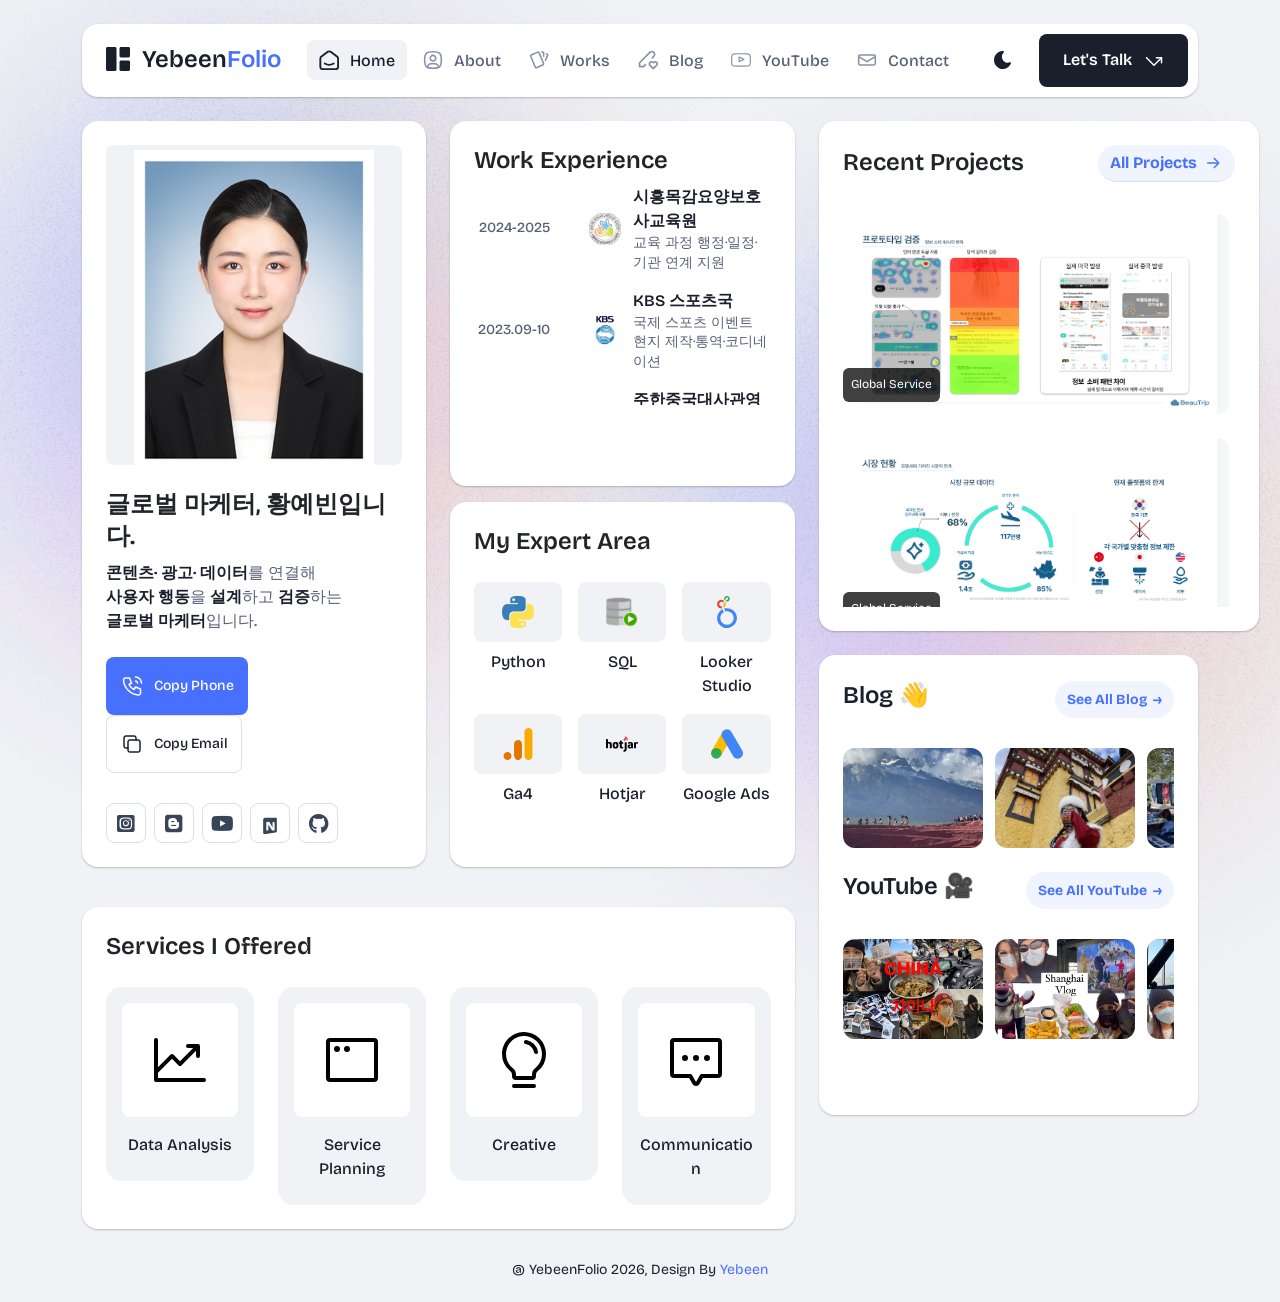
<file: index.html>
<!doctype html>
<html lang="en">
  <head>
    <!-- Google Tag Manager -->
    <script>
      (function (w, d, s, l, i) {
        w[l] = w[l] || [];
        w[l].push({ "gtm.start": new Date().getTime(), event: "gtm.js" });
        var f = d.getElementsByTagName(s)[0],
          j = d.createElement(s),
          dl = l != "dataLayer" ? "&l=" + l : "";
        j.async = true;
        j.src = "https://www.googletagmanager.com/gtm.js?id=" + i + dl;
        f.parentNode.insertBefore(j, f);
      })(window, document, "script", "dataLayer", "GTM-PL3CHTKC");
    </script>
    <!-- End Google Tag Manager -->
    <meta charset="UTF-8" />
    <meta http-equiv="X-UA-Compatible" content="IE=edge" />
    <title>Yebeen folio</title>
    <meta
      name="description"
      content="Bentofolio - Bootstrap Personal Portfolio Template"
    />
    <meta name="viewport" content="width=device-width, initial-scale=1" />
    <!-- <base href="/Yebeen-folio/" /> -->

    <link
      rel="shortcut icon"
      type="image/x-icon"
      href="assets/img/favicon.svg"
    />
    <!-- Place favicon.ico in the root directory -->

    <!-- CSS here -->
    <link rel="stylesheet" href="assets/css/bootstrap.min.css" />
    <link rel="stylesheet" href="assets/fontawsome/css/all.min.css" />
    <link rel="stylesheet" href="assets/fontawsome/css/fontawesome.min.css" />
    <link rel="stylesheet" href="assets/css/slick.css" />
    <link rel="stylesheet" href="assets/css/magnific-popup.css" />
    <link rel="stylesheet" href="assets/css/style.css" />
    <link rel="stylesheet" href="assets/css/responsive.css" />
  </head>

  <body>
    <!-- Google Tag Manager (noscript) -->
    <noscript
      ><iframe
        src="https://www.googletagmanager.com/ns.html?id=GTM-PL3CHTKC"
        height="0"
        width="0"
        style="display: none; visibility: hidden"
      ></iframe
    ></noscript>
    <!-- End Google Tag Manager (noscript) -->
    <div id="page-content">
      <!-- header part start -->
      <header class="header-area">
        <nav class="navbar">
          <div class="container">
            <div class="menu-container">
              <div class="logo">
                <a class="navbar-brand me-0" href="index.html">
                  <svg
                    width="24"
                    height="24"
                    viewBox="0 0 24 24"
                    fill="none"
                    xmlns="http://www.w3.org/2000/svg"
                  >
                    <path
                      d="M0 1.5C0 1.10218 0.158035 0.720644 0.43934 0.43934C0.720644 0.158035 1.10218 0 1.5 0L9 0C9.39782 0 9.77936 0.158035 10.0607 0.43934C10.342 0.720644 10.5 1.10218 10.5 1.5V22.5C10.5 22.8978 10.342 23.2794 10.0607 23.5607C9.77936 23.842 9.39782 24 9 24H1.5C1.10218 24 0.720644 23.842 0.43934 23.5607C0.158035 23.2794 0 22.8978 0 22.5V1.5ZM13.5 1.5C13.5 1.10218 13.658 0.720644 13.9393 0.43934C14.2206 0.158035 14.6022 0 15 0L22.5 0C22.8978 0 23.2794 0.158035 23.5607 0.43934C23.842 0.720644 24 1.10218 24 1.5V9C24 9.39782 23.842 9.77936 23.5607 10.0607C23.2794 10.342 22.8978 10.5 22.5 10.5H15C14.6022 10.5 14.2206 10.342 13.9393 10.0607C13.658 9.77936 13.5 9.39782 13.5 9V1.5ZM13.5 15C13.5 14.6022 13.658 14.2206 13.9393 13.9393C14.2206 13.658 14.6022 13.5 15 13.5H22.5C22.8978 13.5 23.2794 13.658 23.5607 13.9393C23.842 14.2206 24 14.6022 24 15V22.5C24 22.8978 23.842 23.2794 23.5607 23.5607C23.2794 23.842 22.8978 24 22.5 24H15C14.6022 24 14.2206 23.842 13.9393 23.5607C13.658 23.2794 13.5 22.8978 13.5 22.5V15Z"
                      class="logo-icon"
                    />
                  </svg>
                  <span>Yebeen<span class="primary">Folio</span></span>
                </a>
              </div>
              <div class="navbar-main d-flex flex-grow-1">
                <div class="logo inner-logo d-block d-xl-none">
                  <a class="navbar-brand me-0" href="index.html">
                    <svg
                      width="24"
                      height="24"
                      viewBox="0 0 24 24"
                      fill="none"
                      xmlns="http://www.w3.org/2000/svg"
                    >
                      <path
                        d="M0 1.5C0 1.10218 0.158035 0.720644 0.43934 0.43934C0.720644 0.158035 1.10218 0 1.5 0L9 0C9.39782 0 9.77936 0.158035 10.0607 0.43934C10.342 0.720644 10.5 1.10218 10.5 1.5V22.5C10.5 22.8978 10.342 23.2794 10.0607 23.5607C9.77936 23.842 9.39782 24 9 24H1.5C1.10218 24 0.720644 23.842 0.43934 23.5607C0.158035 23.2794 0 22.8978 0 22.5V1.5ZM13.5 1.5C13.5 1.10218 13.658 0.720644 13.9393 0.43934C14.2206 0.158035 14.6022 0 15 0L22.5 0C22.8978 0 23.2794 0.158035 23.5607 0.43934C23.842 0.720644 24 1.10218 24 1.5V9C24 9.39782 23.842 9.77936 23.5607 10.0607C23.2794 10.342 22.8978 10.5 22.5 10.5H15C14.6022 10.5 14.2206 10.342 13.9393 10.0607C13.658 9.77936 13.5 9.39782 13.5 9V1.5ZM13.5 15C13.5 14.6022 13.658 14.2206 13.9393 13.9393C14.2206 13.658 14.6022 13.5 15 13.5H22.5C22.8978 13.5 23.2794 13.658 23.5607 13.9393C23.842 14.2206 24 14.6022 24 15V22.5C24 22.8978 23.842 23.2794 23.5607 23.5607C23.2794 23.842 22.8978 24 22.5 24H15C14.6022 24 14.2206 23.842 13.9393 23.5607C13.658 23.2794 13.5 22.8978 13.5 22.5V15Z"
                        class="logo-icon"
                      />
                    </svg>
                    <span>Yebeen<span class="primary">Folio</span></span>
                  </a>
                </div>
                <ul class="navbar-info mx-auto">
                  <li class="nav-item">
                    <a
                      class="nav-link active"
                      aria-current="page"
                      href="index.html"
                    >
                      <svg
                        class="nav-icon"
                        viewBox="0 0 15 15"
                        fill="none"
                        xmlns="http://www.w3.org/2000/svg"
                      >
                        <path
                          d="M13.475 4.92481L9.03083 1.46814C8.64082 1.16473 8.1608 1 7.66667 1C7.17254 1 6.69251 1.16473 6.3025 1.46814L1.8575 4.92481C1.59037 5.13254 1.37424 5.39858 1.22563 5.7026C1.07701 6.00662 0.99984 6.34058 1 6.67897V12.679C1 13.121 1.17559 13.5449 1.48816 13.8575C1.80072 14.17 2.22464 14.3456 2.66667 14.3456H12.6667C13.1087 14.3456 13.5326 14.17 13.8452 13.8575C14.1577 13.5449 14.3333 13.121 14.3333 12.679V6.67897C14.3333 5.99314 14.0167 5.34564 13.475 4.92481Z"
                          stroke-width="1.4"
                          stroke-linecap="round"
                          stroke-linejoin="round"
                        />
                        <path
                          d="M10.9753 10.1665C9.13359 11.2773 6.14859 11.2773 4.30859 10.1665"
                          stroke-width="1.4"
                          stroke-linecap="round"
                          stroke-linejoin="round"
                        />
                      </svg>
                      <span>Home</span>
                    </a>
                  </li>
                  <li class="nav-item">
                    <a class="nav-link" href="about.html">
                      <svg
                        class="nav-icon"
                        viewBox="0 0 18 18"
                        fill="none"
                        xmlns="http://www.w3.org/2000/svg"
                      >
                        <path
                          d="M9 9.8335C9.66304 9.8335 10.2989 9.5701 10.7678 9.10126C11.2366 8.63242 11.5 7.99654 11.5 7.3335C11.5 6.67045 11.2366 6.03457 10.7678 5.56573C10.2989 5.09689 9.66304 4.8335 9 4.8335C8.33696 4.8335 7.70107 5.09689 7.23223 5.56573C6.76339 6.03457 6.5 6.67045 6.5 7.3335C6.5 7.99654 6.76339 8.63242 7.23223 9.10126C7.70107 9.5701 8.33696 9.8335 9 9.8335Z"
                          stroke-width="1.4"
                          stroke-linecap="round"
                          stroke-linejoin="round"
                        />
                        <path
                          d="M9 1.5C15 1.5 16.5 3 16.5 9C16.5 15 15 16.5 9 16.5C3 16.5 1.5 15 1.5 9C1.5 3 3 1.5 9 1.5Z"
                          stroke-width="1.4"
                          stroke-linecap="round"
                          stroke-linejoin="round"
                        />
                        <path
                          d="M4 15.7085V15.6668C4 14.7828 4.35119 13.9349 4.97631 13.3098C5.60143 12.6847 6.44928 12.3335 7.33333 12.3335H10.6667C11.5507 12.3335 12.3986 12.6847 13.0237 13.3098C13.6488 13.9349 14 14.7828 14 15.6668V15.7085"
                          stroke-width="1.4"
                          stroke-linecap="round"
                          stroke-linejoin="round"
                        />
                      </svg>
                      About
                    </a>
                  </li>
                  <!-- <li class="nav-item">
                    <a class="nav-link" href="services.html">
                      <svg
                        class="nav-icon"
                        viewBox="0 0 16 16"
                        fill="none"
                        xmlns="http://www.w3.org/2000/svg"
                      >
                        <path
                          d="M7.99967 1.3335L1.33301 4.66683L7.99967 8.00016L14.6663 4.66683L7.99967 1.3335Z"
                          stroke-width="1.4"
                          stroke-linecap="round"
                          stroke-linejoin="round"
                        />
                        <path
                          d="M1.33301 8L7.99967 11.3333L14.6663 8"
                          stroke-width="1.4"
                          stroke-linecap="round"
                          stroke-linejoin="round"
                        />
                        <path
                          d="M1.33301 11.3335L7.99967 14.6668L14.6663 11.3335"
                          stroke-width="1.4"
                          stroke-linecap="round"
                          stroke-linejoin="round"
                        />
                      </svg>
                      Services
                    </a>
                  </li> -->
                  <li class="nav-item">
                    <a class="nav-link" href="portfolio.html">
                      <svg
                        class="nav-icon"
                        viewBox="0 0 18 17"
                        fill="none"
                        xmlns="http://www.w3.org/2000/svg"
                      >
                        <path
                          d="M2.00326 3.99733L7.95159 1.40649C8.04974 1.36442 8.15533 1.34243 8.26212 1.34181C8.3689 1.34119 8.47473 1.36196 8.57337 1.40289C8.67201 1.44382 8.76145 1.50408 8.83642 1.58013C8.9114 1.65617 8.97039 1.74646 9.00992 1.84566L13.1133 11.764C13.1985 11.9651 13.2014 12.1917 13.1213 12.3949C13.0412 12.5982 12.8845 12.7618 12.6849 12.8507L6.73742 15.4415C6.63922 15.4837 6.53356 15.5058 6.42668 15.5065C6.3198 15.5072 6.21387 15.4864 6.11514 15.4455C6.0164 15.4046 5.92688 15.3442 5.85184 15.2681C5.7768 15.192 5.71778 15.1016 5.67826 15.0023L1.57492 5.08316C1.48963 4.88204 1.48673 4.65546 1.56684 4.45222C1.64696 4.24898 1.80367 4.08616 2.00326 3.99733Z"
                          stroke-width="1.4"
                          stroke-linecap="round"
                          stroke-linejoin="round"
                        />
                        <path
                          d="M11.5 1.3335H12.3333C12.5543 1.3335 12.7663 1.42129 12.9226 1.57757C13.0789 1.73385 13.1667 1.94582 13.1667 2.16683V5.0835"
                          stroke-width="1.4"
                          stroke-linecap="round"
                          stroke-linejoin="round"
                        />
                        <path
                          d="M15.6663 3C15.8863 3.09333 16.0997 3.18083 16.3063 3.2625C16.5098 3.34882 16.6706 3.51241 16.7534 3.71729C16.8362 3.92217 16.8343 4.15155 16.748 4.355L14.833 8.83334"
                          stroke-width="1.4"
                          stroke-linecap="round"
                          stroke-linejoin="round"
                        />
                      </svg>
                      Works
                    </a>
                  </li>
                  <li class="nav-item">
                    <a class="nav-link" href="blog.html">
                      <svg
                        class="nav-icon"
                        viewBox="0 0 17 16"
                        fill="none"
                        xmlns="http://www.w3.org/2000/svg"
                      >
                        <path
                          d="M12.1663 6.16676L13.4163 4.91676C13.6352 4.69789 13.8088 4.43805 13.9273 4.15208C14.0457 3.86612 14.1067 3.55962 14.1067 3.25009C14.1067 2.94056 14.0457 2.63406 13.9273 2.3481C13.8088 2.06213 13.6352 1.80229 13.4163 1.58342C13.1975 1.36455 12.9376 1.19094 12.6517 1.07248C12.3657 0.954033 12.0592 0.893066 11.7497 0.893066C11.4401 0.893066 11.1336 0.954033 10.8477 1.07248C10.5617 1.19094 10.3019 1.36455 10.083 1.58342L1.33301 10.3334V13.6668H4.66634L6.33301 12.0001"
                          stroke-width="1.4"
                          stroke-linecap="round"
                          stroke-linejoin="round"
                        />
                        <path
                          d="M13.0004 15.3335L15.7921 12.5968C15.9633 12.4307 16.0995 12.232 16.1926 12.0124C16.2857 11.7927 16.3339 11.5567 16.3343 11.3181C16.3347 11.0796 16.2873 10.8434 16.1948 10.6235C16.1024 10.4035 15.9669 10.2044 15.7963 10.0377C15.448 9.69712 14.9806 9.50602 14.4935 9.50509C14.0065 9.50415 13.5383 9.69346 13.1888 10.0327L13.0021 10.216L12.8163 10.0327C12.4681 9.69237 12.0008 9.50143 11.5139 9.50049C11.0271 9.49956 10.5591 9.68871 10.2096 10.0277C10.0383 10.1937 9.9021 10.3924 9.80891 10.612C9.71572 10.8316 9.66746 11.0677 9.667 11.3062C9.66653 11.5447 9.71386 11.781 9.80619 12.0009C9.89853 12.2209 10.034 12.4201 10.2046 12.5868L13.0004 15.3335Z"
                          stroke-width="1.4"
                          stroke-linecap="round"
                          stroke-linejoin="round"
                        />
                      </svg>
                      Blog
                    </a>
                  </li>
                  <li class="nav-item">
                    <a class="nav-link" href="youtube.html">
                      <svg
                        class="nav-icon"
                        viewBox="0 0 24 24"
                        fill="none"
                        xmlns="http://www.w3.org/2000/svg"
                      >
                        <path
                          d="M23 7.5C23 7.5 22.8 6.1 22.2 5.5C21.5 4.8 20.7 4.8 20.3 4.7C17.5 4.5 12 4.5 12 4.5H12C12 4.5 6.5 4.5 3.7 4.7C3.3 4.8 2.5 4.8 1.8 5.5C1.2 6.1 1 7.5 1 7.5C1 7.5 0.8 9.3 0.8 11.1V12.9C0.8 14.7 1 16.5 1 16.5C1 16.5 1.2 17.9 1.8 18.5C2.5 19.2 3.4 19.1 3.8 19.2C6.6 19.4 12 19.4 12 19.4C12 19.4 17.5 19.4 20.3 19.2C20.7 19.1 21.5 19.2 22.2 18.5C22.8 17.9 23 16.5 23 16.5C23 16.5 23.2 14.7 23.2 12.9V11.1C23.2 9.3 23 7.5 23 7.5Z"
                          stroke-width="1.4"
                          stroke-linecap="round"
                          stroke-linejoin="round"
                        />
                        <path
                          d="M9.75 14.02L15.5 11.25L9.75 8.48V14.02Z"
                          stroke-width="1.4"
                          stroke-linecap="round"
                          stroke-linejoin="round"
                        />
                      </svg>
                      YouTube
                    </a>
                  </li>

                  <li class="nav-item">
                    <a class="nav-link" href="contact.html">
                      <svg
                        class="nav-icon"
                        viewBox="0 0 18 18"
                        fill="none"
                        xmlns="http://www.w3.org/2000/svg"
                      >
                        <path
                          d="M3 4.5H15C15.8284 4.5 16.5 5.17157 16.5 6V12C16.5 12.8284 15.8284 13.5 15 13.5H3C2.17157 13.5 1.5 12.8284 1.5 12V6C1.5 5.17157 2.17157 4.5 3 4.5Z"
                          stroke-width="1.4"
                          stroke-linecap="round"
                          stroke-linejoin="round"
                        />
                        <path
                          d="M1.5 6L9 10.5L16.5 6"
                          stroke-width="1.4"
                          stroke-linecap="round"
                          stroke-linejoin="round"
                        />
                      </svg>
                      Contact
                    </a>
                  </li>

                  <!-- <li class="nav-item">
                    <a class="nav-link" href="contact.html">
                      <svg
                        class="nav-icon"
                        viewBox="0 0 18 17"
                        fill="none"
                        xmlns="http://www.w3.org/2000/svg"
                      >
                        <path
                          d="M5.66699 5.5H12.3337"
                          stroke-width="1.4"
                          stroke-linecap="round"
                          stroke-linejoin="round"
                        />
                        <path
                          d="M5.66699 8.8335H10.667"
                          stroke-width="1.4"
                          stroke-linecap="round"
                          stroke-linejoin="round"
                        />
                        <path
                          d="M14 1.3335C14.663 1.3335 15.2989 1.59689 15.7678 2.06573C16.2366 2.53457 16.5 3.17045 16.5 3.8335V10.5002C16.5 11.1632 16.2366 11.7991 15.7678 12.2679C15.2989 12.7368 14.663 13.0002 14 13.0002H9.83333L5.66667 15.5002V13.0002H4C3.33696 13.0002 2.70107 12.7368 2.23223 12.2679C1.76339 11.7991 1.5 11.1632 1.5 10.5002V3.8335C1.5 3.17045 1.76339 2.53457 2.23223 2.06573C2.70107 1.59689 3.33696 1.3335 4 1.3335H14Z"
                          stroke-width="1.4"
                          stroke-linecap="round"
                          stroke-linejoin="round"
                        />
                      </svg>
                      Contact
                    </a>
                  </li> -->
                </ul>
                <div class="header-right-info d-flex align-items-center">
                  <button class="theme-control-btn">
                    <span class="dark">
                      <svg
                        width="24"
                        height="24"
                        viewBox="0 0 24 24"
                        fill="none"
                        xmlns="http://www.w3.org/2000/svg"
                      >
                        <path
                          d="M11.8005 3C10.207 3.0003 8.64356 3.44286 7.27683 4.28049C5.91011 5.11811 4.79139 6.31937 4.04002 7.75612C3.28865 9.19288 2.93281 10.8112 3.01046 12.4386C3.08811 14.0659 3.59633 15.6411 4.48091 16.9963C5.3655 18.3514 6.59326 19.4356 8.03324 20.1333C9.47322 20.8309 11.0714 21.1157 12.6573 20.9574C14.2432 20.7991 15.7573 20.2036 17.0381 19.2344C18.319 18.2652 19.3185 16.9587 19.9301 15.4542C20.2302 14.7162 19.5111 13.9746 18.7875 14.2752C17.5475 14.7888 16.1706 14.8418 14.8963 14.425C13.622 14.0082 12.5308 13.1479 11.8126 11.9937C11.0943 10.8396 10.7943 9.4645 10.9648 8.10764C11.1353 6.75077 11.7655 5.49792 12.7458 4.5669L12.8136 4.4949C13.2986 3.9279 12.913 3.0072 12.1464 3.0072H11.9122L11.8524 3.0018L11.7996 3H11.8005Z"
                          fill="#1A1F2C"
                        />
                      </svg>
                      <small class="theme-text d-block d-xl-none"
                        >Change appearance</small
                      >
                    </span>
                    <span class="light">
                      <svg
                        width="24"
                        height="24"
                        viewBox="0 0 24 24"
                        fill="none"
                        xmlns="http://www.w3.org/2000/svg"
                      >
                        <path
                          d="M12 19C12.2449 19 12.4813 19.09 12.6644 19.2527C12.8474 19.4155 12.9643 19.6397 12.993 19.883L13 20V21C12.9997 21.2549 12.9021 21.5 12.7272 21.6854C12.5522 21.8707 12.313 21.9822 12.0586 21.9972C11.8042 22.0121 11.5536 21.9293 11.3582 21.7657C11.1627 21.6021 11.0371 21.3701 11.007 21.117L11 21V20C11 19.7348 11.1054 19.4804 11.2929 19.2929C11.4804 19.1054 11.7348 19 12 19Z"
                          fill="#FD7E41"
                        />
                        <path
                          d="M18.3127 16.9099L18.4067 16.9929L19.1067 17.6929C19.2861 17.8729 19.3902 18.1144 19.398 18.3683C19.4057 18.6223 19.3165 18.8697 19.1485 19.0602C18.9804 19.2508 18.7462 19.3702 18.4933 19.3943C18.2403 19.4184 17.9877 19.3454 17.7867 19.1899L17.6927 19.1069L16.9927 18.4069C16.8202 18.2347 16.7165 18.0053 16.7012 17.7619C16.6859 17.5186 16.76 17.278 16.9097 17.0855C17.0593 16.893 17.2741 16.7618 17.5137 16.7166C17.7533 16.6713 18.0012 16.7152 18.2107 16.8399L18.3127 16.9099Z"
                          fill="#FD7E41"
                        />
                        <path
                          d="M7.00747 16.993C7.17965 17.1652 7.28308 17.3943 7.29836 17.6373C7.31364 17.8803 7.23972 18.1206 7.09047 18.313L7.00747 18.407L6.30747 19.107C6.12751 19.2863 5.88604 19.3905 5.63209 19.3982C5.37814 19.406 5.13076 19.3168 4.94019 19.1487C4.74963 18.9807 4.63017 18.7464 4.60607 18.4935C4.58198 18.2406 4.65506 17.988 4.81047 17.787L4.89347 17.693L5.59347 16.993C5.781 16.8055 6.03531 16.7002 6.30047 16.7002C6.56563 16.7002 6.81994 16.8055 7.00747 16.993Z"
                          fill="#FD7E41"
                        />
                        <path
                          d="M3.99987 11C4.25475 11.0003 4.4999 11.0979 4.68524 11.2728C4.87057 11.4478 4.9821 11.687 4.99704 11.9414C5.01198 12.1958 4.92919 12.4464 4.7656 12.6418C4.60201 12.8373 4.36996 12.9629 4.11687 12.993L3.99987 13H2.99987C2.74499 12.9997 2.49984 12.9021 2.3145 12.7272C2.12916 12.5522 2.01763 12.313 2.0027 12.0586C1.98776 11.8042 2.07054 11.5536 2.23413 11.3582C2.39772 11.1627 2.62977 11.0371 2.88287 11.007L2.99987 11H3.99987Z"
                          fill="#FD7E41"
                        />
                        <path
                          d="M20.9999 11C21.2547 11.0003 21.4999 11.0979 21.6852 11.2728C21.8706 11.4478 21.9821 11.687 21.997 11.9414C22.012 12.1958 21.9292 12.4464 21.7656 12.6418C21.602 12.8373 21.37 12.9629 21.1169 12.993L20.9999 13H19.9999C19.745 12.9997 19.4998 12.9021 19.3145 12.7272C19.1292 12.5522 19.0176 12.313 19.0027 12.0586C18.9878 11.8042 19.0705 11.5536 19.2341 11.3582C19.3977 11.1627 19.6298 11.0371 19.8829 11.007L19.9999 11H20.9999Z"
                          fill="#FD7E41"
                        />
                        <path
                          d="M6.21264 4.80985L6.30664 4.89285L7.00664 5.59285C7.18599 5.77281 7.29011 6.01429 7.29787 6.26824C7.30562 6.52219 7.21642 6.76957 7.04839 6.96013C6.88036 7.1507 6.64609 7.27016 6.39316 7.29425C6.14024 7.31834 5.88763 7.24526 5.68664 7.08985L5.59264 7.00685L4.89264 6.30685C4.72073 6.13453 4.61757 5.90543 4.6025 5.66248C4.58744 5.41954 4.6615 5.17945 4.8108 4.98721C4.9601 4.79497 5.1744 4.66378 5.41351 4.61824C5.65262 4.57271 5.90013 4.61594 6.10964 4.73985L6.21264 4.80985Z"
                          fill="#FD7E41"
                        />
                        <path
                          d="M19.1071 4.89288C19.2793 5.06508 19.3827 5.29418 19.398 5.5372C19.4132 5.78023 19.3393 6.02048 19.1901 6.21288L19.1071 6.30688L18.4071 7.00688C18.2271 7.18623 17.9856 7.29036 17.7317 7.29811C17.4777 7.30587 17.2304 7.21667 17.0398 7.04864C16.8492 6.8806 16.7298 6.64633 16.7057 6.39341C16.6816 6.14049 16.7547 5.88788 16.9101 5.68688L16.9931 5.59288L17.6931 4.89288C17.8806 4.70541 18.1349 4.6001 18.4001 4.6001C18.6652 4.6001 18.9196 4.70541 19.1071 4.89288Z"
                          fill="#FD7E41"
                        />
                        <path
                          d="M12 2C12.2449 2.00003 12.4813 2.08996 12.6644 2.25272C12.8474 2.41547 12.9643 2.63975 12.993 2.883L13 3V4C12.9997 4.25488 12.9021 4.50003 12.7272 4.68537C12.5522 4.8707 12.313 4.98223 12.0586 4.99717C11.8042 5.01211 11.5536 4.92933 11.3582 4.76573C11.1627 4.60214 11.0371 4.3701 11.007 4.117L11 4V3C11 2.73478 11.1054 2.48043 11.2929 2.29289C11.4804 2.10536 11.7348 2 12 2Z"
                          fill="#FD7E41"
                        />
                        <path
                          d="M12 7C12.9797 6.99994 13.9378 7.28769 14.7553 7.8275C15.5729 8.36731 16.2138 9.1354 16.5986 10.0364C16.9833 10.9373 17.0949 11.9315 16.9195 12.8953C16.7441 13.8592 16.2893 14.7502 15.6118 15.4579C14.9343 16.1655 14.0638 16.6585 13.1085 16.8756C12.1532 17.0928 11.1552 17.0245 10.2383 16.6793C9.3215 16.334 8.52629 15.7271 7.95146 14.9338C7.37663 14.1405 7.04752 13.1958 7.005 12.217L7 12L7.005 11.783C7.06092 10.4958 7.61161 9.27978 8.54222 8.38866C9.47284 7.49754 10.7115 7.00007 12 7Z"
                          fill="#FD7E41"
                        />
                      </svg>
                      <small class="theme-text d-block d-xl-none"
                        >Change appearance</small
                      >
                    </span>
                  </button>
                  <a href="contact.html" class="lets-talk-btn">
                    Let's Talk
                    <svg
                      class="icon"
                      width="20"
                      height="20"
                      viewBox="0 0 20 20"
                      fill="none"
                      xmlns="http://www.w3.org/2000/svg"
                    >
                      <path
                        d="M17.5 11.6665V6.6665H12.5"
                        stroke="white"
                        stroke-width="1.5"
                        stroke-linecap="round"
                        stroke-linejoin="round"
                      />
                      <path
                        d="M17.5 6.6665L10 14.1665L2.5 6.6665"
                        stroke="white"
                        stroke-width="1.5"
                        stroke-linecap="round"
                        stroke-linejoin="round"
                      />
                    </svg>
                  </a>
                </div>
              </div>
              <div class="mobile-menu-overlay d-block d-lg-none"></div>
              <div class="mobile-menu-control-bar d-block d-xl-none">
                <button class="mobile-menu-control-bar">
                  <i class="fas fa-bars"></i>
                </button>
              </div>
            </div>
          </div>
        </nav>
      </header>
      <!-- header part end -->

      <!-- main area part start -->
      <main>
        <section class="home-area">
          <div class="container">
            <div class="home-layout">
              <div class="left-area">
                <div class="left-inner">
                  <div class="row g-4">
                    <div class="col-xl-6 col-md-12">
                      <div class="card profile-card h-100">
                        <div class="card-body">
                          <div class="image text-center">
                            <img
                              src="assets/img/images/profile.png"
                              alt="황예빈 취업사진"
                            />
                          </div>
                          <div class="text">
                            <h3 class="card-title">
                              글로벌 마케터, 황예빈입니다.
                            </h3>
                            <p>
                              <span>콘텐츠·</span>
                              <span>광고·</span>
                              <span>데이터</span>를 연결해<br />
                              <span>사용자 행동</span>을 <span>설계</span>하고
                              <span>검증</span>하는
                              <span>글로벌 마케터</span>입니다.
                            </p>

                            <div class="common-button-groups">
                              <button
                                class="btn btn-call"
                                data-clipboard-text="010-9900-9794"
                              >
                                <svg
                                  class="icon"
                                  width="24"
                                  height="24"
                                  viewBox="0 0 24 24"
                                  fill="none"
                                  xmlns="http://www.w3.org/2000/svg"
                                >
                                  <path
                                    d="M5.5 4H9.5L11.5 9L9 10.5C10.071 12.6715 11.8285 14.429 14 15.5L15.5 13L20.5 15V19C20.5 19.5304 20.2893 20.0391 19.9142 20.4142C19.5391 20.7893 19.0304 21 18.5 21C14.5993 20.763 10.9202 19.1065 8.15683 16.3432C5.3935 13.5798 3.73705 9.90074 3.5 6C3.5 5.46957 3.71071 4.96086 4.08579 4.58579C4.46086 4.21071 4.96957 4 5.5 4Z"
                                    stroke="white"
                                    stroke-width="1.5"
                                    stroke-linecap="round"
                                    stroke-linejoin="round"
                                  />
                                  <path
                                    d="M15.5 7C16.0304 7 16.5391 7.21071 16.9142 7.58579C17.2893 7.96086 17.5 8.46957 17.5 9"
                                    stroke="white"
                                    stroke-width="1.5"
                                    stroke-linecap="round"
                                    stroke-linejoin="round"
                                  />
                                  <path
                                    d="M15.5 3C17.0913 3 18.6174 3.63214 19.7426 4.75736C20.8679 5.88258 21.5 7.4087 21.5 9"
                                    stroke="white"
                                    stroke-width="1.5"
                                    stroke-linecap="round"
                                    stroke-linejoin="round"
                                  />
                                </svg>
                                Copy Phone
                              </button>
                              <button
                                class="btn btn-copy"
                                data-clipboard-text="yb8259@naver.com"
                              >
                                <svg
                                  class="icon"
                                  width="24"
                                  height="24"
                                  viewBox="0 0 24 24"
                                  fill="none"
                                  xmlns="http://www.w3.org/2000/svg"
                                >
                                  <path
                                    d="M8 10C8 9.46957 8.21071 8.96086 8.58579 8.58579C8.96086 8.21071 9.46957 8 10 8H18C18.5304 8 19.0391 8.21071 19.4142 8.58579C19.7893 8.96086 20 9.46957 20 10V18C20 18.5304 19.7893 19.0391 19.4142 19.4142C19.0391 19.7893 18.5304 20 18 20H10C9.46957 20 8.96086 19.7893 8.58579 19.4142C8.21071 19.0391 8 18.5304 8 18V10Z"
                                    stroke-width="1.5"
                                    stroke-linecap="round"
                                    stroke-linejoin="round"
                                  />
                                  <path
                                    d="M16 8V6C16 5.46957 15.7893 4.96086 15.4142 4.58579C15.0391 4.21071 14.5304 4 14 4H6C5.46957 4 4.96086 4.21071 4.58579 4.58579C4.21071 4.96086 4 5.46957 4 6V14C4 14.5304 4.21071 15.0391 4.58579 15.4142C4.96086 15.7893 5.46957 16 6 16H8"
                                    stroke-width="1.5"
                                    stroke-linecap="round"
                                    stroke-linejoin="round"
                                  />
                                </svg>
                                Copy Email
                              </button>
                            </div>
                            <div class="social-media-icon">
                              <ul class="list-unstyled">
                                <li>
                                  <a
                                    href="https://www.instagram.com/yebeen_h"
                                    target="_blank"
                                    ><i class="fab fa-instagram-square"></i
                                  ></a>
                                </li>
                                <li>
                                  <a
                                    href="https://blog.naver.com/yb8259"
                                    target="_blank"
                                    ><i class="fab fa-blogger"></i
                                  ></a>
                                </li>
                                <li>
                                  <a
                                    href="https://www.youtube.com/@moubeen"
                                    target="_blank"
                                    aria-label="YouTube"
                                  >
                                    <i class="fab fa-youtube"></i>
                                  </a>
                                </li>
                                <li>
                                  <a href="https://www.notion.so/2e840f1986af81dfa955cfcb53361857?v=2e840f1986af81a2ae55000cc8360b7c&source=copy_link" target="_blank" class="notion-icon">
                                    <svg width="20" height="20" viewBox="0 0 256 256" fill="currentColor">
                                      <path d="M54.6 24.6C54.6 24.6 40.5 35.2 40.5 36.6C40.5 38 40.9 224.8 40.9 224.8C40.9 224.8 52.3 232.9 54.6 232.9C56.9 232.9 201.4 211.4 201.4 211.4C201.4 211.4 215.5 202.1 215.5 200.7C215.5 199.3 215.5 31.2 215.5 31.2C215.5 31.2 207.3 23.1 205 23.1C202.7 23.1 54.6 24.6 54.6 24.6ZM184.2 80.5C184.2 80.5 186.8 82.1 186.8 84.5V180.7C186.8 180.7 185.4 184.3 180.4 184.7L156.8 185.9C156.8 185.9 153.8 184.5 152.8 182.5L106.5 108.9V180.7C106.5 180.7 105.1 184.3 100.1 184.7L83.5 185.9C83.5 185.9 80.5 184.5 80.5 182.5V78.5C80.5 78.5 82.3 75.5 85.3 75.5L115.5 74.5C115.5 74.5 118.5 75.5 119.5 77.5L160.5 146.5V78.5C160.5 78.5 162.3 75.5 165.3 75.5L184.2 80.5Z"/>
                                    </svg>
                                  </a>
                                </li>
                                <li>
                                  <a
                                    href="https://github.com/yb8259/yebeen_folio"
                                    target="_blank"
                                    ><i class="fab fa-github"></i
                                  ></a>
                                </li>
                              </ul>
                            </div>
                          </div>
                        </div>
                      </div>
                    </div>
                    <div class="col-xl-6 col-md-12 center-area">
                      <div class="center-stack">
                        <div class="card work-card">
                          <div class="card-body work-experiance-card">
                            <h3 class="card-title">Work Experience</h3>
                            <div class="work-experiance-main">
                              <ul class="work-experiance-slider list-unstyled">
                                <li>
                                  <div class="date">
                                    <p>2024-2025</p>
                                  </div>
                                  <div class="info">
                                    <div class="icon">
                                      <img
                                        src="assets/img/icons/edumokgam.svg"
                                        alt="edumokgam"
                                      />
                                    </div>
                                    <div class="text">
                                      <h4 class="title">
                                        시흥목감요양보호사교육원
                                      </h4>
                                      <h6 class="subtitle">
                                        교육 과정 행정·일정·기관 연계 지원
                                      </h6>
                                    </div>
                                  </div>
                                </li>
                                <li>
                                  <div class="date">
                                    <p>2023.09-10</p>
                                  </div>
                                  <div class="info">
                                    <div class="icon">
                                      <img
                                        src="assets/img/icons/kbs_sports.svg"
                                        alt="kbs_sports"
                                      />
                                    </div>
                                    <div class="text">
                                      <h4 class="title">KBS 스포츠국</h4>
                                      <h6 class="subtitle">
                                        국제 스포츠 이벤트 현지
                                        제작·통역·코디네이션
                                      </h6>
                                    </div>
                                  </div>
                                </li>
                                <li>
                                  <div class="date">
                                    <p>2023.06-08</p>
                                  </div>
                                  <div class="info">
                                    <div class="icon">
                                      <img
                                        src="assets/img/icons/embassy_cn.svg"
                                        alt="embassy_cn"
                                      />
                                    </div>
                                    <div class="text">
                                      <h4 class="title">
                                        주한중국대사관영사부
                                      </h4>
                                      <h6 class="subtitle">
                                        중국 국적자 여권·신분증 영사 행정 지원
                                      </h6>
                                    </div>
                                  </div>
                                </li>
                              </ul>
                              <ul class="work-experiance-slider list-unstyled">
                                <li>
                                  <div class="date">
                                    <p>2024-2025</p>
                                  </div>
                                  <div class="info">
                                    <div class="icon">
                                      <img
                                        src="assets/img/icons/edumokgam.svg"
                                        alt="edumokgam"
                                      />
                                    </div>
                                    <div class="text">
                                      <h4 class="title">
                                        시흥목감요양보호사교육원
                                      </h4>
                                      <h6 class="subtitle">
                                        교육 과정 행정·일정·기관 연계 지원
                                      </h6>
                                    </div>
                                  </div>
                                </li>
                                <li>
                                  <div class="date">
                                    <p>2023.09-10</p>
                                  </div>
                                  <div class="info">
                                    <div class="icon">
                                      <img
                                        src="assets/img/icons/kbs_sports.svg"
                                        alt="kbs_sports"
                                      />
                                    </div>
                                    <div class="text">
                                      <h4 class="title">KBS 스포츠국</h4>
                                      <h6 class="subtitle">
                                        국제 스포츠 이벤트 현지
                                        제작·통역·코디네이션
                                      </h6>
                                    </div>
                                  </div>
                                </li>
                                <li>
                                  <div class="date">
                                    <p>2023.06-08</p>
                                  </div>
                                  <div class="info">
                                    <div class="icon">
                                      <img
                                        src="assets/img/icons/embassy_cn.svg"
                                        alt="embassy_cn"
                                      />
                                    </div>
                                    <div class="text">
                                      <h4 class="title">
                                        주한중국대사관영사부
                                      </h4>
                                      <h6 class="subtitle">
                                        중국 국적자 여권·신분증 영사 행정 지원
                                      </h6>
                                    </div>
                                  </div>
                                </li>
                              </ul>
                            </div>
                          </div>
                        </div>
                        <div class="card expertise-card">
                          <div class="card-body">
                            <h3 class="card-title">My Expert Area</h3>
                            <div class="expertise-main mt-24">
                              <div class="row g-3">
                                <div class="col-xl-4 col-md-4 col-sm-6 col-6">
                                  <div class="expertise-item">
                                    <div class="image text-center">
                                      <img
                                        src="assets/img/icons/python.png"
                                        alt="python"
                                      />
                                    </div>
                                    <div class="text">
                                      <h4 class="title">Python</h4>
                                    </div>
                                  </div>
                                </div>
                                <div class="col-xl-4 col-md-4 col-sm-6 col-6">
                                  <div class="expertise-item">
                                    <div class="image text-center">
                                      <img
                                        src="assets/img/icons/sql4.png"
                                        alt="sql4"
                                      />
                                    </div>
                                    <div class="text">
                                      <h4 class="title">SQL</h4>
                                    </div>
                                  </div>
                                </div>
                                <div class="col-xl-4 col-md-4 col-sm-6 col-6">
                                  <div class="expertise-item">
                                    <div class="image text-center">
                                      <img
                                        src="assets/img/icons/looker-icon-svgrepo-com.svg"
                                        alt="Looker Studio"
                                      />
                                    </div>
                                    <div class="text">
                                      <h4 class="title">Looker Studio</h4>
                                    </div>
                                  </div>
                                </div>
                                <div class="col-xl-4 col-md-4 col-sm-6 col-6">
                                  <div class="expertise-item">
                                    <div class="image text-center">
                                      <img
                                        src="assets/img/icons/google-analytics-4.svg"
                                        alt="Ga4"
                                      />
                                    </div>
                                    <div class="text">
                                      <h4 class="title">Ga4</h4>
                                    </div>
                                  </div>
                                </div>
                                <div class="col-xl-4 col-md-4 col-sm-6 col-6">
                                  <div class="expertise-item">
                                    <div class="image text-center">
                                      <img
                                        src="assets/img/icons/hotjar-2.svg"
                                        alt="Hotjar"
                                      />
                                    </div>
                                    <div class="text">
                                      <h4 class="title">Hotjar</h4>
                                    </div>
                                  </div>
                                </div>
                                <div class="col-xl-4 col-md-4 col-sm-6 col-6">
                                  <div class="expertise-item">
                                    <div class="image text-center">
                                      <img
                                        src="assets/img/icons/google-ads-2.svg"
                                        alt="google ads"
                                      />
                                    </div>
                                    <div class="text">
                                      <h4 class="title">Google Ads</h4>
                                    </div>
                                  </div>
                                </div>
                              </div>
                            </div>
                          </div>
                        </div>
                      </div>
                    </div>
                  </div>
                  <div class="row g-4 mt-0 services-row">
                    <div class="col-12">
                      <div class="card services-card">
                        <div class="card-body">
                          <h3 class="card-title">
                            Services I Offered
                            <!-- <a class="link-btn" href="services.html">
                              See All Services
                              <svg
                                class="icon"
                                width="20"
                                height="20"
                                viewBox="0 0 20 20"
                                fill="none"
                                xmlns="http://www.w3.org/2000/svg"
                              >
                                <path
                                  d="M4.16699 10H15.8337"
                                  stroke="#4770FF"
                                  stroke-width="1.5"
                                  stroke-linecap="round"
                                  stroke-linejoin="round"
                                />
                                <path
                                  d="M10.833 15L15.833 10"
                                  stroke="#4770FF"
                                  stroke-width="1.5"
                                  stroke-linecap="round"
                                  stroke-linejoin="round"
                                />
                                <path
                                  d="M10.833 5L15.833 10"
                                  stroke="#4770FF"
                                  stroke-width="1.5"
                                  stroke-linecap="round"
                                  stroke-linejoin="round"
                                />
                              </svg>
                            </a> -->
                          </h3>
                          <div class="services-main mt-24">
                            <div class="row g-4">
                              <div class="col-md-3 col-sm-6 col-6">
                                <div class="services-item text-center">
                                  <div class="image">
                                    <img
                                      src="assets/img/icons/chart-line-up.svg"
                                      alt="chart"
                                    />
                                  </div>
                                  <div class="text">
                                    <h3 class="title">Data Analysis</h3>
                                  </div>
                                </div>
                              </div>
                              <div class="col-md-3 col-sm-6 col-6">
                                <div class="services-item text-center">
                                  <div class="image">
                                    <img
                                      src="assets/img/icons/app-window.svg"
                                      alt="app-window"
                                    />
                                  </div>
                                  <div class="text">
                                    <h3 class="title">Service Planning</h3>
                                  </div>
                                </div>
                              </div>
                              <div class="col-md-3 col-sm-6 col-6">
                                <div class="services-item text-center">
                                  <div class="image">
                                    <img
                                      src="assets/img/icons/lightbulb.svg"
                                      alt="lightbulb"
                                    />
                                  </div>
                                  <div class="text">
                                    <h3 class="title">Creative</h3>
                                  </div>
                                </div>
                              </div>
                              <div class="col-md-3 col-sm-6 col-6">
                                <div class="services-item text-center">
                                  <div class="image">
                                    <img
                                      src="assets/img/icons/chat-centered-dots.svg"
                                      alt="chat"
                                    />
                                  </div>
                                  <div class="text">
                                    <h3 class="title">Communication</h3>
                                  </div>
                                </div>
                              </div>
                            </div>
                          </div>
                        </div>
                      </div>
                    </div>
                  </div>
                </div>
              </div>
              <div class="right-area">
                <!-- Recent Projects -->
                <div class="card card-projects">
                  <div class="card-body">
                    <h3 class="card-title">
                      Recent Projects
                      <a
                        class="link-btn scroll-cta primary-cta"
                        href="portfolio.html"
                      >
                        All Projects
                        <svg
                          class="icon"
                          width="20"
                          height="20"
                          viewBox="0 0 20 20"
                          fill="none"
                        >
                          <path
                            d="M4.16699 10H15.8337"
                            stroke="#4770FF"
                            stroke-width="1.5"
                          />
                          <path
                            d="M10.833 15L15.833 10"
                            stroke="#4770FF"
                            stroke-width="1.5"
                          />
                          <path
                            d="M10.833 5L15.833 10"
                            stroke="#4770FF"
                            stroke-width="1.5"
                          />
                        </svg>
                      </a>
                    </h3>

                    <!-- 🔽 스크롤 영역 -->
                    <div class="projects-main mt-24">
                      <div class="row g-4">
                        <div class="col-12 project-item">
                          <img
                            src="assets/img/projects/project2표지.png"
                            class="img-fluid w-100 project-thumb"
                            data-full="assets/img/projects/project2표지.png"
                          />
                          <span class="project-tag">Global Service</span>
                        </div>

                        <div class="col-12 project-item">
                          <img
                            src="assets/img/projects/project1표지.png"
                            class="img-fluid w-100 project-thumb"
                            data-full="assets/img/projects/project1표지.png"
                          />
                          <span class="project-tag">Global Service</span>
                        </div>
                        <div class="col-12 project-item">
                          <img
                            src="assets/img/projects/SSG 1표지.png"
                            class="img-fluid w-100 project-thumb"
                            data-full="assets/img/projects/SSG 1표지.png"
                          />
                          <span class="project-tag">Data-Driven Strategy</span>
                        </div>
                        <div class="col-12 project-item">
                          <img
                            src="assets/img/projects/SSG 2표지.png"
                            class="img-fluid w-100 project-thumb"
                            data-full="assets/img/projects/SSG 2표지.png"
                          />
                          <span class="project-tag">Data-driven UX</span>
                        </div>
                      </div>
                    </div>
                  </div>
                </div>

                <!-- Blog -->
                <div class="card lets-talk-together-card">
                  <div class="card-body">
                    <div class="section-header">
                      <h3 class="card-title">Blog 👋</h3>
                      <a class="scroll-cta" href="blog.html">See All Blog</a>
                    </div>

                    <div class="horizontal-scroll-wrapper blog-scroll">
                      <div class="mini-blog-wrapper">
                        <a
                          class="mini-blog-item"
                          href="https://blog.naver.com/yb8259/224158590966"
                        >
                          <img src="assets/img/blog/丽江，lijiang.png" />
                        </a>
                        <a
                          class="mini-blog-item"
                          href="https://blog.naver.com/yb8259/224158566985"
                        >
                          <img
                            src="assets/img/blog/香格里拉，xianggelila.png"
                          />
                        </a>
                        <a
                          class="mini-blog-item"
                          href="https://blog.naver.com/yb8259/224158530603"
                        >
                          <img src="assets/img/blog/大理2，dali.png" />
                        </a>
                        <a
                          class="mini-blog-item"
                          href="https://blog.naver.com/yb8259/224158500917"
                        >
                          <img src="assets/img/blog/大理1，dali.png" />
                        </a>
                      </div>
                    </div>
                    <div class="section-header">
                      <h3 class="card-title">YouTube 🎥</h3>
                      <a class="scroll-cta" href="youtube.html"
                        >See All YouTube</a
                      >
                    </div>

                    <div class="horizontal-scroll-wrapper blog-scroll">
                      <div class="mini-blog-wrapper">
                        <a
                          class="mini-blog-item"
                          href="https://youtu.be/6hkE84vOIfo"
                        >
                          <img src="assets/img/youtube/2023.01.15.png" />
                        </a>
                        <a
                          class="mini-blog-item"
                          href="https://youtu.be/HCBZN2spBRc"
                        >
                          <img src="assets/img/youtube/2022.10.28.png" />
                        </a>
                        <a
                          class="mini-blog-item"
                          href="https://youtu.be/Bb5PHNI4NeM"
                        >
                          <img src="assets/img/youtube/2021.12.11.png" />
                        </a>
                        <a
                          class="mini-blog-item"
                          href="https://youtu.be/jmvWznNdzAg"
                        >
                          <img src="assets/img/youtube/2021.11.09.png" />
                        </a>
                      </div>
                    </div>
                  </div>
                </div>
              </div>
            </div>
          </div>
        </section>
        <!-- background shape area start -->
        <div class="background-shapes">
          <div class="shape-1 common-shape">
            <img src="assets/img/bg/banner-shape-1.png" alt="banner-shape-1" />
          </div>
          <div class="shape-2 common-shape">
            <img src="assets/img/bg/banner-shape-1.png" alt="banner-shape-1" />
          </div>
          <div class="threed-shape-1 move-with-cursor" data-value="1">
            <img src="assets/img/bg/object-3d-1.png" alt="object-3d-1" />
          </div>
          <div class="threed-shape-2 move-with-cursor" data-value="1">
            <img src="assets/img/bg/object-3d-2.png" alt="object-3d-2" />
          </div>
        </div>
        <!-- background shape area end -->
      </main>
      <!-- main area part end -->

      <!-- footer part start -->
      <footer class="footer-area">
        <div class="container">
          <div class="text text-center">
            <p>@ YebeenFolio 2026, Design By <a href="#">Yebeen</a></p>
          </div>
        </div>
      </footer>
      <!-- footer part end -->
    </div>

    <!-- JS here -->
    <script src="assets/js/vendor/jquery-3.6.0.min.js"></script>
    <script src="assets/js/bootstrap.bundle.min.js"></script>
    <script src="assets/js/jquery.magnific-popup.min.js"></script>
    <script src="assets/js/ajax-form.js"></script>
    <script src="assets/js/clipboard.min.js"></script>
    <script src="assets/js/slick.min.js"></script>
    <script src="assets/js/script.js"></script>

    <div class="image-modal" id="imageModal">
      <span class="close-btn">&times;</span>
      <img class="modal-content" id="modalImage" />
    </div>
    <script>
      const modal = document.getElementById("imageModal");
      const modalImg = document.getElementById("modalImage");
      const closeBtn = document.querySelector(".close-btn");

      document.querySelectorAll(".project-thumb").forEach((img) => {
        img.addEventListener("click", () => {
          modal.classList.add("show");
          modalImg.src = img.dataset.full;
        });
      });

      closeBtn.onclick = () => modal.classList.remove("show");
      modal.onclick = (e) =>
        e.target === modal && modal.classList.remove("show");
    </script>
  </body>
</html>
</file>
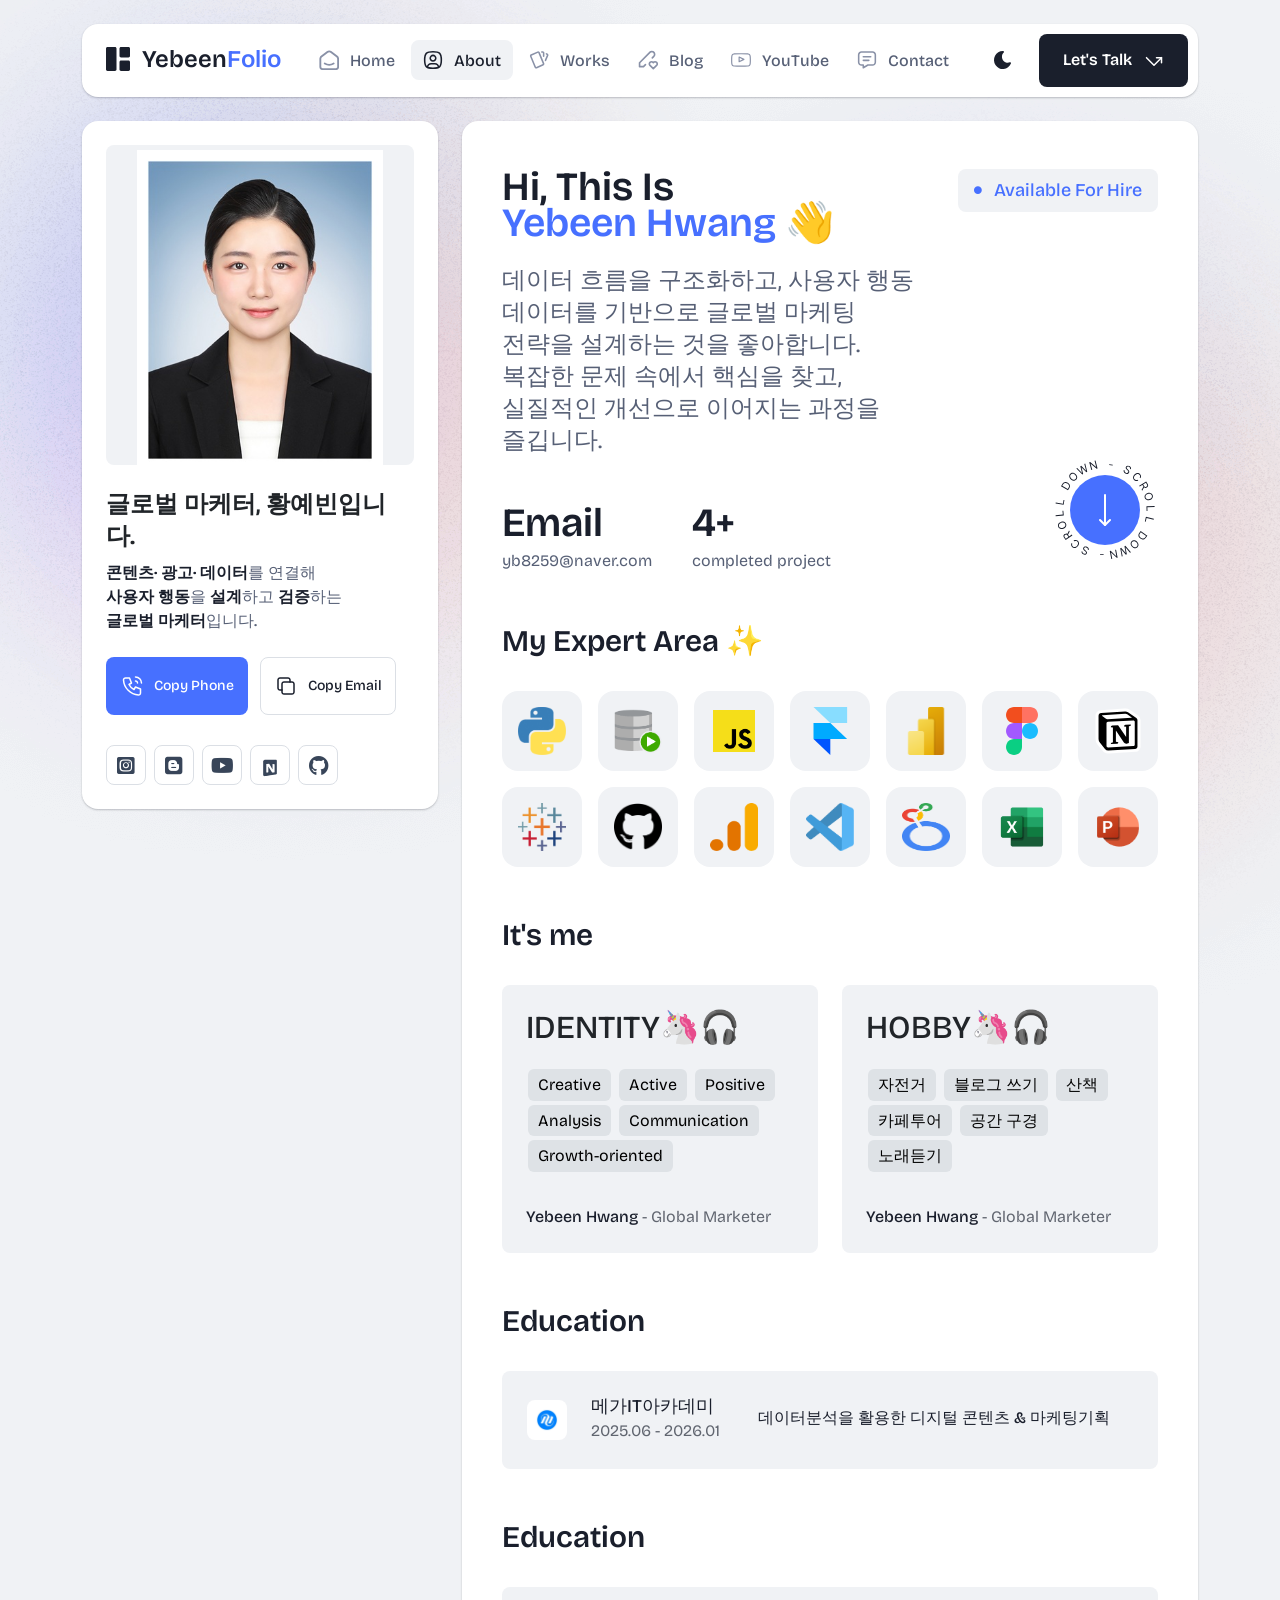
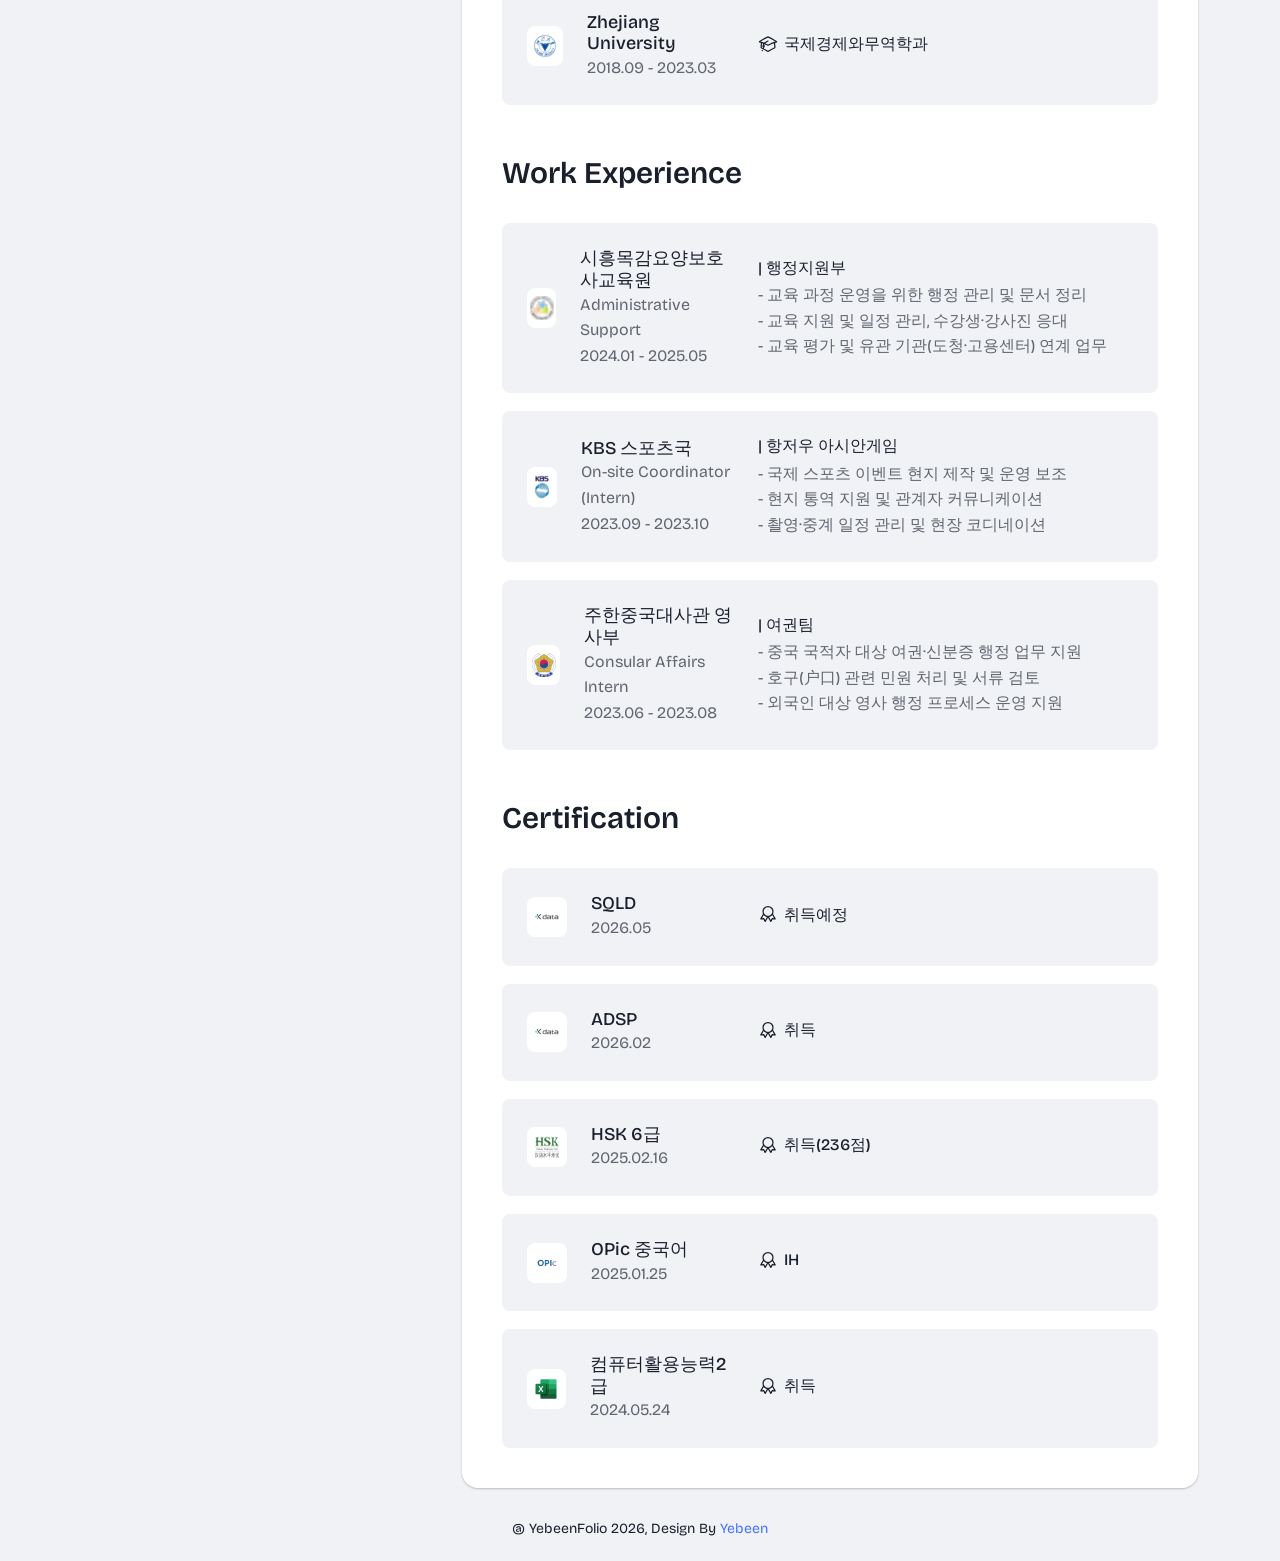
<file: about.html>
<!doctype html>
<html lang="en">
  <head>
    <!-- Google Tag Manager -->
    <script>
      (function (w, d, s, l, i) {
        w[l] = w[l] || [];
        w[l].push({ "gtm.start": new Date().getTime(), event: "gtm.js" });
        var f = d.getElementsByTagName(s)[0],
          j = d.createElement(s),
          dl = l != "dataLayer" ? "&l=" + l : "";
        j.async = true;
        j.src = "https://www.googletagmanager.com/gtm.js?id=" + i + dl;
        f.parentNode.insertBefore(j, f);
      })(window, document, "script", "dataLayer", "GTM-PL3CHTKC");
    </script>
    <!-- End Google Tag Manager -->
    <meta charset="UTF-8" />
    <meta http-equiv="X-UA-Compatible" content="IE=edge" />
    <title>Yebeen Folio</title>
    <meta
      name="description"
      content="Bentofolio - Bootstrap Personal Portfolio Template"
    />
    <meta name="viewport" content="width=device-width, initial-scale=1" />

    <link
      rel="shortcut icon"
      type="image/x-icon"
      href="assets/img/favicon.svg"
    />
    <!-- Place favicon.ico in the root directory -->

    <!-- CSS here -->
    <link rel="stylesheet" href="assets/css/bootstrap.min.css" />
    <link rel="stylesheet" href="assets/fontawsome/css/all.min.css" />
    <link rel="stylesheet" href="assets/fontawsome/css/fontawesome.min.css" />
    <link rel="stylesheet" href="assets/css/slick.css" />
    <link rel="stylesheet" href="assets/css/magnific-popup.css" />
    <link rel="stylesheet" href="assets/css/style.css" />
    <link rel="stylesheet" href="assets/css/responsive.css" />
  </head>

  <body>
    <!-- Google Tag Manager (noscript) -->
    <noscript
      ><iframe
        src="https://www.googletagmanager.com/ns.html?id=GTM-PL3CHTKC"
        height="0"
        width="0"
        style="display: none; visibility: hidden"
      ></iframe
    ></noscript>
    <!-- End Google Tag Manager (noscript) -->
    <div id="page-content">
      <!-- header part start -->
      <header class="header-area">
        <nav class="navbar">
          <div class="container">
            <div class="menu-container">
              <div class="logo">
                <a class="navbar-brand me-0" href="index.html">
                  <svg
                    width="24"
                    height="24"
                    viewBox="0 0 24 24"
                    fill="none"
                    xmlns="http://www.w3.org/2000/svg"
                  >
                    <path
                      d="M0 1.5C0 1.10218 0.158035 0.720644 0.43934 0.43934C0.720644 0.158035 1.10218 0 1.5 0L9 0C9.39782 0 9.77936 0.158035 10.0607 0.43934C10.342 0.720644 10.5 1.10218 10.5 1.5V22.5C10.5 22.8978 10.342 23.2794 10.0607 23.5607C9.77936 23.842 9.39782 24 9 24H1.5C1.10218 24 0.720644 23.842 0.43934 23.5607C0.158035 23.2794 0 22.8978 0 22.5V1.5ZM13.5 1.5C13.5 1.10218 13.658 0.720644 13.9393 0.43934C14.2206 0.158035 14.6022 0 15 0L22.5 0C22.8978 0 23.2794 0.158035 23.5607 0.43934C23.842 0.720644 24 1.10218 24 1.5V9C24 9.39782 23.842 9.77936 23.5607 10.0607C23.2794 10.342 22.8978 10.5 22.5 10.5H15C14.6022 10.5 14.2206 10.342 13.9393 10.0607C13.658 9.77936 13.5 9.39782 13.5 9V1.5ZM13.5 15C13.5 14.6022 13.658 14.2206 13.9393 13.9393C14.2206 13.658 14.6022 13.5 15 13.5H22.5C22.8978 13.5 23.2794 13.658 23.5607 13.9393C23.842 14.2206 24 14.6022 24 15V22.5C24 22.8978 23.842 23.2794 23.5607 23.5607C23.2794 23.842 22.8978 24 22.5 24H15C14.6022 24 14.2206 23.842 13.9393 23.5607C13.658 23.2794 13.5 22.8978 13.5 22.5V15Z"
                      class="logo-icon"
                    />
                  </svg>
                  <span>Yebeen<span class="primary">Folio</span></span>
                </a>
              </div>
              <div class="navbar-main d-flex flex-grow-1">
                <div class="logo inner-logo d-block d-xl-none">
                  <a class="navbar-brand me-0" href="index.html">
                    <svg
                      width="24"
                      height="24"
                      viewBox="0 0 24 24"
                      fill="none"
                      xmlns="http://www.w3.org/2000/svg"
                    >
                      <path
                        d="M0 1.5C0 1.10218 0.158035 0.720644 0.43934 0.43934C0.720644 0.158035 1.10218 0 1.5 0L9 0C9.39782 0 9.77936 0.158035 10.0607 0.43934C10.342 0.720644 10.5 1.10218 10.5 1.5V22.5C10.5 22.8978 10.342 23.2794 10.0607 23.5607C9.77936 23.842 9.39782 24 9 24H1.5C1.10218 24 0.720644 23.842 0.43934 23.5607C0.158035 23.2794 0 22.8978 0 22.5V1.5ZM13.5 1.5C13.5 1.10218 13.658 0.720644 13.9393 0.43934C14.2206 0.158035 14.6022 0 15 0L22.5 0C22.8978 0 23.2794 0.158035 23.5607 0.43934C23.842 0.720644 24 1.10218 24 1.5V9C24 9.39782 23.842 9.77936 23.5607 10.0607C23.2794 10.342 22.8978 10.5 22.5 10.5H15C14.6022 10.5 14.2206 10.342 13.9393 10.0607C13.658 9.77936 13.5 9.39782 13.5 9V1.5ZM13.5 15C13.5 14.6022 13.658 14.2206 13.9393 13.9393C14.2206 13.658 14.6022 13.5 15 13.5H22.5C22.8978 13.5 23.2794 13.658 23.5607 13.9393C23.842 14.2206 24 14.6022 24 15V22.5C24 22.8978 23.842 23.2794 23.5607 23.5607C23.2794 23.842 22.8978 24 22.5 24H15C14.6022 24 14.2206 23.842 13.9393 23.5607C13.658 23.2794 13.5 22.8978 13.5 22.5V15Z"
                        class="logo-icon"
                      />
                    </svg>
                    <span>Yebeen<span class="primary">Folio</span></span>
                  </a>
                </div>
                <ul class="navbar-info mx-auto">
                  <li class="nav-item">
                    <a class="nav-link" aria-current="page" href="index.html">
                      <svg
                        class="nav-icon"
                        viewBox="0 0 15 15"
                        fill="none"
                        xmlns="http://www.w3.org/2000/svg"
                      >
                        <path
                          d="M13.475 4.92481L9.03083 1.46814C8.64082 1.16473 8.1608 1 7.66667 1C7.17254 1 6.69251 1.16473 6.3025 1.46814L1.8575 4.92481C1.59037 5.13254 1.37424 5.39858 1.22563 5.7026C1.07701 6.00662 0.99984 6.34058 1 6.67897V12.679C1 13.121 1.17559 13.5449 1.48816 13.8575C1.80072 14.17 2.22464 14.3456 2.66667 14.3456H12.6667C13.1087 14.3456 13.5326 14.17 13.8452 13.8575C14.1577 13.5449 14.3333 13.121 14.3333 12.679V6.67897C14.3333 5.99314 14.0167 5.34564 13.475 4.92481Z"
                          stroke-width="1.4"
                          stroke-linecap="round"
                          stroke-linejoin="round"
                        />
                        <path
                          d="M10.9753 10.1665C9.13359 11.2773 6.14859 11.2773 4.30859 10.1665"
                          stroke-width="1.4"
                          stroke-linecap="round"
                          stroke-linejoin="round"
                        />
                      </svg>

                      <span>Home</span>
                    </a>
                  </li>
                  <li class="nav-item">
                    <a class="nav-link active" href="about.html">
                      <svg
                        class="nav-icon"
                        viewBox="0 0 18 18"
                        fill="none"
                        xmlns="http://www.w3.org/2000/svg"
                      >
                        <path
                          d="M9 9.8335C9.66304 9.8335 10.2989 9.5701 10.7678 9.10126C11.2366 8.63242 11.5 7.99654 11.5 7.3335C11.5 6.67045 11.2366 6.03457 10.7678 5.56573C10.2989 5.09689 9.66304 4.8335 9 4.8335C8.33696 4.8335 7.70107 5.09689 7.23223 5.56573C6.76339 6.03457 6.5 6.67045 6.5 7.3335C6.5 7.99654 6.76339 8.63242 7.23223 9.10126C7.70107 9.5701 8.33696 9.8335 9 9.8335Z"
                          stroke-width="1.4"
                          stroke-linecap="round"
                          stroke-linejoin="round"
                        />
                        <path
                          d="M9 1.5C15 1.5 16.5 3 16.5 9C16.5 15 15 16.5 9 16.5C3 16.5 1.5 15 1.5 9C1.5 3 3 1.5 9 1.5Z"
                          stroke-width="1.4"
                          stroke-linecap="round"
                          stroke-linejoin="round"
                        />
                        <path
                          d="M4 15.7085V15.6668C4 14.7828 4.35119 13.9349 4.97631 13.3098C5.60143 12.6847 6.44928 12.3335 7.33333 12.3335H10.6667C11.5507 12.3335 12.3986 12.6847 13.0237 13.3098C13.6488 13.9349 14 14.7828 14 15.6668V15.7085"
                          stroke-width="1.4"
                          stroke-linecap="round"
                          stroke-linejoin="round"
                        />
                      </svg>
                      About
                    </a>
                  </li>
                  <!-- <li class="nav-item">
                    <a class="nav-link" href="services.html">
                      <svg
                        class="nav-icon"
                        viewBox="0 0 16 16"
                        fill="none"
                        xmlns="http://www.w3.org/2000/svg"
                      >
                        <path
                          d="M7.99967 1.3335L1.33301 4.66683L7.99967 8.00016L14.6663 4.66683L7.99967 1.3335Z"
                          stroke-width="1.4"
                          stroke-linecap="round"
                          stroke-linejoin="round"
                        />
                        <path
                          d="M1.33301 8L7.99967 11.3333L14.6663 8"
                          stroke-width="1.4"
                          stroke-linecap="round"
                          stroke-linejoin="round"
                        />
                        <path
                          d="M1.33301 11.3335L7.99967 14.6668L14.6663 11.3335"
                          stroke-width="1.4"
                          stroke-linecap="round"
                          stroke-linejoin="round"
                        />
                      </svg>
                      Services
                    </a>
                  </li> -->
                  <li class="nav-item">
                    <a class="nav-link" href="portfolio.html">
                      <svg
                        class="nav-icon"
                        viewBox="0 0 18 17"
                        fill="none"
                        xmlns="http://www.w3.org/2000/svg"
                      >
                        <path
                          d="M2.00326 3.99733L7.95159 1.40649C8.04974 1.36442 8.15533 1.34243 8.26212 1.34181C8.3689 1.34119 8.47473 1.36196 8.57337 1.40289C8.67201 1.44382 8.76145 1.50408 8.83642 1.58013C8.9114 1.65617 8.97039 1.74646 9.00992 1.84566L13.1133 11.764C13.1985 11.9651 13.2014 12.1917 13.1213 12.3949C13.0412 12.5982 12.8845 12.7618 12.6849 12.8507L6.73742 15.4415C6.63922 15.4837 6.53356 15.5058 6.42668 15.5065C6.3198 15.5072 6.21387 15.4864 6.11514 15.4455C6.0164 15.4046 5.92688 15.3442 5.85184 15.2681C5.7768 15.192 5.71778 15.1016 5.67826 15.0023L1.57492 5.08316C1.48963 4.88204 1.48673 4.65546 1.56684 4.45222C1.64696 4.24898 1.80367 4.08616 2.00326 3.99733Z"
                          stroke-width="1.4"
                          stroke-linecap="round"
                          stroke-linejoin="round"
                        />
                        <path
                          d="M11.5 1.3335H12.3333C12.5543 1.3335 12.7663 1.42129 12.9226 1.57757C13.0789 1.73385 13.1667 1.94582 13.1667 2.16683V5.0835"
                          stroke-width="1.4"
                          stroke-linecap="round"
                          stroke-linejoin="round"
                        />
                        <path
                          d="M15.6663 3C15.8863 3.09333 16.0997 3.18083 16.3063 3.2625C16.5098 3.34882 16.6706 3.51241 16.7534 3.71729C16.8362 3.92217 16.8343 4.15155 16.748 4.355L14.833 8.83334"
                          stroke-width="1.4"
                          stroke-linecap="round"
                          stroke-linejoin="round"
                        />
                      </svg>
                      Works
                    </a>
                  </li>
                  <li class="nav-item">
                    <a class="nav-link" href="blog.html">
                      <svg
                        class="nav-icon"
                        viewBox="0 0 17 16"
                        fill="none"
                        xmlns="http://www.w3.org/2000/svg"
                      >
                        <path
                          d="M12.1663 6.16676L13.4163 4.91676C13.6352 4.69789 13.8088 4.43805 13.9273 4.15208C14.0457 3.86612 14.1067 3.55962 14.1067 3.25009C14.1067 2.94056 14.0457 2.63406 13.9273 2.3481C13.8088 2.06213 13.6352 1.80229 13.4163 1.58342C13.1975 1.36455 12.9376 1.19094 12.6517 1.07248C12.3657 0.954033 12.0592 0.893066 11.7497 0.893066C11.4401 0.893066 11.1336 0.954033 10.8477 1.07248C10.5617 1.19094 10.3019 1.36455 10.083 1.58342L1.33301 10.3334V13.6668H4.66634L6.33301 12.0001"
                          stroke-width="1.4"
                          stroke-linecap="round"
                          stroke-linejoin="round"
                        />
                        <path
                          d="M13.0004 15.3335L15.7921 12.5968C15.9633 12.4307 16.0995 12.232 16.1926 12.0124C16.2857 11.7927 16.3339 11.5567 16.3343 11.3181C16.3347 11.0796 16.2873 10.8434 16.1948 10.6235C16.1024 10.4035 15.9669 10.2044 15.7963 10.0377C15.448 9.69712 14.9806 9.50602 14.4935 9.50509C14.0065 9.50415 13.5383 9.69346 13.1888 10.0327L13.0021 10.216L12.8163 10.0327C12.4681 9.69237 12.0008 9.50143 11.5139 9.50049C11.0271 9.49956 10.5591 9.68871 10.2096 10.0277C10.0383 10.1937 9.9021 10.3924 9.80891 10.612C9.71572 10.8316 9.66746 11.0677 9.667 11.3062C9.66653 11.5447 9.71386 11.781 9.80619 12.0009C9.89853 12.2209 10.034 12.4201 10.2046 12.5868L13.0004 15.3335Z"
                          stroke-width="1.4"
                          stroke-linecap="round"
                          stroke-linejoin="round"
                        />
                      </svg>
                      Blog
                    </a>
                  </li>
                  <li class="nav-item">
                    <a class="nav-link" href="youtube.html">
                      <svg
                        class="nav-icon"
                        viewBox="0 0 24 24"
                        fill="none"
                        xmlns="http://www.w3.org/2000/svg"
                      >
                        <path
                          d="M23 7.5C23 7.5 22.8 6.1 22.2 5.5C21.5 4.8 20.7 4.8 20.3 4.7C17.5 4.5 12 4.5 12 4.5H12C12 4.5 6.5 4.5 3.7 4.7C3.3 4.8 2.5 4.8 1.8 5.5C1.2 6.1 1 7.5 1 7.5C1 7.5 0.8 9.3 0.8 11.1V12.9C0.8 14.7 1 16.5 1 16.5C1 16.5 1.2 17.9 1.8 18.5C2.5 19.2 3.4 19.1 3.8 19.2C6.6 19.4 12 19.4 12 19.4C12 19.4 17.5 19.4 20.3 19.2C20.7 19.1 21.5 19.2 22.2 18.5C22.8 17.9 23 16.5 23 16.5C23 16.5 23.2 14.7 23.2 12.9V11.1C23.2 9.3 23 7.5 23 7.5Z"
                          stroke-width="1.4"
                          stroke-linecap="round"
                          stroke-linejoin="round"
                        />
                        <path
                          d="M9.75 14.02L15.5 11.25L9.75 8.48V14.02Z"
                          stroke-width="1.4"
                          stroke-linecap="round"
                          stroke-linejoin="round"
                        />
                      </svg>
                      YouTube
                    </a>
                  </li>

                  <li class="nav-item">
                    <a class="nav-link" href="contact.html">
                      <svg
                        class="nav-icon"
                        viewBox="0 0 18 17"
                        fill="none"
                        xmlns="http://www.w3.org/2000/svg"
                      >
                        <path
                          d="M5.66699 5.5H12.3337"
                          stroke-width="1.4"
                          stroke-linecap="round"
                          stroke-linejoin="round"
                        />
                        <path
                          d="M5.66699 8.8335H10.667"
                          stroke-width="1.4"
                          stroke-linecap="round"
                          stroke-linejoin="round"
                        />
                        <path
                          d="M14 1.3335C14.663 1.3335 15.2989 1.59689 15.7678 2.06573C16.2366 2.53457 16.5 3.17045 16.5 3.8335V10.5002C16.5 11.1632 16.2366 11.7991 15.7678 12.2679C15.2989 12.7368 14.663 13.0002 14 13.0002H9.83333L5.66667 15.5002V13.0002H4C3.33696 13.0002 2.70107 12.7368 2.23223 12.2679C1.76339 11.7991 1.5 11.1632 1.5 10.5002V3.8335C1.5 3.17045 1.76339 2.53457 2.23223 2.06573C2.70107 1.59689 3.33696 1.3335 4 1.3335H14Z"
                          stroke-width="1.4"
                          stroke-linecap="round"
                          stroke-linejoin="round"
                        />
                      </svg>
                      Contact
                    </a>
                  </li>
                </ul>
                <div class="header-right-info d-flex align-items-center">
                  <button class="theme-control-btn">
                    <span class="dark">
                      <svg
                        width="24"
                        height="24"
                        viewBox="0 0 24 24"
                        fill="none"
                        xmlns="http://www.w3.org/2000/svg"
                      >
                        <path
                          d="M11.8005 3C10.207 3.0003 8.64356 3.44286 7.27683 4.28049C5.91011 5.11811 4.79139 6.31937 4.04002 7.75612C3.28865 9.19288 2.93281 10.8112 3.01046 12.4386C3.08811 14.0659 3.59633 15.6411 4.48091 16.9963C5.3655 18.3514 6.59326 19.4356 8.03324 20.1333C9.47322 20.8309 11.0714 21.1157 12.6573 20.9574C14.2432 20.7991 15.7573 20.2036 17.0381 19.2344C18.319 18.2652 19.3185 16.9587 19.9301 15.4542C20.2302 14.7162 19.5111 13.9746 18.7875 14.2752C17.5475 14.7888 16.1706 14.8418 14.8963 14.425C13.622 14.0082 12.5308 13.1479 11.8126 11.9937C11.0943 10.8396 10.7943 9.4645 10.9648 8.10764C11.1353 6.75077 11.7655 5.49792 12.7458 4.5669L12.8136 4.4949C13.2986 3.9279 12.913 3.0072 12.1464 3.0072H11.9122L11.8524 3.0018L11.7996 3H11.8005Z"
                          fill="#1A1F2C"
                        />
                      </svg>
                      <small class="theme-text d-block d-xl-none"
                        >Change appearance</small
                      >
                    </span>
                    <span class="light">
                      <svg
                        width="24"
                        height="24"
                        viewBox="0 0 24 24"
                        fill="none"
                        xmlns="http://www.w3.org/2000/svg"
                      >
                        <path
                          d="M12 19C12.2449 19 12.4813 19.09 12.6644 19.2527C12.8474 19.4155 12.9643 19.6397 12.993 19.883L13 20V21C12.9997 21.2549 12.9021 21.5 12.7272 21.6854C12.5522 21.8707 12.313 21.9822 12.0586 21.9972C11.8042 22.0121 11.5536 21.9293 11.3582 21.7657C11.1627 21.6021 11.0371 21.3701 11.007 21.117L11 21V20C11 19.7348 11.1054 19.4804 11.2929 19.2929C11.4804 19.1054 11.7348 19 12 19Z"
                          fill="#FD7E41"
                        />
                        <path
                          d="M18.3127 16.9099L18.4067 16.9929L19.1067 17.6929C19.2861 17.8729 19.3902 18.1144 19.398 18.3683C19.4057 18.6223 19.3165 18.8697 19.1485 19.0602C18.9804 19.2508 18.7462 19.3702 18.4933 19.3943C18.2403 19.4184 17.9877 19.3454 17.7867 19.1899L17.6927 19.1069L16.9927 18.4069C16.8202 18.2347 16.7165 18.0053 16.7012 17.7619C16.6859 17.5186 16.76 17.278 16.9097 17.0855C17.0593 16.893 17.2741 16.7618 17.5137 16.7166C17.7533 16.6713 18.0012 16.7152 18.2107 16.8399L18.3127 16.9099Z"
                          fill="#FD7E41"
                        />
                        <path
                          d="M7.00747 16.993C7.17965 17.1652 7.28308 17.3943 7.29836 17.6373C7.31364 17.8803 7.23972 18.1206 7.09047 18.313L7.00747 18.407L6.30747 19.107C6.12751 19.2863 5.88604 19.3905 5.63209 19.3982C5.37814 19.406 5.13076 19.3168 4.94019 19.1487C4.74963 18.9807 4.63017 18.7464 4.60607 18.4935C4.58198 18.2406 4.65506 17.988 4.81047 17.787L4.89347 17.693L5.59347 16.993C5.781 16.8055 6.03531 16.7002 6.30047 16.7002C6.56563 16.7002 6.81994 16.8055 7.00747 16.993Z"
                          fill="#FD7E41"
                        />
                        <path
                          d="M3.99987 11C4.25475 11.0003 4.4999 11.0979 4.68524 11.2728C4.87057 11.4478 4.9821 11.687 4.99704 11.9414C5.01198 12.1958 4.92919 12.4464 4.7656 12.6418C4.60201 12.8373 4.36996 12.9629 4.11687 12.993L3.99987 13H2.99987C2.74499 12.9997 2.49984 12.9021 2.3145 12.7272C2.12916 12.5522 2.01763 12.313 2.0027 12.0586C1.98776 11.8042 2.07054 11.5536 2.23413 11.3582C2.39772 11.1627 2.62977 11.0371 2.88287 11.007L2.99987 11H3.99987Z"
                          fill="#FD7E41"
                        />
                        <path
                          d="M20.9999 11C21.2547 11.0003 21.4999 11.0979 21.6852 11.2728C21.8706 11.4478 21.9821 11.687 21.997 11.9414C22.012 12.1958 21.9292 12.4464 21.7656 12.6418C21.602 12.8373 21.37 12.9629 21.1169 12.993L20.9999 13H19.9999C19.745 12.9997 19.4998 12.9021 19.3145 12.7272C19.1292 12.5522 19.0176 12.313 19.0027 12.0586C18.9878 11.8042 19.0705 11.5536 19.2341 11.3582C19.3977 11.1627 19.6298 11.0371 19.8829 11.007L19.9999 11H20.9999Z"
                          fill="#FD7E41"
                        />
                        <path
                          d="M6.21264 4.80985L6.30664 4.89285L7.00664 5.59285C7.18599 5.77281 7.29011 6.01429 7.29787 6.26824C7.30562 6.52219 7.21642 6.76957 7.04839 6.96013C6.88036 7.1507 6.64609 7.27016 6.39316 7.29425C6.14024 7.31834 5.88763 7.24526 5.68664 7.08985L5.59264 7.00685L4.89264 6.30685C4.72073 6.13453 4.61757 5.90543 4.6025 5.66248C4.58744 5.41954 4.6615 5.17945 4.8108 4.98721C4.9601 4.79497 5.1744 4.66378 5.41351 4.61824C5.65262 4.57271 5.90013 4.61594 6.10964 4.73985L6.21264 4.80985Z"
                          fill="#FD7E41"
                        />
                        <path
                          d="M19.1071 4.89288C19.2793 5.06508 19.3827 5.29418 19.398 5.5372C19.4132 5.78023 19.3393 6.02048 19.1901 6.21288L19.1071 6.30688L18.4071 7.00688C18.2271 7.18623 17.9856 7.29036 17.7317 7.29811C17.4777 7.30587 17.2304 7.21667 17.0398 7.04864C16.8492 6.8806 16.7298 6.64633 16.7057 6.39341C16.6816 6.14049 16.7547 5.88788 16.9101 5.68688L16.9931 5.59288L17.6931 4.89288C17.8806 4.70541 18.1349 4.6001 18.4001 4.6001C18.6652 4.6001 18.9196 4.70541 19.1071 4.89288Z"
                          fill="#FD7E41"
                        />
                        <path
                          d="M12 2C12.2449 2.00003 12.4813 2.08996 12.6644 2.25272C12.8474 2.41547 12.9643 2.63975 12.993 2.883L13 3V4C12.9997 4.25488 12.9021 4.50003 12.7272 4.68537C12.5522 4.8707 12.313 4.98223 12.0586 4.99717C11.8042 5.01211 11.5536 4.92933 11.3582 4.76573C11.1627 4.60214 11.0371 4.3701 11.007 4.117L11 4V3C11 2.73478 11.1054 2.48043 11.2929 2.29289C11.4804 2.10536 11.7348 2 12 2Z"
                          fill="#FD7E41"
                        />
                        <path
                          d="M12 7C12.9797 6.99994 13.9378 7.28769 14.7553 7.8275C15.5729 8.36731 16.2138 9.1354 16.5986 10.0364C16.9833 10.9373 17.0949 11.9315 16.9195 12.8953C16.7441 13.8592 16.2893 14.7502 15.6118 15.4579C14.9343 16.1655 14.0638 16.6585 13.1085 16.8756C12.1532 17.0928 11.1552 17.0245 10.2383 16.6793C9.3215 16.334 8.52629 15.7271 7.95146 14.9338C7.37663 14.1405 7.04752 13.1958 7.005 12.217L7 12L7.005 11.783C7.06092 10.4958 7.61161 9.27978 8.54222 8.38866C9.47284 7.49754 10.7115 7.00007 12 7Z"
                          fill="#FD7E41"
                        />
                      </svg>
                      <small class="theme-text d-block d-xl-none"
                        >Change appearance</small
                      >
                    </span>
                  </button>
                  <a href="contact.html" class="lets-talk-btn">
                    Let's Talk
                    <svg
                      class="icon"
                      width="20"
                      height="20"
                      viewBox="0 0 20 20"
                      fill="none"
                      xmlns="http://www.w3.org/2000/svg"
                    >
                      <path
                        d="M17.5 11.6665V6.6665H12.5"
                        stroke="white"
                        stroke-width="1.5"
                        stroke-linecap="round"
                        stroke-linejoin="round"
                      />
                      <path
                        d="M17.5 6.6665L10 14.1665L2.5 6.6665"
                        stroke="white"
                        stroke-width="1.5"
                        stroke-linecap="round"
                        stroke-linejoin="round"
                      />
                    </svg>
                  </a>
                </div>
              </div>
              <div class="mobile-menu-overlay d-block d-lg-none"></div>
              <div class="mobile-menu-control-bar d-block d-xl-none">
                <button class="mobile-menu-control-bar">
                  <i class="fas fa-bars"></i>
                </button>
              </div>
            </div>
          </div>
        </nav>
      </header>
      <!-- header part end -->

      <!-- main area part start -->
      <main>
        <section class="content-box-area mt-4">
          <div class="container">
            <div class="row g-4">
              <div class="col-xl-4">
                <div class="card profile-card">
                  <div class="card-body">
                    <div class="image text-center">
                      <img src="assets/img/images/home.jpg" alt="home" />
                    </div>
                    <div class="text">
                      <h3 class="card-title">글로벌 마케터, 황예빈입니다.</h3>
                      <p>
                        <span>콘텐츠·</span>
                        <span>광고·</span>
                        <span>데이터</span>를 연결해<br />
                        <span>사용자 행동</span>을 <span>설계</span>하고
                        <span>검증</span>하는 <span>글로벌 마케터</span>입니다.
                      </p>
                      <div class="common-button-groups">
                        <button
                          class="btn btn-call"
                          data-clipboard-text="010-9900-9794"
                        >
                          <svg
                            class="icon"
                            width="24"
                            height="24"
                            viewBox="0 0 24 24"
                            fill="none"
                            xmlns="http://www.w3.org/2000/svg"
                          >
                            <path
                              d="M5.5 4H9.5L11.5 9L9 10.5C10.071 12.6715 11.8285 14.429 14 15.5L15.5 13L20.5 15V19C20.5 19.5304 20.2893 20.0391 19.9142 20.4142C19.5391 20.7893 19.0304 21 18.5 21C14.5993 20.763 10.9202 19.1065 8.15683 16.3432C5.3935 13.5798 3.73705 9.90074 3.5 6C3.5 5.46957 3.71071 4.96086 4.08579 4.58579C4.46086 4.21071 4.96957 4 5.5 4Z"
                              stroke="white"
                              stroke-width="1.5"
                              stroke-linecap="round"
                              stroke-linejoin="round"
                            />
                            <path
                              d="M15.5 7C16.0304 7 16.5391 7.21071 16.9142 7.58579C17.2893 7.96086 17.5 8.46957 17.5 9"
                              stroke="white"
                              stroke-width="1.5"
                              stroke-linecap="round"
                              stroke-linejoin="round"
                            />
                            <path
                              d="M15.5 3C17.0913 3 18.6174 3.63214 19.7426 4.75736C20.8679 5.88258 21.5 7.4087 21.5 9"
                              stroke="white"
                              stroke-width="1.5"
                              stroke-linecap="round"
                              stroke-linejoin="round"
                            />
                          </svg>
                          Copy Phone
                        </button>
                        <button
                          class="btn btn-copy"
                          data-clipboard-text="yb8259@naver.com"
                        >
                          <svg
                            class="icon"
                            width="24"
                            height="24"
                            viewBox="0 0 24 24"
                            fill="none"
                            xmlns="http://www.w3.org/2000/svg"
                          >
                            <path
                              d="M8 10C8 9.46957 8.21071 8.96086 8.58579 8.58579C8.96086 8.21071 9.46957 8 10 8H18C18.5304 8 19.0391 8.21071 19.4142 8.58579C19.7893 8.96086 20 9.46957 20 10V18C20 18.5304 19.7893 19.0391 19.4142 19.4142C19.0391 19.7893 18.5304 20 18 20H10C9.46957 20 8.96086 19.7893 8.58579 19.4142C8.21071 19.0391 8 18.5304 8 18V10Z"
                              stroke-width="1.5"
                              stroke-linecap="round"
                              stroke-linejoin="round"
                            />
                            <path
                              d="M16 8V6C16 5.46957 15.7893 4.96086 15.4142 4.58579C15.0391 4.21071 14.5304 4 14 4H6C5.46957 4 4.96086 4.21071 4.58579 4.58579C4.21071 4.96086 4 5.46957 4 6V14C4 14.5304 4.21071 15.0391 4.58579 15.4142C4.96086 15.7893 5.46957 16 6 16H8"
                              stroke-width="1.5"
                              stroke-linecap="round"
                              stroke-linejoin="round"
                            />
                          </svg>
                          Copy Email
                        </button>
                      </div>
                      <div class="social-media-icon">
                        <ul class="list-unstyled">
                          <li>
                            <a
                              href="https://www.instagram.com/yebeen_h"
                              target="_blank"
                              ><i class="fab fa-instagram-square"></i
                            ></a>
                          </li>
                          <li>
                            <a
                              href="https://blog.naver.com/yb8259"
                              target="_blank"
                              ><i class="fab fa-blogger"></i
                            ></a>
                          </li>
                          <li>
                            <a
                              href="https://www.youtube.com/@moubeen"
                              target="_blank"
                              aria-label="YouTube"
                            >
                              <i class="fab fa-youtube"></i>
                            </a>
                          </li>
                          <li>
                            <a href="https://www.notion.so/2e840f1986af81dfa955cfcb53361857?v=2e840f1986af81a2ae55000cc8360b7c&source=copy_link" target="_blank" class="notion-icon">
                              <svg width="20" height="20" viewBox="0 0 256 256" fill="currentColor">
                                <path d="M54.6 24.6C54.6 24.6 40.5 35.2 40.5 36.6C40.5 38 40.9 224.8 40.9 224.8C40.9 224.8 52.3 232.9 54.6 232.9C56.9 232.9 201.4 211.4 201.4 211.4C201.4 211.4 215.5 202.1 215.5 200.7C215.5 199.3 215.5 31.2 215.5 31.2C215.5 31.2 207.3 23.1 205 23.1C202.7 23.1 54.6 24.6 54.6 24.6ZM184.2 80.5C184.2 80.5 186.8 82.1 186.8 84.5V180.7C186.8 180.7 185.4 184.3 180.4 184.7L156.8 185.9C156.8 185.9 153.8 184.5 152.8 182.5L106.5 108.9V180.7C106.5 180.7 105.1 184.3 100.1 184.7L83.5 185.9C83.5 185.9 80.5 184.5 80.5 182.5V78.5C80.5 78.5 82.3 75.5 85.3 75.5L115.5 74.5C115.5 74.5 118.5 75.5 119.5 77.5L160.5 146.5V78.5C160.5 78.5 162.3 75.5 165.3 75.5L184.2 80.5Z"/>
                              </svg>
                            </a>
                          </li>
                          <li>
                            <a
                              href="https://github.com/yb8259/yebeen_folio"
                              target="_blank"
                              ><i class="fab fa-github"></i
                            ></a>
                          </li>
                        </ul>
                      </div>
                    </div>
                  </div>
                </div>
              </div>
              <div class="col-xl-8">
                <div class="card content-box-card">
                  <div class="card-body">
                    <div class="top-info">
                      <div class="text">
                        <h1 class="main-title">
                          Hi, This Is <span>Yebeen Hwang</span> 👋
                        </h1>
                        <p>
                          데이터 흐름을 구조화하고, 사용자 행동 데이터를
                          기반으로 글로벌 마케팅 전략을 설계하는 것을
                          좋아합니다. 복잡한 문제 속에서 핵심을 찾고, 실질적인
                          개선으로 이어지는 과정을 즐깁니다.
                        </p>
                      </div>
                      <div class="available-btn">
                        <span
                          ><i class="fas fa-circle"></i> Available For
                          Hire</span
                        >
                      </div>
                    </div>
                    <div class="counter-area">
                      <div class="counter">
                        <div class="counter-item">
                          <h3 class="number">Email</h3>
                          <p class="subtitle">yb8259@naver.com</p>
                        </div>
                        <div class="counter-item">
                          <h3 class="number">4+</h3>
                          <p class="subtitle">completed project</p>
                        </div>
                        <!-- <div class="counter-item">
                          <h3 class="number">72+</h3>
                          <p class="subtitle">Happy Client</p>
                        </div> -->
                      </div>
                      <div class="circle-area">
                        <div class="circle-text">
                          <img
                            class="circle-image"
                            src="assets/img/about-us/circle-text.svg"
                            alt="circle-text"
                          />
                          <img
                            class="circle-image circle-image-light d-none"
                            src="assets/img/about-us/circle-text-light.svg"
                            alt="circle-text"
                          />
                          <span class="arrow-down">
                            <svg
                              width="40"
                              height="40"
                              viewBox="0 0 40 40"
                              fill="none"
                              xmlns="http://www.w3.org/2000/svg"
                            >
                              <path
                                d="M20 5V35"
                                stroke="white"
                                stroke-width="2"
                                stroke-linecap="round"
                                stroke-linejoin="round"
                              />
                              <path
                                d="M15 30L20 35L25 30"
                                stroke="white"
                                stroke-width="2"
                                stroke-linecap="round"
                                stroke-linejoin="round"
                              />
                            </svg>
                          </span>
                        </div>
                      </div>
                    </div>
                    <div class="working-with-area">
                      <h2 class="main-common-title">My Expert Area ✨</h2>
                      <div class="working-with-main">
                        <div class="items">
                          <img src="assets/img/icons/python.png" alt="python" />
                        </div>
                        <div class="items">
                          <img src="assets/img/icons/sql4.png" alt="sql4" />
                        </div>
                        <div class="items">
                          <img src="assets/img/icons/js.png" alt="js" />
                        </div>
                        <div class="items">
                          <img src="assets/img/icons/framer.svg" alt="framer" />
                        </div>
                        <div class="items">
                          <img
                            src="assets/img/icons/Power_BI_logo.svg.png"
                            alt="Power_BI_logo"
                          />
                        </div>
                        <div class="items">
                          <img src="assets/img/icons/figma.svg" alt="figma" />
                        </div>
                        <div class="items">
                          <img src="assets/img/icons/notion.svg" alt="notion" />
                        </div>
                        <div class="items">
                          <img
                            src="assets/img/icons/tableau-icon.png"
                            alt="tableau-icon"
                          />
                        </div>
                        <div class="items">
                          <img
                            src="assets/img/icons/github.svg.png"
                            alt="githube"
                          />
                        </div>
                        <div class="items">
                          <img
                            src="assets/img/icons/google-analytics.png"
                            alt="google"
                          />
                        </div>
                        <div class="items">
                          <img
                            src="assets/img/icons/visual-studio-code.png"
                            alt="visual"
                          />
                        </div>
                        <div class="items">
                          <img
                            src="assets/img/icons/looker-icon.png"
                            alt="looker"
                          />
                        </div>
                        <div class="items">
                          <img src="assets/img/icons/excel.png" alt="excel" />
                        </div>
                        <div class="items">
                          <img
                            src="assets/img/icons/powerpoint.png"
                            alt="powerpoint"
                          />
                        </div>
                      </div>
                    </div>
                    <div class="client-feedback">
                      <h2 class="main-common-title">It's me</h2>
                      <div class="row client-feedback-slider">
                        <div class="col-lg-6">
                          <div class="feedback-item">
                            <div class="feedback-top-info">
                              <h2>IDENTITY🦄🎧</h2>
                            </div>
                            <div class="details">
                              <span class="tag-button">Creative</span>
                              <span class="tag-button">Active</span>
                              <span class="tag-button">Positive</span>
                              <span class="tag-button">Analysis</span>
                              <span class="tag-button">Communication</span>
                              <span class="tag-button">Growth-oriented</span>
                            </div>
                            <div class="designation">
                              <p><span>Yebeen Hwang</span> - Global Marketer</p>
                            </div>
                          </div>
                        </div>
                        <div class="col-lg-6">
                          <div class="feedback-item">
                            <div class="feedback-top-info">
                              <h2>HOBBY🦄🎧</h2>
                            </div>
                            <div class="details">
                              <span class="tag-button">자전거</span>
                              <span class="tag-button">블로그 쓰기</span>
                              <span class="tag-button">산책</span>
                              <span class="tag-button">카페투어</span>
                              <span class="tag-button">공간 구경</span>
                              <span class="tag-button">노래듣기</span>
                            </div>
                            <div class="designation">
                              <p>
                                <span> Yebeen Hwang</span> - Global Marketer
                              </p>
                            </div>
                          </div>
                        </div>
                        <!-- <div class="col-lg-6">
                          <div class="feedback-item">
                            <div class="feedback-top-info">
                              <h2>🫧🎨💟🦄🎧</h2>
                            </div>
                            <div class="details">
                              <p>
                                "We've been using BentoFolio for over a year
                                now, and I must say, it's been a game-changer
                                for us. The user interface is intuitive and the
                                feature.
                              </p>
                            </div>
                            <div class="designation">
                              <p>
                                <span>Oliver Clain</span> - Product Designer
                              </p>
                            </div>
                          </div>
                        </div> -->
                      </div>
                    </div>
                    <div class="awards-recognitions">
                      <h2 class="main-common-title">Education</h2>
                      <div class="awards-recognitions-main">
                        <ul class="list-unstyled">
                          <li>
                            <div class="d-block w-100">
                              <div class="awards-item">
                                <div class="award-name">
                                  <div class="icon">
                                    <img
                                      src="assets/img/icons/megastudy.svg"
                                      alt="megastudy"
                                    />
                                  </div>
                                  <div class="text">
                                    <h4 class="title">메가IT아카데미</h4>
                                    <p class="year">2025.06 - 2026.01</p>
                                  </div>
                                </div>
                                <div class="winner-tag">
                                  <h4 class="title">
                                    <!-- <svg
                                      class="icon"
                                      width="24"
                                      height="24"
                                      xmlns="http://www.w3.org/2000/svg"
                                      fill="none"
                                      viewBox="0 0 24 24"
                                      stroke-width="1.5"
                                      stroke="currentColor"
                                      class="size-6"
                                    >
                                      <path
                                        stroke-linecap="round"
                                        stroke-linejoin="round"
                                        d="M4.26 10.147a60.438 60.438 0 0 0-.491 6.347A48.62 48.62 0 0 1 12 20.904a48.62 48.62 0 0 1 8.232-4.41 60.46 60.46 0 0 0-.491-6.347m-15.482 0a50.636 50.636 0 0 0-2.658-.813A59.906 59.906 0 0 1 12 3.493a59.903 59.903 0 0 1 10.399 5.84c-.896.248-1.783.52-2.658.814m-15.482 0A50.717 50.717 0 0 1 12 13.489a50.702 50.702 0 0 1 7.74-3.342M6.75 15a.75.75 0 1 0 0-1.5.75.75 0 0 0 0 1.5Zm0 0v-3.675A55.378 55.378 0 0 1 12 8.443m-7.007 11.55A5.981 5.981 0 0 0 6.75 15.75v-1.5"
                                      />
                                    </svg> -->
                                    데이터분석을 활용한 디지털 콘텐츠 &
                                    마케팅기획
                                  </h4>
                                </div>
                                <div class="project-btn">
                                  <!-- <span>
                                    View Project
                                    <svg
                                      class="arrow-up"
                                      width="14"
                                      height="15"
                                      viewBox="0 0 14 15"
                                      fill="none"
                                      xmlns="http://www.w3.org/2000/svg"
                                    >
                                      <path
                                        d="M9.91634 4.5835L4.08301 10.4168"
                                        stroke-linecap="round"
                                        stroke-linejoin="round"
                                      />
                                      <path
                                        d="M4.66699 4.5835H9.91699V9.8335"
                                        stroke-linecap="round"
                                        stroke-linejoin="round"
                                      />
                                    </svg>
                                  </span> -->
                                </div>
                              </div>
                            </div>
                          </li>
                        </ul>
                      </div>
                    </div>
                    <div class="awards-recognitions">
                      <h2 class="main-common-title">Education</h2>
                      <div class="awards-recognitions-main">
                        <ul class="list-unstyled">
                          <li>
                            <div class="d-block w-100">
                              <div class="awards-item">
                                <div class="award-name">
                                  <div class="icon">
                                    <img
                                      src="assets/img/icons/zhejiang.svg"
                                      alt="zhejiang"
                                    />
                                  </div>
                                  <div class="text">
                                    <h4 class="title">Zhejiang University</h4>
                                    <p class="year">2018.09 - 2023.03</p>
                                  </div>
                                </div>
                                <div class="winner-tag">
                                  <h4 class="title">
                                    <svg
                                      class="icon"
                                      width="24"
                                      height="24"
                                      xmlns="http://www.w3.org/2000/svg"
                                      fill="none"
                                      viewBox="0 0 24 24"
                                      stroke-width="1.5"
                                      stroke="currentColor"
                                      class="size-6"
                                    >
                                      <path
                                        stroke-linecap="round"
                                        stroke-linejoin="round"
                                        d="M4.26 10.147a60.438 60.438 0 0 0-.491 6.347A48.62 48.62 0 0 1 12 20.904a48.62 48.62 0 0 1 8.232-4.41 60.46 60.46 0 0 0-.491-6.347m-15.482 0a50.636 50.636 0 0 0-2.658-.813A59.906 59.906 0 0 1 12 3.493a59.903 59.903 0 0 1 10.399 5.84c-.896.248-1.783.52-2.658.814m-15.482 0A50.717 50.717 0 0 1 12 13.489a50.702 50.702 0 0 1 7.74-3.342M6.75 15a.75.75 0 1 0 0-1.5.75.75 0 0 0 0 1.5Zm0 0v-3.675A55.378 55.378 0 0 1 12 8.443m-7.007 11.55A5.981 5.981 0 0 0 6.75 15.75v-1.5"
                                      />
                                    </svg>
                                    국제경제와무역학과
                                  </h4>
                                </div>
                                <div class="project-btn">
                                  <!-- <span>
                                    View Project
                                    <svg
                                      class="arrow-up"
                                      width="14"
                                      height="15"
                                      viewBox="0 0 14 15"
                                      fill="none"
                                      xmlns="http://www.w3.org/2000/svg"
                                    >
                                      <path
                                        d="M9.91634 4.5835L4.08301 10.4168"
                                        stroke-linecap="round"
                                        stroke-linejoin="round"
                                      />
                                      <path
                                        d="M4.66699 4.5835H9.91699V9.8335"
                                        stroke-linecap="round"
                                        stroke-linejoin="round"
                                      />
                                    </svg>
                                  </span> -->
                                </div>
                              </div>
                            </div>
                          </li>
                        </ul>
                      </div>
                    </div>
                    <div class="awards-recognitions">
                      <h2 class="main-common-title">Work Experience</h2>
                      <div class="awards-recognitions-main">
                        <ul class="list-unstyled">
                          <li>
                            <div class="d-block w-100">
                              <div class="awards-item">
                                <div class="award-name">
                                  <div class="icon">
                                    <img
                                      src="assets/img/icons/edumokgam.svg"
                                      alt="edumokgam"
                                    />
                                  </div>
                                  <div class="text">
                                    <h4 class="title">
                                      시흥목감요양보호사교육원
                                    </h4>
                                    <p class="year">Administrative Support</p>
                                    <p class="year">2024.01 - 2025.05</p>
                                  </div>
                                </div>
                                <div class="winner-tag">
                                  <h4 class="title">| 행정지원부</h4>
                                  <p class="year">
                                    - 교육 과정 운영을 위한 행정 관리 및 문서
                                    정리<br />
                                    - 교육 지원 및 일정 관리, 수강생·강사진
                                    응대<br />
                                    - 교육 평가 및 유관 기관(도청·고용센터) 연계
                                    업무
                                  </p>
                                </div>
                                <div class="project-btn">
                                  <!-- <span>
                                    View Project
                                    <svg
                                      class="arrow-up"
                                      width="14"
                                      height="15"
                                      viewBox="0 0 14 15"
                                      fill="none"
                                      xmlns="http://www.w3.org/2000/svg"
                                    >
                                      <path
                                        d="M9.91634 4.5835L4.08301 10.4168"
                                        stroke-linecap="round"
                                        stroke-linejoin="round"
                                      />
                                      <path
                                        d="M4.66699 4.5835H9.91699V9.8335"
                                        stroke-linecap="round"
                                        stroke-linejoin="round"
                                      />
                                    </svg>
                                  </span> -->
                                </div>
                              </div>
                            </div>
                          </li>
                          <li>
                            <div class="d-block w-100">
                              <div class="awards-item">
                                <div class="award-name">
                                  <div class="icon">
                                    <img
                                      src="assets/img/icons/kbs_sports.svg"
                                      alt="kbs_sports"
                                    />
                                  </div>
                                  <div class="text">
                                    <h4 class="title">KBS 스포츠국</h4>
                                    <p class="year">
                                      On-site Coordinator (Intern)
                                    </p>
                                    <p class="year">2023.09 - 2023.10</p>
                                  </div>
                                </div>
                                <div class="winner-tag">
                                  <h4 class="title">| 항저우 아시안게임</h4>
                                  <p class="year">
                                    - 국제 스포츠 이벤트 현지 제작 및 운영
                                    보조<br />
                                    - 현지 통역 지원 및 관계자 커뮤니케이션<br />
                                    - 촬영·중계 일정 관리 및 현장 코디네이션
                                  </p>
                                </div>
                                <div class="project-btn">
                                  <!-- <span>
                                    View Project
                                    <svg
                                      class="arrow-up"
                                      width="14"
                                      height="15"
                                      viewBox="0 0 14 15"
                                      fill="none"
                                      xmlns="http://www.w3.org/2000/svg"
                                    >
                                      <path
                                        d="M9.91634 4.5835L4.08301 10.4168"
                                        stroke-linecap="round"
                                        stroke-linejoin="round"
                                      />
                                      <path
                                        d="M4.66699 4.5835H9.91699V9.8335"
                                        stroke-linecap="round"
                                        stroke-linejoin="round"
                                      />
                                    </svg>
                                  </span> -->
                                </div>
                              </div>
                            </div>
                          </li>
                          <li>
                            <div class="d-block w-100">
                              <div class="awards-item">
                                <div class="award-name">
                                  <div class="icon">
                                    <img
                                      src="assets/img/icons/embassy_cn.svg"
                                      alt="embassy_cn"
                                    />
                                  </div>
                                  <div class="text">
                                    <h4 class="title">주한중국대사관 영사부</h4>
                                    <p class="year">Consular Affairs Intern</p>
                                    <p class="year">2023.06 - 2023.08</p>
                                  </div>
                                </div>
                                <div class="winner-tag">
                                  <h4 class="title">| 여권팀</h4>
                                  <p class="year">
                                    - 중국 국적자 대상 여권·신분증 행정 업무
                                    지원<br />
                                    - 호구(户口) 관련 민원 처리 및 서류 검토<br />
                                    - 외국인 대상 영사 행정 프로세스 운영 지원
                                  </p>
                                </div>
                                <div class="project-btn">
                                  <!-- <span>
                                    View Project
                                    <svg
                                      class="arrow-up"
                                      width="14"
                                      height="15"
                                      viewBox="0 0 14 15"
                                      fill="none"
                                      xmlns="http://www.w3.org/2000/svg"
                                    >
                                      <path
                                        d="M9.91634 4.5835L4.08301 10.4168"
                                        stroke-linecap="round"
                                        stroke-linejoin="round"
                                      />
                                      <path
                                        d="M4.66699 4.5835H9.91699V9.8335"
                                        stroke-linecap="round"
                                        stroke-linejoin="round"
                                      />
                                    </svg>
                                  </span> -->
                                </div>
                              </div>
                            </div>
                          </li>
                        </ul>
                      </div>
                    </div>
                    <div class="awards-recognitions">
                      <h2 class="main-common-title">Certification</h2>
                      <div class="awards-recognitions-main">
                        <ul class="list-unstyled">
                          <li>
                            <div class="d-block w-100">
                              <div class="awards-item">
                                <div class="award-name">
                                  <div class="icon">
                                    <img
                                      src="assets/img/icons/k_data.svg"
                                      alt="k_data"
                                    />
                                  </div>
                                  <div class="text">
                                    <h4 class="title">SQLD</h4>
                                    <p class="year">2026.05</p>
                                  </div>
                                </div>
                                <div class="winner-tag">
                                  <h4 class="title">
                                    <svg
                                      class="icon"
                                      width="24"
                                      height="24"
                                      viewBox="0 0 24 24"
                                      fill="none"
                                      xmlns="http://www.w3.org/2000/svg"
                                    >
                                      <path
                                        d="M6 9C6 10.5913 6.63214 12.1174 7.75736 13.2426C8.88258 14.3679 10.4087 15 12 15C13.5913 15 15.1174 14.3679 16.2426 13.2426C17.3679 12.1174 18 10.5913 18 9C18 7.4087 17.3679 5.88258 16.2426 4.75736C15.1174 3.63214 13.5913 3 12 3C10.4087 3 8.88258 3.63214 7.75736 4.75736C6.63214 5.88258 6 7.4087 6 9Z"
                                        stroke-width="1.5"
                                        stroke-linecap="round"
                                        stroke-linejoin="round"
                                      />
                                      <path
                                        d="M12 15L15.4 20.89L16.998 17.657L20.596 17.889L17.196 12"
                                        stroke-width="1.5"
                                        stroke-linecap="round"
                                        stroke-linejoin="round"
                                      />
                                      <path
                                        d="M6.80234 12L3.40234 17.89L7.00034 17.657L8.59834 20.889L11.9983 15"
                                        stroke-width="1.5"
                                        stroke-linecap="round"
                                        stroke-linejoin="round"
                                      />
                                    </svg>
                                    취득예정
                                  </h4>
                                </div>
                                <div class="project-btn">
                                  <!-- <span>
                                    View Project
                                    <svg
                                      class="arrow-up"
                                      width="14"
                                      height="15"
                                      viewBox="0 0 14 15"
                                      fill="none"
                                      xmlns="http://www.w3.org/2000/svg"
                                    >
                                      <path
                                        d="M9.91634 4.5835L4.08301 10.4168"
                                        stroke-linecap="round"
                                        stroke-linejoin="round"
                                      />
                                      <path
                                        d="M4.66699 4.5835H9.91699V9.8335"
                                        stroke-linecap="round"
                                        stroke-linejoin="round"
                                      />
                                    </svg>
                                  </span> -->
                                </div>
                              </div>
                            </div>
                          </li>

                          <li>
                            <div class="d-block w-100">
                              <div class="awards-item">
                                <div class="award-name">
                                  <div class="icon">
                                    <img
                                      src="assets/img/icons/k_data.svg"
                                      alt="k_data"
                                    />
                                  </div>
                                  <div class="text">
                                    <h4 class="title">ADSP</h4>
                                    <p class="year">2026.02</p>
                                  </div>
                                </div>
                                <div class="winner-tag">
                                  <h4 class="title">
                                    <svg
                                      class="icon"
                                      width="24"
                                      height="24"
                                      viewBox="0 0 24 24"
                                      fill="none"
                                      xmlns="http://www.w3.org/2000/svg"
                                    >
                                      <path
                                        d="M6 9C6 10.5913 6.63214 12.1174 7.75736 13.2426C8.88258 14.3679 10.4087 15 12 15C13.5913 15 15.1174 14.3679 16.2426 13.2426C17.3679 12.1174 18 10.5913 18 9C18 7.4087 17.3679 5.88258 16.2426 4.75736C15.1174 3.63214 13.5913 3 12 3C10.4087 3 8.88258 3.63214 7.75736 4.75736C6.63214 5.88258 6 7.4087 6 9Z"
                                        stroke-width="1.5"
                                        stroke-linecap="round"
                                        stroke-linejoin="round"
                                      />
                                      <path
                                        d="M12 15L15.4 20.89L16.998 17.657L20.596 17.889L17.196 12"
                                        stroke-width="1.5"
                                        stroke-linecap="round"
                                        stroke-linejoin="round"
                                      />
                                      <path
                                        d="M6.80234 12L3.40234 17.89L7.00034 17.657L8.59834 20.889L11.9983 15"
                                        stroke-width="1.5"
                                        stroke-linecap="round"
                                        stroke-linejoin="round"
                                      />
                                    </svg>
                                    취득
                                  </h4>
                                </div>
                                <div class="project-btn">
                                  <!-- <span>
                                    View Project
                                    <svg
                                      class="arrow-up"
                                      width="14"
                                      height="15"
                                      viewBox="0 0 14 15"
                                      fill="none"
                                      xmlns="http://www.w3.org/2000/svg"
                                    >
                                      <path
                                        d="M9.91634 4.5835L4.08301 10.4168"
                                        stroke-linecap="round"
                                        stroke-linejoin="round"
                                      />
                                      <path
                                        d="M4.66699 4.5835H9.91699V9.8335"
                                        stroke-linecap="round"
                                        stroke-linejoin="round"
                                      />
                                    </svg>
                                  </span> -->
                                </div>
                              </div>
                            </div>
                          </li>
                          <li>
                            <div class="d-block w-100">
                              <div class="awards-item">
                                <div class="award-name">
                                  <div class="icon">
                                    <img
                                      src="assets/img/icons/hsk.svg"
                                      alt="HSK"
                                    />
                                  </div>
                                  <div class="text">
                                    <h4 class="title">HSK 6급</h4>
                                    <p class="year">2025.02.16</p>
                                  </div>
                                </div>
                                <div class="winner-tag">
                                  <h4 class="title">
                                    <svg
                                      class="icon"
                                      width="24"
                                      height="24"
                                      viewBox="0 0 24 24"
                                      fill="none"
                                      xmlns="http://www.w3.org/2000/svg"
                                    >
                                      <path
                                        d="M6 9C6 10.5913 6.63214 12.1174 7.75736 13.2426C8.88258 14.3679 10.4087 15 12 15C13.5913 15 15.1174 14.3679 16.2426 13.2426C17.3679 12.1174 18 10.5913 18 9C18 7.4087 17.3679 5.88258 16.2426 4.75736C15.1174 3.63214 13.5913 3 12 3C10.4087 3 8.88258 3.63214 7.75736 4.75736C6.63214 5.88258 6 7.4087 6 9Z"
                                        stroke-width="1.5"
                                        stroke-linecap="round"
                                        stroke-linejoin="round"
                                      />
                                      <path
                                        d="M12 15L15.4 20.89L16.998 17.657L20.596 17.889L17.196 12"
                                        stroke-width="1.5"
                                        stroke-linecap="round"
                                        stroke-linejoin="round"
                                      />
                                      <path
                                        d="M6.80234 12L3.40234 17.89L7.00034 17.657L8.59834 20.889L11.9983 15"
                                        stroke-width="1.5"
                                        stroke-linecap="round"
                                        stroke-linejoin="round"
                                      />
                                    </svg>
                                    취득(236점)
                                  </h4>
                                </div>
                                <div class="project-btn">
                                  <!-- <span>
                                    View Project
                                    <svg
                                      class="arrow-up"
                                      width="14"
                                      height="15"
                                      viewBox="0 0 14 15"
                                      fill="none"
                                      xmlns="http://www.w3.org/2000/svg"
                                    >
                                      <path
                                        d="M9.91634 4.5835L4.08301 10.4168"
                                        stroke-linecap="round"
                                        stroke-linejoin="round"
                                      />
                                      <path
                                        d="M4.66699 4.5835H9.91699V9.8335"
                                        stroke-linecap="round"
                                        stroke-linejoin="round"
                                      />
                                    </svg>
                                  </span> -->
                                </div>
                              </div>
                            </div>
                          </li>
                          <li>
                            <div class="d-block w-100">
                              <div class="awards-item">
                                <div class="award-name">
                                  <div class="icon">
                                    <img
                                      src="assets/img/icons/opic.svg"
                                      alt="opic"
                                    />
                                  </div>
                                  <div class="text">
                                    <h4 class="title">OPic 중국어</h4>
                                    <p class="year">2025.01.25</p>
                                  </div>
                                </div>
                                <div class="winner-tag">
                                  <h4 class="title">
                                    <svg
                                      class="icon"
                                      width="24"
                                      height="24"
                                      viewBox="0 0 24 24"
                                      fill="none"
                                      xmlns="http://www.w3.org/2000/svg"
                                    >
                                      <path
                                        d="M6 9C6 10.5913 6.63214 12.1174 7.75736 13.2426C8.88258 14.3679 10.4087 15 12 15C13.5913 15 15.1174 14.3679 16.2426 13.2426C17.3679 12.1174 18 10.5913 18 9C18 7.4087 17.3679 5.88258 16.2426 4.75736C15.1174 3.63214 13.5913 3 12 3C10.4087 3 8.88258 3.63214 7.75736 4.75736C6.63214 5.88258 6 7.4087 6 9Z"
                                        stroke-width="1.5"
                                        stroke-linecap="round"
                                        stroke-linejoin="round"
                                      />
                                      <path
                                        d="M12 15L15.4 20.89L16.998 17.657L20.596 17.889L17.196 12"
                                        stroke-width="1.5"
                                        stroke-linecap="round"
                                        stroke-linejoin="round"
                                      />
                                      <path
                                        d="M6.80234 12L3.40234 17.89L7.00034 17.657L8.59834 20.889L11.9983 15"
                                        stroke-width="1.5"
                                        stroke-linecap="round"
                                        stroke-linejoin="round"
                                      />
                                    </svg>
                                    IH
                                  </h4>
                                </div>
                                <div class="project-btn">
                                  <!-- <span>
                                    View Project
                                    <svg
                                      class="arrow-up"
                                      width="14"
                                      height="15"
                                      viewBox="0 0 14 15"
                                      fill="none"
                                      xmlns="http://www.w3.org/2000/svg"
                                    >
                                      <path
                                        d="M9.91634 4.5835L4.08301 10.4168"
                                        stroke-linecap="round"
                                        stroke-linejoin="round"
                                      />
                                      <path
                                        d="M4.66699 4.5835H9.91699V9.8335"
                                        stroke-linecap="round"
                                        stroke-linejoin="round"
                                      />
                                    </svg>
                                  </span> -->
                                </div>
                              </div>
                            </div>
                          </li>
                          <li>
                            <div class="d-block w-100">
                              <div class="awards-item">
                                <div class="award-name">
                                  <div class="icon">
                                    <img
                                      src="assets/img/icons/excel.png"
                                      alt="excel"
                                    />
                                  </div>
                                  <div class="text">
                                    <h4 class="title">컴퓨터활용능력2급</h4>
                                    <p class="year">2024.05.24</p>
                                  </div>
                                </div>
                                <div class="winner-tag">
                                  <h4 class="title">
                                    <svg
                                      class="icon"
                                      width="24"
                                      height="24"
                                      viewBox="0 0 24 24"
                                      fill="none"
                                      xmlns="http://www.w3.org/2000/svg"
                                    >
                                      <path
                                        d="M6 9C6 10.5913 6.63214 12.1174 7.75736 13.2426C8.88258 14.3679 10.4087 15 12 15C13.5913 15 15.1174 14.3679 16.2426 13.2426C17.3679 12.1174 18 10.5913 18 9C18 7.4087 17.3679 5.88258 16.2426 4.75736C15.1174 3.63214 13.5913 3 12 3C10.4087 3 8.88258 3.63214 7.75736 4.75736C6.63214 5.88258 6 7.4087 6 9Z"
                                        stroke-width="1.5"
                                        stroke-linecap="round"
                                        stroke-linejoin="round"
                                      />
                                      <path
                                        d="M12 15L15.4 20.89L16.998 17.657L20.596 17.889L17.196 12"
                                        stroke-width="1.5"
                                        stroke-linecap="round"
                                        stroke-linejoin="round"
                                      />
                                      <path
                                        d="M6.80234 12L3.40234 17.89L7.00034 17.657L8.59834 20.889L11.9983 15"
                                        stroke-width="1.5"
                                        stroke-linecap="round"
                                        stroke-linejoin="round"
                                      />
                                    </svg>
                                    취득
                                  </h4>
                                </div>
                                <div class="project-btn">
                                  <!-- <span>
                                    View Project
                                    <svg
                                      class="arrow-up"
                                      width="14"
                                      height="15"
                                      viewBox="0 0 14 15"
                                      fill="none"
                                      xmlns="http://www.w3.org/2000/svg"
                                    >
                                      <path
                                        d="M9.91634 4.5835L4.08301 10.4168"
                                        stroke-linecap="round"
                                        stroke-linejoin="round"
                                      />
                                      <path
                                        d="M4.66699 4.5835H9.91699V9.8335"
                                        stroke-linecap="round"
                                        stroke-linejoin="round"
                                      />
                                    </svg>
                                  </span> -->
                                </div>
                              </div>
                            </div>
                          </li>
                        </ul>
                      </div>
                    </div>
                    <!-- <div class="article-publications">
                      <h2 class="main-common-title">
                        Article and Publications
                      </h2>
                      <div class="article-publications-main">
                        <div class="row article-publications-slider">
                          <div class="col-lg-6">
                            <div class="article-publications-item">
                              <div class="image">
                                <a href="article.html" class="d-block w-100">
                                  <img
                                    src="assets/img/blog/blog-img-1.jpg"
                                    alt="blog-img-1"
                                    class="img-fluid w-100"
                                  />
                                </a>
                                <a href="article.html" class="tags"
                                  >Development</a
                                >
                              </div>
                              <div class="text">
                                <a href="article.html" class="title"
                                  >Want To Upgrade Your Brain? Stop Doing These
                                  7 Things</a
                                >
                                <ul class="list-unstyled">
                                  <li>15 min read</li>
                                  <li>Nov 6, 2023</li>
                                </ul>
                              </div>
                            </div>
                          </div>
                          <div class="col-lg-6">
                            <div class="article-publications-item">
                              <div class="image">
                                <a href="article.html" class="d-block w-100">
                                  <img
                                    src="assets/img/blog/blog-img-2.jpg"
                                    alt="blog-img-2"
                                    class="img-fluid w-100"
                                  />
                                </a>
                                <a href="article.html" class="tags"
                                  >Development</a
                                >
                              </div>
                              <div class="text">
                                <a href="article.html" class="title"
                                  >Want To Upgrade Your Brain? Stop Doing These
                                  7 Things</a
                                >
                                <ul class="list-unstyled">
                                  <li>15 min read</li>
                                  <li>Nov 6, 2023</li>
                                </ul>
                              </div>
                            </div>
                          </div>
                          <div class="col-lg-6">
                            <div class="article-publications-item">
                              <div class="image">
                                <a href="article.html" class="d-block w-100">
                                  <img
                                    src="assets/img/blog/blog-img-3.jpg"
                                    alt="blog-img-3"
                                    class="img-fluid w-100"
                                  />
                                </a>
                                <a href="article.html" class="tags"
                                  >Development</a
                                >
                              </div>
                              <div class="text">
                                <a href="article.html" class="title"
                                  >Want To Upgrade Your Brain? Stop Doing These
                                  7 Things</a
                                >
                                <ul class="list-unstyled">
                                  <li>15 min read</li>
                                  <li>Nov 6, 2023</li>
                                </ul>
                              </div>
                            </div>
                          </div>
                        </div>
                      </div>
                    </div> -->
                    <!-- <div class="work-together-slider">
                      <div class="slider-main d-flex gap-4 align-items-center">
                        <div class="slider-item">
                          <a href="contact.html">Let's 👋 Work Together</a>
                          <a href="contact.html">Let's 👋 Work Together</a>
                        </div>
                        <div class="slider-item">
                          <a href="contact.html">Let's 👋 Work Together</a>
                          <a href="contact.html">Let's 👋 Work Together</a>
                        </div>
                      </div>
                    </div> -->
                  </div>
                </div>
              </div>
            </div>
          </div>
        </section>

        <!-- background shape area start -->
        <div class="background-shapes">
          <div class="shape-1 common-shape">
            <img src="assets/img/bg/banner-shape-1.png" alt="banner-shape-1" />
          </div>
          <div class="shape-2 common-shape">
            <img src="assets/img/bg/banner-shape-1.png" alt="banner-shape-1" />
          </div>
          <div class="threed-shape-1 move-with-cursor" data-value="1">
            <img src="assets/img/bg/object-3d-1.png" alt="object-3d-1" />
          </div>
          <div class="threed-shape-2 move-with-cursor" data-value="1">
            <img src="assets/img/bg/object-3d-2.png" alt="object-3d-2" />
          </div>
        </div>
        <!-- background shape area end -->
      </main>
      <!-- main area part end -->

      <!-- footer part start -->
      <footer class="footer-area">
        <div class="container">
          <div class="text text-center">
            <p>@ YebeenFolio 2026, Design By <a href="#">Yebeen</a></p>
          </div>
        </div>
      </footer>
      <!-- footer part end -->
    </div>
    <!-- JS here -->
    <script src="assets/js/vendor/jquery-3.6.0.min.js"></script>
    <script src="assets/js/bootstrap.bundle.min.js"></script>
    <script src="assets/js/jquery.magnific-popup.min.js"></script>
    <script src="assets/js/ajax-form.js"></script>
    <script src="assets/js/clipboard.min.js"></script>
    <script src="assets/js/slick.min.js"></script>
    <script src="assets/js/script.js"></script>
  </body>
</html>
</file>
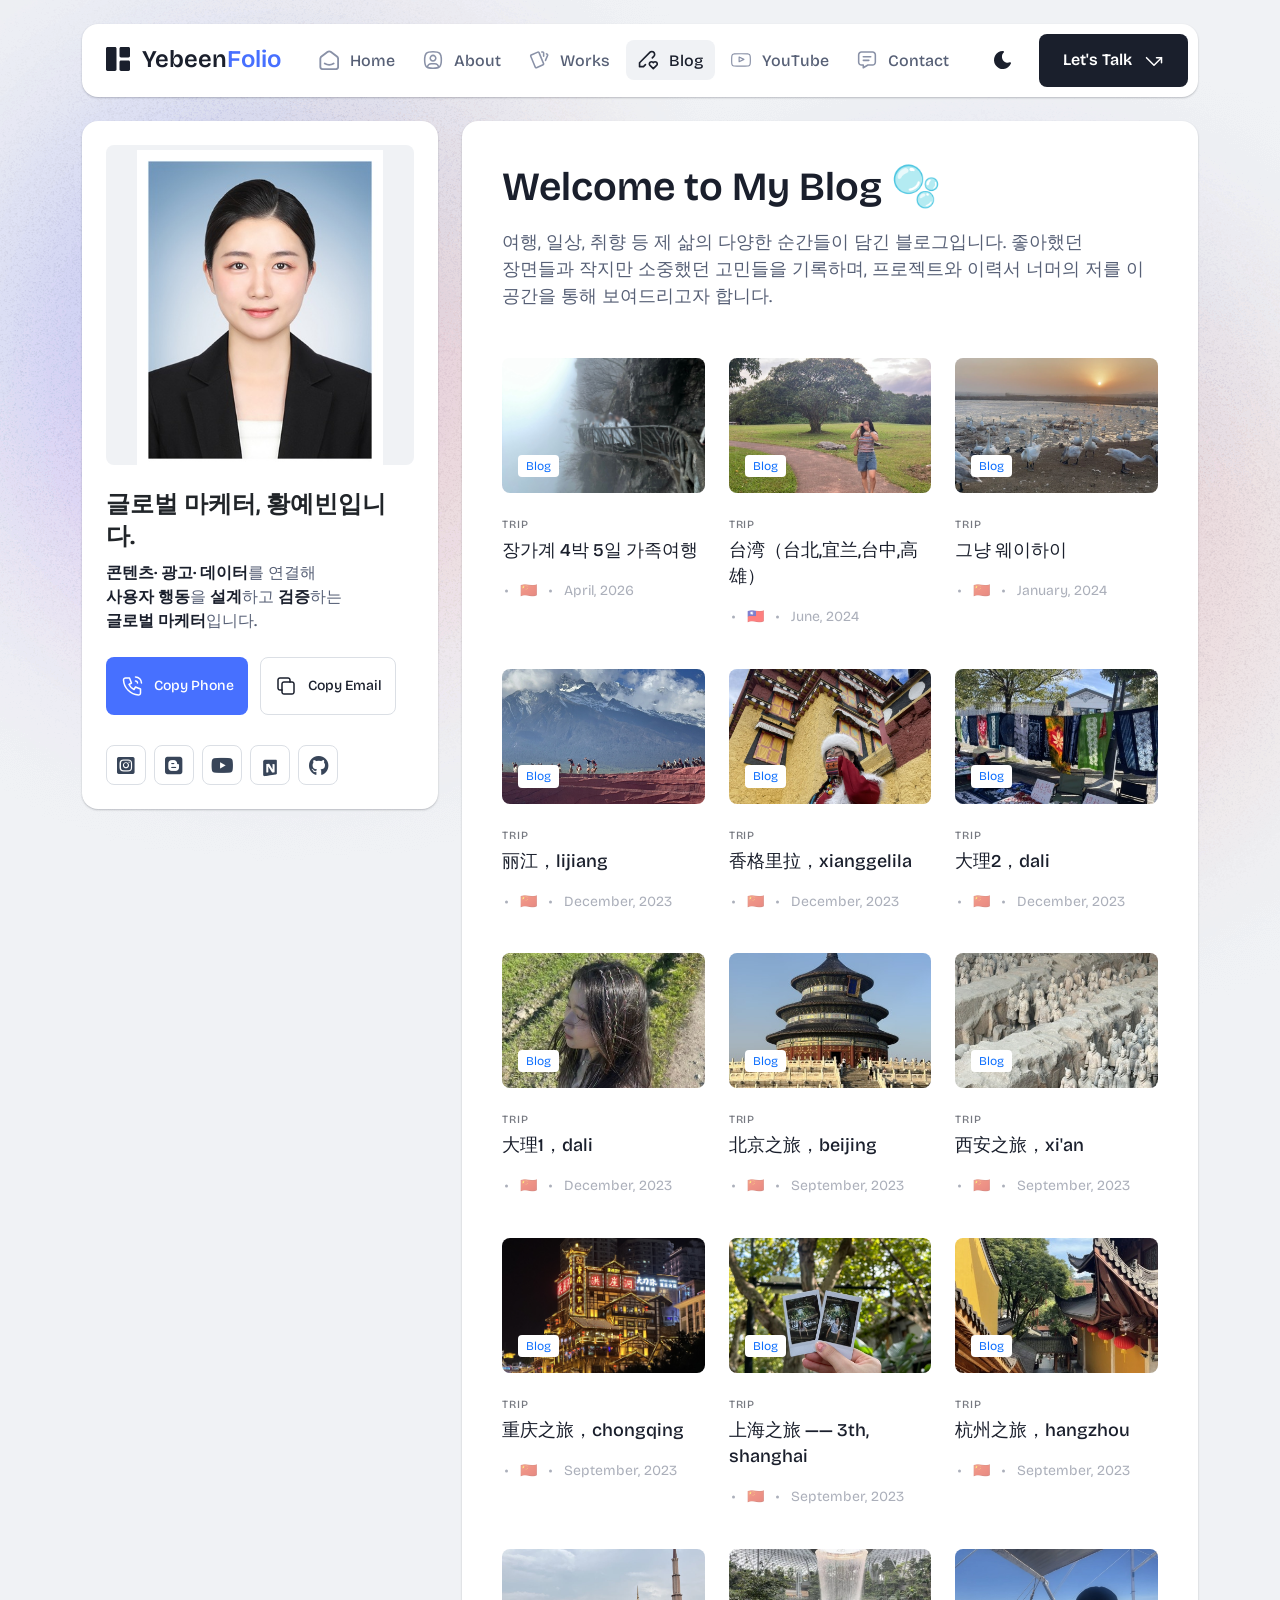
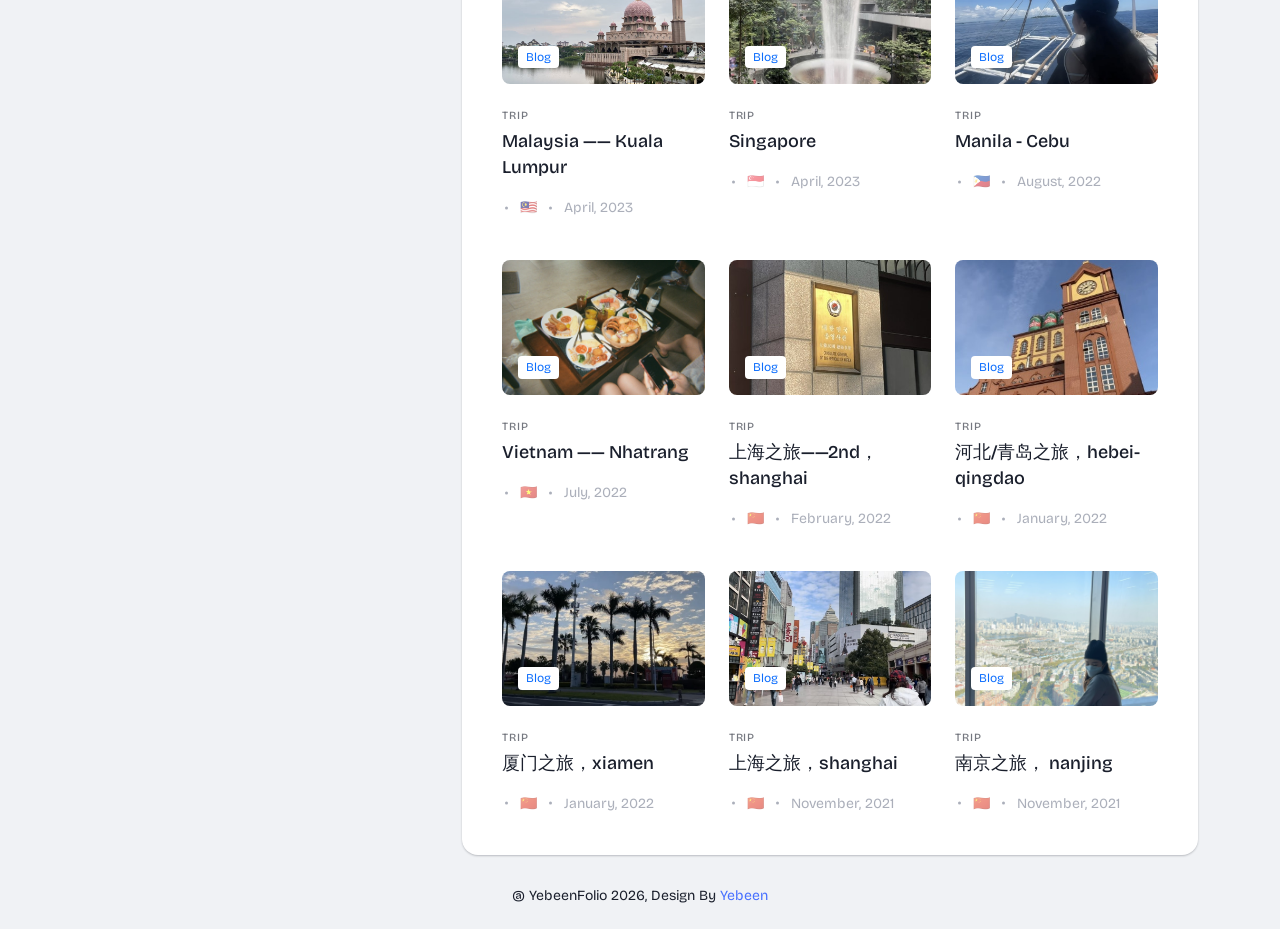
<file: blog.html>
<!doctype html>
<html lang="en">
  <head>
    <!-- Google Tag Manager -->
    <script>
      (function (w, d, s, l, i) {
        w[l] = w[l] || [];
        w[l].push({ "gtm.start": new Date().getTime(), event: "gtm.js" });
        var f = d.getElementsByTagName(s)[0],
          j = d.createElement(s),
          dl = l != "dataLayer" ? "&l=" + l : "";
        j.async = true;
        j.src = "https://www.googletagmanager.com/gtm.js?id=" + i + dl;
        f.parentNode.insertBefore(j, f);
      })(window, document, "script", "dataLayer", "GTM-PL3CHTKC");
    </script>
    <!-- End Google Tag Manager -->
    <meta charset="UTF-8" />
    <meta http-equiv="X-UA-Compatible" content="IE=edge" />
    <title>Yebeen folio</title>
    <meta
      name="description"
      content="Bentofolio - Bootstrap Personal Portfolio Template"
    />
    <meta name="viewport" content="width=device-width, initial-scale=1" />

    <link
      rel="shortcut icon"
      type="image/x-icon"
      href="assets/img/favicon.svg"
    />
    <!-- Place favicon.ico in the root directory -->

    <!-- CSS here -->
    <link rel="stylesheet" href="assets/css/bootstrap.min.css" />
    <link rel="stylesheet" href="assets/fontawsome/css/all.min.css" />
    <link rel="stylesheet" href="assets/fontawsome/css/fontawesome.min.css" />
    <link rel="stylesheet" href="assets/css/slick.css" />
    <link rel="stylesheet" href="assets/css/magnific-popup.css" />
    <link rel="stylesheet" href="assets/css/style.css" />
    <link rel="stylesheet" href="assets/css/responsive.css" />
  </head>

  <body>
    <!-- Google Tag Manager (noscript) -->
    <noscript
      ><iframe
        src="https://www.googletagmanager.com/ns.html?id=GTM-PL3CHTKC"
        height="0"
        width="0"
        style="display: none; visibility: hidden"
      ></iframe
    ></noscript>
    <!-- End Google Tag Manager (noscript) -->
    <div id="page-content">
      <!-- header part start -->
      <header class="header-area">
        <nav class="navbar">
          <div class="container">
            <div class="menu-container">
              <div class="logo">
                <a class="navbar-brand me-0" href="index.html">
                  <svg
                    width="24"
                    height="24"
                    viewBox="0 0 24 24"
                    fill="none"
                    xmlns="http://www.w3.org/2000/svg"
                  >
                    <path
                      d="M0 1.5C0 1.10218 0.158035 0.720644 0.43934 0.43934C0.720644 0.158035 1.10218 0 1.5 0L9 0C9.39782 0 9.77936 0.158035 10.0607 0.43934C10.342 0.720644 10.5 1.10218 10.5 1.5V22.5C10.5 22.8978 10.342 23.2794 10.0607 23.5607C9.77936 23.842 9.39782 24 9 24H1.5C1.10218 24 0.720644 23.842 0.43934 23.5607C0.158035 23.2794 0 22.8978 0 22.5V1.5ZM13.5 1.5C13.5 1.10218 13.658 0.720644 13.9393 0.43934C14.2206 0.158035 14.6022 0 15 0L22.5 0C22.8978 0 23.2794 0.158035 23.5607 0.43934C23.842 0.720644 24 1.10218 24 1.5V9C24 9.39782 23.842 9.77936 23.5607 10.0607C23.2794 10.342 22.8978 10.5 22.5 10.5H15C14.6022 10.5 14.2206 10.342 13.9393 10.0607C13.658 9.77936 13.5 9.39782 13.5 9V1.5ZM13.5 15C13.5 14.6022 13.658 14.2206 13.9393 13.9393C14.2206 13.658 14.6022 13.5 15 13.5H22.5C22.8978 13.5 23.2794 13.658 23.5607 13.9393C23.842 14.2206 24 14.6022 24 15V22.5C24 22.8978 23.842 23.2794 23.5607 23.5607C23.2794 23.842 22.8978 24 22.5 24H15C14.6022 24 14.2206 23.842 13.9393 23.5607C13.658 23.2794 13.5 22.8978 13.5 22.5V15Z"
                      class="logo-icon"
                    />
                  </svg>
                  <span>Yebeen<span class="primary">Folio</span></span>
                </a>
              </div>
              <div class="navbar-main d-flex flex-grow-1">
                <div class="logo inner-logo d-block d-xl-none">
                  <a class="navbar-brand me-0" href="index.html">
                    <svg
                      width="24"
                      height="24"
                      viewBox="0 0 24 24"
                      fill="none"
                      xmlns="http://www.w3.org/2000/svg"
                    >
                      <path
                        d="M0 1.5C0 1.10218 0.158035 0.720644 0.43934 0.43934C0.720644 0.158035 1.10218 0 1.5 0L9 0C9.39782 0 9.77936 0.158035 10.0607 0.43934C10.342 0.720644 10.5 1.10218 10.5 1.5V22.5C10.5 22.8978 10.342 23.2794 10.0607 23.5607C9.77936 23.842 9.39782 24 9 24H1.5C1.10218 24 0.720644 23.842 0.43934 23.5607C0.158035 23.2794 0 22.8978 0 22.5V1.5ZM13.5 1.5C13.5 1.10218 13.658 0.720644 13.9393 0.43934C14.2206 0.158035 14.6022 0 15 0L22.5 0C22.8978 0 23.2794 0.158035 23.5607 0.43934C23.842 0.720644 24 1.10218 24 1.5V9C24 9.39782 23.842 9.77936 23.5607 10.0607C23.2794 10.342 22.8978 10.5 22.5 10.5H15C14.6022 10.5 14.2206 10.342 13.9393 10.0607C13.658 9.77936 13.5 9.39782 13.5 9V1.5ZM13.5 15C13.5 14.6022 13.658 14.2206 13.9393 13.9393C14.2206 13.658 14.6022 13.5 15 13.5H22.5C22.8978 13.5 23.2794 13.658 23.5607 13.9393C23.842 14.2206 24 14.6022 24 15V22.5C24 22.8978 23.842 23.2794 23.5607 23.5607C23.2794 23.842 22.8978 24 22.5 24H15C14.6022 24 14.2206 23.842 13.9393 23.5607C13.658 23.2794 13.5 22.8978 13.5 22.5V15Z"
                        class="logo-icon"
                      />
                    </svg>
                    <span>Yebeen<span class="primary">Folio</span></span>
                  </a>
                </div>
                <ul class="navbar-info mx-auto">
                  <li class="nav-item">
                    <a class="nav-link" aria-current="page" href="index.html">
                      <svg
                        class="nav-icon"
                        viewBox="0 0 15 15"
                        fill="none"
                        xmlns="http://www.w3.org/2000/svg"
                      >
                        <path
                          d="M13.475 4.92481L9.03083 1.46814C8.64082 1.16473 8.1608 1 7.66667 1C7.17254 1 6.69251 1.16473 6.3025 1.46814L1.8575 4.92481C1.59037 5.13254 1.37424 5.39858 1.22563 5.7026C1.07701 6.00662 0.99984 6.34058 1 6.67897V12.679C1 13.121 1.17559 13.5449 1.48816 13.8575C1.80072 14.17 2.22464 14.3456 2.66667 14.3456H12.6667C13.1087 14.3456 13.5326 14.17 13.8452 13.8575C14.1577 13.5449 14.3333 13.121 14.3333 12.679V6.67897C14.3333 5.99314 14.0167 5.34564 13.475 4.92481Z"
                          stroke-width="1.4"
                          stroke-linecap="round"
                          stroke-linejoin="round"
                        />
                        <path
                          d="M10.9753 10.1665C9.13359 11.2773 6.14859 11.2773 4.30859 10.1665"
                          stroke-width="1.4"
                          stroke-linecap="round"
                          stroke-linejoin="round"
                        />
                      </svg>

                      <span>Home</span>
                    </a>
                  </li>
                  <li class="nav-item">
                    <a class="nav-link" href="about.html">
                      <svg
                        class="nav-icon"
                        viewBox="0 0 18 18"
                        fill="none"
                        xmlns="http://www.w3.org/2000/svg"
                      >
                        <path
                          d="M9 9.8335C9.66304 9.8335 10.2989 9.5701 10.7678 9.10126C11.2366 8.63242 11.5 7.99654 11.5 7.3335C11.5 6.67045 11.2366 6.03457 10.7678 5.56573C10.2989 5.09689 9.66304 4.8335 9 4.8335C8.33696 4.8335 7.70107 5.09689 7.23223 5.56573C6.76339 6.03457 6.5 6.67045 6.5 7.3335C6.5 7.99654 6.76339 8.63242 7.23223 9.10126C7.70107 9.5701 8.33696 9.8335 9 9.8335Z"
                          stroke-width="1.4"
                          stroke-linecap="round"
                          stroke-linejoin="round"
                        />
                        <path
                          d="M9 1.5C15 1.5 16.5 3 16.5 9C16.5 15 15 16.5 9 16.5C3 16.5 1.5 15 1.5 9C1.5 3 3 1.5 9 1.5Z"
                          stroke-width="1.4"
                          stroke-linecap="round"
                          stroke-linejoin="round"
                        />
                        <path
                          d="M4 15.7085V15.6668C4 14.7828 4.35119 13.9349 4.97631 13.3098C5.60143 12.6847 6.44928 12.3335 7.33333 12.3335H10.6667C11.5507 12.3335 12.3986 12.6847 13.0237 13.3098C13.6488 13.9349 14 14.7828 14 15.6668V15.7085"
                          stroke-width="1.4"
                          stroke-linecap="round"
                          stroke-linejoin="round"
                        />
                      </svg>
                      About
                    </a>
                  </li>
                  <!-- <li class="nav-item">
                    <a class="nav-link" href="services.html">
                      <svg
                        class="nav-icon"
                        viewBox="0 0 16 16"
                        fill="none"
                        xmlns="http://www.w3.org/2000/svg"
                      >
                        <path
                          d="M7.99967 1.3335L1.33301 4.66683L7.99967 8.00016L14.6663 4.66683L7.99967 1.3335Z"
                          stroke-width="1.4"
                          stroke-linecap="round"
                          stroke-linejoin="round"
                        />
                        <path
                          d="M1.33301 8L7.99967 11.3333L14.6663 8"
                          stroke-width="1.4"
                          stroke-linecap="round"
                          stroke-linejoin="round"
                        />
                        <path
                          d="M1.33301 11.3335L7.99967 14.6668L14.6663 11.3335"
                          stroke-width="1.4"
                          stroke-linecap="round"
                          stroke-linejoin="round"
                        />
                      </svg>
                      Services
                    </a>
                  </li> -->
                  <li class="nav-item">
                    <a class="nav-link" href="portfolio.html">
                      <svg
                        class="nav-icon"
                        viewBox="0 0 18 17"
                        fill="none"
                        xmlns="http://www.w3.org/2000/svg"
                      >
                        <path
                          d="M2.00326 3.99733L7.95159 1.40649C8.04974 1.36442 8.15533 1.34243 8.26212 1.34181C8.3689 1.34119 8.47473 1.36196 8.57337 1.40289C8.67201 1.44382 8.76145 1.50408 8.83642 1.58013C8.9114 1.65617 8.97039 1.74646 9.00992 1.84566L13.1133 11.764C13.1985 11.9651 13.2014 12.1917 13.1213 12.3949C13.0412 12.5982 12.8845 12.7618 12.6849 12.8507L6.73742 15.4415C6.63922 15.4837 6.53356 15.5058 6.42668 15.5065C6.3198 15.5072 6.21387 15.4864 6.11514 15.4455C6.0164 15.4046 5.92688 15.3442 5.85184 15.2681C5.7768 15.192 5.71778 15.1016 5.67826 15.0023L1.57492 5.08316C1.48963 4.88204 1.48673 4.65546 1.56684 4.45222C1.64696 4.24898 1.80367 4.08616 2.00326 3.99733Z"
                          stroke-width="1.4"
                          stroke-linecap="round"
                          stroke-linejoin="round"
                        />
                        <path
                          d="M11.5 1.3335H12.3333C12.5543 1.3335 12.7663 1.42129 12.9226 1.57757C13.0789 1.73385 13.1667 1.94582 13.1667 2.16683V5.0835"
                          stroke-width="1.4"
                          stroke-linecap="round"
                          stroke-linejoin="round"
                        />
                        <path
                          d="M15.6663 3C15.8863 3.09333 16.0997 3.18083 16.3063 3.2625C16.5098 3.34882 16.6706 3.51241 16.7534 3.71729C16.8362 3.92217 16.8343 4.15155 16.748 4.355L14.833 8.83334"
                          stroke-width="1.4"
                          stroke-linecap="round"
                          stroke-linejoin="round"
                        />
                      </svg>
                      Works
                    </a>
                  </li>
                  <li class="nav-item">
                    <a class="nav-link active" href="blog.html">
                      <svg
                        class="nav-icon"
                        viewBox="0 0 17 16"
                        fill="none"
                        xmlns="http://www.w3.org/2000/svg"
                      >
                        <path
                          d="M12.1663 6.16676L13.4163 4.91676C13.6352 4.69789 13.8088 4.43805 13.9273 4.15208C14.0457 3.86612 14.1067 3.55962 14.1067 3.25009C14.1067 2.94056 14.0457 2.63406 13.9273 2.3481C13.8088 2.06213 13.6352 1.80229 13.4163 1.58342C13.1975 1.36455 12.9376 1.19094 12.6517 1.07248C12.3657 0.954033 12.0592 0.893066 11.7497 0.893066C11.4401 0.893066 11.1336 0.954033 10.8477 1.07248C10.5617 1.19094 10.3019 1.36455 10.083 1.58342L1.33301 10.3334V13.6668H4.66634L6.33301 12.0001"
                          stroke-width="1.4"
                          stroke-linecap="round"
                          stroke-linejoin="round"
                        />
                        <path
                          d="M13.0004 15.3335L15.7921 12.5968C15.9633 12.4307 16.0995 12.232 16.1926 12.0124C16.2857 11.7927 16.3339 11.5567 16.3343 11.3181C16.3347 11.0796 16.2873 10.8434 16.1948 10.6235C16.1024 10.4035 15.9669 10.2044 15.7963 10.0377C15.448 9.69712 14.9806 9.50602 14.4935 9.50509C14.0065 9.50415 13.5383 9.69346 13.1888 10.0327L13.0021 10.216L12.8163 10.0327C12.4681 9.69237 12.0008 9.50143 11.5139 9.50049C11.0271 9.49956 10.5591 9.68871 10.2096 10.0277C10.0383 10.1937 9.9021 10.3924 9.80891 10.612C9.71572 10.8316 9.66746 11.0677 9.667 11.3062C9.66653 11.5447 9.71386 11.781 9.80619 12.0009C9.89853 12.2209 10.034 12.4201 10.2046 12.5868L13.0004 15.3335Z"
                          stroke-width="1.4"
                          stroke-linecap="round"
                          stroke-linejoin="round"
                        />
                      </svg>
                      Blog
                    </a>
                  </li>
                  <li class="nav-item">
                    <a class="nav-link" href="youtube.html">
                      <svg
                        class="nav-icon"
                        viewBox="0 0 24 24"
                        fill="none"
                        xmlns="http://www.w3.org/2000/svg"
                      >
                        <path
                          d="M23 7.5C23 7.5 22.8 6.1 22.2 5.5C21.5 4.8 20.7 4.8 20.3 4.7C17.5 4.5 12 4.5 12 4.5H12C12 4.5 6.5 4.5 3.7 4.7C3.3 4.8 2.5 4.8 1.8 5.5C1.2 6.1 1 7.5 1 7.5C1 7.5 0.8 9.3 0.8 11.1V12.9C0.8 14.7 1 16.5 1 16.5C1 16.5 1.2 17.9 1.8 18.5C2.5 19.2 3.4 19.1 3.8 19.2C6.6 19.4 12 19.4 12 19.4C12 19.4 17.5 19.4 20.3 19.2C20.7 19.1 21.5 19.2 22.2 18.5C22.8 17.9 23 16.5 23 16.5C23 16.5 23.2 14.7 23.2 12.9V11.1C23.2 9.3 23 7.5 23 7.5Z"
                          stroke-width="1.4"
                          stroke-linecap="round"
                          stroke-linejoin="round"
                        />
                        <path
                          d="M9.75 14.02L15.5 11.25L9.75 8.48V14.02Z"
                          stroke-width="1.4"
                          stroke-linecap="round"
                          stroke-linejoin="round"
                        />
                      </svg>
                      YouTube
                    </a>
                  </li>

                  <li class="nav-item">
                    <a class="nav-link" href="contact.html">
                      <svg
                        class="nav-icon"
                        viewBox="0 0 18 17"
                        fill="none"
                        xmlns="http://www.w3.org/2000/svg"
                      >
                        <path
                          d="M5.66699 5.5H12.3337"
                          stroke-width="1.4"
                          stroke-linecap="round"
                          stroke-linejoin="round"
                        />
                        <path
                          d="M5.66699 8.8335H10.667"
                          stroke-width="1.4"
                          stroke-linecap="round"
                          stroke-linejoin="round"
                        />
                        <path
                          d="M14 1.3335C14.663 1.3335 15.2989 1.59689 15.7678 2.06573C16.2366 2.53457 16.5 3.17045 16.5 3.8335V10.5002C16.5 11.1632 16.2366 11.7991 15.7678 12.2679C15.2989 12.7368 14.663 13.0002 14 13.0002H9.83333L5.66667 15.5002V13.0002H4C3.33696 13.0002 2.70107 12.7368 2.23223 12.2679C1.76339 11.7991 1.5 11.1632 1.5 10.5002V3.8335C1.5 3.17045 1.76339 2.53457 2.23223 2.06573C2.70107 1.59689 3.33696 1.3335 4 1.3335H14Z"
                          stroke-width="1.4"
                          stroke-linecap="round"
                          stroke-linejoin="round"
                        />
                      </svg>
                      Contact
                    </a>
                  </li>
                </ul>
                <div class="header-right-info d-flex align-items-center">
                  <button class="theme-control-btn">
                    <span class="dark">
                      <svg
                        width="24"
                        height="24"
                        viewBox="0 0 24 24"
                        fill="none"
                        xmlns="http://www.w3.org/2000/svg"
                      >
                        <path
                          d="M11.8005 3C10.207 3.0003 8.64356 3.44286 7.27683 4.28049C5.91011 5.11811 4.79139 6.31937 4.04002 7.75612C3.28865 9.19288 2.93281 10.8112 3.01046 12.4386C3.08811 14.0659 3.59633 15.6411 4.48091 16.9963C5.3655 18.3514 6.59326 19.4356 8.03324 20.1333C9.47322 20.8309 11.0714 21.1157 12.6573 20.9574C14.2432 20.7991 15.7573 20.2036 17.0381 19.2344C18.319 18.2652 19.3185 16.9587 19.9301 15.4542C20.2302 14.7162 19.5111 13.9746 18.7875 14.2752C17.5475 14.7888 16.1706 14.8418 14.8963 14.425C13.622 14.0082 12.5308 13.1479 11.8126 11.9937C11.0943 10.8396 10.7943 9.4645 10.9648 8.10764C11.1353 6.75077 11.7655 5.49792 12.7458 4.5669L12.8136 4.4949C13.2986 3.9279 12.913 3.0072 12.1464 3.0072H11.9122L11.8524 3.0018L11.7996 3H11.8005Z"
                          fill="#1A1F2C"
                        />
                      </svg>
                      <small class="theme-text d-block d-xl-none"
                        >Change appearance</small
                      >
                    </span>
                    <span class="light">
                      <svg
                        width="24"
                        height="24"
                        viewBox="0 0 24 24"
                        fill="none"
                        xmlns="http://www.w3.org/2000/svg"
                      >
                        <path
                          d="M12 19C12.2449 19 12.4813 19.09 12.6644 19.2527C12.8474 19.4155 12.9643 19.6397 12.993 19.883L13 20V21C12.9997 21.2549 12.9021 21.5 12.7272 21.6854C12.5522 21.8707 12.313 21.9822 12.0586 21.9972C11.8042 22.0121 11.5536 21.9293 11.3582 21.7657C11.1627 21.6021 11.0371 21.3701 11.007 21.117L11 21V20C11 19.7348 11.1054 19.4804 11.2929 19.2929C11.4804 19.1054 11.7348 19 12 19Z"
                          fill="#FD7E41"
                        />
                        <path
                          d="M18.3127 16.9099L18.4067 16.9929L19.1067 17.6929C19.2861 17.8729 19.3902 18.1144 19.398 18.3683C19.4057 18.6223 19.3165 18.8697 19.1485 19.0602C18.9804 19.2508 18.7462 19.3702 18.4933 19.3943C18.2403 19.4184 17.9877 19.3454 17.7867 19.1899L17.6927 19.1069L16.9927 18.4069C16.8202 18.2347 16.7165 18.0053 16.7012 17.7619C16.6859 17.5186 16.76 17.278 16.9097 17.0855C17.0593 16.893 17.2741 16.7618 17.5137 16.7166C17.7533 16.6713 18.0012 16.7152 18.2107 16.8399L18.3127 16.9099Z"
                          fill="#FD7E41"
                        />
                        <path
                          d="M7.00747 16.993C7.17965 17.1652 7.28308 17.3943 7.29836 17.6373C7.31364 17.8803 7.23972 18.1206 7.09047 18.313L7.00747 18.407L6.30747 19.107C6.12751 19.2863 5.88604 19.3905 5.63209 19.3982C5.37814 19.406 5.13076 19.3168 4.94019 19.1487C4.74963 18.9807 4.63017 18.7464 4.60607 18.4935C4.58198 18.2406 4.65506 17.988 4.81047 17.787L4.89347 17.693L5.59347 16.993C5.781 16.8055 6.03531 16.7002 6.30047 16.7002C6.56563 16.7002 6.81994 16.8055 7.00747 16.993Z"
                          fill="#FD7E41"
                        />
                        <path
                          d="M3.99987 11C4.25475 11.0003 4.4999 11.0979 4.68524 11.2728C4.87057 11.4478 4.9821 11.687 4.99704 11.9414C5.01198 12.1958 4.92919 12.4464 4.7656 12.6418C4.60201 12.8373 4.36996 12.9629 4.11687 12.993L3.99987 13H2.99987C2.74499 12.9997 2.49984 12.9021 2.3145 12.7272C2.12916 12.5522 2.01763 12.313 2.0027 12.0586C1.98776 11.8042 2.07054 11.5536 2.23413 11.3582C2.39772 11.1627 2.62977 11.0371 2.88287 11.007L2.99987 11H3.99987Z"
                          fill="#FD7E41"
                        />
                        <path
                          d="M20.9999 11C21.2547 11.0003 21.4999 11.0979 21.6852 11.2728C21.8706 11.4478 21.9821 11.687 21.997 11.9414C22.012 12.1958 21.9292 12.4464 21.7656 12.6418C21.602 12.8373 21.37 12.9629 21.1169 12.993L20.9999 13H19.9999C19.745 12.9997 19.4998 12.9021 19.3145 12.7272C19.1292 12.5522 19.0176 12.313 19.0027 12.0586C18.9878 11.8042 19.0705 11.5536 19.2341 11.3582C19.3977 11.1627 19.6298 11.0371 19.8829 11.007L19.9999 11H20.9999Z"
                          fill="#FD7E41"
                        />
                        <path
                          d="M6.21264 4.80985L6.30664 4.89285L7.00664 5.59285C7.18599 5.77281 7.29011 6.01429 7.29787 6.26824C7.30562 6.52219 7.21642 6.76957 7.04839 6.96013C6.88036 7.1507 6.64609 7.27016 6.39316 7.29425C6.14024 7.31834 5.88763 7.24526 5.68664 7.08985L5.59264 7.00685L4.89264 6.30685C4.72073 6.13453 4.61757 5.90543 4.6025 5.66248C4.58744 5.41954 4.6615 5.17945 4.8108 4.98721C4.9601 4.79497 5.1744 4.66378 5.41351 4.61824C5.65262 4.57271 5.90013 4.61594 6.10964 4.73985L6.21264 4.80985Z"
                          fill="#FD7E41"
                        />
                        <path
                          d="M19.1071 4.89288C19.2793 5.06508 19.3827 5.29418 19.398 5.5372C19.4132 5.78023 19.3393 6.02048 19.1901 6.21288L19.1071 6.30688L18.4071 7.00688C18.2271 7.18623 17.9856 7.29036 17.7317 7.29811C17.4777 7.30587 17.2304 7.21667 17.0398 7.04864C16.8492 6.8806 16.7298 6.64633 16.7057 6.39341C16.6816 6.14049 16.7547 5.88788 16.9101 5.68688L16.9931 5.59288L17.6931 4.89288C17.8806 4.70541 18.1349 4.6001 18.4001 4.6001C18.6652 4.6001 18.9196 4.70541 19.1071 4.89288Z"
                          fill="#FD7E41"
                        />
                        <path
                          d="M12 2C12.2449 2.00003 12.4813 2.08996 12.6644 2.25272C12.8474 2.41547 12.9643 2.63975 12.993 2.883L13 3V4C12.9997 4.25488 12.9021 4.50003 12.7272 4.68537C12.5522 4.8707 12.313 4.98223 12.0586 4.99717C11.8042 5.01211 11.5536 4.92933 11.3582 4.76573C11.1627 4.60214 11.0371 4.3701 11.007 4.117L11 4V3C11 2.73478 11.1054 2.48043 11.2929 2.29289C11.4804 2.10536 11.7348 2 12 2Z"
                          fill="#FD7E41"
                        />
                        <path
                          d="M12 7C12.9797 6.99994 13.9378 7.28769 14.7553 7.8275C15.5729 8.36731 16.2138 9.1354 16.5986 10.0364C16.9833 10.9373 17.0949 11.9315 16.9195 12.8953C16.7441 13.8592 16.2893 14.7502 15.6118 15.4579C14.9343 16.1655 14.0638 16.6585 13.1085 16.8756C12.1532 17.0928 11.1552 17.0245 10.2383 16.6793C9.3215 16.334 8.52629 15.7271 7.95146 14.9338C7.37663 14.1405 7.04752 13.1958 7.005 12.217L7 12L7.005 11.783C7.06092 10.4958 7.61161 9.27978 8.54222 8.38866C9.47284 7.49754 10.7115 7.00007 12 7Z"
                          fill="#FD7E41"
                        />
                      </svg>
                      <small class="theme-text d-block d-xl-none"
                        >Change appearance</small
                      >
                    </span>
                  </button>
                  <a href="contact.html" class="lets-talk-btn">
                    Let's Talk
                    <svg
                      class="icon"
                      width="20"
                      height="20"
                      viewBox="0 0 20 20"
                      fill="none"
                      xmlns="http://www.w3.org/2000/svg"
                    >
                      <path
                        d="M17.5 11.6665V6.6665H12.5"
                        stroke="white"
                        stroke-width="1.5"
                        stroke-linecap="round"
                        stroke-linejoin="round"
                      />
                      <path
                        d="M17.5 6.6665L10 14.1665L2.5 6.6665"
                        stroke="white"
                        stroke-width="1.5"
                        stroke-linecap="round"
                        stroke-linejoin="round"
                      />
                    </svg>
                  </a>
                </div>
              </div>
              <div class="mobile-menu-overlay d-block d-lg-none"></div>
              <div class="mobile-menu-control-bar d-block d-xl-none">
                <button class="mobile-menu-control-bar">
                  <i class="fas fa-bars"></i>
                </button>
              </div>
            </div>
          </div>
        </nav>
      </header>
      <!-- header part end -->

      <!-- main area part start -->
      <main>
        <section class="content-box-area mt-4">
          <div class="container">
            <div class="row g-4">
              <div class="col-xl-4">
                <div class="card profile-card">
                  <div class="card-body">
                    <div class="image text-center">
                      <img src="assets/img/images/home.jpg" alt="home" />
                    </div>
                    <div class="text">
                      <h3 class="card-title">글로벌 마케터, 황예빈입니다.</h3>
                      <p>
                        <span>콘텐츠·</span>
                        <span>광고·</span>
                        <span>데이터</span>를 연결해<br />
                        <span>사용자 행동</span>을 <span>설계</span>하고
                        <span>검증</span>하는 <span>글로벌 마케터</span>입니다.
                      </p>
                      <div class="common-button-groups">
                        <button
                          class="btn btn-call"
                          data-clipboard-text="010-9900-9794"
                        >
                          <svg
                            class="icon"
                            width="24"
                            height="24"
                            viewBox="0 0 24 24"
                            fill="none"
                            xmlns="http://www.w3.org/2000/svg"
                          >
                            <path
                              d="M5.5 4H9.5L11.5 9L9 10.5C10.071 12.6715 11.8285 14.429 14 15.5L15.5 13L20.5 15V19C20.5 19.5304 20.2893 20.0391 19.9142 20.4142C19.5391 20.7893 19.0304 21 18.5 21C14.5993 20.763 10.9202 19.1065 8.15683 16.3432C5.3935 13.5798 3.73705 9.90074 3.5 6C3.5 5.46957 3.71071 4.96086 4.08579 4.58579C4.46086 4.21071 4.96957 4 5.5 4Z"
                              stroke="white"
                              stroke-width="1.5"
                              stroke-linecap="round"
                              stroke-linejoin="round"
                            />
                            <path
                              d="M15.5 7C16.0304 7 16.5391 7.21071 16.9142 7.58579C17.2893 7.96086 17.5 8.46957 17.5 9"
                              stroke="white"
                              stroke-width="1.5"
                              stroke-linecap="round"
                              stroke-linejoin="round"
                            />
                            <path
                              d="M15.5 3C17.0913 3 18.6174 3.63214 19.7426 4.75736C20.8679 5.88258 21.5 7.4087 21.5 9"
                              stroke="white"
                              stroke-width="1.5"
                              stroke-linecap="round"
                              stroke-linejoin="round"
                            />
                          </svg>
                          Copy Phone
                        </button>
                        <button
                          class="btn btn-copy"
                          data-clipboard-text="yb8259@naver.com"
                        >
                          <svg
                            class="icon"
                            width="24"
                            height="24"
                            viewBox="0 0 24 24"
                            fill="none"
                            xmlns="http://www.w3.org/2000/svg"
                          >
                            <path
                              d="M8 10C8 9.46957 8.21071 8.96086 8.58579 8.58579C8.96086 8.21071 9.46957 8 10 8H18C18.5304 8 19.0391 8.21071 19.4142 8.58579C19.7893 8.96086 20 9.46957 20 10V18C20 18.5304 19.7893 19.0391 19.4142 19.4142C19.0391 19.7893 18.5304 20 18 20H10C9.46957 20 8.96086 19.7893 8.58579 19.4142C8.21071 19.0391 8 18.5304 8 18V10Z"
                              stroke-width="1.5"
                              stroke-linecap="round"
                              stroke-linejoin="round"
                            />
                            <path
                              d="M16 8V6C16 5.46957 15.7893 4.96086 15.4142 4.58579C15.0391 4.21071 14.5304 4 14 4H6C5.46957 4 4.96086 4.21071 4.58579 4.58579C4.21071 4.96086 4 5.46957 4 6V14C4 14.5304 4.21071 15.0391 4.58579 15.4142C4.96086 15.7893 5.46957 16 6 16H8"
                              stroke-width="1.5"
                              stroke-linecap="round"
                              stroke-linejoin="round"
                            />
                          </svg>
                          Copy Email
                        </button>
                      </div>
                      <div class="social-media-icon">
                        <ul class="list-unstyled">
                          <li>
                            <a
                              href="https://www.instagram.com/yebeen_h"
                              target="_blank"
                              ><i class="fab fa-instagram-square"></i
                            ></a>
                          </li>
                          <li>
                            <a
                              href="https://blog.naver.com/yb8259"
                              target="_blank"
                              ><i class="fab fa-blogger"></i
                            ></a>
                          </li>
                          <li>
                            <a
                              href="https://www.youtube.com/@moubeen"
                              target="_blank"
                              aria-label="YouTube"
                            >
                              <i class="fab fa-youtube"></i>
                            </a>
                          </li>
                          <li>
                            <a href="https://www.notion.so/2e840f1986af81dfa955cfcb53361857?v=2e840f1986af81a2ae55000cc8360b7c&source=copy_link" target="_blank" class="notion-icon">
                              <svg width="20" height="20" viewBox="0 0 256 256" fill="currentColor">
                                <path d="M54.6 24.6C54.6 24.6 40.5 35.2 40.5 36.6C40.5 38 40.9 224.8 40.9 224.8C40.9 224.8 52.3 232.9 54.6 232.9C56.9 232.9 201.4 211.4 201.4 211.4C201.4 211.4 215.5 202.1 215.5 200.7C215.5 199.3 215.5 31.2 215.5 31.2C215.5 31.2 207.3 23.1 205 23.1C202.7 23.1 54.6 24.6 54.6 24.6ZM184.2 80.5C184.2 80.5 186.8 82.1 186.8 84.5V180.7C186.8 180.7 185.4 184.3 180.4 184.7L156.8 185.9C156.8 185.9 153.8 184.5 152.8 182.5L106.5 108.9V180.7C106.5 180.7 105.1 184.3 100.1 184.7L83.5 185.9C83.5 185.9 80.5 184.5 80.5 182.5V78.5C80.5 78.5 82.3 75.5 85.3 75.5L115.5 74.5C115.5 74.5 118.5 75.5 119.5 77.5L160.5 146.5V78.5C160.5 78.5 162.3 75.5 165.3 75.5L184.2 80.5Z"/>
                              </svg>
                            </a>
                          </li>
                          <li>
                            <a
                              href="https://github.com/yb8259/yebeen_folio"
                              target="_blank"
                              ><i class="fab fa-github"></i
                            ></a>
                          </li>
                        </ul>
                      </div>
                    </div>
                  </div>
                </div>
              </div>
              <div class="col-xl-8">
                <div class="card content-box-card">
                  <div class="card-body portfolio-card">
                    <div class="blog-page">
                      <div class="top-info">
                        <div class="text">
                          <h1 class="main-title">Welcome to My Blog 🫧</h1>
                          <p>
                            여행, 일상, 취향 등 제 삶의 다양한 순간들이 담긴
                            블로그입니다. 좋아했던 장면들과 작지만 소중했던
                            고민들을 기록하며, 프로젝트와 이력서 너머의 저를 이
                            공간을 통해 보여드리고자 합니다.
                          </p>
                        </div>
                      </div>
                      <div class="article-publications article-area">
                        <div class="article-publications-main">
                          <div class="row">
                            <div class="col-xl-4 col-lg-4 col-md-6 col-sm-6">
                              <div class="article-publications-item">
                                <div class="image">
                                  <a
                                    href="https://blog.naver.com/yb8259/224228320013"
                                    target="_blank"
                                    class="d-block w-100"
                                  >
                                    <img
                                      src="assets/img/blog/장가계 4박5일 가족여행1.png"
                                      alt="2026.04"
                                      class="img-fluid w-100"
                                    />
                                  </a>
                                  <a
                                    href="https://blog.naver.com/yb8259/224228320013"
                                    target="_blank"
                                    class="tags"
                                    >Blog</a
                                  >
                                </div>
                                <div class="text">
                                  <a
                                    href="https://blog.naver.com/yb8259/224228320013"
                                    target="_blank"
                                    class="title"
                                  >
                                    <span class="label">trip</span>
                                    장가계 4박 5일 가족여행
                                  </a>
                                  <ul class="list-unstyled">
                                    <li>🇨🇳</li>
                                    <li>April, 2026</li>
                                  </ul>
                                </div>
                              </div>
                            </div>
                            <div class="col-xl-4 col-lg-4 col-md-6 col-sm-6">
                              <div class="article-publications-item">
                                <div class="image">
                                  <a
                                    href="https://blog.naver.com/yb8259/224158650024"
                                    target="_blank"
                                    class="d-block w-100"
                                  >
                                    <img
                                      src="assets/img/blog/台湾 （台北，宜兰，台中，高雄）.png"
                                      alt="2025.08"
                                      class="img-fluid w-100"
                                    />
                                  </a>
                                  <a
                                    href="https://blog.naver.com/yb8259/224158650024"
                                    target="_blank"
                                    class="tags"
                                    >Blog</a
                                  >
                                </div>
                                <div class="text">
                                  <a
                                    href="https://blog.naver.com/yb8259/224158650024"
                                    target="_blank"
                                    class="title"
                                  >
                                    <span class="label">trip</span>
                                    台湾（台北,宜兰,台中,高雄）
                                  </a>
                                  <ul class="list-unstyled">
                                    <li>🇹🇼</li>
                                    <li>June, 2024</li>
                                  </ul>
                                </div>
                              </div>
                            </div>
                            <div class="col-xl-4 col-lg-4 col-md-6 col-sm-6">
                              <div class="article-publications-item">
                                <div class="image">
                                  <a
                                    href="https://blog.naver.com/yb8259/224158609786"
                                    target="_blank"
                                    class="d-block w-100"
                                  >
                                    <img
                                      src="assets/img/blog/그냥 웨이하이.png"
                                      alt="2025.08"
                                      class="img-fluid w-100"
                                    />
                                  </a>
                                  <a
                                    href="https://blog.naver.com/yb8259/224158609786"
                                    target="_blank"
                                    class="tags"
                                    >Blog</a
                                  >
                                </div>
                                <div class="text">
                                  <a
                                    href="https://blog.naver.com/yb8259/224158609786"
                                    target="_blank"
                                    class="title"
                                  >
                                    <span class="label">trip</span>
                                    그냥 웨이하이
                                  </a>
                                  <ul class="list-unstyled">
                                    <li>🇨🇳</li>
                                    <li>January, 2024</li>
                                  </ul>
                                </div>
                              </div>
                            </div>
                            <div class="col-xl-4 col-lg-4 col-md-6 col-sm-6">
                              <div class="article-publications-item">
                                <div class="image">
                                  <a
                                    href="https://blog.naver.com/yb8259/224158590966"
                                    target="_blank"
                                    class="d-block w-100"
                                  >
                                    <img
                                      src="assets/img/blog/丽江，lijiang.png"
                                      alt="2025.08"
                                      class="img-fluid w-100"
                                    />
                                  </a>
                                  <a
                                    href="https://blog.naver.com/yb8259/224158590966"
                                    target="_blank"
                                    class="tags"
                                    >Blog</a
                                  >
                                </div>
                                <div class="text">
                                  <a
                                    href="https://blog.naver.com/yb8259/224158590966"
                                    target="_blank"
                                    class="title"
                                  >
                                    <span class="label">trip</span>
                                    丽江，lijiang
                                  </a>
                                  <ul class="list-unstyled">
                                    <li>🇨🇳</li>
                                    <li>December, 2023</li>
                                  </ul>
                                </div>
                              </div>
                            </div>
                            <div class="col-xl-4 col-lg-4 col-md-6 col-sm-6">
                              <div class="article-publications-item">
                                <div class="image">
                                  <a
                                    href="https://blog.naver.com/yb8259/224158566985"
                                    target="_blank"
                                    class="d-block w-100"
                                  >
                                    <img
                                      src="assets/img/blog/香格里拉，xianggelila.png"
                                      alt="2025.08"
                                      class="img-fluid w-100"
                                    />
                                  </a>
                                  <a
                                    href="https://blog.naver.com/yb8259/224158566985"
                                    target="_blank"
                                    class="tags"
                                    >Blog</a
                                  >
                                </div>
                                <div class="text">
                                  <a
                                    href="https://blog.naver.com/yb8259/224158566985"
                                    target="_blank"
                                    class="title"
                                  >
                                    <span class="label">trip</span>
                                    香格里拉，xianggelila
                                  </a>
                                  <ul class="list-unstyled">
                                    <li>🇨🇳</li>
                                    <li>December, 2023</li>
                                  </ul>
                                </div>
                              </div>
                            </div>
                            <div class="col-xl-4 col-lg-4 col-md-6 col-sm-6">
                              <div class="article-publications-item">
                                <div class="image">
                                  <a
                                    href="https://blog.naver.com/yb8259/224158530603"
                                    target="_blank"
                                    class="d-block w-100"
                                  >
                                    <img
                                      src="assets/img/blog/大理2，dali.png"
                                      alt="2025.08"
                                      class="img-fluid w-100"
                                    />
                                  </a>
                                  <a
                                    href="https://blog.naver.com/yb8259/224158530603"
                                    target="_blank"
                                    class="tags"
                                    >Blog</a
                                  >
                                </div>
                                <div class="text">
                                  <a
                                    href="https://blog.naver.com/yb8259/224158530603"
                                    target="_blank"
                                    class="title"
                                  >
                                    <span class="label">trip</span>
                                    大理2，dali
                                  </a>
                                  <ul class="list-unstyled">
                                    <li>🇨🇳</li>
                                    <li>December, 2023</li>
                                  </ul>
                                </div>
                              </div>
                            </div>
                            <div class="col-xl-4 col-lg-4 col-md-6 col-sm-6">
                              <div class="article-publications-item">
                                <div class="image">
                                  <a
                                    href="https://blog.naver.com/yb8259/224158500917"
                                    target="_blank"
                                    class="d-block w-100"
                                  >
                                    <img
                                      src="assets/img/blog/大理1，dali.png"
                                      alt="2025.08"
                                      class="img-fluid w-100"
                                    />
                                  </a>
                                  <a
                                    href="https://blog.naver.com/yb8259/224158500917"
                                    target="_blank"
                                    class="tags"
                                    >Blog</a
                                  >
                                </div>
                                <div class="text">
                                  <a
                                    href="https://blog.naver.com/yb8259/224158500917"
                                    target="_blank"
                                    class="title"
                                  >
                                    <span class="label">trip</span>
                                    大理1，dali
                                  </a>
                                  <ul class="list-unstyled">
                                    <li>🇨🇳</li>
                                    <li>December, 2023</li>
                                  </ul>
                                </div>
                              </div>
                            </div>
                            <div class="col-xl-4 col-lg-4 col-md-6 col-sm-6">
                              <div class="article-publications-item">
                                <div class="image">
                                  <a
                                    href="https://blog.naver.com/yb8259/224157594535"
                                    target="_blank"
                                    class="d-block w-100"
                                  >
                                    <img
                                      src="assets/img/blog/北京之旅，beijing.png"
                                      alt="2025.08"
                                      class="img-fluid w-100"
                                    />
                                  </a>
                                  <a
                                    href="https://blog.naver.com/yb8259/224157594535"
                                    target="_blank"
                                    class="tags"
                                    >Blog</a
                                  >
                                </div>
                                <div class="text">
                                  <a
                                    href="https://blog.naver.com/yb8259/224157594535"
                                    target="_blank"
                                    class="title"
                                  >
                                    <span class="label">trip</span>
                                    北京之旅，beijing
                                  </a>
                                  <ul class="list-unstyled">
                                    <li>🇨🇳</li>
                                    <li>September, 2023</li>
                                  </ul>
                                </div>
                              </div>
                            </div>
                            <div class="col-xl-4 col-lg-4 col-md-6 col-sm-6">
                              <div class="article-publications-item">
                                <div class="image">
                                  <a
                                    href="https://blog.naver.com/yb8259/224157579334"
                                    target="_blank"
                                    class="d-block w-100"
                                  >
                                    <img
                                      src="assets/img/blog/西安之旅，xi'an.png"
                                      alt="2025.08"
                                      class="img-fluid w-100"
                                    />
                                  </a>
                                  <a
                                    href="https://blog.naver.com/yb8259/224157579334"
                                    target="_blank"
                                    class="tags"
                                    >Blog</a
                                  >
                                </div>
                                <div class="text">
                                  <a
                                    href="https://blog.naver.com/yb8259/224157579334"
                                    target="_blank"
                                    class="title"
                                  >
                                    <span class="label">trip</span>
                                    西安之旅，xi'an
                                  </a>
                                  <ul class="list-unstyled">
                                    <li>🇨🇳</li>
                                    <li>September, 2023</li>
                                  </ul>
                                </div>
                              </div>
                            </div>
                            <div class="col-xl-4 col-lg-4 col-md-6 col-sm-6">
                              <div class="article-publications-item">
                                <div class="image">
                                  <a
                                    href="https://blog.naver.com/yb8259/224157560610"
                                    target="_blank"
                                    class="d-block w-100"
                                  >
                                    <img
                                      src="assets/img/blog/重庆之旅，chongqing.png"
                                      alt="2025.08"
                                      class="img-fluid w-100"
                                    />
                                  </a>
                                  <a
                                    href="https://blog.naver.com/yb8259/224157560610"
                                    target="_blank"
                                    class="tags"
                                    >Blog</a
                                  >
                                </div>
                                <div class="text">
                                  <a
                                    href="https://blog.naver.com/yb8259/224157560610"
                                    target="_blank"
                                    class="title"
                                  >
                                    <span class="label">trip</span>
                                    重庆之旅，chongqing
                                  </a>
                                  <ul class="list-unstyled">
                                    <li>🇨🇳</li>
                                    <li>September, 2023</li>
                                  </ul>
                                </div>
                              </div>
                            </div>
                            <div class="col-xl-4 col-lg-4 col-md-6 col-sm-6">
                              <div class="article-publications-item">
                                <div class="image">
                                  <a
                                    href="https://blog.naver.com/yb8259/224157537957"
                                    target="_blank"
                                    class="d-block w-100"
                                  >
                                    <img
                                      src="assets/img/blog/上海之旅 —— 3th, shanghai.png"
                                      alt="2025.08"
                                      class="img-fluid w-100"
                                    />
                                  </a>
                                  <a
                                    href="https://blog.naver.com/yb8259/224157537957"
                                    target="_blank"
                                    class="tags"
                                    >Blog</a
                                  >
                                </div>
                                <div class="text">
                                  <a
                                    href="https://blog.naver.com/yb8259/224157537957"
                                    target="_blank"
                                    class="title"
                                  >
                                    <span class="label">trip</span>
                                    上海之旅 —— 3th, shanghai
                                  </a>
                                  <ul class="list-unstyled">
                                    <li>🇨🇳</li>
                                    <li>September, 2023</li>
                                  </ul>
                                </div>
                              </div>
                            </div>
                            <div class="col-xl-4 col-lg-4 col-md-6 col-sm-6">
                              <div class="article-publications-item">
                                <div class="image">
                                  <a
                                    href="https://blog.naver.com/yb8259/224157520878"
                                    target="_blank"
                                    class="d-block w-100"
                                  >
                                    <img
                                      src="assets/img/blog/杭州之旅，hangzhou.png"
                                      alt="2025.08"
                                      class="img-fluid w-100"
                                    />
                                  </a>
                                  <a
                                    href="https://blog.naver.com/yb8259/224157520878"
                                    target="_blank"
                                    class="tags"
                                    >Blog</a
                                  >
                                </div>
                                <div class="text">
                                  <a
                                    href="https://blog.naver.com/yb8259/224157520878"
                                    target="_blank"
                                    class="title"
                                  >
                                    <span class="label">trip</span>
                                    杭州之旅，hangzhou
                                  </a>
                                  <ul class="list-unstyled">
                                    <li>🇨🇳</li>
                                    <li>September, 2023</li>
                                  </ul>
                                </div>
                              </div>
                            </div>
                            <div class="col-xl-4 col-lg-4 col-md-6 col-sm-6">
                              <div class="article-publications-item">
                                <div class="image">
                                  <a
                                    href="https://blog.naver.com/yb8259/224157350435"
                                    target="_blank"
                                    class="d-block w-100"
                                  >
                                    <img
                                      src="assets/img/blog/Malaysia —— Kuala Lumpur.png"
                                      alt="2025.08"
                                      class="img-fluid w-100"
                                    />
                                  </a>
                                  <a
                                    href="https://blog.naver.com/yb8259/224157350435"
                                    target="_blank"
                                    class="tags"
                                    >Blog</a
                                  >
                                </div>
                                <div class="text">
                                  <a
                                    href="https://blog.naver.com/yb8259/224157350435"
                                    target="_blank"
                                    class="title"
                                  >
                                    <span class="label">trip</span>
                                    Malaysia —— Kuala Lumpur
                                  </a>
                                  <ul class="list-unstyled">
                                    <li>🇲🇾</li>
                                    <li>April, 2023</li>
                                  </ul>
                                </div>
                              </div>
                            </div>
                            <div class="col-xl-4 col-lg-4 col-md-6 col-sm-6">
                              <div class="article-publications-item">
                                <div class="image">
                                  <a
                                    href="https://blog.naver.com/yb8259/224156494415"
                                    target="_blank"
                                    class="d-block w-100"
                                  >
                                    <img
                                      src="assets/img/blog/Singapore.png"
                                      alt="2025.08"
                                      class="img-fluid w-100"
                                    />
                                  </a>
                                  <a
                                    href="https://blog.naver.com/yb8259/224156494415"
                                    target="_blank"
                                    class="tags"
                                    >Blog</a
                                  >
                                </div>
                                <div class="text">
                                  <a
                                    href="https://blog.naver.com/yb8259/224156494415"
                                    target="_blank"
                                    class="title"
                                  >
                                    <span class="label">trip</span>
                                    Singapore
                                  </a>
                                  <ul class="list-unstyled">
                                    <li>🇸🇬</li>
                                    <li>April, 2023</li>
                                  </ul>
                                </div>
                              </div>
                            </div>
                            <div class="col-xl-4 col-lg-4 col-md-6 col-sm-6">
                              <div class="article-publications-item">
                                <div class="image">
                                  <a
                                    href="https://blog.naver.com/yb8259/224156432935"
                                    target="_blank"
                                    class="d-block w-100"
                                  >
                                    <img
                                      src="assets/img/blog/Manila - Cebu.png"
                                      alt="2025.08"
                                      class="img-fluid w-100"
                                    />
                                  </a>
                                  <a
                                    href="https://blog.naver.com/yb8259/224156432935"
                                    target="_blank"
                                    class="tags"
                                    >Blog</a
                                  >
                                </div>
                                <div class="text">
                                  <a
                                    href="https://blog.naver.com/yb8259/224156432935"
                                    target="_blank"
                                    class="title"
                                  >
                                    <span class="label">trip</span>
                                    Manila - Cebu
                                  </a>
                                  <ul class="list-unstyled">
                                    <li>🇵🇭</li>
                                    <li>August, 2022</li>
                                  </ul>
                                </div>
                              </div>
                            </div>
                            <div class="col-xl-4 col-lg-4 col-md-6 col-sm-6">
                              <div class="article-publications-item">
                                <div class="image">
                                  <a
                                    href="https://blog.naver.com/yb8259/224156423795"
                                    target="_blank"
                                    class="d-block w-100"
                                  >
                                    <img
                                      src="assets/img/blog/Vietnam —— Nhatrang.png"
                                      alt="2025.08"
                                      class="img-fluid w-100"
                                    />
                                  </a>
                                  <a
                                    href="https://blog.naver.com/yb8259/224156423795"
                                    target="_blank"
                                    class="tags"
                                    >Blog</a
                                  >
                                </div>
                                <div class="text">
                                  <a
                                    href="https://blog.naver.com/yb8259/224156423795"
                                    target="_blank"
                                    class="title"
                                  >
                                    <span class="label">trip</span>
                                    Vietnam —— Nhatrang
                                  </a>
                                  <ul class="list-unstyled">
                                    <li>🇻🇳</li>
                                    <li>July, 2022</li>
                                  </ul>
                                </div>
                              </div>
                            </div>
                            <div class="col-xl-4 col-lg-4 col-md-6 col-sm-6">
                              <div class="article-publications-item">
                                <div class="image">
                                  <a
                                    href="https://blog.naver.com/yb8259/224156312014"
                                    target="_blank"
                                    class="d-block w-100"
                                  >
                                    <img
                                      src="assets/img/blog/上海之旅——2nd，shanghai.png"
                                      alt="2025.08"
                                      class="img-fluid w-100"
                                    />
                                  </a>
                                  <a
                                    href="https://blog.naver.com/yb8259/224156312014"
                                    target="_blank"
                                    class="tags"
                                    >Blog</a
                                  >
                                </div>
                                <div class="text">
                                  <a
                                    href="https://blog.naver.com/yb8259/224156312014"
                                    target="_blank"
                                    class="title"
                                  >
                                    <span class="label">trip</span>
                                    上海之旅——2nd，shanghai
                                  </a>
                                  <ul class="list-unstyled">
                                    <li>🇨🇳</li>
                                    <li>February, 2022</li>
                                  </ul>
                                </div>
                              </div>
                            </div>
                            <div class="col-xl-4 col-lg-4 col-md-6 col-sm-6">
                              <div class="article-publications-item">
                                <div class="image">
                                  <a
                                    href="https://blog.naver.com/yb8259/224156290270"
                                    target="_blank"
                                    class="d-block w-100"
                                  >
                                    <img
                                      src="assets/img/blog/青岛之旅，hebei-qingdao.png"
                                      alt="2025.08"
                                      class="img-fluid w-100"
                                    />
                                  </a>
                                  <a
                                    href="https://blog.naver.com/yb8259/224156290270"
                                    target="_blank"
                                    class="tags"
                                    >Blog</a
                                  >
                                </div>
                                <div class="text">
                                  <a
                                    href="https://blog.naver.com/yb8259/224156290270"
                                    target="_blank"
                                    class="title"
                                  >
                                    <span class="label">trip</span>
                                    河北/青岛之旅，hebei-qingdao
                                  </a>
                                  <ul class="list-unstyled">
                                    <li>🇨🇳</li>
                                    <li>January, 2022</li>
                                  </ul>
                                </div>
                              </div>
                            </div>
                            <div class="col-xl-4 col-lg-4 col-md-6 col-sm-6">
                              <div class="article-publications-item">
                                <div class="image">
                                  <a
                                    href="https://blog.naver.com/yb8259/224156022216"
                                    target="_blank"
                                    class="d-block w-100"
                                  >
                                    <img
                                      src="assets/img/blog/厦门之旅，xiamen.png"
                                      alt="2025.08"
                                      class="img-fluid w-100"
                                    />
                                  </a>
                                  <a
                                    href="https://blog.naver.com/yb8259/224156022216"
                                    target="_blank"
                                    class="tags"
                                    >Blog</a
                                  >
                                </div>
                                <div class="text">
                                  <a
                                    href="https://blog.naver.com/yb8259/224156022216"
                                    target="_blank"
                                    class="title"
                                  >
                                    <span class="label">trip</span>
                                    厦门之旅，xiamen
                                  </a>
                                  <ul class="list-unstyled">
                                    <li>🇨🇳</li>
                                    <li>January, 2022</li>
                                  </ul>
                                </div>
                              </div>
                            </div>
                            <div class="col-xl-4 col-lg-4 col-md-6 col-sm-6">
                              <div class="article-publications-item">
                                <div class="image">
                                  <a
                                    href="https://blog.naver.com/yb8259/224155983606"
                                    target="_blank"
                                    class="d-block w-100"
                                  >
                                    <img
                                      src="assets/img/blog/上海之旅，shanghai.png"
                                      alt="2025.08"
                                      class="img-fluid w-100"
                                    />
                                  </a>
                                  <a
                                    href="https://blog.naver.com/yb8259/224155983606"
                                    target="_blank"
                                    class="tags"
                                    >Blog</a
                                  >
                                </div>
                                <div class="text">
                                  <a
                                    href="https://blog.naver.com/yb8259/224155983606"
                                    target="_blank"
                                    class="title"
                                  >
                                    <span class="label">trip</span>
                                    上海之旅，shanghai
                                  </a>
                                  <ul class="list-unstyled">
                                    <li>🇨🇳</li>
                                    <li>November, 2021</li>
                                  </ul>
                                </div>
                              </div>
                            </div>
                            <div class="col-xl-4 col-lg-4 col-md-6 col-sm-6">
                              <div class="article-publications-item">
                                <div class="image">
                                  <a
                                    href="https://blog.naver.com/yb8259/224155892320"
                                    target="_blank"
                                    class="d-block w-100"
                                  >
                                    <img
                                      src="assets/img/blog/南京之旅， nanjing.png"
                                      alt="2025.08"
                                      class="img-fluid w-100"
                                    />
                                  </a>
                                  <a
                                    href="https://blog.naver.com/yb8259/224155892320"
                                    target="_blank"
                                    class="tags"
                                    >Blog</a
                                  >
                                </div>
                                <div class="text">
                                  <a
                                    href="https://blog.naver.com/yb8259/224155892320"
                                    target="_blank"
                                    class="title"
                                  >
                                    <span class="label">trip</span>
                                    南京之旅， nanjing
                                  </a>
                                  <ul class="list-unstyled">
                                    <li>🇨🇳</li>
                                    <li>November, 2021</li>
                                  </ul>
                                </div>
                              </div>
                            </div>
                          </div>
                        </div>
                      </div>
                    </div>
                    <!-- <div class="pagination">
                      <ul class="list-unstyled">
                        <li class="prev">
                          <button>
                            <svg
                              class="icon"
                              xmlns="http://www.w3.org/2000/svg"
                              fill="none"
                              viewBox="0 0 24 24"
                              stroke-width="2"
                              stroke="currentColor"
                            >
                              <path
                                stroke-linecap="round"
                                stroke-linejoin="round"
                                d="M10.5 19.5 3 12m0 0 7.5-7.5M3 12h18"
                              ></path>
                            </svg>
                          </button>
                        </li>
                        <li><button>1</button></li>
                        <li><button>2</button></li>
                        <li><button>3</button></li>
                        <li>
                          <button class="next-page-btn">
                            <span class="dots"
                              ><i class="fas fa-ellipsis-h"></i
                            ></span>
                            <span class="next-page">
                              <svg
                                class="icon icon-arrow-right"
                                xmlns="http://www.w3.org/2000/svg"
                                width="24"
                                height="24"
                                viewBox="0 0 24 24"
                                fill="none"
                                stroke="currentColor"
                                stroke-width="2"
                                stroke-linecap="round"
                                stroke-linejoin="round"
                              >
                                <path d="m6 17 5-5-5-5"></path>
                                <path d="m13 17 5-5-5-5"></path>
                              </svg>
                            </span>
                            <span class="next-page-number">Next 4 pages</span>
                          </button>
                        </li>
                        <li><button>100</button></li>
                        <li class="next">
                          <button>
                            <svg
                              class="icon"
                              xmlns="http://www.w3.org/2000/svg"
                              fill="none"
                              viewBox="0 0 24 24"
                              stroke-width="2"
                              stroke="currentColor"
                            >
                              <path
                                stroke-linecap="round"
                                stroke-linejoin="round"
                                d="M13.5 4.5 21 12m0 0-7.5 7.5M21 12H3"
                              ></path>
                            </svg>
                          </button>
                        </li>
                      </ul>
                    </div> -->
                  </div>
                </div>
              </div>
            </div>
          </div>
        </section>

        <!-- background shape area start -->
        <div class="background-shapes">
          <div class="shape-1 common-shape">
            <img src="assets/img/bg/banner-shape-1.png" alt="banner-shape-1" />
          </div>
          <div class="shape-2 common-shape">
            <img src="assets/img/bg/banner-shape-1.png" alt="banner-shape-1" />
          </div>
          <div class="threed-shape-1 move-with-cursor" data-value="1">
            <img src="assets/img/bg/object-3d-1.png" alt="object-3d-1" />
          </div>
          <div class="threed-shape-2 move-with-cursor" data-value="1">
            <img src="assets/img/bg/object-3d-2.png" alt="object-3d-2" />
          </div>
        </div>
        <!-- background shape area end -->
      </main>
      <!-- main area part end -->

      <!-- footer part start -->
      <footer class="footer-area">
        <div class="container">
          <div class="text text-center">
            <p>@ YebeenFolio 2026, Design By <a href="#">Yebeen</a></p>
          </div>
        </div>
      </footer>
      <!-- footer part end -->
    </div>

    <!-- JS here -->
    <script src="assets/js/vendor/jquery-3.6.0.min.js"></script>
    <script src="assets/js/bootstrap.bundle.min.js"></script>
    <script src="assets/js/jquery.magnific-popup.min.js"></script>
    <script src="assets/js/ajax-form.js"></script>
    <script src="assets/js/clipboard.min.js"></script>
    <script src="assets/js/slick.min.js"></script>
    <script src="assets/js/script.js"></script>
  </body>
</html>
</file>
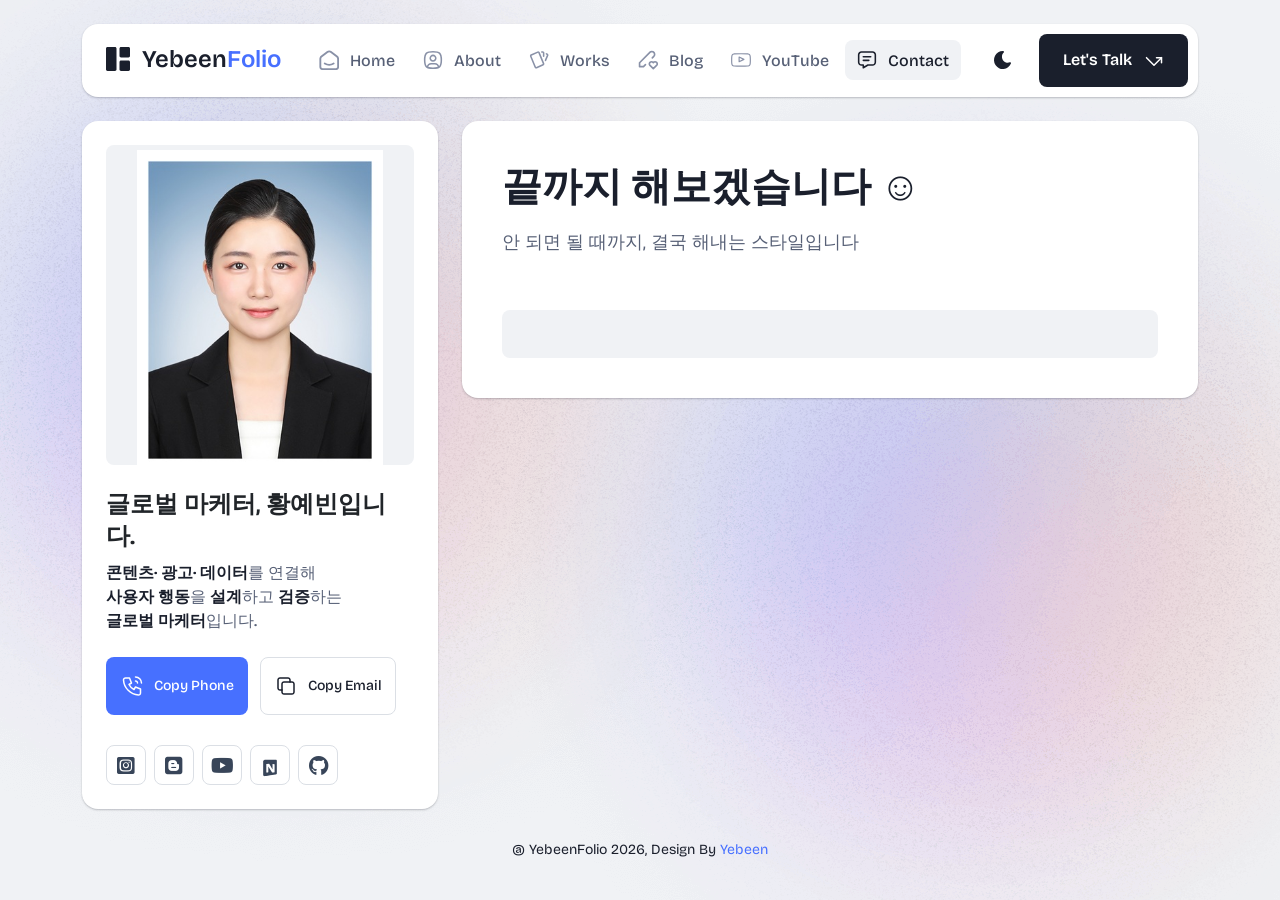
<file: contact.html>
<!doctype html>
<html lang="en">
  <head>
    <!-- Google Tag Manager -->
    <script>
      (function (w, d, s, l, i) {
        w[l] = w[l] || [];
        w[l].push({ "gtm.start": new Date().getTime(), event: "gtm.js" });
        var f = d.getElementsByTagName(s)[0],
          j = d.createElement(s),
          dl = l != "dataLayer" ? "&l=" + l : "";
        j.async = true;
        j.src = "https://www.googletagmanager.com/gtm.js?id=" + i + dl;
        f.parentNode.insertBefore(j, f);
      })(window, document, "script", "dataLayer", "GTM-PL3CHTKC");
    </script>
    <!-- End Google Tag Manager -->
    <meta charset="UTF-8" />
    <meta http-equiv="X-UA-Compatible" content="IE=edge" />
    <title>Yebeen folio</title>
    <meta
      name="description"
      content="Bentofolio - Bootstrap Personal Portfolio Template"
    />
    <meta name="viewport" content="width=device-width, initial-scale=1" />

    <link
      rel="shortcut icon"
      type="image/x-icon"
      href="assets/img/favicon.svg"
    />
    <!-- Place favicon.ico in the root directory -->

    <!-- CSS here -->
    <link rel="stylesheet" href="assets/css/bootstrap.min.css" />
    <link rel="stylesheet" href="assets/fontawsome/css/all.min.css" />
    <link rel="stylesheet" href="assets/fontawsome/css/fontawesome.min.css" />
    <link rel="stylesheet" href="assets/css/slick.css" />
    <link rel="stylesheet" href="assets/css/magnific-popup.css" />
    <link rel="stylesheet" href="assets/css/style.css" />
    <link rel="stylesheet" href="assets/css/responsive.css" />
  </head>

  <body>
    <!-- Google Tag Manager (noscript) -->
    <noscript
      ><iframe
        src="https://www.googletagmanager.com/ns.html?id=GTM-PL3CHTKC"
        height="0"
        width="0"
        style="display: none; visibility: hidden"
      ></iframe
    ></noscript>
    <!-- End Google Tag Manager (noscript) -->
    <div id="page-content">
      <!-- header part start -->
      <header class="header-area">
        <nav class="navbar">
          <div class="container">
            <div class="menu-container">
              <div class="logo">
                <a class="navbar-brand me-0" href="index.html">
                  <svg
                    width="24"
                    height="24"
                    viewBox="0 0 24 24"
                    fill="none"
                    xmlns="http://www.w3.org/2000/svg"
                  >
                    <path
                      d="M0 1.5C0 1.10218 0.158035 0.720644 0.43934 0.43934C0.720644 0.158035 1.10218 0 1.5 0L9 0C9.39782 0 9.77936 0.158035 10.0607 0.43934C10.342 0.720644 10.5 1.10218 10.5 1.5V22.5C10.5 22.8978 10.342 23.2794 10.0607 23.5607C9.77936 23.842 9.39782 24 9 24H1.5C1.10218 24 0.720644 23.842 0.43934 23.5607C0.158035 23.2794 0 22.8978 0 22.5V1.5ZM13.5 1.5C13.5 1.10218 13.658 0.720644 13.9393 0.43934C14.2206 0.158035 14.6022 0 15 0L22.5 0C22.8978 0 23.2794 0.158035 23.5607 0.43934C23.842 0.720644 24 1.10218 24 1.5V9C24 9.39782 23.842 9.77936 23.5607 10.0607C23.2794 10.342 22.8978 10.5 22.5 10.5H15C14.6022 10.5 14.2206 10.342 13.9393 10.0607C13.658 9.77936 13.5 9.39782 13.5 9V1.5ZM13.5 15C13.5 14.6022 13.658 14.2206 13.9393 13.9393C14.2206 13.658 14.6022 13.5 15 13.5H22.5C22.8978 13.5 23.2794 13.658 23.5607 13.9393C23.842 14.2206 24 14.6022 24 15V22.5C24 22.8978 23.842 23.2794 23.5607 23.5607C23.2794 23.842 22.8978 24 22.5 24H15C14.6022 24 14.2206 23.842 13.9393 23.5607C13.658 23.2794 13.5 22.8978 13.5 22.5V15Z"
                      class="logo-icon"
                    />
                  </svg>
                  <span>Yebeen<span class="primary">Folio</span></span>
                </a>
              </div>
              <div class="navbar-main d-flex flex-grow-1">
                <div class="logo inner-logo d-block d-xl-none">
                  <a class="navbar-brand me-0" href="index.html">
                    <svg
                      width="24"
                      height="24"
                      viewBox="0 0 24 24"
                      fill="none"
                      xmlns="http://www.w3.org/2000/svg"
                    >
                      <path
                        d="M0 1.5C0 1.10218 0.158035 0.720644 0.43934 0.43934C0.720644 0.158035 1.10218 0 1.5 0L9 0C9.39782 0 9.77936 0.158035 10.0607 0.43934C10.342 0.720644 10.5 1.10218 10.5 1.5V22.5C10.5 22.8978 10.342 23.2794 10.0607 23.5607C9.77936 23.842 9.39782 24 9 24H1.5C1.10218 24 0.720644 23.842 0.43934 23.5607C0.158035 23.2794 0 22.8978 0 22.5V1.5ZM13.5 1.5C13.5 1.10218 13.658 0.720644 13.9393 0.43934C14.2206 0.158035 14.6022 0 15 0L22.5 0C22.8978 0 23.2794 0.158035 23.5607 0.43934C23.842 0.720644 24 1.10218 24 1.5V9C24 9.39782 23.842 9.77936 23.5607 10.0607C23.2794 10.342 22.8978 10.5 22.5 10.5H15C14.6022 10.5 14.2206 10.342 13.9393 10.0607C13.658 9.77936 13.5 9.39782 13.5 9V1.5ZM13.5 15C13.5 14.6022 13.658 14.2206 13.9393 13.9393C14.2206 13.658 14.6022 13.5 15 13.5H22.5C22.8978 13.5 23.2794 13.658 23.5607 13.9393C23.842 14.2206 24 14.6022 24 15V22.5C24 22.8978 23.842 23.2794 23.5607 23.5607C23.2794 23.842 22.8978 24 22.5 24H15C14.6022 24 14.2206 23.842 13.9393 23.5607C13.658 23.2794 13.5 22.8978 13.5 22.5V15Z"
                        class="logo-icon"
                      />
                    </svg>
                    <span>Yebeen<span class="primary">Folio</span></span>
                  </a>
                </div>
                <ul class="navbar-info mx-auto">
                  <li class="nav-item">
                    <a class="nav-link" aria-current="page" href="index.html">
                      <svg
                        class="nav-icon"
                        viewBox="0 0 15 15"
                        fill="none"
                        xmlns="http://www.w3.org/2000/svg"
                      >
                        <path
                          d="M13.475 4.92481L9.03083 1.46814C8.64082 1.16473 8.1608 1 7.66667 1C7.17254 1 6.69251 1.16473 6.3025 1.46814L1.8575 4.92481C1.59037 5.13254 1.37424 5.39858 1.22563 5.7026C1.07701 6.00662 0.99984 6.34058 1 6.67897V12.679C1 13.121 1.17559 13.5449 1.48816 13.8575C1.80072 14.17 2.22464 14.3456 2.66667 14.3456H12.6667C13.1087 14.3456 13.5326 14.17 13.8452 13.8575C14.1577 13.5449 14.3333 13.121 14.3333 12.679V6.67897C14.3333 5.99314 14.0167 5.34564 13.475 4.92481Z"
                          stroke-width="1.4"
                          stroke-linecap="round"
                          stroke-linejoin="round"
                        />
                        <path
                          d="M10.9753 10.1665C9.13359 11.2773 6.14859 11.2773 4.30859 10.1665"
                          stroke-width="1.4"
                          stroke-linecap="round"
                          stroke-linejoin="round"
                        />
                      </svg>

                      <span>Home</span>
                    </a>
                  </li>
                  <li class="nav-item">
                    <a class="nav-link" href="about.html">
                      <svg
                        class="nav-icon"
                        viewBox="0 0 18 18"
                        fill="none"
                        xmlns="http://www.w3.org/2000/svg"
                      >
                        <path
                          d="M9 9.8335C9.66304 9.8335 10.2989 9.5701 10.7678 9.10126C11.2366 8.63242 11.5 7.99654 11.5 7.3335C11.5 6.67045 11.2366 6.03457 10.7678 5.56573C10.2989 5.09689 9.66304 4.8335 9 4.8335C8.33696 4.8335 7.70107 5.09689 7.23223 5.56573C6.76339 6.03457 6.5 6.67045 6.5 7.3335C6.5 7.99654 6.76339 8.63242 7.23223 9.10126C7.70107 9.5701 8.33696 9.8335 9 9.8335Z"
                          stroke-width="1.4"
                          stroke-linecap="round"
                          stroke-linejoin="round"
                        />
                        <path
                          d="M9 1.5C15 1.5 16.5 3 16.5 9C16.5 15 15 16.5 9 16.5C3 16.5 1.5 15 1.5 9C1.5 3 3 1.5 9 1.5Z"
                          stroke-width="1.4"
                          stroke-linecap="round"
                          stroke-linejoin="round"
                        />
                        <path
                          d="M4 15.7085V15.6668C4 14.7828 4.35119 13.9349 4.97631 13.3098C5.60143 12.6847 6.44928 12.3335 7.33333 12.3335H10.6667C11.5507 12.3335 12.3986 12.6847 13.0237 13.3098C13.6488 13.9349 14 14.7828 14 15.6668V15.7085"
                          stroke-width="1.4"
                          stroke-linecap="round"
                          stroke-linejoin="round"
                        />
                      </svg>
                      About
                    </a>
                  </li>
                  <!-- <li class="nav-item">
                    <a class="nav-link" href="services.html">
                      <svg
                        class="nav-icon"
                        viewBox="0 0 16 16"
                        fill="none"
                        xmlns="http://www.w3.org/2000/svg"
                      >
                        <path
                          d="M7.99967 1.3335L1.33301 4.66683L7.99967 8.00016L14.6663 4.66683L7.99967 1.3335Z"
                          stroke-width="1.4"
                          stroke-linecap="round"
                          stroke-linejoin="round"
                        />
                        <path
                          d="M1.33301 8L7.99967 11.3333L14.6663 8"
                          stroke-width="1.4"
                          stroke-linecap="round"
                          stroke-linejoin="round"
                        />
                        <path
                          d="M1.33301 11.3335L7.99967 14.6668L14.6663 11.3335"
                          stroke-width="1.4"
                          stroke-linecap="round"
                          stroke-linejoin="round"
                        />
                      </svg>
                      Services
                    </a>
                  </li> -->
                  <li class="nav-item">
                    <a class="nav-link" href="portfolio.html">
                      <svg
                        class="nav-icon"
                        viewBox="0 0 18 17"
                        fill="none"
                        xmlns="http://www.w3.org/2000/svg"
                      >
                        <path
                          d="M2.00326 3.99733L7.95159 1.40649C8.04974 1.36442 8.15533 1.34243 8.26212 1.34181C8.3689 1.34119 8.47473 1.36196 8.57337 1.40289C8.67201 1.44382 8.76145 1.50408 8.83642 1.58013C8.9114 1.65617 8.97039 1.74646 9.00992 1.84566L13.1133 11.764C13.1985 11.9651 13.2014 12.1917 13.1213 12.3949C13.0412 12.5982 12.8845 12.7618 12.6849 12.8507L6.73742 15.4415C6.63922 15.4837 6.53356 15.5058 6.42668 15.5065C6.3198 15.5072 6.21387 15.4864 6.11514 15.4455C6.0164 15.4046 5.92688 15.3442 5.85184 15.2681C5.7768 15.192 5.71778 15.1016 5.67826 15.0023L1.57492 5.08316C1.48963 4.88204 1.48673 4.65546 1.56684 4.45222C1.64696 4.24898 1.80367 4.08616 2.00326 3.99733Z"
                          stroke-width="1.4"
                          stroke-linecap="round"
                          stroke-linejoin="round"
                        />
                        <path
                          d="M11.5 1.3335H12.3333C12.5543 1.3335 12.7663 1.42129 12.9226 1.57757C13.0789 1.73385 13.1667 1.94582 13.1667 2.16683V5.0835"
                          stroke-width="1.4"
                          stroke-linecap="round"
                          stroke-linejoin="round"
                        />
                        <path
                          d="M15.6663 3C15.8863 3.09333 16.0997 3.18083 16.3063 3.2625C16.5098 3.34882 16.6706 3.51241 16.7534 3.71729C16.8362 3.92217 16.8343 4.15155 16.748 4.355L14.833 8.83334"
                          stroke-width="1.4"
                          stroke-linecap="round"
                          stroke-linejoin="round"
                        />
                      </svg>
                      Works
                    </a>
                  </li>
                  <li class="nav-item">
                    <a class="nav-link" href="blog.html">
                      <svg
                        class="nav-icon"
                        viewBox="0 0 17 16"
                        fill="none"
                        xmlns="http://www.w3.org/2000/svg"
                      >
                        <path
                          d="M12.1663 6.16676L13.4163 4.91676C13.6352 4.69789 13.8088 4.43805 13.9273 4.15208C14.0457 3.86612 14.1067 3.55962 14.1067 3.25009C14.1067 2.94056 14.0457 2.63406 13.9273 2.3481C13.8088 2.06213 13.6352 1.80229 13.4163 1.58342C13.1975 1.36455 12.9376 1.19094 12.6517 1.07248C12.3657 0.954033 12.0592 0.893066 11.7497 0.893066C11.4401 0.893066 11.1336 0.954033 10.8477 1.07248C10.5617 1.19094 10.3019 1.36455 10.083 1.58342L1.33301 10.3334V13.6668H4.66634L6.33301 12.0001"
                          stroke-width="1.4"
                          stroke-linecap="round"
                          stroke-linejoin="round"
                        />
                        <path
                          d="M13.0004 15.3335L15.7921 12.5968C15.9633 12.4307 16.0995 12.232 16.1926 12.0124C16.2857 11.7927 16.3339 11.5567 16.3343 11.3181C16.3347 11.0796 16.2873 10.8434 16.1948 10.6235C16.1024 10.4035 15.9669 10.2044 15.7963 10.0377C15.448 9.69712 14.9806 9.50602 14.4935 9.50509C14.0065 9.50415 13.5383 9.69346 13.1888 10.0327L13.0021 10.216L12.8163 10.0327C12.4681 9.69237 12.0008 9.50143 11.5139 9.50049C11.0271 9.49956 10.5591 9.68871 10.2096 10.0277C10.0383 10.1937 9.9021 10.3924 9.80891 10.612C9.71572 10.8316 9.66746 11.0677 9.667 11.3062C9.66653 11.5447 9.71386 11.781 9.80619 12.0009C9.89853 12.2209 10.034 12.4201 10.2046 12.5868L13.0004 15.3335Z"
                          stroke-width="1.4"
                          stroke-linecap="round"
                          stroke-linejoin="round"
                        />
                      </svg>
                      Blog
                    </a>
                  </li>
                  <li class="nav-item">
                    <a class="nav-link" href="youtube.html">
                      <svg
                        class="nav-icon"
                        viewBox="0 0 24 24"
                        fill="none"
                        xmlns="http://www.w3.org/2000/svg"
                      >
                        <path
                          d="M23 7.5C23 7.5 22.8 6.1 22.2 5.5C21.5 4.8 20.7 4.8 20.3 4.7C17.5 4.5 12 4.5 12 4.5H12C12 4.5 6.5 4.5 3.7 4.7C3.3 4.8 2.5 4.8 1.8 5.5C1.2 6.1 1 7.5 1 7.5C1 7.5 0.8 9.3 0.8 11.1V12.9C0.8 14.7 1 16.5 1 16.5C1 16.5 1.2 17.9 1.8 18.5C2.5 19.2 3.4 19.1 3.8 19.2C6.6 19.4 12 19.4 12 19.4C12 19.4 17.5 19.4 20.3 19.2C20.7 19.1 21.5 19.2 22.2 18.5C22.8 17.9 23 16.5 23 16.5C23 16.5 23.2 14.7 23.2 12.9V11.1C23.2 9.3 23 7.5 23 7.5Z"
                          stroke-width="1.4"
                          stroke-linecap="round"
                          stroke-linejoin="round"
                        />
                        <path
                          d="M9.75 14.02L15.5 11.25L9.75 8.48V14.02Z"
                          stroke-width="1.4"
                          stroke-linecap="round"
                          stroke-linejoin="round"
                        />
                      </svg>
                      YouTube
                    </a>
                  </li>

                  <li class="nav-item">
                    <a class="nav-link active" href="contact.html">
                      <svg
                        class="nav-icon"
                        viewBox="0 0 18 17"
                        fill="none"
                        xmlns="http://www.w3.org/2000/svg"
                      >
                        <path
                          d="M5.66699 5.5H12.3337"
                          stroke-width="1.4"
                          stroke-linecap="round"
                          stroke-linejoin="round"
                        />
                        <path
                          d="M5.66699 8.8335H10.667"
                          stroke-width="1.4"
                          stroke-linecap="round"
                          stroke-linejoin="round"
                        />
                        <path
                          d="M14 1.3335C14.663 1.3335 15.2989 1.59689 15.7678 2.06573C16.2366 2.53457 16.5 3.17045 16.5 3.8335V10.5002C16.5 11.1632 16.2366 11.7991 15.7678 12.2679C15.2989 12.7368 14.663 13.0002 14 13.0002H9.83333L5.66667 15.5002V13.0002H4C3.33696 13.0002 2.70107 12.7368 2.23223 12.2679C1.76339 11.7991 1.5 11.1632 1.5 10.5002V3.8335C1.5 3.17045 1.76339 2.53457 2.23223 2.06573C2.70107 1.59689 3.33696 1.3335 4 1.3335H14Z"
                          stroke-width="1.4"
                          stroke-linecap="round"
                          stroke-linejoin="round"
                        />
                      </svg>
                      Contact
                    </a>
                  </li>
                </ul>
                <div class="header-right-info d-flex align-items-center">
                  <button class="theme-control-btn">
                    <span class="dark">
                      <svg
                        width="24"
                        height="24"
                        viewBox="0 0 24 24"
                        fill="none"
                        xmlns="http://www.w3.org/2000/svg"
                      >
                        <path
                          d="M11.8005 3C10.207 3.0003 8.64356 3.44286 7.27683 4.28049C5.91011 5.11811 4.79139 6.31937 4.04002 7.75612C3.28865 9.19288 2.93281 10.8112 3.01046 12.4386C3.08811 14.0659 3.59633 15.6411 4.48091 16.9963C5.3655 18.3514 6.59326 19.4356 8.03324 20.1333C9.47322 20.8309 11.0714 21.1157 12.6573 20.9574C14.2432 20.7991 15.7573 20.2036 17.0381 19.2344C18.319 18.2652 19.3185 16.9587 19.9301 15.4542C20.2302 14.7162 19.5111 13.9746 18.7875 14.2752C17.5475 14.7888 16.1706 14.8418 14.8963 14.425C13.622 14.0082 12.5308 13.1479 11.8126 11.9937C11.0943 10.8396 10.7943 9.4645 10.9648 8.10764C11.1353 6.75077 11.7655 5.49792 12.7458 4.5669L12.8136 4.4949C13.2986 3.9279 12.913 3.0072 12.1464 3.0072H11.9122L11.8524 3.0018L11.7996 3H11.8005Z"
                          fill="#1A1F2C"
                        />
                      </svg>
                      <small class="theme-text d-block d-xl-none"
                        >Change appearance</small
                      >
                    </span>
                    <span class="light">
                      <svg
                        width="24"
                        height="24"
                        viewBox="0 0 24 24"
                        fill="none"
                        xmlns="http://www.w3.org/2000/svg"
                      >
                        <path
                          d="M12 19C12.2449 19 12.4813 19.09 12.6644 19.2527C12.8474 19.4155 12.9643 19.6397 12.993 19.883L13 20V21C12.9997 21.2549 12.9021 21.5 12.7272 21.6854C12.5522 21.8707 12.313 21.9822 12.0586 21.9972C11.8042 22.0121 11.5536 21.9293 11.3582 21.7657C11.1627 21.6021 11.0371 21.3701 11.007 21.117L11 21V20C11 19.7348 11.1054 19.4804 11.2929 19.2929C11.4804 19.1054 11.7348 19 12 19Z"
                          fill="#FD7E41"
                        />
                        <path
                          d="M18.3127 16.9099L18.4067 16.9929L19.1067 17.6929C19.2861 17.8729 19.3902 18.1144 19.398 18.3683C19.4057 18.6223 19.3165 18.8697 19.1485 19.0602C18.9804 19.2508 18.7462 19.3702 18.4933 19.3943C18.2403 19.4184 17.9877 19.3454 17.7867 19.1899L17.6927 19.1069L16.9927 18.4069C16.8202 18.2347 16.7165 18.0053 16.7012 17.7619C16.6859 17.5186 16.76 17.278 16.9097 17.0855C17.0593 16.893 17.2741 16.7618 17.5137 16.7166C17.7533 16.6713 18.0012 16.7152 18.2107 16.8399L18.3127 16.9099Z"
                          fill="#FD7E41"
                        />
                        <path
                          d="M7.00747 16.993C7.17965 17.1652 7.28308 17.3943 7.29836 17.6373C7.31364 17.8803 7.23972 18.1206 7.09047 18.313L7.00747 18.407L6.30747 19.107C6.12751 19.2863 5.88604 19.3905 5.63209 19.3982C5.37814 19.406 5.13076 19.3168 4.94019 19.1487C4.74963 18.9807 4.63017 18.7464 4.60607 18.4935C4.58198 18.2406 4.65506 17.988 4.81047 17.787L4.89347 17.693L5.59347 16.993C5.781 16.8055 6.03531 16.7002 6.30047 16.7002C6.56563 16.7002 6.81994 16.8055 7.00747 16.993Z"
                          fill="#FD7E41"
                        />
                        <path
                          d="M3.99987 11C4.25475 11.0003 4.4999 11.0979 4.68524 11.2728C4.87057 11.4478 4.9821 11.687 4.99704 11.9414C5.01198 12.1958 4.92919 12.4464 4.7656 12.6418C4.60201 12.8373 4.36996 12.9629 4.11687 12.993L3.99987 13H2.99987C2.74499 12.9997 2.49984 12.9021 2.3145 12.7272C2.12916 12.5522 2.01763 12.313 2.0027 12.0586C1.98776 11.8042 2.07054 11.5536 2.23413 11.3582C2.39772 11.1627 2.62977 11.0371 2.88287 11.007L2.99987 11H3.99987Z"
                          fill="#FD7E41"
                        />
                        <path
                          d="M20.9999 11C21.2547 11.0003 21.4999 11.0979 21.6852 11.2728C21.8706 11.4478 21.9821 11.687 21.997 11.9414C22.012 12.1958 21.9292 12.4464 21.7656 12.6418C21.602 12.8373 21.37 12.9629 21.1169 12.993L20.9999 13H19.9999C19.745 12.9997 19.4998 12.9021 19.3145 12.7272C19.1292 12.5522 19.0176 12.313 19.0027 12.0586C18.9878 11.8042 19.0705 11.5536 19.2341 11.3582C19.3977 11.1627 19.6298 11.0371 19.8829 11.007L19.9999 11H20.9999Z"
                          fill="#FD7E41"
                        />
                        <path
                          d="M6.21264 4.80985L6.30664 4.89285L7.00664 5.59285C7.18599 5.77281 7.29011 6.01429 7.29787 6.26824C7.30562 6.52219 7.21642 6.76957 7.04839 6.96013C6.88036 7.1507 6.64609 7.27016 6.39316 7.29425C6.14024 7.31834 5.88763 7.24526 5.68664 7.08985L5.59264 7.00685L4.89264 6.30685C4.72073 6.13453 4.61757 5.90543 4.6025 5.66248C4.58744 5.41954 4.6615 5.17945 4.8108 4.98721C4.9601 4.79497 5.1744 4.66378 5.41351 4.61824C5.65262 4.57271 5.90013 4.61594 6.10964 4.73985L6.21264 4.80985Z"
                          fill="#FD7E41"
                        />
                        <path
                          d="M19.1071 4.89288C19.2793 5.06508 19.3827 5.29418 19.398 5.5372C19.4132 5.78023 19.3393 6.02048 19.1901 6.21288L19.1071 6.30688L18.4071 7.00688C18.2271 7.18623 17.9856 7.29036 17.7317 7.29811C17.4777 7.30587 17.2304 7.21667 17.0398 7.04864C16.8492 6.8806 16.7298 6.64633 16.7057 6.39341C16.6816 6.14049 16.7547 5.88788 16.9101 5.68688L16.9931 5.59288L17.6931 4.89288C17.8806 4.70541 18.1349 4.6001 18.4001 4.6001C18.6652 4.6001 18.9196 4.70541 19.1071 4.89288Z"
                          fill="#FD7E41"
                        />
                        <path
                          d="M12 2C12.2449 2.00003 12.4813 2.08996 12.6644 2.25272C12.8474 2.41547 12.9643 2.63975 12.993 2.883L13 3V4C12.9997 4.25488 12.9021 4.50003 12.7272 4.68537C12.5522 4.8707 12.313 4.98223 12.0586 4.99717C11.8042 5.01211 11.5536 4.92933 11.3582 4.76573C11.1627 4.60214 11.0371 4.3701 11.007 4.117L11 4V3C11 2.73478 11.1054 2.48043 11.2929 2.29289C11.4804 2.10536 11.7348 2 12 2Z"
                          fill="#FD7E41"
                        />
                        <path
                          d="M12 7C12.9797 6.99994 13.9378 7.28769 14.7553 7.8275C15.5729 8.36731 16.2138 9.1354 16.5986 10.0364C16.9833 10.9373 17.0949 11.9315 16.9195 12.8953C16.7441 13.8592 16.2893 14.7502 15.6118 15.4579C14.9343 16.1655 14.0638 16.6585 13.1085 16.8756C12.1532 17.0928 11.1552 17.0245 10.2383 16.6793C9.3215 16.334 8.52629 15.7271 7.95146 14.9338C7.37663 14.1405 7.04752 13.1958 7.005 12.217L7 12L7.005 11.783C7.06092 10.4958 7.61161 9.27978 8.54222 8.38866C9.47284 7.49754 10.7115 7.00007 12 7Z"
                          fill="#FD7E41"
                        />
                      </svg>
                      <small class="theme-text d-block d-xl-none"
                        >Change appearance</small
                      >
                    </span>
                  </button>
                  <a href="contact.html" class="lets-talk-btn">
                    Let's Talk
                    <svg
                      class="icon"
                      width="20"
                      height="20"
                      viewBox="0 0 20 20"
                      fill="none"
                      xmlns="http://www.w3.org/2000/svg"
                    >
                      <path
                        d="M17.5 11.6665V6.6665H12.5"
                        stroke="white"
                        stroke-width="1.5"
                        stroke-linecap="round"
                        stroke-linejoin="round"
                      />
                      <path
                        d="M17.5 6.6665L10 14.1665L2.5 6.6665"
                        stroke="white"
                        stroke-width="1.5"
                        stroke-linecap="round"
                        stroke-linejoin="round"
                      />
                    </svg>
                  </a>
                </div>
              </div>
              <div class="mobile-menu-overlay d-block d-lg-none"></div>
              <div class="mobile-menu-control-bar d-block d-xl-none">
                <button class="mobile-menu-control-bar">
                  <i class="fas fa-bars"></i>
                </button>
              </div>
            </div>
          </div>
        </nav>
      </header>
      <!-- header part end -->

      <!-- main area part start -->
      <main>
        <section class="content-box-area mt-4">
          <div class="container">
            <div class="row g-4">
              <div class="col-xl-4">
                <div class="card profile-card">
                  <div class="card-body">
                    <div class="image text-center">
                      <img src="assets/img/images/home.jpg" alt="home" />
                    </div>
                    <div class="text">
                      <h3 class="card-title">글로벌 마케터, 황예빈입니다.</h3>
                      <p>
                        <span>콘텐츠·</span>
                        <span>광고·</span>
                        <span>데이터</span>를 연결해<br />
                        <span>사용자 행동</span>을 <span>설계</span>하고
                        <span>검증</span>하는 <span>글로벌 마케터</span>입니다.
                      </p>
                      <div class="common-button-groups">
                        <button
                          class="btn btn-call"
                          data-clipboard-text="010-9900-9794"
                        >
                          <svg
                            class="icon"
                            width="24"
                            height="24"
                            viewBox="0 0 24 24"
                            fill="none"
                            xmlns="http://www.w3.org/2000/svg"
                          >
                            <path
                              d="M5.5 4H9.5L11.5 9L9 10.5C10.071 12.6715 11.8285 14.429 14 15.5L15.5 13L20.5 15V19C20.5 19.5304 20.2893 20.0391 19.9142 20.4142C19.5391 20.7893 19.0304 21 18.5 21C14.5993 20.763 10.9202 19.1065 8.15683 16.3432C5.3935 13.5798 3.73705 9.90074 3.5 6C3.5 5.46957 3.71071 4.96086 4.08579 4.58579C4.46086 4.21071 4.96957 4 5.5 4Z"
                              stroke="white"
                              stroke-width="1.5"
                              stroke-linecap="round"
                              stroke-linejoin="round"
                            />
                            <path
                              d="M15.5 7C16.0304 7 16.5391 7.21071 16.9142 7.58579C17.2893 7.96086 17.5 8.46957 17.5 9"
                              stroke="white"
                              stroke-width="1.5"
                              stroke-linecap="round"
                              stroke-linejoin="round"
                            />
                            <path
                              d="M15.5 3C17.0913 3 18.6174 3.63214 19.7426 4.75736C20.8679 5.88258 21.5 7.4087 21.5 9"
                              stroke="white"
                              stroke-width="1.5"
                              stroke-linecap="round"
                              stroke-linejoin="round"
                            />
                          </svg>
                          Copy Phone
                        </button>
                        <button
                          class="btn btn-copy"
                          data-clipboard-text="yb8259@naver.com"
                        >
                          <svg
                            class="icon"
                            width="24"
                            height="24"
                            viewBox="0 0 24 24"
                            fill="none"
                            xmlns="http://www.w3.org/2000/svg"
                          >
                            <path
                              d="M8 10C8 9.46957 8.21071 8.96086 8.58579 8.58579C8.96086 8.21071 9.46957 8 10 8H18C18.5304 8 19.0391 8.21071 19.4142 8.58579C19.7893 8.96086 20 9.46957 20 10V18C20 18.5304 19.7893 19.0391 19.4142 19.4142C19.0391 19.7893 18.5304 20 18 20H10C9.46957 20 8.96086 19.7893 8.58579 19.4142C8.21071 19.0391 8 18.5304 8 18V10Z"
                              stroke-width="1.5"
                              stroke-linecap="round"
                              stroke-linejoin="round"
                            />
                            <path
                              d="M16 8V6C16 5.46957 15.7893 4.96086 15.4142 4.58579C15.0391 4.21071 14.5304 4 14 4H6C5.46957 4 4.96086 4.21071 4.58579 4.58579C4.21071 4.96086 4 5.46957 4 6V14C4 14.5304 4.21071 15.0391 4.58579 15.4142C4.96086 15.7893 5.46957 16 6 16H8"
                              stroke-width="1.5"
                              stroke-linecap="round"
                              stroke-linejoin="round"
                            />
                          </svg>
                          Copy Email
                        </button>
                      </div>
                      <div class="social-media-icon">
                        <ul class="list-unstyled">
                          <li>
                            <a
                              href="https://www.instagram.com/yebeen_h"
                              target="_blank"
                              ><i class="fab fa-instagram-square"></i
                            ></a>
                          </li>
                          <li>
                            <a
                              href="https://blog.naver.com/yb8259"
                              target="_blank"
                              ><i class="fab fa-blogger"></i
                            ></a>
                          </li>
                          <li>
                            <a
                              href="https://www.youtube.com/@moubeen"
                              target="_blank"
                              aria-label="YouTube"
                            >
                              <i class="fab fa-youtube"></i>
                            </a>
                          </li>
                          <li>
                            <a href="https://www.notion.so/2e840f1986af81dfa955cfcb53361857?v=2e840f1986af81a2ae55000cc8360b7c&source=copy_link" target="_blank" class="notion-icon">
                              <svg width="20" height="20" viewBox="0 0 256 256" fill="currentColor">
                                <path d="M54.6 24.6C54.6 24.6 40.5 35.2 40.5 36.6C40.5 38 40.9 224.8 40.9 224.8C40.9 224.8 52.3 232.9 54.6 232.9C56.9 232.9 201.4 211.4 201.4 211.4C201.4 211.4 215.5 202.1 215.5 200.7C215.5 199.3 215.5 31.2 215.5 31.2C215.5 31.2 207.3 23.1 205 23.1C202.7 23.1 54.6 24.6 54.6 24.6ZM184.2 80.5C184.2 80.5 186.8 82.1 186.8 84.5V180.7C186.8 180.7 185.4 184.3 180.4 184.7L156.8 185.9C156.8 185.9 153.8 184.5 152.8 182.5L106.5 108.9V180.7C106.5 180.7 105.1 184.3 100.1 184.7L83.5 185.9C83.5 185.9 80.5 184.5 80.5 182.5V78.5C80.5 78.5 82.3 75.5 85.3 75.5L115.5 74.5C115.5 74.5 118.5 75.5 119.5 77.5L160.5 146.5V78.5C160.5 78.5 162.3 75.5 165.3 75.5L184.2 80.5Z"/>
                              </svg>
                            </a>
                          </li>
                          <li>
                            <a
                              href="https://github.com/yb8259/yebeen_folio"
                              target="_blank"
                              ><i class="fab fa-github"></i
                            ></a>
                          </li>
                        </ul>
                      </div>
                    </div>
                  </div>
                </div>
              </div>
              <div class="col-xl-8">
                <div class="card content-box-card">
                  <div class="card-body portfolio-card contact-card">
                    <div class="top-info">
                      <div class="text">
                        <h1 class="main-title">끝까지 해보겠습니다 ☺️</h1>
                        <p>안 되면 될 때까지, 결국 해내는 스타일입니다</p>
                      </div>
                    </div>
                    <div class="contact-area">
                      <div class="leave-comments-area">
                        <div class="comments-box">
                          <form
                            id="contact-form"
                            action="assets/mail.php"
                            method="POST"
                          >
                            <!-- <div class="row gx-3">
                              <div class="col-md-6">
                                <div class="mb-4">
                                  <label class="form-label">Name</label>
                                  <input
                                    name="name"
                                    required
                                    type="text"
                                    class="form-control shadow-none"
                                    placeholder="Enter your name"
                                  />
                                </div>
                              </div>
                              <div class="col-md-6">
                                <div class="mb-4">
                                  <label class="form-label">Email</label>
                                  <input
                                    name="email"
                                    required
                                    type="email"
                                    class="form-control shadow-none"
                                    placeholder="Enter your email"
                                  />
                                </div>
                              </div>
                              <div class="col-md-6">
                                <div class="mb-4">
                                  <label class="form-label">Subject</label>
                                  <input
                                    name="subject"
                                    required
                                    type="text"
                                    class="form-control shadow-none"
                                    placeholder="Subject"
                                  />
                                </div>
                              </div>
                              <div class="col-md-6">
                                <div class="mb-4">
                                  <label class="form-label">Budget</label>
                                  <select
                                    name="budget"
                                    required
                                    class="form-select shadow-none"
                                  >
                                    <option disabled selected>
                                      Select budget...
                                    </option>
                                    <option value="$5000">$5000</option>
                                    <option value="$5000 - $1000">
                                      $5000 - $10000
                                    </option>
                                    <option value="$10000 - $2000">
                                      $10000 - $20000
                                    </option>
                                    <option value="$20000">$20000+</option>
                                  </select>
                                </div>
                              </div>
                              <div class="col-md-12">
                                <div class="mb-4">
                                  <label class="form-label">Comment</label>
                                  <textarea
                                    name="message"
                                    class="form-control shadow-none"
                                    rows="4"
                                    placeholder="Type details about your inquiry"
                                  ></textarea>
                                </div>
                              </div>
                              <div class="col-md-12">
                                <button class="submit-btn" type="submit">
                                  Send Message
                                  <svg
                                    class="icon"
                                    width="20"
                                    height="20"
                                    viewBox="0 0 20 20"
                                    fill="none"
                                    xmlns="http://www.w3.org/2000/svg"
                                  >
                                    <path
                                      d="M17.5 11.6665V6.6665H12.5"
                                      stroke="white"
                                      stroke-width="1.5"
                                      stroke-linecap="round"
                                      stroke-linejoin="round"
                                    ></path>
                                    <path
                                      d="M17.5 6.6665L10 14.1665L2.5 6.6665"
                                      stroke="white"
                                      stroke-width="1.5"
                                      stroke-linecap="round"
                                      stroke-linejoin="round"
                                    ></path>
                                  </svg>
                                </button>
                              </div>
                            </div> -->
                          </form>
                          <p class="ajax-response mb-0"></p>
                        </div>
                      </div>
                      <!-- <div class="contact-map-area">
                        <iframe
                          src="https://www.google.com/maps/embed?pb=!1m18!1m12!1m3!1d193595.25280012016!2d-74.14448732737499!3d40.69763123331177!2m3!1f0!2f0!3f0!3m2!1i1024!2i768!4f13.1!3m3!1m2!1s0x89c24fa5d33f083b%3A0xc80b8f06e177fe62!2sNew%20York%2C%20NY%2C%20USA!5e0!3m2!1sen!2sbd!4v1711832776336!5m2!1sen!2sbd"
                          allowfullscreen=""
                          loading="lazy"
                          referrerpolicy="no-referrer-when-downgrade"
                        ></iframe>
                      </div> -->
                      <!-- <div class="frequently-asked-questions">
                        <h2 class="main-common-title">
                          Frequently Asked Questions
                        </h2>
                        <div class="frequently-asked-questions-main">
                          <div class="accordion" id="accordionExample">
                            <div class="accordion-item">
                              <h4 class="accordion-header" id="headingOne">
                                <button
                                  class="accordion-button"
                                  type="button"
                                  data-bs-toggle="collapse"
                                  data-bs-target="#collapseOne"
                                  aria-expanded="true"
                                  aria-controls="collapseOne"
                                >
                                  What does a product designer need to know?
                                  <span class="ms-auto">
                                    <span class="icon ms-4">
                                      <img
                                        class="icon-plus"
                                        src="assets/img/icons/plus.svg"
                                        alt="plus"
                                      />
                                      <img
                                        class="icon-minus d-none"
                                        src="assets/img/icons/minus.svg"
                                        alt="minus"
                                      />
                                    </span>
                                  </span>
                                </button>
                              </h4>
                              <div
                                id="collapseOne"
                                class="accordion-collapse collapse show"
                                aria-labelledby="headingOne"
                                data-bs-parent="#accordionExample"
                              >
                                <div class="accordion-body">
                                  <p>
                                    I'm here to help if you're searching for a
                                    product designer to bring your idea to life
                                    or a design partner to help take your
                                    business to the next level.
                                  </p>
                                </div>
                              </div>
                            </div>
                            <div class="accordion-item">
                              <h4 class="accordion-header" id="headingTwo">
                                <button
                                  class="accordion-button collapsed"
                                  type="button"
                                  data-bs-toggle="collapse"
                                  data-bs-target="#collapseTwo"
                                  aria-expanded="false"
                                  aria-controls="collapseTwo"
                                >
                                  What does a product designer need to know?
                                  <span class="ms-auto">
                                    <span class="icon ms-4">
                                      <img
                                        class="icon-plus"
                                        src="assets/img/icons/plus.svg"
                                        alt="plus"
                                      />
                                      <img
                                        class="icon-minus d-none"
                                        src="assets/img/icons/minus.svg"
                                        alt="minus"
                                      />
                                    </span>
                                  </span>
                                </button>
                              </h4>
                              <div
                                id="collapseTwo"
                                class="accordion-collapse collapse"
                                aria-labelledby="headingTwo"
                                data-bs-parent="#accordionExample"
                              >
                                <div class="accordion-body">
                                  <p>
                                    I'm here to help if you're searching for a
                                    product designer to bring your idea to life
                                    or a design partner to help take your
                                    business to the next level.
                                  </p>
                                </div>
                              </div>
                            </div>
                            <div class="accordion-item">
                              <h4 class="accordion-header" id="headingThree">
                                <button
                                  class="accordion-button collapsed"
                                  type="button"
                                  data-bs-toggle="collapse"
                                  data-bs-target="#collapseThree"
                                  aria-expanded="false"
                                  aria-controls="collapseThree"
                                >
                                  What does a product designer need to know?
                                  <span class="ms-auto">
                                    <span class="icon ms-4">
                                      <img
                                        class="icon-plus"
                                        src="assets/img/icons/plus.svg"
                                        alt="plus"
                                      />
                                      <img
                                        class="icon-minus d-none"
                                        src="assets/img/icons/minus.svg"
                                        alt="minus"
                                      />
                                    </span>
                                  </span>
                                </button>
                              </h4>
                              <div
                                id="collapseThree"
                                class="accordion-collapse collapse"
                                aria-labelledby="headingThree"
                                data-bs-parent="#accordionExample"
                              >
                                <div class="accordion-body">
                                  <p>
                                    I'm here to help if you're searching for a
                                    product designer to bring your idea to life
                                    or a design partner to help take your
                                    business to the next level.
                                  </p>
                                </div>
                              </div>
                            </div>
                            <div class="accordion-item">
                              <h4 class="accordion-header" id="headingFour">
                                <button
                                  class="accordion-button collapsed"
                                  type="button"
                                  data-bs-toggle="collapse"
                                  data-bs-target="#collapseFour"
                                  aria-expanded="false"
                                  aria-controls="collapseFour"
                                >
                                  What does a product designer need to know?
                                  <span class="ms-auto">
                                    <span class="icon ms-4">
                                      <img
                                        class="icon-plus"
                                        src="assets/img/icons/plus.svg"
                                        alt="plus"
                                      />
                                      <img
                                        class="icon-minus d-none"
                                        src="assets/img/icons/minus.svg"
                                        alt="minus"
                                      />
                                    </span>
                                  </span>
                                </button>
                              </h4>
                              <div
                                id="collapseFour"
                                class="accordion-collapse collapse"
                                aria-labelledby="headingFour"
                                data-bs-parent="#accordionExample"
                              >
                                <div class="accordion-body">
                                  <p>
                                    I'm here to help if you're searching for a
                                    product designer to bring your idea to life
                                    or a design partner to help take your
                                    business to the next level.
                                  </p>
                                </div>
                              </div>
                            </div>
                            <div class="accordion-item">
                              <h4 class="accordion-header" id="headingFive">
                                <button
                                  class="accordion-button collapsed"
                                  type="button"
                                  data-bs-toggle="collapse"
                                  data-bs-target="#collapseFive"
                                  aria-expanded="false"
                                  aria-controls="collapseFive"
                                >
                                  What does a product designer need to know?
                                  <span class="ms-auto">
                                    <span class="icon ms-4">
                                      <img
                                        class="icon-plus"
                                        src="assets/img/icons/plus.svg"
                                        alt="plus"
                                      />
                                      <img
                                        class="icon-minus d-none"
                                        src="assets/img/icons/minus.svg"
                                        alt="minus"
                                      />
                                    </span>
                                  </span>
                                </button>
                              </h4>
                              <div
                                id="collapseFive"
                                class="accordion-collapse collapse"
                                aria-labelledby="headingFive"
                                data-bs-parent="#accordionExample"
                              >
                                <div class="accordion-body">
                                  <p>
                                    I'm here to help if you're searching for a
                                    product designer to bring your idea to life
                                    or a design partner to help take your
                                    business to the next level.
                                  </p>
                                </div>
                              </div>
                            </div>
                          </div>
                        </div>
                      </div> -->
                    </div>
                  </div>
                </div>
              </div>
            </div>
          </div>
        </section>

        <!-- background shape area start -->
        <div class="background-shapes">
          <div class="shape-1 common-shape">
            <img src="assets/img/bg/banner-shape-1.png" alt="banner-shape-1" />
          </div>
          <div class="shape-2 common-shape">
            <img src="assets/img/bg/banner-shape-1.png" alt="banner-shape-1" />
          </div>
          <div class="threed-shape-1 move-with-cursor" data-value="1">
            <img src="assets/img/bg/object-3d-1.png" alt="object-3d-1" />
          </div>
          <div class="threed-shape-2 move-with-cursor" data-value="1">
            <img src="assets/img/bg/object-3d-2.png" alt="object-3d-2" />
          </div>
        </div>
        <!-- background shape area end -->
      </main>
      <!-- main area part end -->

      <!-- footer part start -->
      <footer class="footer-area">
        <div class="container">
          <div class="text text-center">
            <p>@ YebeenFolio 2026, Design By <a href="#">Yebeen</a></p>
          </div>
        </div>
      </footer>
      <!-- footer part end -->
    </div>

    <!-- JS here -->
    <script src="assets/js/vendor/jquery-3.6.0.min.js"></script>
    <script src="assets/js/bootstrap.bundle.min.js"></script>
    <script src="assets/js/jquery.magnific-popup.min.js"></script>
    <script src="assets/js/ajax-form.js"></script>
    <script src="assets/js/clipboard.min.js"></script>
    <script src="assets/js/slick.min.js"></script>
    <script src="assets/js/script.js"></script>
  </body>
</html>
</file>
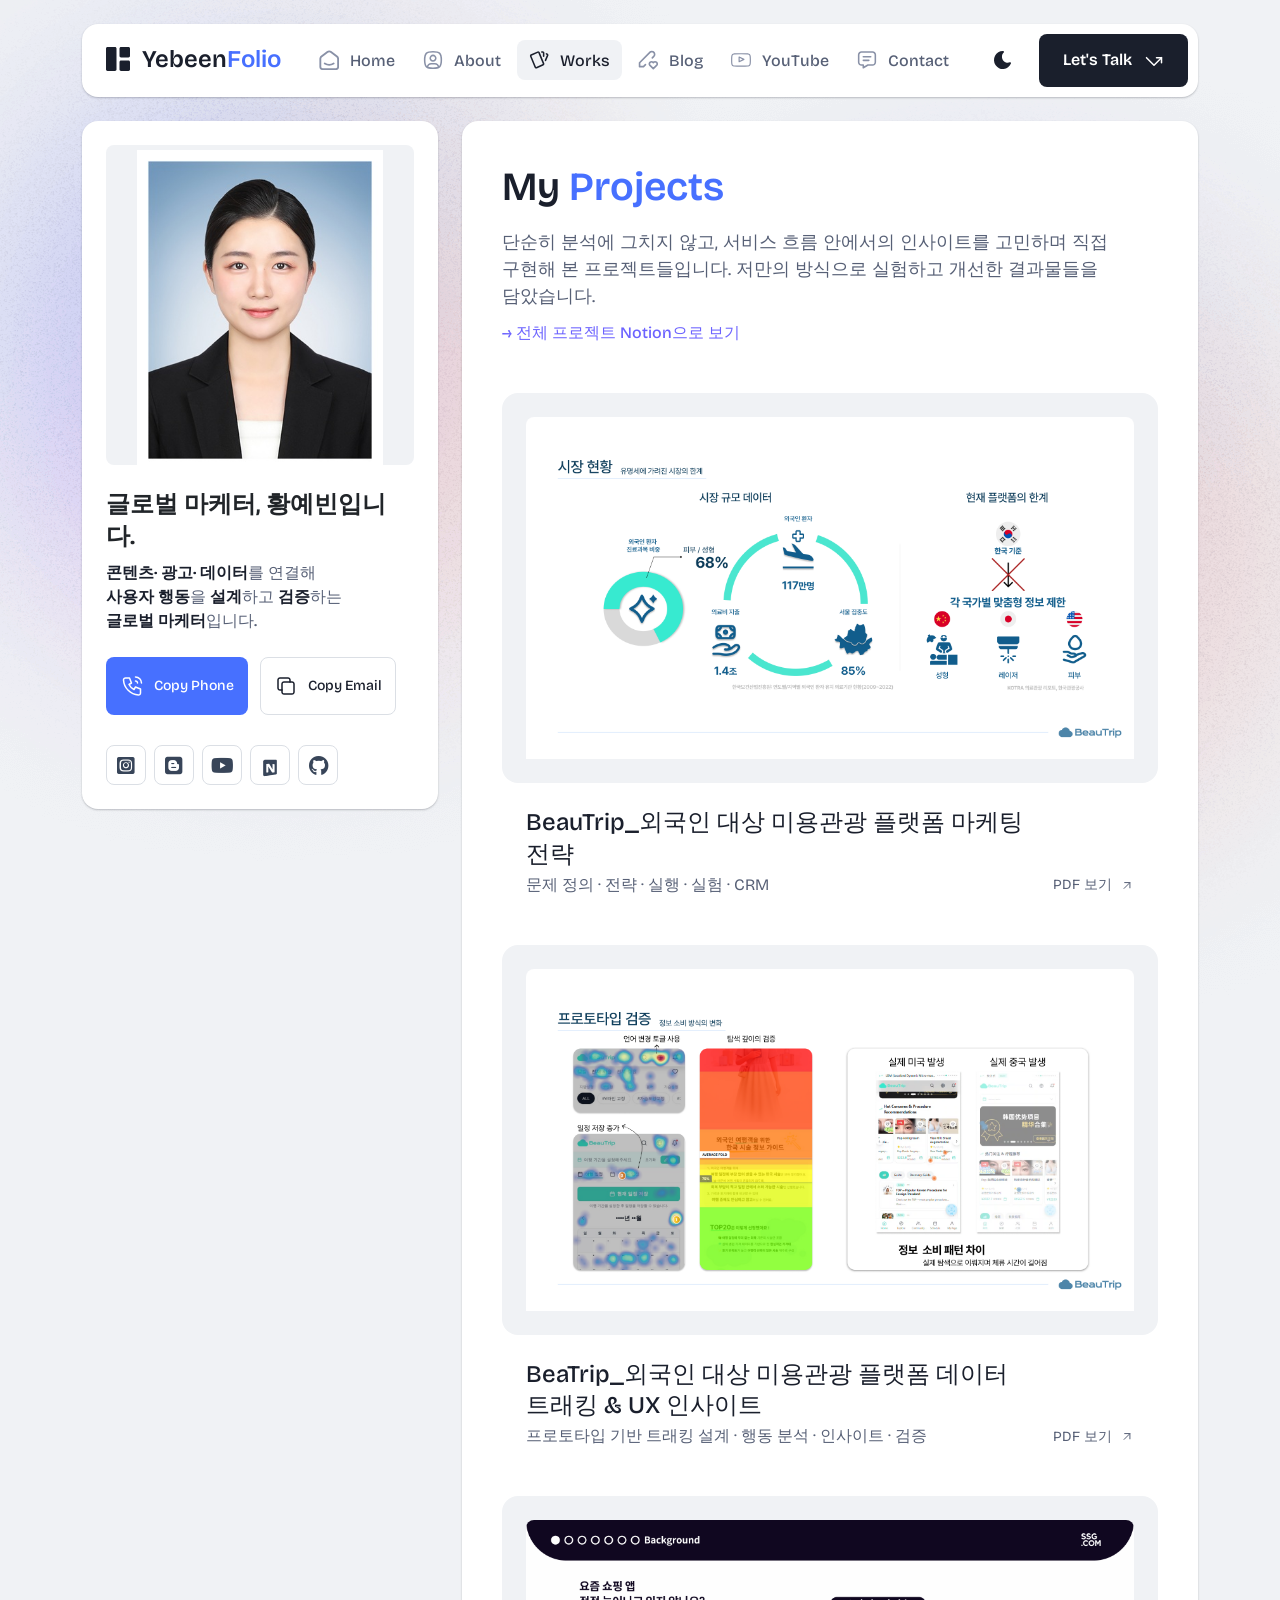
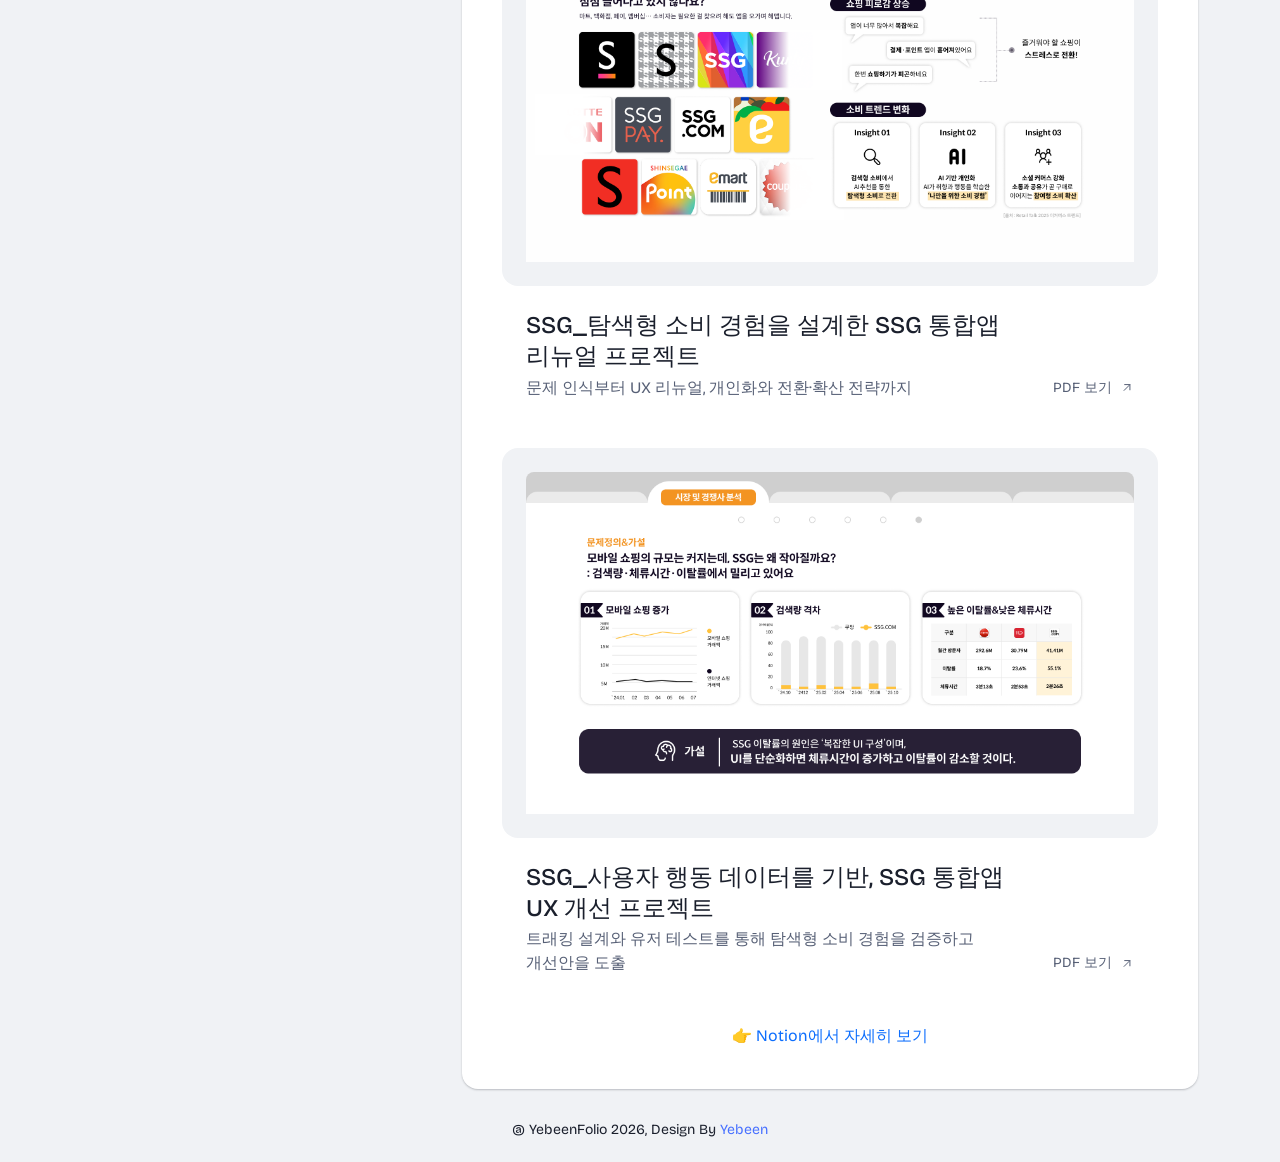
<file: portfolio.html>
<!doctype html>
<html lang="en">
  <head>
    <!-- Google Tag Manager -->
    <script>
      (function (w, d, s, l, i) {
        w[l] = w[l] || [];
        w[l].push({ "gtm.start": new Date().getTime(), event: "gtm.js" });
        var f = d.getElementsByTagName(s)[0],
          j = d.createElement(s),
          dl = l != "dataLayer" ? "&l=" + l : "";
        j.async = true;
        j.src = "https://www.googletagmanager.com/gtm.js?id=" + i + dl;
        f.parentNode.insertBefore(j, f);
      })(window, document, "script", "dataLayer", "GTM-PL3CHTKC");
    </script>
    <!-- End Google Tag Manager -->
    <meta charset="UTF-8" />
    <meta http-equiv="X-UA-Compatible" content="IE=edge" />
    <title>Yebeen folio</title>
    <meta
      name="description"
      content="Bentofolio - Bootstrap Personal Portfolio Template"
    />
    <meta name="viewport" content="width=device-width, initial-scale=1" />

    <link
      rel="shortcut icon"
      type="image/x-icon"
      href="assets/img/favicon.svg"
    />
    <!-- Place favicon.ico in the root directory -->

    <!-- CSS here -->
    <link rel="stylesheet" href="assets/css/bootstrap.min.css" />
    <link rel="stylesheet" href="assets/fontawsome/css/all.min.css" />
    <link rel="stylesheet" href="assets/fontawsome/css/fontawesome.min.css" />
    <link rel="stylesheet" href="assets/css/slick.css" />
    <link rel="stylesheet" href="assets/css/magnific-popup.css" />
    <link rel="stylesheet" href="assets/css/style.css" />
    <link rel="stylesheet" href="assets/css/responsive.css" />
  </head>

  <body>
    <!-- Google Tag Manager (noscript) -->
    <noscript
      ><iframe
        src="https://www.googletagmanager.com/ns.html?id=GTM-PL3CHTKC"
        height="0"
        width="0"
        style="display: none; visibility: hidden"
      ></iframe
    ></noscript>
    <!-- End Google Tag Manager (noscript) -->
    <div id="page-content">
      <!-- header part start -->
      <header class="header-area">
        <nav class="navbar">
          <div class="container">
            <div class="menu-container">
              <div class="logo">
                <a class="navbar-brand me-0" href="index.html">
                  <svg
                    width="24"
                    height="24"
                    viewBox="0 0 24 24"
                    fill="none"
                    xmlns="http://www.w3.org/2000/svg"
                  >
                    <path
                      d="M0 1.5C0 1.10218 0.158035 0.720644 0.43934 0.43934C0.720644 0.158035 1.10218 0 1.5 0L9 0C9.39782 0 9.77936 0.158035 10.0607 0.43934C10.342 0.720644 10.5 1.10218 10.5 1.5V22.5C10.5 22.8978 10.342 23.2794 10.0607 23.5607C9.77936 23.842 9.39782 24 9 24H1.5C1.10218 24 0.720644 23.842 0.43934 23.5607C0.158035 23.2794 0 22.8978 0 22.5V1.5ZM13.5 1.5C13.5 1.10218 13.658 0.720644 13.9393 0.43934C14.2206 0.158035 14.6022 0 15 0L22.5 0C22.8978 0 23.2794 0.158035 23.5607 0.43934C23.842 0.720644 24 1.10218 24 1.5V9C24 9.39782 23.842 9.77936 23.5607 10.0607C23.2794 10.342 22.8978 10.5 22.5 10.5H15C14.6022 10.5 14.2206 10.342 13.9393 10.0607C13.658 9.77936 13.5 9.39782 13.5 9V1.5ZM13.5 15C13.5 14.6022 13.658 14.2206 13.9393 13.9393C14.2206 13.658 14.6022 13.5 15 13.5H22.5C22.8978 13.5 23.2794 13.658 23.5607 13.9393C23.842 14.2206 24 14.6022 24 15V22.5C24 22.8978 23.842 23.2794 23.5607 23.5607C23.2794 23.842 22.8978 24 22.5 24H15C14.6022 24 14.2206 23.842 13.9393 23.5607C13.658 23.2794 13.5 22.8978 13.5 22.5V15Z"
                      class="logo-icon"
                    />
                  </svg>
                  <span>Yebeen<span class="primary">Folio</span></span>
                </a>
              </div>
              <div class="navbar-main d-flex flex-grow-1">
                <div class="logo inner-logo d-block d-xl-none">
                  <a class="navbar-brand me-0" href="index.html">
                    <svg
                      width="24"
                      height="24"
                      viewBox="0 0 24 24"
                      fill="none"
                      xmlns="http://www.w3.org/2000/svg"
                    >
                      <path
                        d="M0 1.5C0 1.10218 0.158035 0.720644 0.43934 0.43934C0.720644 0.158035 1.10218 0 1.5 0L9 0C9.39782 0 9.77936 0.158035 10.0607 0.43934C10.342 0.720644 10.5 1.10218 10.5 1.5V22.5C10.5 22.8978 10.342 23.2794 10.0607 23.5607C9.77936 23.842 9.39782 24 9 24H1.5C1.10218 24 0.720644 23.842 0.43934 23.5607C0.158035 23.2794 0 22.8978 0 22.5V1.5ZM13.5 1.5C13.5 1.10218 13.658 0.720644 13.9393 0.43934C14.2206 0.158035 14.6022 0 15 0L22.5 0C22.8978 0 23.2794 0.158035 23.5607 0.43934C23.842 0.720644 24 1.10218 24 1.5V9C24 9.39782 23.842 9.77936 23.5607 10.0607C23.2794 10.342 22.8978 10.5 22.5 10.5H15C14.6022 10.5 14.2206 10.342 13.9393 10.0607C13.658 9.77936 13.5 9.39782 13.5 9V1.5ZM13.5 15C13.5 14.6022 13.658 14.2206 13.9393 13.9393C14.2206 13.658 14.6022 13.5 15 13.5H22.5C22.8978 13.5 23.2794 13.658 23.5607 13.9393C23.842 14.2206 24 14.6022 24 15V22.5C24 22.8978 23.842 23.2794 23.5607 23.5607C23.2794 23.842 22.8978 24 22.5 24H15C14.6022 24 14.2206 23.842 13.9393 23.5607C13.658 23.2794 13.5 22.8978 13.5 22.5V15Z"
                        class="logo-icon"
                      />
                    </svg>
                    <span>Yebeen<span class="primary">Folio</span></span>
                  </a>
                </div>
                <ul class="navbar-info mx-auto">
                  <li class="nav-item">
                    <a class="nav-link" aria-current="page" href="index.html">
                      <svg
                        class="nav-icon"
                        viewBox="0 0 15 15"
                        fill="none"
                        xmlns="http://www.w3.org/2000/svg"
                      >
                        <path
                          d="M13.475 4.92481L9.03083 1.46814C8.64082 1.16473 8.1608 1 7.66667 1C7.17254 1 6.69251 1.16473 6.3025 1.46814L1.8575 4.92481C1.59037 5.13254 1.37424 5.39858 1.22563 5.7026C1.07701 6.00662 0.99984 6.34058 1 6.67897V12.679C1 13.121 1.17559 13.5449 1.48816 13.8575C1.80072 14.17 2.22464 14.3456 2.66667 14.3456H12.6667C13.1087 14.3456 13.5326 14.17 13.8452 13.8575C14.1577 13.5449 14.3333 13.121 14.3333 12.679V6.67897C14.3333 5.99314 14.0167 5.34564 13.475 4.92481Z"
                          stroke-width="1.4"
                          stroke-linecap="round"
                          stroke-linejoin="round"
                        />
                        <path
                          d="M10.9753 10.1665C9.13359 11.2773 6.14859 11.2773 4.30859 10.1665"
                          stroke-width="1.4"
                          stroke-linecap="round"
                          stroke-linejoin="round"
                        />
                      </svg>

                      <span>Home</span>
                    </a>
                  </li>
                  <li class="nav-item">
                    <a class="nav-link" href="about.html">
                      <svg
                        class="nav-icon"
                        viewBox="0 0 18 18"
                        fill="none"
                        xmlns="http://www.w3.org/2000/svg"
                      >
                        <path
                          d="M9 9.8335C9.66304 9.8335 10.2989 9.5701 10.7678 9.10126C11.2366 8.63242 11.5 7.99654 11.5 7.3335C11.5 6.67045 11.2366 6.03457 10.7678 5.56573C10.2989 5.09689 9.66304 4.8335 9 4.8335C8.33696 4.8335 7.70107 5.09689 7.23223 5.56573C6.76339 6.03457 6.5 6.67045 6.5 7.3335C6.5 7.99654 6.76339 8.63242 7.23223 9.10126C7.70107 9.5701 8.33696 9.8335 9 9.8335Z"
                          stroke-width="1.4"
                          stroke-linecap="round"
                          stroke-linejoin="round"
                        />
                        <path
                          d="M9 1.5C15 1.5 16.5 3 16.5 9C16.5 15 15 16.5 9 16.5C3 16.5 1.5 15 1.5 9C1.5 3 3 1.5 9 1.5Z"
                          stroke-width="1.4"
                          stroke-linecap="round"
                          stroke-linejoin="round"
                        />
                        <path
                          d="M4 15.7085V15.6668C4 14.7828 4.35119 13.9349 4.97631 13.3098C5.60143 12.6847 6.44928 12.3335 7.33333 12.3335H10.6667C11.5507 12.3335 12.3986 12.6847 13.0237 13.3098C13.6488 13.9349 14 14.7828 14 15.6668V15.7085"
                          stroke-width="1.4"
                          stroke-linecap="round"
                          stroke-linejoin="round"
                        />
                      </svg>
                      About
                    </a>
                  </li>
                  <!-- <li class="nav-item">
                    <a class="nav-link" href="services.html">
                      <svg
                        class="nav-icon"
                        viewBox="0 0 16 16"
                        fill="none"
                        xmlns="http://www.w3.org/2000/svg"
                      >
                        <path
                          d="M7.99967 1.3335L1.33301 4.66683L7.99967 8.00016L14.6663 4.66683L7.99967 1.3335Z"
                          stroke-width="1.4"
                          stroke-linecap="round"
                          stroke-linejoin="round"
                        />
                        <path
                          d="M1.33301 8L7.99967 11.3333L14.6663 8"
                          stroke-width="1.4"
                          stroke-linecap="round"
                          stroke-linejoin="round"
                        />
                        <path
                          d="M1.33301 11.3335L7.99967 14.6668L14.6663 11.3335"
                          stroke-width="1.4"
                          stroke-linecap="round"
                          stroke-linejoin="round"
                        />
                      </svg>
                      Services
                    </a>
                  </li> -->
                  <li class="nav-item">
                    <a class="nav-link active" href="portfolio.html">
                      <svg
                        class="nav-icon"
                        viewBox="0 0 18 17"
                        fill="none"
                        xmlns="http://www.w3.org/2000/svg"
                      >
                        <path
                          d="M2.00326 3.99733L7.95159 1.40649C8.04974 1.36442 8.15533 1.34243 8.26212 1.34181C8.3689 1.34119 8.47473 1.36196 8.57337 1.40289C8.67201 1.44382 8.76145 1.50408 8.83642 1.58013C8.9114 1.65617 8.97039 1.74646 9.00992 1.84566L13.1133 11.764C13.1985 11.9651 13.2014 12.1917 13.1213 12.3949C13.0412 12.5982 12.8845 12.7618 12.6849 12.8507L6.73742 15.4415C6.63922 15.4837 6.53356 15.5058 6.42668 15.5065C6.3198 15.5072 6.21387 15.4864 6.11514 15.4455C6.0164 15.4046 5.92688 15.3442 5.85184 15.2681C5.7768 15.192 5.71778 15.1016 5.67826 15.0023L1.57492 5.08316C1.48963 4.88204 1.48673 4.65546 1.56684 4.45222C1.64696 4.24898 1.80367 4.08616 2.00326 3.99733Z"
                          stroke-width="1.4"
                          stroke-linecap="round"
                          stroke-linejoin="round"
                        />
                        <path
                          d="M11.5 1.3335H12.3333C12.5543 1.3335 12.7663 1.42129 12.9226 1.57757C13.0789 1.73385 13.1667 1.94582 13.1667 2.16683V5.0835"
                          stroke-width="1.4"
                          stroke-linecap="round"
                          stroke-linejoin="round"
                        />
                        <path
                          d="M15.6663 3C15.8863 3.09333 16.0997 3.18083 16.3063 3.2625C16.5098 3.34882 16.6706 3.51241 16.7534 3.71729C16.8362 3.92217 16.8343 4.15155 16.748 4.355L14.833 8.83334"
                          stroke-width="1.4"
                          stroke-linecap="round"
                          stroke-linejoin="round"
                        />
                      </svg>
                      Works
                    </a>
                  </li>
                  <li class="nav-item">
                    <a class="nav-link" href="blog.html">
                      <svg
                        class="nav-icon"
                        viewBox="0 0 17 16"
                        fill="none"
                        xmlns="http://www.w3.org/2000/svg"
                      >
                        <path
                          d="M12.1663 6.16676L13.4163 4.91676C13.6352 4.69789 13.8088 4.43805 13.9273 4.15208C14.0457 3.86612 14.1067 3.55962 14.1067 3.25009C14.1067 2.94056 14.0457 2.63406 13.9273 2.3481C13.8088 2.06213 13.6352 1.80229 13.4163 1.58342C13.1975 1.36455 12.9376 1.19094 12.6517 1.07248C12.3657 0.954033 12.0592 0.893066 11.7497 0.893066C11.4401 0.893066 11.1336 0.954033 10.8477 1.07248C10.5617 1.19094 10.3019 1.36455 10.083 1.58342L1.33301 10.3334V13.6668H4.66634L6.33301 12.0001"
                          stroke-width="1.4"
                          stroke-linecap="round"
                          stroke-linejoin="round"
                        />
                        <path
                          d="M13.0004 15.3335L15.7921 12.5968C15.9633 12.4307 16.0995 12.232 16.1926 12.0124C16.2857 11.7927 16.3339 11.5567 16.3343 11.3181C16.3347 11.0796 16.2873 10.8434 16.1948 10.6235C16.1024 10.4035 15.9669 10.2044 15.7963 10.0377C15.448 9.69712 14.9806 9.50602 14.4935 9.50509C14.0065 9.50415 13.5383 9.69346 13.1888 10.0327L13.0021 10.216L12.8163 10.0327C12.4681 9.69237 12.0008 9.50143 11.5139 9.50049C11.0271 9.49956 10.5591 9.68871 10.2096 10.0277C10.0383 10.1937 9.9021 10.3924 9.80891 10.612C9.71572 10.8316 9.66746 11.0677 9.667 11.3062C9.66653 11.5447 9.71386 11.781 9.80619 12.0009C9.89853 12.2209 10.034 12.4201 10.2046 12.5868L13.0004 15.3335Z"
                          stroke-width="1.4"
                          stroke-linecap="round"
                          stroke-linejoin="round"
                        />
                      </svg>
                      Blog
                    </a>
                  </li>
                  <li class="nav-item">
                    <a class="nav-link" href="youtube.html">
                      <svg
                        class="nav-icon"
                        viewBox="0 0 24 24"
                        fill="none"
                        xmlns="http://www.w3.org/2000/svg"
                      >
                        <path
                          d="M23 7.5C23 7.5 22.8 6.1 22.2 5.5C21.5 4.8 20.7 4.8 20.3 4.7C17.5 4.5 12 4.5 12 4.5H12C12 4.5 6.5 4.5 3.7 4.7C3.3 4.8 2.5 4.8 1.8 5.5C1.2 6.1 1 7.5 1 7.5C1 7.5 0.8 9.3 0.8 11.1V12.9C0.8 14.7 1 16.5 1 16.5C1 16.5 1.2 17.9 1.8 18.5C2.5 19.2 3.4 19.1 3.8 19.2C6.6 19.4 12 19.4 12 19.4C12 19.4 17.5 19.4 20.3 19.2C20.7 19.1 21.5 19.2 22.2 18.5C22.8 17.9 23 16.5 23 16.5C23 16.5 23.2 14.7 23.2 12.9V11.1C23.2 9.3 23 7.5 23 7.5Z"
                          stroke-width="1.4"
                          stroke-linecap="round"
                          stroke-linejoin="round"
                        />
                        <path
                          d="M9.75 14.02L15.5 11.25L9.75 8.48V14.02Z"
                          stroke-width="1.4"
                          stroke-linecap="round"
                          stroke-linejoin="round"
                        />
                      </svg>
                      YouTube
                    </a>
                  </li>

                  <li class="nav-item">
                    <a class="nav-link" href="contact.html">
                      <svg
                        class="nav-icon"
                        viewBox="0 0 18 17"
                        fill="none"
                        xmlns="http://www.w3.org/2000/svg"
                      >
                        <path
                          d="M5.66699 5.5H12.3337"
                          stroke-width="1.4"
                          stroke-linecap="round"
                          stroke-linejoin="round"
                        />
                        <path
                          d="M5.66699 8.8335H10.667"
                          stroke-width="1.4"
                          stroke-linecap="round"
                          stroke-linejoin="round"
                        />
                        <path
                          d="M14 1.3335C14.663 1.3335 15.2989 1.59689 15.7678 2.06573C16.2366 2.53457 16.5 3.17045 16.5 3.8335V10.5002C16.5 11.1632 16.2366 11.7991 15.7678 12.2679C15.2989 12.7368 14.663 13.0002 14 13.0002H9.83333L5.66667 15.5002V13.0002H4C3.33696 13.0002 2.70107 12.7368 2.23223 12.2679C1.76339 11.7991 1.5 11.1632 1.5 10.5002V3.8335C1.5 3.17045 1.76339 2.53457 2.23223 2.06573C2.70107 1.59689 3.33696 1.3335 4 1.3335H14Z"
                          stroke-width="1.4"
                          stroke-linecap="round"
                          stroke-linejoin="round"
                        />
                      </svg>
                      Contact
                    </a>
                  </li>
                </ul>
                <div class="header-right-info d-flex align-items-center">
                  <button class="theme-control-btn">
                    <span class="dark">
                      <svg
                        width="24"
                        height="24"
                        viewBox="0 0 24 24"
                        fill="none"
                        xmlns="http://www.w3.org/2000/svg"
                      >
                        <path
                          d="M11.8005 3C10.207 3.0003 8.64356 3.44286 7.27683 4.28049C5.91011 5.11811 4.79139 6.31937 4.04002 7.75612C3.28865 9.19288 2.93281 10.8112 3.01046 12.4386C3.08811 14.0659 3.59633 15.6411 4.48091 16.9963C5.3655 18.3514 6.59326 19.4356 8.03324 20.1333C9.47322 20.8309 11.0714 21.1157 12.6573 20.9574C14.2432 20.7991 15.7573 20.2036 17.0381 19.2344C18.319 18.2652 19.3185 16.9587 19.9301 15.4542C20.2302 14.7162 19.5111 13.9746 18.7875 14.2752C17.5475 14.7888 16.1706 14.8418 14.8963 14.425C13.622 14.0082 12.5308 13.1479 11.8126 11.9937C11.0943 10.8396 10.7943 9.4645 10.9648 8.10764C11.1353 6.75077 11.7655 5.49792 12.7458 4.5669L12.8136 4.4949C13.2986 3.9279 12.913 3.0072 12.1464 3.0072H11.9122L11.8524 3.0018L11.7996 3H11.8005Z"
                          fill="#1A1F2C"
                        />
                      </svg>
                      <small class="theme-text d-block d-xl-none"
                        >Change appearance</small
                      >
                    </span>
                    <span class="light">
                      <svg
                        width="24"
                        height="24"
                        viewBox="0 0 24 24"
                        fill="none"
                        xmlns="http://www.w3.org/2000/svg"
                      >
                        <path
                          d="M12 19C12.2449 19 12.4813 19.09 12.6644 19.2527C12.8474 19.4155 12.9643 19.6397 12.993 19.883L13 20V21C12.9997 21.2549 12.9021 21.5 12.7272 21.6854C12.5522 21.8707 12.313 21.9822 12.0586 21.9972C11.8042 22.0121 11.5536 21.9293 11.3582 21.7657C11.1627 21.6021 11.0371 21.3701 11.007 21.117L11 21V20C11 19.7348 11.1054 19.4804 11.2929 19.2929C11.4804 19.1054 11.7348 19 12 19Z"
                          fill="#FD7E41"
                        />
                        <path
                          d="M18.3127 16.9099L18.4067 16.9929L19.1067 17.6929C19.2861 17.8729 19.3902 18.1144 19.398 18.3683C19.4057 18.6223 19.3165 18.8697 19.1485 19.0602C18.9804 19.2508 18.7462 19.3702 18.4933 19.3943C18.2403 19.4184 17.9877 19.3454 17.7867 19.1899L17.6927 19.1069L16.9927 18.4069C16.8202 18.2347 16.7165 18.0053 16.7012 17.7619C16.6859 17.5186 16.76 17.278 16.9097 17.0855C17.0593 16.893 17.2741 16.7618 17.5137 16.7166C17.7533 16.6713 18.0012 16.7152 18.2107 16.8399L18.3127 16.9099Z"
                          fill="#FD7E41"
                        />
                        <path
                          d="M7.00747 16.993C7.17965 17.1652 7.28308 17.3943 7.29836 17.6373C7.31364 17.8803 7.23972 18.1206 7.09047 18.313L7.00747 18.407L6.30747 19.107C6.12751 19.2863 5.88604 19.3905 5.63209 19.3982C5.37814 19.406 5.13076 19.3168 4.94019 19.1487C4.74963 18.9807 4.63017 18.7464 4.60607 18.4935C4.58198 18.2406 4.65506 17.988 4.81047 17.787L4.89347 17.693L5.59347 16.993C5.781 16.8055 6.03531 16.7002 6.30047 16.7002C6.56563 16.7002 6.81994 16.8055 7.00747 16.993Z"
                          fill="#FD7E41"
                        />
                        <path
                          d="M3.99987 11C4.25475 11.0003 4.4999 11.0979 4.68524 11.2728C4.87057 11.4478 4.9821 11.687 4.99704 11.9414C5.01198 12.1958 4.92919 12.4464 4.7656 12.6418C4.60201 12.8373 4.36996 12.9629 4.11687 12.993L3.99987 13H2.99987C2.74499 12.9997 2.49984 12.9021 2.3145 12.7272C2.12916 12.5522 2.01763 12.313 2.0027 12.0586C1.98776 11.8042 2.07054 11.5536 2.23413 11.3582C2.39772 11.1627 2.62977 11.0371 2.88287 11.007L2.99987 11H3.99987Z"
                          fill="#FD7E41"
                        />
                        <path
                          d="M20.9999 11C21.2547 11.0003 21.4999 11.0979 21.6852 11.2728C21.8706 11.4478 21.9821 11.687 21.997 11.9414C22.012 12.1958 21.9292 12.4464 21.7656 12.6418C21.602 12.8373 21.37 12.9629 21.1169 12.993L20.9999 13H19.9999C19.745 12.9997 19.4998 12.9021 19.3145 12.7272C19.1292 12.5522 19.0176 12.313 19.0027 12.0586C18.9878 11.8042 19.0705 11.5536 19.2341 11.3582C19.3977 11.1627 19.6298 11.0371 19.8829 11.007L19.9999 11H20.9999Z"
                          fill="#FD7E41"
                        />
                        <path
                          d="M6.21264 4.80985L6.30664 4.89285L7.00664 5.59285C7.18599 5.77281 7.29011 6.01429 7.29787 6.26824C7.30562 6.52219 7.21642 6.76957 7.04839 6.96013C6.88036 7.1507 6.64609 7.27016 6.39316 7.29425C6.14024 7.31834 5.88763 7.24526 5.68664 7.08985L5.59264 7.00685L4.89264 6.30685C4.72073 6.13453 4.61757 5.90543 4.6025 5.66248C4.58744 5.41954 4.6615 5.17945 4.8108 4.98721C4.9601 4.79497 5.1744 4.66378 5.41351 4.61824C5.65262 4.57271 5.90013 4.61594 6.10964 4.73985L6.21264 4.80985Z"
                          fill="#FD7E41"
                        />
                        <path
                          d="M19.1071 4.89288C19.2793 5.06508 19.3827 5.29418 19.398 5.5372C19.4132 5.78023 19.3393 6.02048 19.1901 6.21288L19.1071 6.30688L18.4071 7.00688C18.2271 7.18623 17.9856 7.29036 17.7317 7.29811C17.4777 7.30587 17.2304 7.21667 17.0398 7.04864C16.8492 6.8806 16.7298 6.64633 16.7057 6.39341C16.6816 6.14049 16.7547 5.88788 16.9101 5.68688L16.9931 5.59288L17.6931 4.89288C17.8806 4.70541 18.1349 4.6001 18.4001 4.6001C18.6652 4.6001 18.9196 4.70541 19.1071 4.89288Z"
                          fill="#FD7E41"
                        />
                        <path
                          d="M12 2C12.2449 2.00003 12.4813 2.08996 12.6644 2.25272C12.8474 2.41547 12.9643 2.63975 12.993 2.883L13 3V4C12.9997 4.25488 12.9021 4.50003 12.7272 4.68537C12.5522 4.8707 12.313 4.98223 12.0586 4.99717C11.8042 5.01211 11.5536 4.92933 11.3582 4.76573C11.1627 4.60214 11.0371 4.3701 11.007 4.117L11 4V3C11 2.73478 11.1054 2.48043 11.2929 2.29289C11.4804 2.10536 11.7348 2 12 2Z"
                          fill="#FD7E41"
                        />
                        <path
                          d="M12 7C12.9797 6.99994 13.9378 7.28769 14.7553 7.8275C15.5729 8.36731 16.2138 9.1354 16.5986 10.0364C16.9833 10.9373 17.0949 11.9315 16.9195 12.8953C16.7441 13.8592 16.2893 14.7502 15.6118 15.4579C14.9343 16.1655 14.0638 16.6585 13.1085 16.8756C12.1532 17.0928 11.1552 17.0245 10.2383 16.6793C9.3215 16.334 8.52629 15.7271 7.95146 14.9338C7.37663 14.1405 7.04752 13.1958 7.005 12.217L7 12L7.005 11.783C7.06092 10.4958 7.61161 9.27978 8.54222 8.38866C9.47284 7.49754 10.7115 7.00007 12 7Z"
                          fill="#FD7E41"
                        />
                      </svg>
                      <small class="theme-text d-block d-xl-none"
                        >Change appearance</small
                      >
                    </span>
                  </button>
                  <a href="contact.html" class="lets-talk-btn">
                    Let's Talk
                    <svg
                      class="icon"
                      width="20"
                      height="20"
                      viewBox="0 0 20 20"
                      fill="none"
                      xmlns="http://www.w3.org/2000/svg"
                    >
                      <path
                        d="M17.5 11.6665V6.6665H12.5"
                        stroke="white"
                        stroke-width="1.5"
                        stroke-linecap="round"
                        stroke-linejoin="round"
                      />
                      <path
                        d="M17.5 6.6665L10 14.1665L2.5 6.6665"
                        stroke="white"
                        stroke-width="1.5"
                        stroke-linecap="round"
                        stroke-linejoin="round"
                      />
                    </svg>
                  </a>
                </div>
              </div>
              <div class="mobile-menu-overlay d-block d-lg-none"></div>
              <div class="mobile-menu-control-bar d-block d-xl-none">
                <button class="mobile-menu-control-bar">
                  <i class="fas fa-bars"></i>
                </button>
              </div>
            </div>
          </div>
        </nav>
      </header>
      <!-- header part end -->

      <!-- main area part start -->
      <main>
        <section class="content-box-area mt-4">
          <div class="container">
            <div class="row g-4">
              <div class="col-xl-4">
                <div class="card profile-card">
                  <div class="card-body">
                    <div class="image text-center">
                      <img src="assets/img/images/home.jpg" alt="home" />
                    </div>
                    <div class="text">
                      <h3 class="card-title">글로벌 마케터, 황예빈입니다.</h3>
                      <p>
                        <span>콘텐츠·</span>
                        <span>광고·</span>
                        <span>데이터</span>를 연결해<br />
                        <span>사용자 행동</span>을 <span>설계</span>하고
                        <span>검증</span>하는 <span>글로벌 마케터</span>입니다.
                      </p>
                      <div class="common-button-groups">
                        <button
                          class="btn btn-call"
                          data-clipboard-text="010-9900-9794"
                        >
                          <svg
                            class="icon"
                            width="24"
                            height="24"
                            viewBox="0 0 24 24"
                            fill="none"
                            xmlns="http://www.w3.org/2000/svg"
                          >
                            <path
                              d="M5.5 4H9.5L11.5 9L9 10.5C10.071 12.6715 11.8285 14.429 14 15.5L15.5 13L20.5 15V19C20.5 19.5304 20.2893 20.0391 19.9142 20.4142C19.5391 20.7893 19.0304 21 18.5 21C14.5993 20.763 10.9202 19.1065 8.15683 16.3432C5.3935 13.5798 3.73705 9.90074 3.5 6C3.5 5.46957 3.71071 4.96086 4.08579 4.58579C4.46086 4.21071 4.96957 4 5.5 4Z"
                              stroke="white"
                              stroke-width="1.5"
                              stroke-linecap="round"
                              stroke-linejoin="round"
                            />
                            <path
                              d="M15.5 7C16.0304 7 16.5391 7.21071 16.9142 7.58579C17.2893 7.96086 17.5 8.46957 17.5 9"
                              stroke="white"
                              stroke-width="1.5"
                              stroke-linecap="round"
                              stroke-linejoin="round"
                            />
                            <path
                              d="M15.5 3C17.0913 3 18.6174 3.63214 19.7426 4.75736C20.8679 5.88258 21.5 7.4087 21.5 9"
                              stroke="white"
                              stroke-width="1.5"
                              stroke-linecap="round"
                              stroke-linejoin="round"
                            />
                          </svg>
                          Copy Phone
                        </button>
                        <button
                          class="btn btn-copy"
                          data-clipboard-text="yb8259@naver.com"
                        >
                          <svg
                            class="icon"
                            width="24"
                            height="24"
                            viewBox="0 0 24 24"
                            fill="none"
                            xmlns="http://www.w3.org/2000/svg"
                          >
                            <path
                              d="M8 10C8 9.46957 8.21071 8.96086 8.58579 8.58579C8.96086 8.21071 9.46957 8 10 8H18C18.5304 8 19.0391 8.21071 19.4142 8.58579C19.7893 8.96086 20 9.46957 20 10V18C20 18.5304 19.7893 19.0391 19.4142 19.4142C19.0391 19.7893 18.5304 20 18 20H10C9.46957 20 8.96086 19.7893 8.58579 19.4142C8.21071 19.0391 8 18.5304 8 18V10Z"
                              stroke-width="1.5"
                              stroke-linecap="round"
                              stroke-linejoin="round"
                            />
                            <path
                              d="M16 8V6C16 5.46957 15.7893 4.96086 15.4142 4.58579C15.0391 4.21071 14.5304 4 14 4H6C5.46957 4 4.96086 4.21071 4.58579 4.58579C4.21071 4.96086 4 5.46957 4 6V14C4 14.5304 4.21071 15.0391 4.58579 15.4142C4.96086 15.7893 5.46957 16 6 16H8"
                              stroke-width="1.5"
                              stroke-linecap="round"
                              stroke-linejoin="round"
                            />
                          </svg>
                          Copy Email
                        </button>
                      </div>
                      <div class="social-media-icon">
                        <ul class="list-unstyled">
                          <li>
                            <a
                              href="https://www.instagram.com/yebeen_h"
                              target="_blank"
                              ><i class="fab fa-instagram-square"></i
                            ></a>
                          </li>
                          <li>
                            <a
                              href="https://blog.naver.com/yb8259"
                              target="_blank"
                              ><i class="fab fa-blogger"></i
                            ></a>
                          </li>
                          <li>
                            <a
                              href="https://www.youtube.com/@moubeen"
                              target="_blank"
                              aria-label="YouTube"
                            >
                              <i class="fab fa-youtube"></i>
                            </a>
                          </li>
                          <li>
                            <a href="https://www.notion.so/2e840f1986af81dfa955cfcb53361857?v=2e840f1986af81a2ae55000cc8360b7c&source=copy_link" target="_blank" class="notion-icon">
                              <svg width="20" height="20" viewBox="0 0 256 256" fill="currentColor">
                                <path d="M54.6 24.6C54.6 24.6 40.5 35.2 40.5 36.6C40.5 38 40.9 224.8 40.9 224.8C40.9 224.8 52.3 232.9 54.6 232.9C56.9 232.9 201.4 211.4 201.4 211.4C201.4 211.4 215.5 202.1 215.5 200.7C215.5 199.3 215.5 31.2 215.5 31.2C215.5 31.2 207.3 23.1 205 23.1C202.7 23.1 54.6 24.6 54.6 24.6ZM184.2 80.5C184.2 80.5 186.8 82.1 186.8 84.5V180.7C186.8 180.7 185.4 184.3 180.4 184.7L156.8 185.9C156.8 185.9 153.8 184.5 152.8 182.5L106.5 108.9V180.7C106.5 180.7 105.1 184.3 100.1 184.7L83.5 185.9C83.5 185.9 80.5 184.5 80.5 182.5V78.5C80.5 78.5 82.3 75.5 85.3 75.5L115.5 74.5C115.5 74.5 118.5 75.5 119.5 77.5L160.5 146.5V78.5C160.5 78.5 162.3 75.5 165.3 75.5L184.2 80.5Z"/>
                              </svg>
                            </a>
                          </li>
                          <li>
                            <a
                              href="https://github.com/yb8259/yebeen_folio"
                              target="_blank"
                              ><i class="fab fa-github"></i
                            ></a>
                          </li>
                        </ul>
                      </div>
                    </div>
                  </div>
                </div>
              </div>
              <div class="col-xl-8">
                <div class="card content-box-card">
                  <div class="card-body portfolio-card">
                    <div class="top-info">
                      <div class="text">
                        <h1 class="main-title">My <span>Projects</span></h1>
                        <p>
                          단순히 분석에 그치지 않고, 서비스 흐름 안에서의
                          인사이트를 고민하며 직접 구현해 본 프로젝트들입니다.
                          저만의 방식으로 실험하고 개선한 결과물들을 담았습니다.
                        </p>
                        <div style="margin-top: 10px;">
                          <a href="https://www.notion.so/2e840f1986af81dfa955cfcb53361857?v=2e840f1986af81a2ae55000cc8360b7c&source=copy_link" target="_blank" style="font-weight: 500; color: #6c63ff;">
                            → 전체 프로젝트 Notion으로 보기
                          </a>
                        </div>
                      </div>
                    </div>
                    <div class="portfolio-area">
                      <div class="row g-4 parent-container">
                        <div class="col-lg-12">
                          <div class="portfolio-item">
                            <div class="image">
                              <img
                                src="assets/img/projects/project1표지.png"
                                alt="project1표지"
                                class="img-fluid w-100"
                              />
                              <a
                                href="assets/img/projects/project1표지.png"
                                class="gallery-popup full-image-preview parent-container"
                              >
                                <svg
                                  class="icon"
                                  xmlns="http://www.w3.org/2000/svg"
                                  viewBox="0 0 20 20"
                                  fill="none"
                                  stroke="currentColor"
                                  stroke-linecap="round"
                                  stroke-linejoin="round"
                                  stroke-width="1.5"
                                >
                                  <path
                                    d="M10 4.167v11.666M4.167 10h11.666"
                                  ></path>
                                </svg>
                              </a>
                            </div>
                            <div class="text">
                              <div class="info">
                                <a
                                  href="assets/img/projects/project1.pdf"
                                  target="_blank"
                                  class="title"
                                  >BeauTrip_외국인 대상 미용관광 플랫폼 마케팅
                                  전략
                                </a>
                                <p class="subtitle">
                                  문제 정의 · 전략 · 실행 · 실험 · CRM
                                </p>
                              </div>
                              <div class="visite-btn">
                                <a
                                  href="assets/img/projects/project1.pdf"
                                  target="_blank"
                                  >PDF 보기
                                  <svg
                                    class="arrow-up"
                                    width="14"
                                    height="15"
                                    viewBox="0 0 14 15"
                                    fill="none"
                                    xmlns="http://www.w3.org/2000/svg"
                                  >
                                    <path
                                      d="M9.91634 4.5835L4.08301 10.4168"
                                      stroke-linecap="round"
                                      stroke-linejoin="round"
                                    ></path>
                                    <path
                                      d="M4.66699 4.5835H9.91699V9.8335"
                                      stroke-linecap="round"
                                      stroke-linejoin="round"
                                    ></path>
                                  </svg>
                                </a>
                              </div>
                            </div>
                          </div>
                        </div>
                        <div class="col-lg-12">
                          <div class="portfolio-item">
                            <div class="image">
                              <img
                                src="assets/img/projects/project2표지.png"
                                alt="상권분석"
                                class="img-fluid w-100"
                              />
                              <a
                                href="assets/img/projects/project2표지.png"
                                class="gallery-popup full-image-preview parent-container"
                              >
                                <svg
                                  class="icon"
                                  xmlns="http://www.w3.org/2000/svg"
                                  viewBox="0 0 20 20"
                                  fill="none"
                                  stroke="currentColor"
                                  stroke-linecap="round"
                                  stroke-linejoin="round"
                                  stroke-width="1.5"
                                >
                                  <path
                                    d="M10 4.167v11.666M4.167 10h11.666"
                                  ></path>
                                </svg>
                              </a>
                            </div>
                            <div class="text">
                              <div class="info">
                                <a
                                  href="assets/img/projects/project2.pdf"
                                  target="_blank"
                                  class="title"
                                  >BeaTrip_외국인 대상 미용관광 플랫폼 데이터
                                  트래킹 & UX 인사이트</a
                                >
                                <p class="subtitle">
                                  프로토타입 기반 트래킹 설계 · 행동 분석 ·
                                  인사이트 · 검증
                                </p>
                              </div>
                              <div class="visite-btn">
                                <a
                                  href="assets/img/projects/project2.pdf"
                                  target="_blank"
                                  >PDF 보기
                                  <svg
                                    class="arrow-up"
                                    width="14"
                                    height="15"
                                    viewBox="0 0 14 15"
                                    fill="none"
                                    xmlns="http://www.w3.org/2000/svg"
                                  >
                                    <path
                                      d="M9.91634 4.5835L4.08301 10.4168"
                                      stroke-linecap="round"
                                      stroke-linejoin="round"
                                    ></path>
                                    <path
                                      d="M4.66699 4.5835H9.91699V9.8335"
                                      stroke-linecap="round"
                                      stroke-linejoin="round"
                                    ></path>
                                  </svg>
                                </a>
                              </div>
                            </div>
                          </div>
                        </div>
                        <div class="col-lg-12">
                          <div class="portfolio-item">
                            <div class="image">
                              <img
                                src="assets/img/projects/SSG 1표지.png"
                                alt="SSG 1표지지"
                                class="img-fluid w-100"
                              />
                              <a
                                href="assets/img/projects/SSG 1표지.png"
                                class="gallery-popup full-image-preview parent-container"
                              >
                                <svg
                                  class="icon"
                                  xmlns="http://www.w3.org/2000/svg"
                                  viewBox="0 0 20 20"
                                  fill="none"
                                  stroke="currentColor"
                                  stroke-linecap="round"
                                  stroke-linejoin="round"
                                  stroke-width="1.5"
                                >
                                  <path
                                    d="M10 4.167v11.666M4.167 10h11.666"
                                  ></path>
                                </svg>
                              </a>
                            </div>
                            <div class="text">
                              <div class="info">
                                <a
                                  href="assets/img/projects/SSG 통합앱 리뉴얼 및 디지털 콘텐츠 활용 마케팅.pdf"
                                  target="_blank"
                                  class="title"
                                  >SSG_탐색형 소비 경험을 설계한 SSG 통합앱
                                  리뉴얼 프로젝트</a
                                >
                                <p class="subtitle">
                                  문제 인식부터 UX 리뉴얼, 개인화와 전환·확산
                                  전략까지
                                </p>
                              </div>
                              <div class="visite-btn">
                                <a
                                  href="assets/img/projects/SSG 통합앱 리뉴얼 및 디지털 콘텐츠 활용 마케팅.pdf"
                                  target="_blank"
                                  >PDF 보기
                                  <svg
                                    class="arrow-up"
                                    width="14"
                                    height="15"
                                    viewBox="0 0 14 15"
                                    fill="none"
                                    xmlns="http://www.w3.org/2000/svg"
                                  >
                                    <path
                                      d="M9.91634 4.5835L4.08301 10.4168"
                                      stroke-linecap="round"
                                      stroke-linejoin="round"
                                    ></path>
                                    <path
                                      d="M4.66699 4.5835H9.91699V9.8335"
                                      stroke-linecap="round"
                                      stroke-linejoin="round"
                                    ></path>
                                  </svg>
                                </a>
                              </div>
                            </div>
                          </div>
                        </div>
                        <div class="col-lg-12">
                          <div class="portfolio-item">
                            <div class="image">
                              <img
                                src="assets/img/projects/SSG 2표지.png"
                                alt="SSG 1표지지"
                                class="img-fluid w-100"
                              />
                              <a
                                href="assets/img/projects/SSG 2표지.png"
                                class="gallery-popup full-image-preview parent-container"
                              >
                                <svg
                                  class="icon"
                                  xmlns="http://www.w3.org/2000/svg"
                                  viewBox="0 0 20 20"
                                  fill="none"
                                  stroke="currentColor"
                                  stroke-linecap="round"
                                  stroke-linejoin="round"
                                  stroke-width="1.5"
                                >
                                  <path
                                    d="M10 4.167v11.666M4.167 10h11.666"
                                  ></path>
                                </svg>
                              </a>
                            </div>
                            <div class="text">
                              <div class="info">
                                <a
                                  href="assets/img/projects/SSG UX 개선안 데이터 기반 검증 및 개선방향 도출.pdf"
                                  target="_blank"
                                  class="title"
                                  >SSG_사용자 행동 데이터를 기반, SSG 통합앱 UX
                                  개선 프로젝트</a
                                >
                                <p class="subtitle">
                                  트래킹 설계와 유저 테스트를 통해 탐색형 소비
                                  경험을 검증하고 개선안을 도출
                                </p>
                              </div>
                              <div class="visite-btn">
                                <a
                                  href="assets/img/projects/SSG UX 개선안 데이터 기반 검증 및 개선방향 도출.pdf"
                                  target="_blank"
                                  >PDF 보기
                                  <svg
                                    class="arrow-up"
                                    width="14"
                                    height="15"
                                    viewBox="0 0 14 15"
                                    fill="none"
                                    xmlns="http://www.w3.org/2000/svg"
                                  >
                                    <path
                                      d="M9.91634 4.5835L4.08301 10.4168"
                                      stroke-linecap="round"
                                      stroke-linejoin="round"
                                    ></path>
                                    <path
                                      d="M4.66699 4.5835H9.91699V9.8335"
                                      stroke-linecap="round"
                                      stroke-linejoin="round"
                                    ></path>
                                  </svg>
                                </a>
                              </div>
                            </div>
                            <div class="col-lg-12 text-center mt-4">
                              <a href="https://www.notion.so/2e840f1986af81dfa955cfcb53361857?v=2e840f1986af81a2ae55000cc8360b7c&source=copy_link" target="_blank" class="lets-talk-btn">
                                👉 Notion에서 자세히 보기
                              </a>
                            </div>
                          </div>
                        </div>
                      </div>
                    </div>

                    <!-- <div class="work-together-slider">
                      <div class="slider-main d-flex gap-4 align-items-center">
                        <div class="slider-item">
                          <a href="contact.html">Let's 👋 Work Together</a>
                          <a href="contact.html">Let's 👋 Work Together</a>
                        </div>
                        <div class="slider-item">
                          <a href="contact.html">Let's 👋 Work Together</a>
                          <a href="contact.html">Let's 👋 Work Together</a>
                        </div>
                      </div>
                    </div> -->
                  </div>
                </div>
              </div>
            </div>
          </div>
        </section>

        <!-- background shape area start -->
        <div class="background-shapes">
          <div class="shape-1 common-shape">
            <img src="assets/img/bg/banner-shape-1.png" alt="banner-shape-1" />
          </div>
          <div class="shape-2 common-shape">
            <img src="assets/img/bg/banner-shape-1.png" alt="banner-shape-1" />
          </div>
          <div class="threed-shape-1 move-with-cursor" data-value="1">
            <img src="assets/img/bg/object-3d-1.png" alt="object-3d-1" />
          </div>
          <div class="threed-shape-2 move-with-cursor" data-value="1">
            <img src="assets/img/bg/object-3d-2.png" alt="object-3d-2" />
          </div>
        </div>
        <!-- background shape area end -->
      </main>
      <!-- main area part end -->

      <!-- footer part start -->
      <footer class="footer-area">
        <div class="container">
          <div class="text text-center">
            <p>@ YebeenFolio 2026, Design By <a href="#">Yebeen</a></p>
          </div>
        </div>
      </footer>
      <!-- footer part end -->
    </div>

    <!-- JS here -->
    <script src="assets/js/vendor/jquery-3.6.0.min.js"></script>
    <script src="assets/js/bootstrap.bundle.min.js"></script>
    <script src="assets/js/jquery.magnific-popup.min.js"></script>
    <script src="assets/js/ajax-form.js"></script>
    <script src="assets/js/clipboard.min.js"></script>
    <script src="assets/js/slick.min.js"></script>
    <script src="assets/js/script.js"></script>
  </body>
</html>
</file>
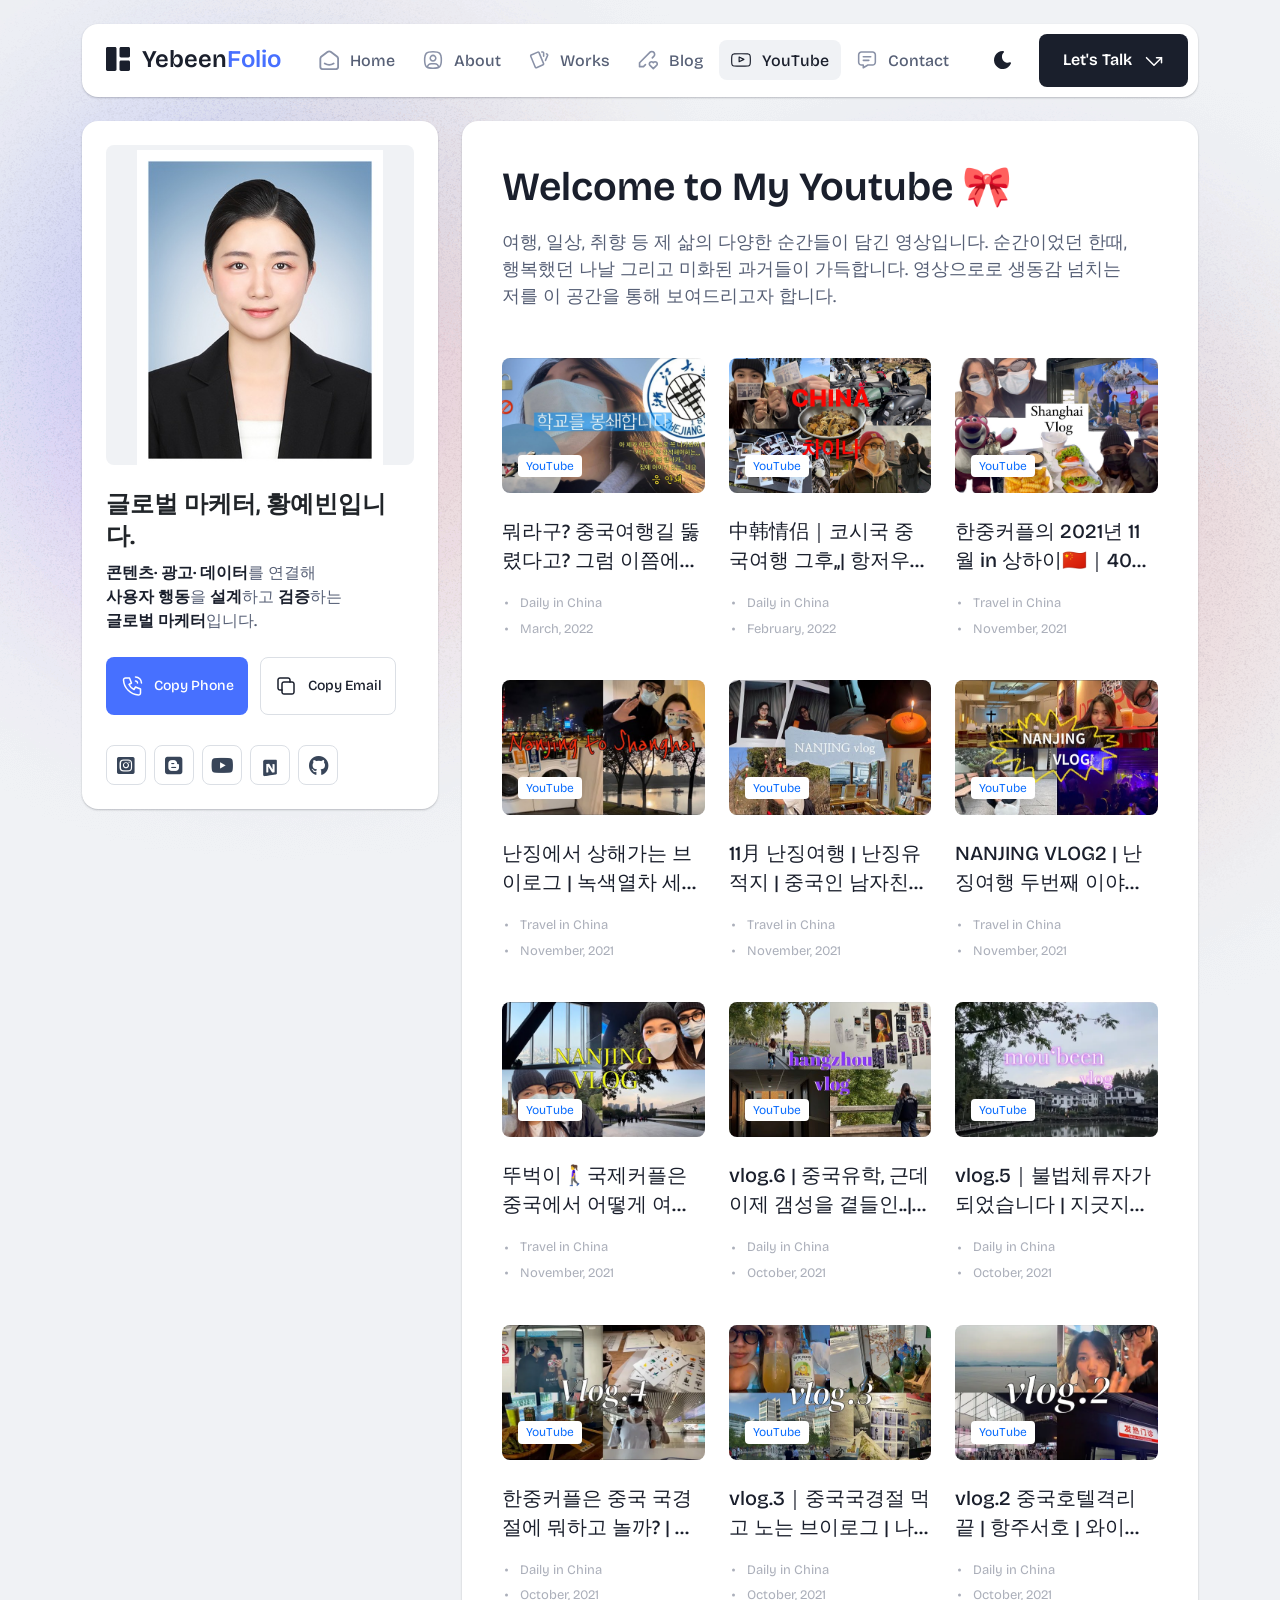
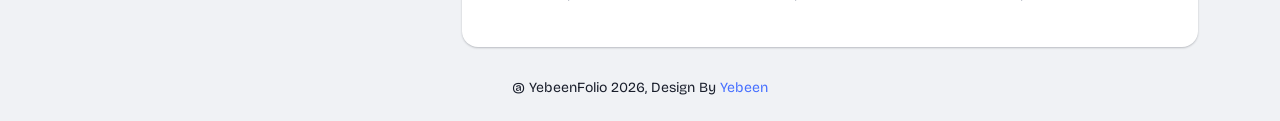
<file: youtube.html>
<!doctype html>
<html lang="en">
  <head>
    <!-- Google Tag Manager -->
    <script>
      (function (w, d, s, l, i) {
        w[l] = w[l] || [];
        w[l].push({ "gtm.start": new Date().getTime(), event: "gtm.js" });
        var f = d.getElementsByTagName(s)[0],
          j = d.createElement(s),
          dl = l != "dataLayer" ? "&l=" + l : "";
        j.async = true;
        j.src = "https://www.googletagmanager.com/gtm.js?id=" + i + dl;
        f.parentNode.insertBefore(j, f);
      })(window, document, "script", "dataLayer", "GTM-PL3CHTKC");
    </script>
    <!-- End Google Tag Manager -->
    <meta charset="UTF-8" />
    <meta http-equiv="X-UA-Compatible" content="IE=edge" />
    <title>Yebeen folio</title>
    <meta
      name="description"
      content="Bentofolio - Bootstrap Personal Portfolio Template"
    />
    <meta name="viewport" content="width=device-width, initial-scale=1" />

    <link
      rel="shortcut icon"
      type="image/x-icon"
      href="assets/img/favicon.svg"
    />
    <!-- Place favicon.ico in the root directory -->

    <!-- CSS here -->
    <link rel="stylesheet" href="assets/css/bootstrap.min.css" />
    <link rel="stylesheet" href="assets/fontawsome/css/all.min.css" />
    <link rel="stylesheet" href="assets/fontawsome/css/fontawesome.min.css" />
    <link rel="stylesheet" href="assets/css/slick.css" />
    <link rel="stylesheet" href="assets/css/magnific-popup.css" />
    <link rel="stylesheet" href="assets/css/style.css" />
    <link rel="stylesheet" href="assets/css/responsive.css" />
  </head>

  <body>
    <!-- Google Tag Manager (noscript) -->
    <noscript
      ><iframe
        src="https://www.googletagmanager.com/ns.html?id=GTM-PL3CHTKC"
        height="0"
        width="0"
        style="display: none; visibility: hidden"
      ></iframe
    ></noscript>
    <!-- End Google Tag Manager (noscript) -->
    <div id="page-content">
      <!-- header part start -->
      <header class="header-area">
        <nav class="navbar">
          <div class="container">
            <div class="menu-container">
              <div class="logo">
                <a class="navbar-brand me-0" href="index.html">
                  <svg
                    width="24"
                    height="24"
                    viewBox="0 0 24 24"
                    fill="none"
                    xmlns="http://www.w3.org/2000/svg"
                  >
                    <path
                      d="M0 1.5C0 1.10218 0.158035 0.720644 0.43934 0.43934C0.720644 0.158035 1.10218 0 1.5 0L9 0C9.39782 0 9.77936 0.158035 10.0607 0.43934C10.342 0.720644 10.5 1.10218 10.5 1.5V22.5C10.5 22.8978 10.342 23.2794 10.0607 23.5607C9.77936 23.842 9.39782 24 9 24H1.5C1.10218 24 0.720644 23.842 0.43934 23.5607C0.158035 23.2794 0 22.8978 0 22.5V1.5ZM13.5 1.5C13.5 1.10218 13.658 0.720644 13.9393 0.43934C14.2206 0.158035 14.6022 0 15 0L22.5 0C22.8978 0 23.2794 0.158035 23.5607 0.43934C23.842 0.720644 24 1.10218 24 1.5V9C24 9.39782 23.842 9.77936 23.5607 10.0607C23.2794 10.342 22.8978 10.5 22.5 10.5H15C14.6022 10.5 14.2206 10.342 13.9393 10.0607C13.658 9.77936 13.5 9.39782 13.5 9V1.5ZM13.5 15C13.5 14.6022 13.658 14.2206 13.9393 13.9393C14.2206 13.658 14.6022 13.5 15 13.5H22.5C22.8978 13.5 23.2794 13.658 23.5607 13.9393C23.842 14.2206 24 14.6022 24 15V22.5C24 22.8978 23.842 23.2794 23.5607 23.5607C23.2794 23.842 22.8978 24 22.5 24H15C14.6022 24 14.2206 23.842 13.9393 23.5607C13.658 23.2794 13.5 22.8978 13.5 22.5V15Z"
                      class="logo-icon"
                    />
                  </svg>
                  <span>Yebeen<span class="primary">Folio</span></span>
                </a>
              </div>
              <div class="navbar-main d-flex flex-grow-1">
                <div class="logo inner-logo d-block d-xl-none">
                  <a class="navbar-brand me-0" href="index.html">
                    <svg
                      width="24"
                      height="24"
                      viewBox="0 0 24 24"
                      fill="none"
                      xmlns="http://www.w3.org/2000/svg"
                    >
                      <path
                        d="M0 1.5C0 1.10218 0.158035 0.720644 0.43934 0.43934C0.720644 0.158035 1.10218 0 1.5 0L9 0C9.39782 0 9.77936 0.158035 10.0607 0.43934C10.342 0.720644 10.5 1.10218 10.5 1.5V22.5C10.5 22.8978 10.342 23.2794 10.0607 23.5607C9.77936 23.842 9.39782 24 9 24H1.5C1.10218 24 0.720644 23.842 0.43934 23.5607C0.158035 23.2794 0 22.8978 0 22.5V1.5ZM13.5 1.5C13.5 1.10218 13.658 0.720644 13.9393 0.43934C14.2206 0.158035 14.6022 0 15 0L22.5 0C22.8978 0 23.2794 0.158035 23.5607 0.43934C23.842 0.720644 24 1.10218 24 1.5V9C24 9.39782 23.842 9.77936 23.5607 10.0607C23.2794 10.342 22.8978 10.5 22.5 10.5H15C14.6022 10.5 14.2206 10.342 13.9393 10.0607C13.658 9.77936 13.5 9.39782 13.5 9V1.5ZM13.5 15C13.5 14.6022 13.658 14.2206 13.9393 13.9393C14.2206 13.658 14.6022 13.5 15 13.5H22.5C22.8978 13.5 23.2794 13.658 23.5607 13.9393C23.842 14.2206 24 14.6022 24 15V22.5C24 22.8978 23.842 23.2794 23.5607 23.5607C23.2794 23.842 22.8978 24 22.5 24H15C14.6022 24 14.2206 23.842 13.9393 23.5607C13.658 23.2794 13.5 22.8978 13.5 22.5V15Z"
                        class="logo-icon"
                      />
                    </svg>
                    <span>Yebeen<span class="primary">Folio</span></span>
                  </a>
                </div>
                <ul class="navbar-info mx-auto">
                  <li class="nav-item">
                    <a class="nav-link" aria-current="page" href="index.html">
                      <svg
                        class="nav-icon"
                        viewBox="0 0 15 15"
                        fill="none"
                        xmlns="http://www.w3.org/2000/svg"
                      >
                        <path
                          d="M13.475 4.92481L9.03083 1.46814C8.64082 1.16473 8.1608 1 7.66667 1C7.17254 1 6.69251 1.16473 6.3025 1.46814L1.8575 4.92481C1.59037 5.13254 1.37424 5.39858 1.22563 5.7026C1.07701 6.00662 0.99984 6.34058 1 6.67897V12.679C1 13.121 1.17559 13.5449 1.48816 13.8575C1.80072 14.17 2.22464 14.3456 2.66667 14.3456H12.6667C13.1087 14.3456 13.5326 14.17 13.8452 13.8575C14.1577 13.5449 14.3333 13.121 14.3333 12.679V6.67897C14.3333 5.99314 14.0167 5.34564 13.475 4.92481Z"
                          stroke-width="1.4"
                          stroke-linecap="round"
                          stroke-linejoin="round"
                        />
                        <path
                          d="M10.9753 10.1665C9.13359 11.2773 6.14859 11.2773 4.30859 10.1665"
                          stroke-width="1.4"
                          stroke-linecap="round"
                          stroke-linejoin="round"
                        />
                      </svg>

                      <span>Home</span>
                    </a>
                  </li>
                  <li class="nav-item">
                    <a class="nav-link" href="about.html">
                      <svg
                        class="nav-icon"
                        viewBox="0 0 18 18"
                        fill="none"
                        xmlns="http://www.w3.org/2000/svg"
                      >
                        <path
                          d="M9 9.8335C9.66304 9.8335 10.2989 9.5701 10.7678 9.10126C11.2366 8.63242 11.5 7.99654 11.5 7.3335C11.5 6.67045 11.2366 6.03457 10.7678 5.56573C10.2989 5.09689 9.66304 4.8335 9 4.8335C8.33696 4.8335 7.70107 5.09689 7.23223 5.56573C6.76339 6.03457 6.5 6.67045 6.5 7.3335C6.5 7.99654 6.76339 8.63242 7.23223 9.10126C7.70107 9.5701 8.33696 9.8335 9 9.8335Z"
                          stroke-width="1.4"
                          stroke-linecap="round"
                          stroke-linejoin="round"
                        />
                        <path
                          d="M9 1.5C15 1.5 16.5 3 16.5 9C16.5 15 15 16.5 9 16.5C3 16.5 1.5 15 1.5 9C1.5 3 3 1.5 9 1.5Z"
                          stroke-width="1.4"
                          stroke-linecap="round"
                          stroke-linejoin="round"
                        />
                        <path
                          d="M4 15.7085V15.6668C4 14.7828 4.35119 13.9349 4.97631 13.3098C5.60143 12.6847 6.44928 12.3335 7.33333 12.3335H10.6667C11.5507 12.3335 12.3986 12.6847 13.0237 13.3098C13.6488 13.9349 14 14.7828 14 15.6668V15.7085"
                          stroke-width="1.4"
                          stroke-linecap="round"
                          stroke-linejoin="round"
                        />
                      </svg>
                      About
                    </a>
                  </li>
                  <!-- <li class="nav-item">
                    <a class="nav-link" href="services.html">
                      <svg
                        class="nav-icon"
                        viewBox="0 0 16 16"
                        fill="none"
                        xmlns="http://www.w3.org/2000/svg"
                      >
                        <path
                          d="M7.99967 1.3335L1.33301 4.66683L7.99967 8.00016L14.6663 4.66683L7.99967 1.3335Z"
                          stroke-width="1.4"
                          stroke-linecap="round"
                          stroke-linejoin="round"
                        />
                        <path
                          d="M1.33301 8L7.99967 11.3333L14.6663 8"
                          stroke-width="1.4"
                          stroke-linecap="round"
                          stroke-linejoin="round"
                        />
                        <path
                          d="M1.33301 11.3335L7.99967 14.6668L14.6663 11.3335"
                          stroke-width="1.4"
                          stroke-linecap="round"
                          stroke-linejoin="round"
                        />
                      </svg>
                      Services
                    </a>
                  </li> -->
                  <li class="nav-item">
                    <a class="nav-link" href="portfolio.html">
                      <svg
                        class="nav-icon"
                        viewBox="0 0 18 17"
                        fill="none"
                        xmlns="http://www.w3.org/2000/svg"
                      >
                        <path
                          d="M2.00326 3.99733L7.95159 1.40649C8.04974 1.36442 8.15533 1.34243 8.26212 1.34181C8.3689 1.34119 8.47473 1.36196 8.57337 1.40289C8.67201 1.44382 8.76145 1.50408 8.83642 1.58013C8.9114 1.65617 8.97039 1.74646 9.00992 1.84566L13.1133 11.764C13.1985 11.9651 13.2014 12.1917 13.1213 12.3949C13.0412 12.5982 12.8845 12.7618 12.6849 12.8507L6.73742 15.4415C6.63922 15.4837 6.53356 15.5058 6.42668 15.5065C6.3198 15.5072 6.21387 15.4864 6.11514 15.4455C6.0164 15.4046 5.92688 15.3442 5.85184 15.2681C5.7768 15.192 5.71778 15.1016 5.67826 15.0023L1.57492 5.08316C1.48963 4.88204 1.48673 4.65546 1.56684 4.45222C1.64696 4.24898 1.80367 4.08616 2.00326 3.99733Z"
                          stroke-width="1.4"
                          stroke-linecap="round"
                          stroke-linejoin="round"
                        />
                        <path
                          d="M11.5 1.3335H12.3333C12.5543 1.3335 12.7663 1.42129 12.9226 1.57757C13.0789 1.73385 13.1667 1.94582 13.1667 2.16683V5.0835"
                          stroke-width="1.4"
                          stroke-linecap="round"
                          stroke-linejoin="round"
                        />
                        <path
                          d="M15.6663 3C15.8863 3.09333 16.0997 3.18083 16.3063 3.2625C16.5098 3.34882 16.6706 3.51241 16.7534 3.71729C16.8362 3.92217 16.8343 4.15155 16.748 4.355L14.833 8.83334"
                          stroke-width="1.4"
                          stroke-linecap="round"
                          stroke-linejoin="round"
                        />
                      </svg>
                      Works
                    </a>
                  </li>
                  <li class="nav-item">
                    <a class="nav-link" href="blog.html">
                      <svg
                        class="nav-icon"
                        viewBox="0 0 17 16"
                        fill="none"
                        xmlns="http://www.w3.org/2000/svg"
                      >
                        <path
                          d="M12.1663 6.16676L13.4163 4.91676C13.6352 4.69789 13.8088 4.43805 13.9273 4.15208C14.0457 3.86612 14.1067 3.55962 14.1067 3.25009C14.1067 2.94056 14.0457 2.63406 13.9273 2.3481C13.8088 2.06213 13.6352 1.80229 13.4163 1.58342C13.1975 1.36455 12.9376 1.19094 12.6517 1.07248C12.3657 0.954033 12.0592 0.893066 11.7497 0.893066C11.4401 0.893066 11.1336 0.954033 10.8477 1.07248C10.5617 1.19094 10.3019 1.36455 10.083 1.58342L1.33301 10.3334V13.6668H4.66634L6.33301 12.0001"
                          stroke-width="1.4"
                          stroke-linecap="round"
                          stroke-linejoin="round"
                        />
                        <path
                          d="M13.0004 15.3335L15.7921 12.5968C15.9633 12.4307 16.0995 12.232 16.1926 12.0124C16.2857 11.7927 16.3339 11.5567 16.3343 11.3181C16.3347 11.0796 16.2873 10.8434 16.1948 10.6235C16.1024 10.4035 15.9669 10.2044 15.7963 10.0377C15.448 9.69712 14.9806 9.50602 14.4935 9.50509C14.0065 9.50415 13.5383 9.69346 13.1888 10.0327L13.0021 10.216L12.8163 10.0327C12.4681 9.69237 12.0008 9.50143 11.5139 9.50049C11.0271 9.49956 10.5591 9.68871 10.2096 10.0277C10.0383 10.1937 9.9021 10.3924 9.80891 10.612C9.71572 10.8316 9.66746 11.0677 9.667 11.3062C9.66653 11.5447 9.71386 11.781 9.80619 12.0009C9.89853 12.2209 10.034 12.4201 10.2046 12.5868L13.0004 15.3335Z"
                          stroke-width="1.4"
                          stroke-linecap="round"
                          stroke-linejoin="round"
                        />
                      </svg>
                      Blog
                    </a>
                  </li>
                  <li class="nav-item">
                    <a class="nav-link active" href="youtube.html">
                      <svg
                        class="nav-icon"
                        viewBox="0 0 24 24"
                        fill="none"
                        xmlns="http://www.w3.org/2000/svg"
                      >
                        <path
                          d="M23 7.5C23 7.5 22.8 6.1 22.2 5.5C21.5 4.8 20.7 4.8 20.3 4.7C17.5 4.5 12 4.5 12 4.5H12C12 4.5 6.5 4.5 3.7 4.7C3.3 4.8 2.5 4.8 1.8 5.5C1.2 6.1 1 7.5 1 7.5C1 7.5 0.8 9.3 0.8 11.1V12.9C0.8 14.7 1 16.5 1 16.5C1 16.5 1.2 17.9 1.8 18.5C2.5 19.2 3.4 19.1 3.8 19.2C6.6 19.4 12 19.4 12 19.4C12 19.4 17.5 19.4 20.3 19.2C20.7 19.1 21.5 19.2 22.2 18.5C22.8 17.9 23 16.5 23 16.5C23 16.5 23.2 14.7 23.2 12.9V11.1C23.2 9.3 23 7.5 23 7.5Z"
                          stroke-width="1.4"
                          stroke-linecap="round"
                          stroke-linejoin="round"
                        />
                        <path
                          d="M9.75 14.02L15.5 11.25L9.75 8.48V14.02Z"
                          stroke-width="1.4"
                          stroke-linecap="round"
                          stroke-linejoin="round"
                        />
                      </svg>
                      YouTube
                    </a>
                  </li>

                  <li class="nav-item">
                    <a class="nav-link" href="contact.html">
                      <svg
                        class="nav-icon"
                        viewBox="0 0 18 17"
                        fill="none"
                        xmlns="http://www.w3.org/2000/svg"
                      >
                        <path
                          d="M5.66699 5.5H12.3337"
                          stroke-width="1.4"
                          stroke-linecap="round"
                          stroke-linejoin="round"
                        />
                        <path
                          d="M5.66699 8.8335H10.667"
                          stroke-width="1.4"
                          stroke-linecap="round"
                          stroke-linejoin="round"
                        />
                        <path
                          d="M14 1.3335C14.663 1.3335 15.2989 1.59689 15.7678 2.06573C16.2366 2.53457 16.5 3.17045 16.5 3.8335V10.5002C16.5 11.1632 16.2366 11.7991 15.7678 12.2679C15.2989 12.7368 14.663 13.0002 14 13.0002H9.83333L5.66667 15.5002V13.0002H4C3.33696 13.0002 2.70107 12.7368 2.23223 12.2679C1.76339 11.7991 1.5 11.1632 1.5 10.5002V3.8335C1.5 3.17045 1.76339 2.53457 2.23223 2.06573C2.70107 1.59689 3.33696 1.3335 4 1.3335H14Z"
                          stroke-width="1.4"
                          stroke-linecap="round"
                          stroke-linejoin="round"
                        />
                      </svg>
                      Contact
                    </a>
                  </li>
                </ul>
                <div class="header-right-info d-flex align-items-center">
                  <button class="theme-control-btn">
                    <span class="dark">
                      <svg
                        width="24"
                        height="24"
                        viewBox="0 0 24 24"
                        fill="none"
                        xmlns="http://www.w3.org/2000/svg"
                      >
                        <path
                          d="M11.8005 3C10.207 3.0003 8.64356 3.44286 7.27683 4.28049C5.91011 5.11811 4.79139 6.31937 4.04002 7.75612C3.28865 9.19288 2.93281 10.8112 3.01046 12.4386C3.08811 14.0659 3.59633 15.6411 4.48091 16.9963C5.3655 18.3514 6.59326 19.4356 8.03324 20.1333C9.47322 20.8309 11.0714 21.1157 12.6573 20.9574C14.2432 20.7991 15.7573 20.2036 17.0381 19.2344C18.319 18.2652 19.3185 16.9587 19.9301 15.4542C20.2302 14.7162 19.5111 13.9746 18.7875 14.2752C17.5475 14.7888 16.1706 14.8418 14.8963 14.425C13.622 14.0082 12.5308 13.1479 11.8126 11.9937C11.0943 10.8396 10.7943 9.4645 10.9648 8.10764C11.1353 6.75077 11.7655 5.49792 12.7458 4.5669L12.8136 4.4949C13.2986 3.9279 12.913 3.0072 12.1464 3.0072H11.9122L11.8524 3.0018L11.7996 3H11.8005Z"
                          fill="#1A1F2C"
                        />
                      </svg>
                      <small class="theme-text d-block d-xl-none"
                        >Change appearance</small
                      >
                    </span>
                    <span class="light">
                      <svg
                        width="24"
                        height="24"
                        viewBox="0 0 24 24"
                        fill="none"
                        xmlns="http://www.w3.org/2000/svg"
                      >
                        <path
                          d="M12 19C12.2449 19 12.4813 19.09 12.6644 19.2527C12.8474 19.4155 12.9643 19.6397 12.993 19.883L13 20V21C12.9997 21.2549 12.9021 21.5 12.7272 21.6854C12.5522 21.8707 12.313 21.9822 12.0586 21.9972C11.8042 22.0121 11.5536 21.9293 11.3582 21.7657C11.1627 21.6021 11.0371 21.3701 11.007 21.117L11 21V20C11 19.7348 11.1054 19.4804 11.2929 19.2929C11.4804 19.1054 11.7348 19 12 19Z"
                          fill="#FD7E41"
                        />
                        <path
                          d="M18.3127 16.9099L18.4067 16.9929L19.1067 17.6929C19.2861 17.8729 19.3902 18.1144 19.398 18.3683C19.4057 18.6223 19.3165 18.8697 19.1485 19.0602C18.9804 19.2508 18.7462 19.3702 18.4933 19.3943C18.2403 19.4184 17.9877 19.3454 17.7867 19.1899L17.6927 19.1069L16.9927 18.4069C16.8202 18.2347 16.7165 18.0053 16.7012 17.7619C16.6859 17.5186 16.76 17.278 16.9097 17.0855C17.0593 16.893 17.2741 16.7618 17.5137 16.7166C17.7533 16.6713 18.0012 16.7152 18.2107 16.8399L18.3127 16.9099Z"
                          fill="#FD7E41"
                        />
                        <path
                          d="M7.00747 16.993C7.17965 17.1652 7.28308 17.3943 7.29836 17.6373C7.31364 17.8803 7.23972 18.1206 7.09047 18.313L7.00747 18.407L6.30747 19.107C6.12751 19.2863 5.88604 19.3905 5.63209 19.3982C5.37814 19.406 5.13076 19.3168 4.94019 19.1487C4.74963 18.9807 4.63017 18.7464 4.60607 18.4935C4.58198 18.2406 4.65506 17.988 4.81047 17.787L4.89347 17.693L5.59347 16.993C5.781 16.8055 6.03531 16.7002 6.30047 16.7002C6.56563 16.7002 6.81994 16.8055 7.00747 16.993Z"
                          fill="#FD7E41"
                        />
                        <path
                          d="M3.99987 11C4.25475 11.0003 4.4999 11.0979 4.68524 11.2728C4.87057 11.4478 4.9821 11.687 4.99704 11.9414C5.01198 12.1958 4.92919 12.4464 4.7656 12.6418C4.60201 12.8373 4.36996 12.9629 4.11687 12.993L3.99987 13H2.99987C2.74499 12.9997 2.49984 12.9021 2.3145 12.7272C2.12916 12.5522 2.01763 12.313 2.0027 12.0586C1.98776 11.8042 2.07054 11.5536 2.23413 11.3582C2.39772 11.1627 2.62977 11.0371 2.88287 11.007L2.99987 11H3.99987Z"
                          fill="#FD7E41"
                        />
                        <path
                          d="M20.9999 11C21.2547 11.0003 21.4999 11.0979 21.6852 11.2728C21.8706 11.4478 21.9821 11.687 21.997 11.9414C22.012 12.1958 21.9292 12.4464 21.7656 12.6418C21.602 12.8373 21.37 12.9629 21.1169 12.993L20.9999 13H19.9999C19.745 12.9997 19.4998 12.9021 19.3145 12.7272C19.1292 12.5522 19.0176 12.313 19.0027 12.0586C18.9878 11.8042 19.0705 11.5536 19.2341 11.3582C19.3977 11.1627 19.6298 11.0371 19.8829 11.007L19.9999 11H20.9999Z"
                          fill="#FD7E41"
                        />
                        <path
                          d="M6.21264 4.80985L6.30664 4.89285L7.00664 5.59285C7.18599 5.77281 7.29011 6.01429 7.29787 6.26824C7.30562 6.52219 7.21642 6.76957 7.04839 6.96013C6.88036 7.1507 6.64609 7.27016 6.39316 7.29425C6.14024 7.31834 5.88763 7.24526 5.68664 7.08985L5.59264 7.00685L4.89264 6.30685C4.72073 6.13453 4.61757 5.90543 4.6025 5.66248C4.58744 5.41954 4.6615 5.17945 4.8108 4.98721C4.9601 4.79497 5.1744 4.66378 5.41351 4.61824C5.65262 4.57271 5.90013 4.61594 6.10964 4.73985L6.21264 4.80985Z"
                          fill="#FD7E41"
                        />
                        <path
                          d="M19.1071 4.89288C19.2793 5.06508 19.3827 5.29418 19.398 5.5372C19.4132 5.78023 19.3393 6.02048 19.1901 6.21288L19.1071 6.30688L18.4071 7.00688C18.2271 7.18623 17.9856 7.29036 17.7317 7.29811C17.4777 7.30587 17.2304 7.21667 17.0398 7.04864C16.8492 6.8806 16.7298 6.64633 16.7057 6.39341C16.6816 6.14049 16.7547 5.88788 16.9101 5.68688L16.9931 5.59288L17.6931 4.89288C17.8806 4.70541 18.1349 4.6001 18.4001 4.6001C18.6652 4.6001 18.9196 4.70541 19.1071 4.89288Z"
                          fill="#FD7E41"
                        />
                        <path
                          d="M12 2C12.2449 2.00003 12.4813 2.08996 12.6644 2.25272C12.8474 2.41547 12.9643 2.63975 12.993 2.883L13 3V4C12.9997 4.25488 12.9021 4.50003 12.7272 4.68537C12.5522 4.8707 12.313 4.98223 12.0586 4.99717C11.8042 5.01211 11.5536 4.92933 11.3582 4.76573C11.1627 4.60214 11.0371 4.3701 11.007 4.117L11 4V3C11 2.73478 11.1054 2.48043 11.2929 2.29289C11.4804 2.10536 11.7348 2 12 2Z"
                          fill="#FD7E41"
                        />
                        <path
                          d="M12 7C12.9797 6.99994 13.9378 7.28769 14.7553 7.8275C15.5729 8.36731 16.2138 9.1354 16.5986 10.0364C16.9833 10.9373 17.0949 11.9315 16.9195 12.8953C16.7441 13.8592 16.2893 14.7502 15.6118 15.4579C14.9343 16.1655 14.0638 16.6585 13.1085 16.8756C12.1532 17.0928 11.1552 17.0245 10.2383 16.6793C9.3215 16.334 8.52629 15.7271 7.95146 14.9338C7.37663 14.1405 7.04752 13.1958 7.005 12.217L7 12L7.005 11.783C7.06092 10.4958 7.61161 9.27978 8.54222 8.38866C9.47284 7.49754 10.7115 7.00007 12 7Z"
                          fill="#FD7E41"
                        />
                      </svg>
                      <small class="theme-text d-block d-xl-none"
                        >Change appearance</small
                      >
                    </span>
                  </button>
                  <a href="contact.html" class="lets-talk-btn">
                    Let's Talk
                    <svg
                      class="icon"
                      width="20"
                      height="20"
                      viewBox="0 0 20 20"
                      fill="none"
                      xmlns="http://www.w3.org/2000/svg"
                    >
                      <path
                        d="M17.5 11.6665V6.6665H12.5"
                        stroke="white"
                        stroke-width="1.5"
                        stroke-linecap="round"
                        stroke-linejoin="round"
                      />
                      <path
                        d="M17.5 6.6665L10 14.1665L2.5 6.6665"
                        stroke="white"
                        stroke-width="1.5"
                        stroke-linecap="round"
                        stroke-linejoin="round"
                      />
                    </svg>
                  </a>
                </div>
              </div>
              <div class="mobile-menu-overlay d-block d-lg-none"></div>
              <div class="mobile-menu-control-bar d-block d-xl-none">
                <button class="mobile-menu-control-bar">
                  <i class="fas fa-bars"></i>
                </button>
              </div>
            </div>
          </div>
        </nav>
      </header>
      <!-- header part end -->

      <!-- main area part start -->
      <main>
        <section class="content-box-area mt-4">
          <div class="container">
            <div class="row g-4">
              <div class="col-xl-4">
                <div class="card profile-card">
                  <div class="card-body">
                    <div class="image text-center">
                      <img src="assets/img/images/home.jpg" alt="home" />
                    </div>
                    <div class="text">
                      <h3 class="card-title">글로벌 마케터, 황예빈입니다.</h3>
                      <p>
                        <span>콘텐츠·</span>
                        <span>광고·</span>
                        <span>데이터</span>를 연결해<br />
                        <span>사용자 행동</span>을 <span>설계</span>하고
                        <span>검증</span>하는 <span>글로벌 마케터</span>입니다.
                      </p>
                      <div class="common-button-groups">
                        <button
                          class="btn btn-call"
                          data-clipboard-text="010-9900-9794"
                        >
                          <svg
                            class="icon"
                            width="24"
                            height="24"
                            viewBox="0 0 24 24"
                            fill="none"
                            xmlns="http://www.w3.org/2000/svg"
                          >
                            <path
                              d="M5.5 4H9.5L11.5 9L9 10.5C10.071 12.6715 11.8285 14.429 14 15.5L15.5 13L20.5 15V19C20.5 19.5304 20.2893 20.0391 19.9142 20.4142C19.5391 20.7893 19.0304 21 18.5 21C14.5993 20.763 10.9202 19.1065 8.15683 16.3432C5.3935 13.5798 3.73705 9.90074 3.5 6C3.5 5.46957 3.71071 4.96086 4.08579 4.58579C4.46086 4.21071 4.96957 4 5.5 4Z"
                              stroke="white"
                              stroke-width="1.5"
                              stroke-linecap="round"
                              stroke-linejoin="round"
                            />
                            <path
                              d="M15.5 7C16.0304 7 16.5391 7.21071 16.9142 7.58579C17.2893 7.96086 17.5 8.46957 17.5 9"
                              stroke="white"
                              stroke-width="1.5"
                              stroke-linecap="round"
                              stroke-linejoin="round"
                            />
                            <path
                              d="M15.5 3C17.0913 3 18.6174 3.63214 19.7426 4.75736C20.8679 5.88258 21.5 7.4087 21.5 9"
                              stroke="white"
                              stroke-width="1.5"
                              stroke-linecap="round"
                              stroke-linejoin="round"
                            />
                          </svg>
                          Copy Phone
                        </button>
                        <button
                          class="btn btn-copy"
                          data-clipboard-text="yb8259@naver.com"
                        >
                          <svg
                            class="icon"
                            width="24"
                            height="24"
                            viewBox="0 0 24 24"
                            fill="none"
                            xmlns="http://www.w3.org/2000/svg"
                          >
                            <path
                              d="M8 10C8 9.46957 8.21071 8.96086 8.58579 8.58579C8.96086 8.21071 9.46957 8 10 8H18C18.5304 8 19.0391 8.21071 19.4142 8.58579C19.7893 8.96086 20 9.46957 20 10V18C20 18.5304 19.7893 19.0391 19.4142 19.4142C19.0391 19.7893 18.5304 20 18 20H10C9.46957 20 8.96086 19.7893 8.58579 19.4142C8.21071 19.0391 8 18.5304 8 18V10Z"
                              stroke-width="1.5"
                              stroke-linecap="round"
                              stroke-linejoin="round"
                            />
                            <path
                              d="M16 8V6C16 5.46957 15.7893 4.96086 15.4142 4.58579C15.0391 4.21071 14.5304 4 14 4H6C5.46957 4 4.96086 4.21071 4.58579 4.58579C4.21071 4.96086 4 5.46957 4 6V14C4 14.5304 4.21071 15.0391 4.58579 15.4142C4.96086 15.7893 5.46957 16 6 16H8"
                              stroke-width="1.5"
                              stroke-linecap="round"
                              stroke-linejoin="round"
                            />
                          </svg>
                          Copy Email
                        </button>
                      </div>
                      <div class="social-media-icon">
                        <ul class="list-unstyled">
                          <li>
                            <a
                              href="https://www.instagram.com/yebeen_h"
                              target="_blank"
                              ><i class="fab fa-instagram-square"></i
                            ></a>
                          </li>
                          <li>
                            <a
                              href="https://blog.naver.com/yb8259"
                              target="_blank"
                              ><i class="fab fa-blogger"></i
                            ></a>
                          </li>
                          <li>
                            <a
                              href="https://www.youtube.com/@moubeen"
                              target="_blank"
                              aria-label="YouTube"
                            >
                              <i class="fab fa-youtube"></i>
                            </a>
                          </li>
                          <li>
                            <a href="https://www.notion.so/2e840f1986af81dfa955cfcb53361857?v=2e840f1986af81a2ae55000cc8360b7c&source=copy_link" target="_blank" class="notion-icon">
                              <svg width="20" height="20" viewBox="0 0 256 256" fill="currentColor">
                                <path d="M54.6 24.6C54.6 24.6 40.5 35.2 40.5 36.6C40.5 38 40.9 224.8 40.9 224.8C40.9 224.8 52.3 232.9 54.6 232.9C56.9 232.9 201.4 211.4 201.4 211.4C201.4 211.4 215.5 202.1 215.5 200.7C215.5 199.3 215.5 31.2 215.5 31.2C215.5 31.2 207.3 23.1 205 23.1C202.7 23.1 54.6 24.6 54.6 24.6ZM184.2 80.5C184.2 80.5 186.8 82.1 186.8 84.5V180.7C186.8 180.7 185.4 184.3 180.4 184.7L156.8 185.9C156.8 185.9 153.8 184.5 152.8 182.5L106.5 108.9V180.7C106.5 180.7 105.1 184.3 100.1 184.7L83.5 185.9C83.5 185.9 80.5 184.5 80.5 182.5V78.5C80.5 78.5 82.3 75.5 85.3 75.5L115.5 74.5C115.5 74.5 118.5 75.5 119.5 77.5L160.5 146.5V78.5C160.5 78.5 162.3 75.5 165.3 75.5L184.2 80.5Z"/>
                              </svg>
                            </a>
                          </li>
                          <li>
                            <a
                              href="https://github.com/yb8259/yebeen_folio"
                              target="_blank"
                              ><i class="fab fa-github"></i
                            ></a>
                          </li>
                        </ul>
                      </div>
                    </div>
                  </div>
                </div>
              </div>
              <div class="col-xl-8">
                <div class="card content-box-card">
                  <div class="card-body portfolio-card">
                    <div class="youtube-page">
                      <div class="top-info">
                        <div class="text">
                          <h1 class="main-title">Welcome to My Youtube 🎀</h1>
                          <p>
                            여행, 일상, 취향 등 제 삶의 다양한 순간들이 담긴
                            영상입니다. 순간이었던 한때, 행복했던 나날 그리고
                            미화된 과거들이 가득합니다. 영상으로로 생동감 넘치는
                            저를 이 공간을 통해 보여드리고자 합니다.
                          </p>
                        </div>
                      </div>
                      <div class="article-publications article-area">
                        <div class="article-publications-main">
                          <div class="row">
                            <div class="col-xl-4 col-lg-4 col-md-6 col-sm-6">
                              <div class="article-publications-item">
                                <div class="image youtube-thumb">
                                  <a
                                    href="https://youtu.be/gyzewFcP3aM"
                                    target="_blank"
                                    class="d-block w-100"
                                  >
                                    <img
                                      src="assets/img/youtube/2023.04.23.png"
                                      alt="2023.04.23"
                                      class="img-fluid w-100"
                                    />
                                    <span class="play-icon">
                                      <i class="fas fa-play"></i>
                                    </span>
                                  </a>
                                  <a
                                    href="https://youtu.be/gyzewFcP3aM"
                                    target="_blank"
                                    class="tags"
                                    >YouTube</a
                                  >
                                </div>
                                <div class="text">
                                  <a
                                    href="https://youtu.be/gyzewFcP3aM"
                                    target="_blank"
                                    class="title video-desc"
                                    >뭐라구? 중국여행길 뚫렸다고? 그럼
                                    이쯤에서보는 다시보는
                                    중국대학봉쇄🔒vlog…근데 이제 고삐풀린 위장을
                                    곁들인🍢🥨🍚yum❕
                                  </a>
                                  <ul class="list-unstyled">
                                    <li>Daily in China</li>
                                    <li>March, 2022</li>
                                  </ul>
                                </div>
                              </div>
                            </div>
                            <div class="col-xl-4 col-lg-4 col-md-6 col-sm-6">
                              <div class="article-publications-item">
                                <div class="image youtube-thumb">
                                  <a
                                    href="https://youtu.be/6hkE84vOIfo"
                                    target="_blank"
                                    class="d-block w-100"
                                  >
                                    <img
                                      src="assets/img/youtube/2023.01.15.png"
                                      alt="2023.01.15"
                                      class="img-fluid w-100"
                                    />
                                    <span class="play-icon">
                                      <i class="fas fa-play"></i>
                                    </span>
                                  </a>
                                  <a
                                    href="https://youtu.be/6hkE84vOIfo"
                                    target="_blank"
                                    class="tags"
                                    >YouTube</a
                                  >
                                </div>
                                <div class="text">
                                  <a
                                    href="https://youtu.be/6hkE84vOIfo"
                                    target="_blank"
                                    class="title video-desc"
                                    >中韩情侣｜코시국 중국여행 그후,,|
                                    항저우에서 스쿠터🛵타고 보내는 일상 | 항저우
                                    빈티지 거리 | 중국 경찰👮 피하기ㅋ |
                                    중국대학생 일상 |</a
                                  >
                                  <ul class="list-unstyled">
                                    <li>Daily in China</li>
                                    <li>February, 2022</li>
                                  </ul>
                                </div>
                              </div>
                            </div>
                            <div class="col-xl-4 col-lg-4 col-md-6 col-sm-6">
                              <div class="article-publications-item">
                                <div class="image youtube-thumb">
                                  <a
                                    href="https://youtu.be/HCBZN2spBRc"
                                    target="_blank"
                                    class="d-block w-100"
                                  >
                                    <img
                                      src="assets/img/youtube/2022.10.28.png"
                                      alt="2022.10.28"
                                      class="img-fluid w-100"
                                    />
                                    <span class="play-icon">
                                      <i class="fas fa-play"></i>
                                    </span>
                                  </a>
                                  <a
                                    href="https://youtu.be/HCBZN2spBRc"
                                    target="_blank"
                                    class="tags"
                                    >YouTube</a
                                  >
                                </div>
                                <div class="text">
                                  <a
                                    href="https://youtu.be/HCBZN2spBRc"
                                    target="_blank"
                                    class="title video-desc"
                                    >한중커플의 2021년 11월 in 상하이🇨🇳｜400원
                                    주고 상해 와이탄 페리를 탄다고?
                                    |삐뽀삐뽀🚔🚨｜첫 쉑쉑 | 하우스상하이 |
                                    디즈니스토어 | 와이탄 | 상해에서항주가기</a
                                  >
                                  <ul class="list-unstyled">
                                    <li>Travel in China</li>
                                    <li>November, 2021</li>
                                  </ul>
                                </div>
                              </div>
                            </div>
                            <div class="col-xl-4 col-lg-4 col-md-6 col-sm-6">
                              <div class="article-publications-item">
                                <div class="image youtube-thumb">
                                  <a
                                    href="https://youtu.be/2iBW8mGDPX4"
                                    target="_blank"
                                    class="d-block w-100"
                                  >
                                    <img
                                      src="assets/img/youtube/2022.03.09.png"
                                      alt="2022.03.09"
                                      class="img-fluid w-100"
                                    />
                                    <span class="play-icon">
                                      <i class="fas fa-play"></i>
                                    </span>
                                  </a>
                                  <a
                                    href="https://youtu.be/2iBW8mGDPX4"
                                    target="_blank"
                                    class="tags"
                                    >YouTube</a
                                  >
                                </div>
                                <div class="text">
                                  <a
                                    href="https://youtu.be/2iBW8mGDPX4"
                                    target="_blank"
                                    class="title video-desc"
                                    >난징에서 상해가는 브이로그 | 녹색열차
                                    세시간^3^ | 맥주🍻안주는 와이탄 야경🌉 |
                                    세탁과 건조기 | 대한민국임시정부 |
                                    시바견한테 사랑구걸…💘</a
                                  >
                                  <ul class="list-unstyled">
                                    <li>Travel in China</li>
                                    <li>November, 2021</li>
                                  </ul>
                                </div>
                              </div>
                            </div>
                            <div class="col-xl-4 col-lg-4 col-md-6 col-sm-6">
                              <div class="article-publications-item">
                                <div class="image youtube-thumb">
                                  <a
                                    href="https://youtu.be/NcuAX_FqQik"
                                    target="_blank"
                                    class="d-block w-100"
                                  >
                                    <img
                                      src="assets/img/youtube/2022.02.19.png"
                                      alt="2022.02.19"
                                      class="img-fluid w-100"
                                    />
                                    <span class="play-icon">
                                      <i class="fas fa-play"></i>
                                    </span>
                                  </a>
                                  <a
                                    href="https://youtu.be/NcuAX_FqQik"
                                    target="_blank"
                                    class="tags"
                                    >YouTube</a
                                  >
                                </div>
                                <div class="text">
                                  <a
                                    href="https://youtu.be/NcuAX_FqQik"
                                    target="_blank"
                                    class="title video-desc"
                                    >11月 난징여행 | 난징유적지 | 중국인
                                    남자친구 생일🎉 | 이 아침밥이라면 난
                                    난징에서 살구파🥲💦 | 로또 10원 당첨 ㅋ</a
                                  >
                                  <ul class="list-unstyled">
                                    <li>Travel in China</li>
                                    <li>November, 2021</li>
                                  </ul>
                                </div>
                              </div>
                            </div>
                            <div class="col-xl-4 col-lg-4 col-md-6 col-sm-6">
                              <div class="article-publications-item">
                                <div class="image youtube-thumb">
                                  <a
                                    href="https://youtu.be/YoW3dOnQQqU"
                                    target="_blank"
                                    class="d-block w-100"
                                  >
                                    <img
                                      src="assets/img/youtube/2021.12.25.png"
                                      alt="2021.12.25"
                                      class="img-fluid w-100"
                                    />
                                    <span class="play-icon">
                                      <i class="fas fa-play"></i>
                                    </span>
                                  </a>
                                  <a
                                    href="https://youtu.be/YoW3dOnQQqU"
                                    target="_blank"
                                    class="tags"
                                    >YouTube</a
                                  >
                                </div>
                                <div class="text">
                                  <a
                                    href="https://youtu.be/YoW3dOnQQqU"
                                    target="_blank"
                                    class="title video-desc"
                                    >NANJING VLOG2 | 난징여행 두번째 이야기 |
                                    난징박물관 | 중국에서 복권사기💵 | 전세계
                                    top10서점 |1701| 중국라이브바 | 총통부 |
                                    맥주내기 🍻 |신장음식
                                  </a>
                                  <ul class="list-unstyled">
                                    <li>Travel in China</li>
                                    <li>November, 2021</li>
                                  </ul>
                                </div>
                              </div>
                            </div>
                            <div class="col-xl-4 col-lg-4 col-md-6 col-sm-6">
                              <div class="article-publications-item">
                                <div class="image youtube-thumb">
                                  <a
                                    href="https://youtu.be/Bb5PHNI4NeM"
                                    target="_blank"
                                    class="d-block w-100"
                                  >
                                    <img
                                      src="assets/img/youtube/2021.12.11.png"
                                      alt="2021.12.11"
                                      class="img-fluid w-100"
                                    />
                                    <span class="play-icon">
                                      <i class="fas fa-play"></i>
                                    </span>
                                  </a>
                                  <a
                                    href="https://youtu.be/Bb5PHNI4NeM"
                                    target="_blank"
                                    class="tags"
                                    >YouTube</a
                                  >
                                </div>
                                <div class="text">
                                  <a
                                    href="https://youtu.be/Bb5PHNI4NeM"
                                    target="_blank"
                                    class="title video-desc"
                                    >뚜벅이🚶‍♀️국제커플은 중국에서 어떻게
                                    여행할까? | 이 시국 난징여행기 |중국에서
                                    세관가기 | 항저우➡️난징 | 빼빼로데이 |
                                    난징대학살기념관 | 한중커플 | 중국유학
                                  </a>
                                  <ul class="list-unstyled">
                                    <li>Travel in China</li>
                                    <li>November, 2021</li>
                                  </ul>
                                </div>
                              </div>
                            </div>
                            <div class="col-xl-4 col-lg-4 col-md-6 col-sm-6">
                              <div class="article-publications-item">
                                <div class="image youtube-thumb">
                                  <a
                                    href="https://youtu.be/jmvWznNdzAg"
                                    target="_blank"
                                    class="d-block w-100"
                                  >
                                    <img
                                      src="assets/img/youtube/2021.11.09.png"
                                      alt="2021.11.09"
                                      class="img-fluid w-100"
                                    />
                                    <span class="play-icon">
                                      <i class="fas fa-play"></i>
                                    </span>
                                  </a>
                                  <a
                                    href="https://youtu.be/jmvWznNdzAg"
                                    target="_blank"
                                    class="tags"
                                    >YouTube</a
                                  >
                                </div>
                                <div class="text">
                                  <a
                                    href="https://youtu.be/jmvWznNdzAg"
                                    target="_blank"
                                    class="title video-desc"
                                    >vlog.6 | 중국유학, 근데 이제 갬성을
                                    곁들인..| 불체자 그 이후의 삶 | 중국대학교
                                    4학년 일상 | 비자 발급 | 대학교생활,축제🎉 |
                                    할로윈🎃|다음영상 스포 있음✔️
                                  </a>
                                  <ul class="list-unstyled">
                                    <li>Daily in China</li>
                                    <li>October, 2021</li>
                                  </ul>
                                </div>
                              </div>
                            </div>
                            <div class="col-xl-4 col-lg-4 col-md-6 col-sm-6">
                              <div class="article-publications-item">
                                <div class="image youtube-thumb">
                                  <a
                                    href="https://youtu.be/43LG1MrxRcw"
                                    target="_blank"
                                    class="d-block w-100"
                                  >
                                    <img
                                      src="assets/img/youtube/2021.11.02.png"
                                      alt="2021.11.02"
                                      class="img-fluid w-100"
                                    />
                                    <span class="play-icon">
                                      <i class="fas fa-play"></i>
                                    </span>
                                  </a>
                                  <a
                                    href="https://youtu.be/43LG1MrxRcw"
                                    target="_blank"
                                    class="tags"
                                    >YouTube</a
                                  >
                                </div>
                                <div class="text">
                                  <a
                                    href="https://youtu.be/43LG1MrxRcw"
                                    target="_blank"
                                    class="title video-desc"
                                    >vlog.5｜불법체류자가 되었습니다 | 지긋지긋
                                    학교밖 격리 | 중국대학교입성 | 격리의 마침표
                                  </a>
                                  <ul class="list-unstyled">
                                    <li>Daily in China</li>
                                    <li>October, 2021</li>
                                  </ul>
                                </div>
                              </div>
                            </div>
                            <div class="col-xl-4 col-lg-4 col-md-6 col-sm-6">
                              <div class="article-publications-item">
                                <div class="image youtube-thumb">
                                  <a
                                    href="https://youtu.be/n1EmiKcaldI"
                                    target="_blank"
                                    class="d-block w-100"
                                  >
                                    <img
                                      src="assets/img/youtube/2021.1027.png"
                                      alt="2021.10.27"
                                      class="img-fluid w-100"
                                    />
                                    <span class="play-icon">
                                      <i class="fas fa-play"></i>
                                    </span>
                                  </a>
                                  <a
                                    href="https://youtu.be/n1EmiKcaldI"
                                    target="_blank"
                                    class="tags"
                                    >YouTube</a
                                  >
                                </div>
                                <div class="text">
                                  <a
                                    href="https://youtu.be/n1EmiKcaldI"
                                    target="_blank"
                                    class="title video-desc"
                                    >한중커플은 중국 국경절에 뭐하고 놀까? |
                                    중국 국경절 먹고노는 브이로그2 | 무인양품 |
                                    중국호텔정전? |샤오홍슈맛집| 중국4주격리 끝!
                                    | 핵산+혈청 | 눈물의 이별식 ..💦
                                  </a>
                                  <ul class="list-unstyled">
                                    <li>Daily in China</li>
                                    <li>October, 2021</li>
                                  </ul>
                                </div>
                              </div>
                            </div>
                            <div class="col-xl-4 col-lg-4 col-md-6 col-sm-6">
                              <div class="article-publications-item">
                                <div class="image youtube-thumb">
                                  <a
                                    href="https://youtu.be/NhYV9ImeZIQ"
                                    target="_blank"
                                    class="d-block w-100"
                                  >
                                    <img
                                      src="assets/img/youtube/2021.10.20.png"
                                      alt="2021.10.20"
                                      class="img-fluid w-100"
                                    />
                                    <span class="play-icon">
                                      <i class="fas fa-play"></i>
                                    </span>
                                  </a>
                                  <a
                                    href="https://youtu.be/NhYV9ImeZIQ"
                                    target="_blank"
                                    class="tags"
                                    >YouTube</a
                                  >
                                </div>
                                <div class="text">
                                  <a
                                    href="https://youtu.be/NhYV9ImeZIQ"
                                    target="_blank"
                                    class="title video-desc"
                                    >vlog.3｜중국국경절 먹고 노는 브이로그 |
                                    나는야 p..즉흥적인거 좋아 | mo‘s
                                    cafe墨咖啡｜天目里 ｜카페투어 | 일식꼬치 |
                                  </a>
                                  <ul class="list-unstyled">
                                    <li>Daily in China</li>
                                    <li>October, 2021</li>
                                  </ul>
                                </div>
                              </div>
                            </div>
                            <div class="col-xl-4 col-lg-4 col-md-6 col-sm-6">
                              <div class="article-publications-item">
                                <div class="image youtube-thumb">
                                  <a
                                    href="https://youtu.be/bEywA1vb_5I"
                                    target="_blank"
                                    class="d-block w-100"
                                  >
                                    <img
                                      src="assets/img/youtube/2021.10.07.png"
                                      alt="2021.10.07"
                                      class="img-fluid w-100"
                                    />
                                    <span class="play-icon">
                                      <i class="fas fa-play"></i>
                                    </span>
                                  </a>
                                  <a
                                    href="https://youtu.be/bEywA1vb_5I"
                                    target="_blank"
                                    class="tags"
                                    >YouTube</a
                                  >
                                </div>
                                <div class="text">
                                  <a
                                    href="https://youtu.be/bEywA1vb_5I"
                                    target="_blank"
                                    class="title video-desc"
                                    >vlog.2 중국호텔격리 끝 | 항주서호 |
                                    와이포지아 | 애플 | 국경절시작! |
                                    중국인남자친구 | 병원응급실 | pcr검사
                                  </a>
                                  <ul class="list-unstyled">
                                    <li>Daily in China</li>
                                    <li>October, 2021</li>
                                  </ul>
                                </div>
                              </div>
                            </div>
                          </div>
                        </div>
                      </div>
                      <!-- <div class="pagination">
                        <ul class="list-unstyled">
                          <li class="prev">
                            <button>
                              <svg
                                class="icon"
                                xmlns="http://www.w3.org/2000/svg"
                                fill="none"
                                viewBox="0 0 24 24"
                                stroke-width="2"
                                stroke="currentColor"
                              >
                                <path
                                  stroke-linecap="round"
                                  stroke-linejoin="round"
                                  d="M10.5 19.5 3 12m0 0 7.5-7.5M3 12h18"
                                ></path>
                              </svg>
                            </button>
                          </li>
                          <li><button>1</button></li>
                          <li><button>2</button></li>
                          <li><button>3</button></li>
                          <li>
                            <button class="next-page-btn">
                              <span class="dots"
                                ><i class="fas fa-ellipsis-h"></i
                              ></span>
                              <span class="next-page">
                                <svg
                                  class="icon icon-arrow-right"
                                  xmlns="http://www.w3.org/2000/svg"
                                  width="24"
                                  height="24"
                                  viewBox="0 0 24 24"
                                  fill="none"
                                  stroke="currentColor"
                                  stroke-width="2"
                                  stroke-linecap="round"
                                  stroke-linejoin="round"
                                >
                                  <path d="m6 17 5-5-5-5"></path>
                                  <path d="m13 17 5-5-5-5"></path>
                                </svg>
                              </span>
                              <span class="next-page-number">Next 4 pages</span>
                            </button>
                          </li>
                          <li><button>100</button></li>
                          <li class="next">
                            <button>
                              <svg
                                class="icon"
                                xmlns="http://www.w3.org/2000/svg"
                                fill="none"
                                viewBox="0 0 24 24"
                                stroke-width="2"
                                stroke="currentColor"
                              >
                                <path
                                  stroke-linecap="round"
                                  stroke-linejoin="round"
                                  d="M13.5 4.5 21 12m0 0-7.5 7.5M21 12H3"
                                ></path>
                              </svg>
                            </button>
                          </li>
                        </ul>
                      </div> -->
                    </div>
                  </div>
                </div>
              </div>
            </div>
          </div>
        </section>

        <!-- background shape area start -->
        <div class="background-shapes">
          <div class="shape-1 common-shape">
            <img src="assets/img/bg/banner-shape-1.png" alt="banner-shape-1" />
          </div>
          <div class="shape-2 common-shape">
            <img src="assets/img/bg/banner-shape-1.png" alt="banner-shape-1" />
          </div>
          <div class="threed-shape-1 move-with-cursor" data-value="1">
            <img src="assets/img/bg/object-3d-1.png" alt="object-3d-1" />
          </div>
          <div class="threed-shape-2 move-with-cursor" data-value="1">
            <img src="assets/img/bg/object-3d-2.png" alt="object-3d-2" />
          </div>
        </div>
        <!-- background shape area end -->
      </main>
      <!-- main area part end -->

      <!-- footer part start -->
      <footer class="footer-area">
        <div class="container">
          <div class="text text-center">
            <p>@ YebeenFolio 2026, Design By <a href="#">Yebeen</a></p>
          </div>
        </div>
      </footer>
      <!-- footer part end -->
    </div>

    <!-- JS here -->
    <script src="assets/js/vendor/jquery-3.6.0.min.js"></script>
    <script src="assets/js/bootstrap.bundle.min.js"></script>
    <script src="assets/js/jquery.magnific-popup.min.js"></script>
    <script src="assets/js/ajax-form.js"></script>
    <script src="assets/js/clipboard.min.js"></script>
    <script src="assets/js/slick.min.js"></script>
    <script src="assets/js/script.js"></script>
  </body>
</html>
</file>
<file: assets/css/responsive.css>
@media (max-width: 1399.98px) {
  .common-button-groups .btn {
    padding: 16px 13px;
    font-size: 14px;
  }

  .card-title {
    gap: 15px;
  }

  .background-shapes .threed-shape-1 {
    display: none;
  }

  .background-shapes .threed-shape-2 {
    display: none;
  }

  .work-experiance-card .work-experiance-slider li {
    display: flex !important;
    gap: 5px;
  }

  .work-experiance-card .work-experiance-slider li .date {
    margin-right: 30px;
  }

  .content-box-card .working-with-area .working-with-main {
    gap: 16px;
  }

  .article-publications-item .text .title {
    font-size: 20px;
  }

  .services .services-item {
    height: 100%;
  }

  .content-box-card .frequently-asked-questions .accordion-button {
    font-size: 18px;
    line-height: 1.5em;
  }

  .content-box-card .frequently-asked-questions .accordion-button {
    padding: 20px 24px;
  }

  .content-box-card .frequently-asked-questions .accordion-body p {
    font-size: 16px;
  }

  .portfolio-area .portfolio-item .image {
    padding: 24px;
  }

  .article-details-area .article-details-text .main-title {
    font-size: 24px;
    line-height: 1.3em;
  }

  .article-details-area .article-details-text p {
    font-size: 16px;
  }

  .article-details-area .article-details-text blockquote p {
    font-size: 16px;
  }

  .article-details-area .article-details-text .listed-info li {
    font-size: 16px;
    padding-bottom: 10px;
  }

  .leave-comments-area .comments-box {
    padding: 24px;
  }
}

@media (max-width: 1199.98px) {
  .tag-button {
    border: none;
    border-radius: 6px;
    padding: 3px 10px;
    margin: 2px;
    background: var(--bs-gray-300);
    color: #000;
    cursor: pointer;
    display: inline-block;
  }

  .navbar .navbar-main {
    position: fixed;
    top: 0;
    left: -260px;
    width: 260px;
    height: 100%;
    background-color: var(--white);
    z-index: 9999;
    padding: 24px;
    transition: all linear 0.2s;
  }

  .header-area .container .navbar-main {
    flex-direction: column;
    overflow-y: auto;
  }

  .header-area .container .inner-logo {
    width: 100%;
    padding: 0 10px;
  }

  .header-area .container .navbar-info {
    margin: 0;
    margin-top: 26px;
    margin-bottom: 30px;
    width: 100%;
  }

  .header-area .navbar-info .nav-item {
    margin-bottom: 8px;
    display: block;
  }

  .header-area .header-right-info .lets-talk-btn {
    display: block;
    width: 100%;
  }

  .header-right-info {
    display: block !important;
    margin-top: auto;
    width: 100%;
  }

  .header-area .header-right-info .lets-talk-btn {
    margin-left: 0;
    text-align: center;
  }

  .header-area .header-right-info .theme-control-btn span {
    width: 100%;
    justify-content: flex-start;
    height: 40px;
    padding: 0 15px;
  }

  .header-area .header-right-info .theme-control-btn span small {
    font-size: 14px;
    font-weight: 400;
    color: #576076;
    margin-left: 10px;
  }

  .header-area .header-right-info .theme-control-btn {
    background-color: transparent;
    border: 0;
    width: 100%;
    margin-bottom: 12px;
  }

  .mobile-menu-overlay {
    position: fixed;
    top: 0;
    left: 0;
    width: 100%;
    height: 100%;
    background-color: rgba(14, 16, 24, 0.5);
    z-index: 999;
    visibility: hidden;
    opacity: 0;
    transition: all linear 0.2s;
  }

  .header-area .menu-container {
    justify-content: space-between;
    align-items: center;
    padding: 14px 10px 10px 24px;
  }

  .mobile-menu-overlay.show {
    visibility: visible;
    opacity: 1;
  }

  .profile-card .image {
    aspect-ratio: 6 / 4;
  }

  .profile-card .image img {
    object-fit: cover;
    height: 100%;
  }

  .common-button-groups .btn {
    padding: 16px 22px;
    font-size: 15px;
  }

  .expertise-card {
    height: unset;
  }

  .content-box-card .card-body {
    padding: 24px 24px 24px;
  }

  .content-box-card .top-info {
    display: flex;
    flex-direction: column;
  }

  .content-box-card .available-btn span {
    font-size: 16px;
    display: inline-block;
  }

  .content-box-card .available-btn {
    order: 1;
  }

  .content-box-card .top-info .text {
    order: 2;
  }

  .content-box-card .top-info .text {
    max-width: unset;
  }

  .content-box-card .top-info {
    gap: 24px;
  }

  .content-box-card .top-info .main-title {
    font-size: 30px;
    line-height: 1.2em;
  }

  .content-box-card .top-info p {
    font-size: 18px;
    line-height: 1.5em;
  }

  .content-box-card .top-info p b {
    font-size: 18px;
  }

  .content-box-card .main-common-title {
    font-size: 24px;
    line-height: 1.3em;
  }

  .content-box-card .working-with-area .working-with-main {
    gap: 8px;
  }

  .content-box-card .working-with-area .working-with-main .items {
    width: 60px;
    border-radius: 8px;
    height: 60px;
  }

  .content-box-card .working-with-area .working-with-main .items img {
    width: 32px;
    height: 32px;
  }

  .content-box-card .client-feedback-slider .icon {
    top: -65px;
  }

  .content-box-card .counter-area .counter .counter-item .number {
    font-size: 30px;
    line-height: 1.2em;
  }

  .content-box-card .counter-area .circle-area {
    display: none;
  }

  .content-box-card .top-info {
    margin-bottom: 40px;
  }

  .content-box-card .counter-area {
    margin-bottom: 40px;
  }

  .portfolio-area .portfolio-item .text .info .title {
    font-size: 20px;
    line-height: 1.4em;
  }

  .article-details-card {
    padding-top: 24px !important;
  }

  .contact-card .common-button-groups {
    margin-top: 0px;
    order: 2;
  }

  .portfolio-details-area .more-info-block .more-info-title {
    font-size: 24px;
    margin-bottom: 14px;
  }

  .portfolio-details-area .prev-and-next-btn .btn {
    font-size: 20px;
  }
}

@media (max-width: 991.98px) {
  .services-item {
    padding: 16px 13px 16px 13px;
  }

  .content-box-card .working-with-area .working-with-main .items {
    width: 57px;
    height: 57px;
  }

  .article-details-area .article-details-text {
    margin-top: 26px;
  }

  .article-details-area .article-details-text .main-title {
    margin-bottom: 24px;
  }

  .article-details-area .article-details-text .tags-and-share {
    margin-bottom: 40px;
  }

  .leave-comments-area {
    margin-top: 40px;
  }

  .portfolio-details-area .prev-and-next-btn {
    column-gap: 16px;
  }
}

@media (max-width: 767.98px) {
  .content-box-card .working-with-area .working-with-main .items {
    width: 73px;
    height: 73px;
  }

  .content-box-card .awards-recognitions .awards-item {
    display: block;
  }

  .content-box-card .awards-recognitions .awards-item .award-name {
    display: block;
  }

  .content-box-card .awards-recognitions .awards-item .award-name .icon {
    margin-bottom: 15px;
  }

  .content-box-card .awards-recognitions .awards-item .project-btn {
    text-align: right;
    margin-top: 15px;
  }

  .content-box-card .awards-recognitions .awards-item .winner-tag {
    margin-top: 15px;
  }

  .content-box-card .work-together-slider a {
    font-size: 30px;
    line-height: 1.2em;
  }

  .portfolio-area .portfolio-item .text .info .title {
    font-size: 18px;
  }

  .portfolio-area .portfolio-item .image {
    padding: 14px;
    border-radius: 8px;
  }

  .article-details-area .article-details-text .tags-and-share {
    display: flex;
    justify-content: space-between;
    gap: 20px;
    align-items: flex-start;
    margin-top: 30px;
    margin-bottom: 60px;
    flex-direction: column;
    justify-content: flex-start;
  }

  .portfolio-details-text {
    flex-direction: column;
  }

  .portfolio-details-text .overview {
    margin-top: 20px;
  }

  .portfolio-details-text .short-info {
    max-width: 100%;
  }

  .portfolio-details-area .prev-and-next-btn {
    column-gap: 16px;
  }
}

@media (max-width: 575.98px) {
  .common-button-groups .btn.btn-copy {
    margin-top: 8px;
  }

  .work-experiance-card .work-experiance-slider li {
    flex-direction: column;
  }

  .card-title {
    gap: 6px;
    flex-direction: column;
    align-items: flex-start;
  }

  .services-item {
    height: 100%;
  }

  .services-item {
    padding: 10px 10px 14px 10px;
  }

  .content-box-card .counter-area .counter {
    max-width: 100%;
  }

  .content-box-card .counter-area .counter {
    gap: 26px;
    flex-wrap: wrap;
  }

  .content-box-card .client-feedback .feedback-item .feedback-top-info {
    gap: 25px;
  }

  .content-box-card .client-feedback-slider .icon.left {
    right: unset;
    left: 12px;
  }

  .content-box-card .client-feedback-slider .icon.right {
    left: 58px;
  }

  .client-feedback .main-common-title {
    padding-bottom: 56px;
  }

  .content-box-card .article-publications-slider .icon.left {
    right: unset;
    left: 12px;
  }

  .content-box-card .article-publications-slider .icon.right {
    left: 58px;
  }

  .article-publications .main-common-title {
    padding-bottom: 56px;
  }

  .portfolio-area .portfolio-item .text {
    padding: 24px 0;
    gap: 5px;
    flex-direction: column;
    padding-top: 14px;
  }

  .portfolio-area .portfolio-item .text .info .title {
    border-bottom: none;
  }

  .portfolio-details-area .prev-and-next-btn {
    flex-direction: column;
    row-gap: 12px;
  }

  .portfolio-details-area .prev-and-next-btn .btn {
    width: 100%;
    font-size: 18px;
    height: 64px;
  }
}
</file>
<file: assets/css/style.css>
/*
  Theme Name: Bentofolio - Bootstrap Personal Portfolio Template
  Support: marveltheme@gmail.com
  Description: Bentofolio - Bootstrap Personal Portfolio Template
  Version: 1.0
*/

/* CSS Index
============================
01. Variable CSS
02. Common CSS
03. Header
04. Home
05. About
06. Services
07. Portfolio
08. Blog
09. Contact
10. Footer
11. Theme Control
============================
*/

/*=============================
	1. Google Fonts
===============================*/
@import url("https://fonts.googleapis.com/css2?family=Bricolage+Grotesque:opsz,wght@12..96,300;12..96,400;12..96,500;12..96,600;12..96,700&display=swap");

/*=============================
	01. Variable CSS start
===============================*/

:root {
  --font-family: "Bricolage Grotesque", sans-serif;
  --primary: #4770ff;
  --black: #1a1f2c;
  --light-black: #576076;
  --white: #ffffff;
  --dark-theme-bg: #000;
  --dark-theme-black: #0e1018;
  --dark-theme-white: #f0f2f5;
  --dark-theme-light-white: rgba(240, 242, 245, 0.7);
  --paragraph: #616670;
  --background: #f0f2f5;
  --font-size: 16px;
  --font-weight: 400;
  --line-height: 1.6em;
  --transision: all 0.1s ease-out 0s;
  --border: #dbdfe5;
}

/*=============================
	02. Common CSS start
===============================*/

* {
  margin: 0;
  padding: 0;
  outline: none;
  box-sizing: border-box;
}

body {
  font-family: var(--font-family);
  font-weight: var(--font-weight);
  font-size: var(--font-size);
  line-height: var(--line-height);
  color: var(--black);
  overflow-x: hidden;
  background-color: var(--background);
  padding: 24px 0 24px 0;
  min-height: 100vh;
}

h1,
h2,
h3,
h4,
h5,
h6 {
  margin: 0;
  padding: 0;
}

a,
span,
small {
  display: inline-block;
}

a,
button {
  -webkit-transition: all 0.1s ease-out 0s;
  -moz-transition: all 0.1s ease-out 0s;
  -ms-transition: all 0.1s ease-out 0s;
  -o-transition: all 0.1s ease-out 0s;
  transition: all 0.1s ease-out 0s;
  text-decoration: none;
}

a:focus,
.btn:focus,
button:focus {
  text-decoration: none;
  outline: none;
  box-shadow: none;
}

ul,
ol {
  margin: 0;
  padding: 0;
}

p {
  font-size: var(--font-size);
  font-weight: var(--font-weight);
  line-height: var(--line-height);
  color: var(--paragraph);
  margin: 0;
  padding: 0;
}

.uppercase {
  text-transform: uppercase;
}

.capitalize {
  text-transform: capitalize;
}

*::-moz-selection {
  background: var(--primary);
  color: var(--white);
  text-shadow: none;
}

::-moz-selection {
  background: var(--primary);
  color: var(--white);
  text-shadow: none;
}

::selection {
  background: var(--primary);
  color: var(--white);
  text-shadow: none;
}

.mt-24 {
  margin-top: 24px;
}

.mb-24 {
  margin-bottom: 24px;
}

#page-content {
  display: none;
}

/* background shapes start */
.background-shapes .shape-1 {
  position: fixed;
  top: -20%;
  left: -20%;
  z-index: -1;
}

.background-shapes .shape-2 {
  position: fixed;
  bottom: -20%;
  right: -20%;
  z-index: -1;
}

.background-shapes .common-shape {
  animation: rotateAnimation 60s infinite linear;
}

@keyframes rotateAnimation {
  from {
    transform: rotate(0deg);
  }

  to {
    transform: rotate(360deg);
    /* Rotates the element 360 degrees */
  }
}

.background-shapes .threed-shape-1 {
  position: fixed;
  top: 20%;
  left: 10%;
  z-index: -1;
}

.background-shapes .threed-shape-2 {
  position: fixed;
  bottom: 20%;
  right: 9%;
  z-index: -1;
}

/* card title start */
.card-title {
  font-size: 24px;
  font-weight: 600;
  line-height: 1.333em;
  display: flex;
  align-items: center;
  justify-content: space-between;
  gap: 24px;
}

.card-title .link-btn {
  font-size: 16px;
  font-weight: 400;
  color: var(--primary);
  line-height: 1.5em;
  border-bottom: 1px solid var(--border);
}

.card-title .link-btn:hover {
  border-color: var(--primary);
}

.card-title .link-btn .icon {
  stroke: var(--primary);
}

/*=============================
	03. Header CSS Start
===============================*/

.header-area {
  width: 100%;
  z-index: 99;
  position: sticky;
  top: 0;
}

.header-area .menu-container {
  background-color: var(--white);
  box-shadow: 0 1px 2px 0 rgba(26, 31, 44, 0.25);
  border-radius: 16px;
  padding: 10px 10px 10px 24px;
  display: flex;
  width: 100%;
  align-items: center;
  gap: 15px;
}

.header-area .container .navbar-main {
  display: inline-flex;
  gap: 12px;
  align-items: center;
}

.header-area .container .navbar-brand {
  display: inline-flex;
  gap: 12px;
  align-items: center;
}

.header-area .container .navbar-brand .logo-icon {
  fill: var(--black);
}

.header-area .container .navbar-brand span {
  font-size: 24px;
  font-weight: 600;
  line-height: 1em;
  color: var(--black);
}

.header-area .container .navbar-brand span.primary {
  color: var(--primary);
}

.header-area .navbar {
  padding: 0;
}

.header-area .navbar-expand-lg .navbar-info {
  display: block !important;
}

.header-area .navbar-expand-lg .navbar-info .nav-link {
  padding: 0;
}

.header-area .navbar-info .nav-item {
  position: relative;
  display: inline-block;
}

.header-area .navbar-info .nav-link {
  color: var(--light-black);
  font-size: 16px;
  font-weight: 500;
  line-height: 120%;
  display: flex;
  align-items: center;
  padding: 10px 12px !important;
  border-radius: 8px;
}

.header-area .navbar-info .nav-link .nav-icon {
  stroke: #8991a7;
  width: 20px;
  height: 20px;
  margin-right: 11px;
  transition: var(--transision);
}

.header-area .navbar-info .nav-link.active {
  color: var(--black);
  background-color: var(--background);
}

.header-area .navbar-info .nav-link.active .nav-icon {
  stroke: var(--black);
}

.header-area .navbar-info .nav-item:hover .nav-link {
  background-color: var(--background);
}

.header-area .navbar-info .nav-item:hover .nav-link .nav-icon {
  stroke: var(--black);
}

.header-area .header-right-info .theme-control-btn {
  background-color: transparent;
  border: 0;
}

.header-area .header-right-info .theme-control-btn span {
  width: 40px;
  height: 40px;
  border-radius: 5px;
  background-color: transparent;
  display: flex;
  justify-content: center;
  align-items: center;
  transition: var(--transision);
}

.theme-control-btn .light {
  display: none !important;
}

.dark-theme .theme-control-btn .dark {
  display: none !important;
}

.dark-theme .theme-control-btn .light {
  display: flex !important;
}

.header-area .header-right-info .theme-control-btn span:hover {
  background-color: var(--background);
}

.header-area .header-right-info .lets-talk-btn {
  background-color: var(--black);
  border-radius: 8px;
  padding: 16px 24px;
  font-size: 16px;
  font-weight: 600;
  color: var(--white);
  line-height: 1.2em;
  margin-left: 16px;
}

.header-area .header-right-info .lets-talk-btn:hover {
  background-color: var(--primary);
}

.header-area .header-right-info .lets-talk-btn .icon {
  margin-left: 8px;
}

.header-area .mobile-menu-control-bar .mobile-menu-control-bar {
  background-color: transparent;
  border: 0;
  font-size: 22px;
  margin-top: 2px;
  margin-right: 5px;
}

.navbar-main.show {
  left: 0 !important;
}

/*=============================
	04. Home page CSS Start
===============================*/

.home-area {
  margin-top: 24px;
}

.card {
  border: 0;
  background-color: var(--white);
  box-shadow: 0 1px 2px 0 rgba(26, 31, 44, 0.25);
  border-radius: 16px;
  height: auto;
}
.card-projects {
  height: 100%;
  max-height: 510px;  
  display: flex;
  flex-direction: column;
}


.card-body {
  padding: 24px;
}

.profile-card .image {
  background-color: var(--background);
  border-radius: 8px;
  overflow: hidden;
  height: 320px;          /* 우측 카드 썸네일 체감 높이와 유사 */
  display: flex;
  align-items: center;
  justify-content: center;
}

.profile-card .image img {
  margin-top: 10px;
  width: 100%;
  height: 100%;
  object-fit: contain;
}

.profile-card .text {
  margin-top: 24px;
}

.profile-card .text p {
  margin-top: 8px;
  color: var(--light-black);
  font-size: 16px;
  font-weight: 500;
  line-height: 1.5em;
}

.profile-card .text p span {
  color: var(--black);
  font-weight: 600;
}

.common-button-groups {
  margin-top: 24px;
}

.common-button-groups .btn {
  background-color: var(--primary);
  border-radius: 8px;
  padding: 16px 24px;
  font-size: 14px;
  font-weight: 500;
  color: var(--white);
  line-height: 1.5em;
  margin-right: 8px;
}

.common-button-groups .btn:hover {
  background-color: #2563eb;
}

.common-button-groups .btn .icon {
  margin-right: 7px;
}

.common-button-groups .btn.btn-call:focus {
  color: var(--white);
  border-color: transparent;
}

.common-button-groups .btn.btn-copy {
  border: 1px solid var(--border);
  background-color: transparent;
  color: var(--black);
  position: relative;
}

.common-button-groups .btn.btn-copy .icon {
  stroke: #1a1f2c;
  transition: var(--transision);
}

.common-button-groups .btn.btn-copy::before {
  position: absolute;
  content: "Copied to clipboard";
  background-color: var(--black);
  font-size: 12px;
  font-weight: 600;
  color: var(--white);
  border-radius: 5px;
  padding: 4px 12px;
  line-height: 14px;
  white-space: nowrap;
  top: -28px;
  left: 50%;
  transform: translateX(-50%);
  display: none;
}

.common-button-groups .btn.btn-copy.active::before {
  display: block !important;
}

.common-button-groups .btn.btn-copy:hover {
  background-color: var(--background);
}
.common-button-groups .btn.btn-call .icon {
  stroke: #1a1f2c;
  transition: var(--transision);
}

.common-button-groups .btn.btn-call::before {
  position: absolute;
  content: "Copied to clipboard";
  background-color: var(--black);
  font-size: 12px;
  font-weight: 600;
  color: var(--white);
  border-radius: 5px;
  padding: 4px 12px;
  line-height: 14px;
  white-space: nowrap;
  top: 394px;
  left: 27%;
  transform: translateX(-50%);
  display: none;
}

.common-button-groups .btn.btn-call.active::before {
  display: block !important;
}

.common-button-groups .btn.btn-call:hover {
  background-color: var(--dark-theme-black);
}

.social-media-icon {
  margin-top: 30px;
}

.social-media-icon ul li {
  display: inline-block;
}

.social-media-icon ul li {
  margin-right: 4px;
}

.social-media-icon ul li a {
  color: #384559;
  font-size: 20px;
  width: 40px;
  height: 40px;
  border-radius: 8px;
  border: 1px solid var(--border);
  text-align: center;
  line-height: 40px;
}

.social-media-icon ul li a:hover {
  color: var(--primary);
}

.card-projects .project-item .image {
  background-color: var(--background);
  padding: 24px;
  padding-bottom: 0;
  border-radius: 8px;
  overflow: hidden;
  position: relative;
}

.card-projects .project-item .image img {
  border-radius: 8px;
  border-bottom-right-radius: 0;
  border-bottom-left-radius: 0;
}

.card-projects .project-item .image .info {
  position: absolute;
  bottom: 0;
  left: 0;
  background-image: linear-gradient(rgba(0, 0, 0, 0), rgba(0, 0, 0, 0.2));
  width: 100%;
}

.card-projects .project-item .image .info .category {
  font-size: 12px;
  font-weight: 500;
  color: var(--primary);
  background-color: var(--white);
  border-radius: 4px;
  padding: 4px 8px;
  margin: 16px;
  line-height: 1.333em;
}

.card-projects .project-item .image .full-image-preview {
  position: absolute;
  top: 50%;
  left: 50%;
  transform: translate(-50%);
  z-index: 9;
  width: 40px;
  height: 40px;
  background-color: var(--white);
  border-radius: 50%;
  text-align: center;
  line-height: 38px;
  color: var(--primary);
  filter: drop-shadow(0 12px 12px rgba(26, 31, 44, 0.25));
  margin-top: -10px;
  transition: var(--transision);
  visibility: hidden;
  opacity: 0;
}

.card-projects .project-item .image .full-image-preview .icon {
  width: 22px;
  height: 22px;
}

.card-projects .project-item .image:hover .full-image-preview {
  visibility: visible;
  opacity: 1;
}
.card-projects .projects-main {
  flex: 1;                 /* 카드 높이 안에서 채움 */
  overflow-y: auto;
  padding-right: 6px; /* 스크롤바 여백 */
}
.card-projects .projects-main .row {
  margin-right: 0;
}
.card-projects .projects-main::-webkit-scrollbar {
  width: 6px;
}

.card-projects .projects-main::-webkit-scrollbar-thumb {
  background: #d1d5db;
  border-radius: 4px;
}

.card-projects .projects-main::-webkit-scrollbar-track {
  background: transparent;
}


.work-experiance-card {
  overflow: hidden;
  height: 299px;
}

.work-experiance-card .work-experiance-main {
  max-height: 220px;
  overflow: hidden;
  display: flex;
  flex-direction: column;
  gap: 16px;
}

.work-experiance-card .work-experiance-slider {
  animation: scrollY 10s linear infinite;
}

@keyframes scrollY {
  0% {
    transform: translateY(0);
  }

  to {
    transform: translateY(calc(-100% - 1rem));
  }
}

.work-experiance-card .work-experiance-main:hover .work-experiance-slider {
  animation-play-state: paused;
}

.work-experiance-card .work-experiance-slider li + li {
  margin-top: 16px;
}

.work-experiance-card .work-experiance-slider li {
  display: flex !important;
  align-items: center;   /* 세로 정렬 통일 */
  gap: 0; 
}

.animate-scrollY:hover .work-experiance-slider {
  animation-play-state: paused;
}

.work-experiance-card .work-experiance-slider li .date {
  width: 80px;          /* ⭐ 고정 폭 */
  flex-shrink: 0;
  margin-right: 24px;
}

.work-experiance-card .work-experiance-slider li .date p {
  font-size: 14px;
  font-weight: 500;
  text-align: center;
  color: var(--light-black);
}

.work-experiance-card .work-experiance-slider li .info {
  display: flex;
  align-items: center;
  gap: 12px;
}

.work-experiance-card .work-experiance-slider li .info .icon {
  border-radius: 8px;
  width: 32px;
  height: 32px;
  background-color: var(--background);
  display: flex;
  justify-content: center;
  align-items: center;
  
}

.work-experiance-card .work-experiance-slider li .info .icon img {
  width: 32px
}

.work-experiance-card .work-experiance-slider li .info .text .title {
  font-size: 16px;
  font-weight: 600;
  color: var(--black);
  line-height: 1.5em;
}

.work-experiance-card .work-experiance-slider li .info .text .subtitle {
  font-size: 14px;
  font-weight: 400;
  color: var(--light-black);
  line-height: 1.42em;
}

.expertise-card {
  height: 299px;
  
}

.expertise-card .expertise-item {
  text-align: center;
}

.expertise-card .expertise-item .image {
  background-color: var(--background);
  border-radius: 8px;
  padding: 14px 10px;
}

.expertise-card .expertise-item .image img {
  width: 32px;
  height: 32px;
}

.expertise-card .expertise-item .text .title {
  font-size: 16px;
  font-weight: 500;
  color: var(--black);
  line-height: 1.5em;
  margin-top: 8px;
}

.services-item {
  background-color: var(--background);
  padding: 16px 16px 24px 16px;
  border-radius: 16px;
}

.services-item .image {
  background-color: var(--white);
  border-radius: 8px;
  padding: 25px 14px;
}

.services-item .text .title {
  font-size: 16px;
  font-weight: 500;
  color: var(--black);
  line-height: 1.5em;
  margin-top: 16px;
}




.mini-blog-title {
  display: block;
  padding: 6px 8px;
  font-size: 12px;
  font-weight: 500;
  color: #333;
  background-color: #fff;
}

.lets-talk-together-card .scrolling-info {
  background-color: var(--background);
  overflow: hidden;
  border-radius: 8px;
  height: 56px;
  margin-bottom: 24px;
  display: flex;
  align-items: center;
  overflow: hidden;
  white-space: nowrap;
}

.lets-talk-together-card .scrolling-info p {
  font-size: 18px !important;
  font-weight: 500 !important;
  color: var(--light-black);
  animation: marquee 10s linear infinite;
  margin-right: 10px;
}

.lets-talk-together-card .scrolling-info .slider-item {
  animation: scrolling 12s linear infinite;
}

@keyframes scrolling {
  0% {
    transform: translateX(35%);
  }

  to {
    transform: translateX(calc(-100% - 1.5rem));
  }
}

.lets-talk-together-card .card-title {
  font-size: 24px;
  font-weight: 600;
  color: var(--black);
  line-height: 1.375em;
  display: block;
}

.lets-talk-together-card .link-btn {
  font-size: 16px;
  font-weight: 500;
  color: var(--primary);
  margin-top: 14px;
  border-bottom: 1px solid var(--border);
}

.lets-talk-together-card .link-btn:hover {
  border-color: var(--primary);
}

.lets-talk-together-card .link-btn .icon {
  stroke: var(--primary) !important;
}

/*=============================
	05. About page CSS Start
===============================*/

.content-box-area .profile-card {
  position: sticky;
  top: 94px;
}

.content-box-area .card {
  height: unset;
}

.content-box-card .card-body {
  padding: 48px 40px 40px;
}

.content-box-card .top-info {
  display: flex;
  gap: 40px;
  justify-content: space-between;
  margin-bottom: 48px;
}

.content-box-card .top-info .text {
  flex-grow: 1;
  max-width: 540px;
  width: 100%;
}

.content-box-card .top-info .main-title {
  font-size: 40px;
  font-weight: 600;
  color: var(--black);
  line-height: 0.9em;
  margin-bottom: 24px;
}

.content-box-card .top-info .main-title span {
  color: var(--primary);
}

.content-box-card .top-info p {
  font-size: 24px;
  font-weight: 400;
  color: var(--light-black);
  line-height: 1.333em;
}

.content-box-card .top-info p b {
  font-size: 24px;
  font-weight: 600;
  color: var(--black);
}

.content-box-card .available-btn {
  flex: 0 0 auto;
}

.content-box-card .available-btn span {
  font-size: 18px;
  font-weight: 500;
  color: var(--primary);
  background-color: var(--background);
  padding: 8px 16px 8px 16px;
  border-radius: 8px;
  line-height: 1.5em;
  display: flex;
  align-items: center;
}

.content-box-card .available-btn span i {
  font-size: 8px;
  margin-right: 12px;
  position: relative;
}

.content-box-card .available-btn span i::after {
  position: absolute;
  top: 50%;
  left: 50%;
  transform: translate(-50%, -50%) scale(0);
  width: 100%;
  height: 100%;
  background-color: rgba(71, 112, 255, 0.3);
  border-radius: 50%;
  content: "";
  animation: live 1s ease-in-out infinite;
}

@keyframes live {
  0% {
    transform: translate(-50%, -50%) scale(1);
  }

  100% {
    transform: translate(-50%, -50%) scale(2.4);
    background-color: transparent;
  }
}

.content-box-card .counter-area {
  display: flex;
  gap: 30px;
  justify-content: space-between;
  margin-bottom: 50px;
}

.content-box-card .counter-area .counter {
  display: flex;
  gap: 40px;
  max-width: 461px;
  flex-grow: 1;
}

.content-box-card .counter-area .counter .counter-item .number {
  font-size: 40px;
  font-weight: 600;
  color: var(--black);
  line-height: 0.9em;
}

.content-box-card .counter-area .counter .counter-item .subtitle {
  font-size: 16px;
  font-weight: 400;
  color: var(--light-black);
  line-height: 1.5em;
  margin-top: 8px;
}

.content-box-card .counter-area .circle-area {
  margin-top: -30px;
  margin-right: 18px;
}

.content-box-card .counter-area .circle-text {
  flex: 0 0 auto;
  position: relative;
}

.content-box-card .counter-area .circle-text .circle-image {
  position: absolute;
  top: 50%;
  left: 50%;
  transform: translate(-50%, -50%);
  width: 100px;
  height: 100px;
  animation: spin 10s linear infinite;
}

@keyframes spin {
  to {
    transform: translate(-50%, -50%) rotate(1turn);
  }
}

.content-box-card .counter-area .circle-text .arrow-down {
  width: 70px;
  height: 70px;
  background-color: var(--primary);
  border-radius: 50%;
  display: flex;
  justify-content: center;
  align-items: center;
}

.content-box-card .main-common-title {
  font-size: 30px;
  font-weight: 600;
  color: var(--black);
  line-height: 1.2em;
  margin-bottom: 32px;
}

.content-box-card .working-with-area .working-with-main {
  display: flex;
  gap: 19px;
  flex-wrap: wrap;
}

.content-box-card .working-with-area .working-with-main .items {
  border-radius: 16px;
  background-color: var(--background);
  width: 80px;
  height: 80px;
  display: flex;
  justify-content: center;
  align-items: center;
}

.content-box-card .working-with-area .working-with-main .items img {
  width: 48px;
  height: 48px;
}

.content-box-card .client-feedback {
  margin-top: 50px;
}

.content-box-card .client-feedback .feedback-item {
  margin: 0 12px;
  background-color: var(--background);
  padding: 24px;
  border-radius: 8px;
}

.content-box-card .client-feedback .feedback-item .feedback-top-info {
  display: flex;
  align-items: center;
  gap: 30px;
  justify-content: space-between;
  margin-bottom: 20px;
}

.content-box-card .client-feedback .feedback-item .feedback-top-info .rating i {
  color: #faad3d;
  font-size: 14px;
}

.content-box-card
  .client-feedback
  .feedback-item
  .feedback-top-info
  .website
  a {
  background-color: var(--white);
  font-size: 14px;
  font-weight: 400;
  line-height: 0.9rem;
  padding: 4px 8px;
  border-radius: 4px;
}

.content-box-card
  .client-feedback
  .feedback-item
  .feedback-top-info
  .website
  a:hover {
  background-color: var(--primary);
  color: var(--white);
}

.content-box-card
  .client-feedback
  .feedback-item
  .feedback-top-info
  .website
  a
  .arrow-up {
  stroke: var(--primary);
  margin-left: 5px;
}

.content-box-card
  .client-feedback
  .feedback-item
  .feedback-top-info
  .website
  a:hover
  .arrow-up {
  stroke: var(--white);
}

.content-box-card .client-feedback .feedback-item .details {
  margin-bottom: 30px;
}

.content-box-card .client-feedback .feedback-item .details p {
  font-size: 18px;
  font-weight: 400;
  color: var(--black);
  line-height: 1.5em;
}

.content-box-card .client-feedback .feedback-item .designation p {
  font-size: 16px;
  font-weight: 400;
}

.content-box-card .client-feedback .feedback-item .designation p span {
  font-size: 16px;
  font-weight: 500;
  color: var(--black);
}

.content-box-card .client-feedback-slider .icon {
  width: 36px;
  height: 36px;
  border-radius: 8px;
  border: 1px solid var(--border);
  text-align: center;
  line-height: 36px;
  font-size: 13px;
  color: var(--light-black);
  cursor: pointer;
  position: absolute;
  top: -68px;
  background-color: var(--white);
  z-index: 9;
}

.content-box-card .client-feedback-slider .icon.right {
  right: 13px;
}

.content-box-card .client-feedback-slider .icon.left {
  right: 57px;
}

.content-box-card .client-feedback-slider .icon:hover {
  border-color: var(--primary);
  color: var(--primary);
}

.content-box-card .client-feedback .col-lg-6 .tag-button:hover {
  color: var(--primary);
}

.content-box-card .awards-recognitions {
  margin-top: 50px;
}

.content-box-card .awards-recognitions ul li + li {
  margin-top: 18px;
}

.content-box-card .awards-recognitions .awards-item {
  background-color: var(--background);
  border-radius: 8px;
  border: 1px solid transparent;
  padding: 24px;
  display: flex;
  gap: 20px;
  justify-content: space-between;
  align-items: center;
  transition: var(--transision);
}

.content-box-card .awards-recognitions .awards-item .award-name {
  display: flex;
  align-items: center;
  gap: 24px;
  max-width: 300px;
  width: 100%;
}

.content-box-card .awards-recognitions .awards-item .award-name .icon {
  width: 40px;
  height: 40px;
  background-color: var(--white);
  border-radius: 8px;
  display: flex;
  justify-content: center;
  align-items: center;
  transition: var(--transision);
}

.content-box-card .awards-recognitions .awards-item .award-name .icon img {
  width: 24px;
  height: 24px;
}

.content-box-card .awards-recognitions .awards-item .award-name .text .title {
  font-size: 18px;
  font-weight: 500;
  color: var(--black);
  line-height: 1.2em;
}

.content-box-card .awards-recognitions .awards-item .winner-tag {
  flex: 0 0 auto;
  width: 355px;
}

.content-box-card .awards-recognitions .awards-item .winner-tag h4.title {
  margin-bottom: 5px;
}

.content-box-card .awards-recognitions .awards-item .winner-tag .title {
  font-size: 16px;
  font-weight: 500;
  color: var(--black);
  display: flex;
  align-items: center;
  gap: 6px;
}

.content-box-card .awards-recognitions .awards-item .winner-tag .title .icon {
  stroke: var(--black);
  width: 20px;
  height: 20px;
}

.content-box-card .awards-recognitions .awards-item .project-btn {
  flex: 0 0 auto;
}

.content-box-card .awards-recognitions .awards-item .project-btn span {
  background-color: var(--white);
  color: var(--black);
  font-size: 14px;
  font-weight: 400;
  line-height: 0.9rem;
  padding: 8px 12px;
  border-radius: 4px;
  border: 0;
  flex: 0 0 auto;
  transition: var(--transision);
}

.content-box-card
  .awards-recognitions
  .awards-item
  .project-btn
  span
  .arrow-up {
  stroke: var(--black);
  margin-left: 4px;
}

.content-box-card .awards-recognitions .awards-item:hover {
  background-color: transparent;
  border-color: var(--border);
}

.content-box-card .awards-recognitions .awards-item:hover .project-btn span {
  background-color: var(--background);
  color: var(--primary);
}

.content-box-card
  .awards-recognitions
  .awards-item:hover
  .project-btn
  span
  .arrow-up {
  stroke: var(--primary);
}

.content-box-card .awards-recognitions .awards-item:hover .award-name .icon {
  background-color: var(--background);
}

.content-box-card .article-publications {
  margin-top: 50px;
}

.article-publications-item {
  margin: 0 12px;
}

.article-publications-item .image {
  aspect-ratio: 6/4;
  overflow: hidden;
  border-radius: 8px;
  position: relative;
  margin-bottom: 24px;
}

.article-publications-item .image a {
  height: 100%;
}

.article-publications-item .image img {
  object-fit: cover;
  object-position: center;
  width: 100%;
  height: 100%;
  transition: all 0.5s;
}

.article-publications-item .image:hover img {
  transform: scale(1.07);
}

.article-publications-item .image .tags {
  background-color: var(--white);
  font-size: 12px;
  font-weight: 400;
  line-height: 0.9rem;
  padding: 4px 8px;
  border-radius: 4px;
  position: absolute;
  bottom: 16px;
  left: 16px;
  display: inline-block;
  height: unset;
}

.article-publications-item .image .tags:hover {
  background-color: var(--primary);
  color: var(--white);
}

.article-publications-item .text .title {
  font-size: 24px;
  font-weight: 500;
  line-height: 1.3em;
  color: var(--black);
  margin-bottom: 14px;
}

.article-publications-item .text .title:hover {
  color: var(--primary);
}

.article-publications-item .text ul li {
  display: inline-block;
  font-size: 14px;
  font-weight: 400;
  color: rgba(87, 96, 118, 0.5);
  line-height: 1.4em;
  position: relative;
  padding-left: 15px;
  margin-left: 3px;
  padding-right: 5px;
}

.article-publications-item .text ul li::before {
  position: absolute;
  width: 3px;
  height: 3px;
  background-color: rgba(87, 96, 118, 0.5);
  border-radius: 50%;
  content: "";
  top: 50%;
  left: 0;
  transform: translateY(-50%);
}

.content-box-card .article-publications-slider .icon {
  width: 36px;
  height: 36px;
  border-radius: 8px;
  border: 1px solid var(--border);
  text-align: center;
  line-height: 36px;
  font-size: 13px;
  color: var(--light-black);
  cursor: pointer;
  position: absolute;
  top: -68px;
  background-color: var(--white);
  z-index: 9;
}

.content-box-card .article-publications-slider .icon.right {
  right: 13px;
}

.content-box-card .article-publications-slider .icon.left {
  right: 57px;
}

.content-box-card .article-publications-slider .icon:hover {
  border-color: var(--primary);
  color: var(--primary);
}

.content-box-card .work-together-slider {
  background-color: var(--background);
  border-radius: 8px;
  padding: 24px;
  overflow: hidden;
  margin-top: 50px;
}

.content-box-card .work-together-slider .slider-main .slider-item {
  display: flex;
  white-space: nowrap;
  animation: scroll 10s linear infinite;
  gap: 24px;
  align-items: center;
}

.content-box-card .work-together-slider a {
  display: inline-block;
  font-size: 40px;
  font-weight: 500;
  color: var(--light-black);
  line-height: 0.9em;
  position: relative;
  margin: 0 15px;
}

.content-box-card .work-together-slider a::before {
  position: absolute;
  width: 10px;
  height: 10px;
  background-color: var(--light-black);
  border-radius: 50%;
  content: "";
  top: 50%;
  left: -32px;
  transform: translateY(-50%);
}

.content-box-card .work-together-slider a:hover {
  color: var(--black);
}

.content-box-card .work-together-slider .slider-main:hover .slider-item {
  animation-play-state: paused;
}

@keyframes scroll {
  0% {
    transform: translateX(0);
  }

  to {
    transform: translateX(calc(-100% - 1.5rem));
  }
}

/*=============================
	06. services page CSS STart
===============================*/

.services {
  margin-bottom: 50px;
  margin-top: 60px;
}

.services .block-image {
  margin: 50px 0;
  margin-top: 56px;
  border-radius: 8px;
  aspect-ratio: 16 / 9;
  overflow: hidden;
}

.services .block-image img {
  border-radius: 8px;
  object-fit: cover;
  height: 100%;
}

.content-box-card .frequently-asked-questions {
  margin-top: 50px;
}

.content-box-card .frequently-asked-questions .accordion-button:focus {
  box-shadow: none;
}

.content-box-card .frequently-asked-questions .accordion-item {
  border: 0;
  margin: 16px 0;
  border: 1px solid var(--border);
  border-radius: 8px !important;
}

.content-box-card .frequently-asked-questions .accordion-button {
  font-size: 24px;
  font-weight: 500;
  color: var(--black);
  background-color: transparent;
  background-color: var(--background);
  padding: 24px;
  border-radius: 8px;
}

.content-box-card .frequently-asked-questions .accordion-body {
  padding: 24px;
  padding-top: 0;
}

.content-box-card .frequently-asked-questions .accordion-body p {
  font-size: 18px;
  font-weight: 400;
  line-height: 1.5em;
  color: var(--black);
}

.content-box-card .frequently-asked-questions .accordion-button:hover {
  color: var(--light-black);
}

.content-box-card
  .frequently-asked-questions
  .accordion-button:not(.collapsed) {
  background-color: transparent;
  box-shadow: none;
  color: var(--primary);
}

.content-box-card .frequently-asked-questions .accordion-button .icon {
  width: 32px;
  height: 32px;
  background-color: var(--white);
  border-radius: 4px;
  display: flex;
  justify-content: center;
  align-items: center;
}

.content-box-card
  .frequently-asked-questions
  .accordion-button:not(.collapsed)
  .icon {
  background-color: var(--background);
}

.content-box-card
  .frequently-asked-questions
  .accordion-button:not(.collapsed)
  .icon
  .icon-plus {
  display: none;
}

.content-box-card
  .frequently-asked-questions
  .accordion-button:not(.collapsed)
  .icon
  .icon-minus {
  display: flex !important;
}

.content-box-card .frequently-asked-questions .accordion-button::after {
  display: none;
}

/*=============================
	07. Portfolio page CSS Start
===============================*/

.portfolio-card .top-info {
  display: block;
}

.portfolio-card .top-info .text {
  max-width: unset;
  width: 100%;
}

.portfolio-card .top-info .text p {
  font-size: 18px;
  font-weight: 400;
  line-height: 1.5em;
}

.portfolio-area .portfolio-item .image {
  padding: 40px;
  padding-bottom: 0;
  background-color: var(--background);
  border-radius: 16px;
  position: relative;
}

.portfolio-area .portfolio-item .image img {
  border-radius: 8px;
  border-bottom-right-radius: 0;
  border-bottom-left-radius: 0;
}

.portfolio-area .portfolio-item .image .full-image-preview {
  position: absolute;
  top: 50%;
  left: 50%;
  transform: translate(-50%);
  z-index: 9;
  width: 40px;
  height: 40px;
  background-color: var(--white);
  border-radius: 50%;
  text-align: center;
  line-height: 38px;
  color: var(--primary);
  filter: drop-shadow(0 12px 12px rgba(26, 31, 44, 0.25));
  margin-top: -10px;
  transition: var(--transision);
  visibility: hidden;
  opacity: 0;
}

.portfolio-area .portfolio-item .image .full-image-preview .icon {
  width: 22px;
  height: 22px;
}

.portfolio-area .portfolio-item .image:hover .full-image-preview {
  visibility: visible;
  opacity: 1;
}

.portfolio-area .portfolio-item .text {
  display: flex;
  gap: 30px;
  justify-content: space-between;
  padding: 24px;
}

.portfolio-area .portfolio-item .text .info .title {
  font-size: 24px;
  font-weight: 500;
  color: var(--black);
  line-height: 1.3em;
  border-bottom: 1px solid transparent;
  margin-bottom: 2px;
}

.portfolio-area .portfolio-item .text .info .title:hover {
  color: var(--primary);
  border-color: var(--primary);
}

.portfolio-area .portfolio-item .text .info .subtitle {
  font-size: 16px;
  font-weight: 400;
  line-height: 1.5em;
  color: var(--light-black);
}

.portfolio-area .portfolio-item .text .visite-btn a {
  font-size: 14px;
  font-weight: 400;
  line-height: 1em;
  color: var(--light-black);
}

.portfolio-area .portfolio-item .text .visite-btn a .arrow-up {
  stroke: var(--light-black);
  margin-left: 2px;
}

.portfolio-area .portfolio-item .text .visite-btn a:hover {
  color: var(--primary);
}

.portfolio-area .portfolio-item .text .visite-btn a:hover .arrow-up {
  stroke: var(--primary);
}

.pagination {
  display: flex;
  justify-content: center;
  margin-top: 40px;
}

.pagination ul {
  display: flex;
  align-items: center;
  gap: 8px;
}

.pagination ul li button {
  width: 36px;
  height: 36px;
  border: 1px solid var(--border);
  border-radius: 8px;
  font-size: 16px;
  font-weight: 400;
  color: var(--light-black);
  background-color: var(--white);
  display: flex;
  justify-content: center;
  align-items: center;
}

.pagination ul li button:hover {
  border-color: var(--primary);
  color: var(--primary);
}

.pagination ul li .next-page-btn {
  position: relative;
}

.pagination ul li .next-page-number {
  position: absolute;
  top: -28px;
  left: 50%;
  transform: translateX(-50%);
  white-space: nowrap;
  background-color: var(--black);
  font-size: 12px;
  font-weight: 600;
  color: var(--white);
  border-radius: 5px;
  padding: 4px 12px;
  line-height: 14px;
  display: none;
}

.pagination ul li .next-page {
  display: none;
}

.pagination ul li button .icon {
  width: 16px;
  height: 16px;
  stroke: var(--light-black);
}

.pagination ul li button:hover .icon {
  stroke: var(--primary);
}

.pagination ul li button:hover .next-page {
  display: block;
}

.pagination ul li button:hover .dots {
  display: none;
}

.pagination ul li button .icon-arrow-right {
  width: 20px;
  height: 20px;
  position: relative;
  top: -2px;
}

.pagination ul li button:hover .next-page-number {
  display: block;
}

.portfolio-details-area .main-image {
  border-radius: 10px;
  overflow: hidden;
}

.portfolio-details-area .main-image img {
  width: 100%;
}

.portfolio-details-text {
  display: flex;
  column-gap: 40px;
  justify-content: space-between;
  margin-top: 32px;
}

.portfolio-details-text .short-info {
  max-width: 242px;
  flex: 0 0 auto;
}

.portfolio-details-text .short-info .info-item + .info-item {
  margin-top: 18px;
}

.portfolio-details-text .short-info .info-item .subtitle {
  font-size: 14px;
  font-weight: 500;
  margin-bottom: 4px;
  color: var(--light-black);
}

.portfolio-details-text .short-info .info-item .website {
  font-size: 16px;
  font-weight: 500;
  color: var(--primary);
}

.portfolio-details-text .short-info .info-item .website .arrow-up {
  stroke: var(--primary);
}

.portfolio-details-text .overview p {
  font-size: 15px;
  font-weight: 400;
  margin-bottom: 18px;
}

.portfolio-details-text .overview p b {
  color: var(--black);
}

.portfolio-details-area .inner-images {
  margin: 16px 0;
  margin-bottom: 22px;
}

.portfolio-details-area .inner-images .image-item {
  border-radius: 8px;
  overflow: hidden;
}

.portfolio-details-area .inner-images .image-item img {
  border-radius: 8px;
}

.portfolio-details-area .more-info-block .more-info-title {
  font-size: 32px;
  font-weight: 500;
  line-height: 1.5em;
  margin-bottom: 20px;
}

.portfolio-details-area .more-info-block p {
  font-size: 15px;
  font-weight: 400;
  margin-bottom: 20px;
}

.portfolio-details-area .more-info-block ul {
  margin-bottom: 20px;
}

.portfolio-details-area .more-info-block ul li {
  font-size: 15px;
  font-weight: 400;
  color: var(--paragraph);
}

.portfolio-details-area .more-info-block ul li b {
  color: var(--black);
}

.portfolio-details-area .more-info-block .more-info-subtitle {
  font-size: 18px;
  font-weight: 500;
  margin-bottom: 8px;
}

.portfolio-details-area .prev-and-next-btn {
  display: flex;
  column-gap: 40px;
  margin-top: 35px;
}

.portfolio-details-area .prev-and-next-btn .btn {
  flex-grow: 1;
  height: 70px;
  border: 1px solid var(--border);
  display: flex;
  justify-content: center;
  align-items: center;
  font-size: 24px;
  font-weight: 500;
  color: var(--black);
  width: 50%;
}

.portfolio-details-area .prev-and-next-btn .btn:hover {
  background-color: var(--primary);
  border-color: var(--primary);
  color: var(--white);
}

/*=============================
	08. Blog page CSS Start
===============================*/

.article-area {
  margin-top: -40px !important;
}

.article-area .article-publications-item {
  margin: 0 !important;
  margin-top: 40px !important;
}

.article-details-area .main-image {
  border-radius: 8px;
  aspect-ratio: 16 / 9;
  overflow: hidden;
}

.article-details-area .main-image img {
  border-radius: 8px;
  object-fit: cover;
  height: 100%;
}

.article-details-card {
  padding-top: 40px !important;
}

.article-details-area .article-tags {
  margin-top: 12px;
}

.article-details-area .article-tags li {
  display: inline-block;
  font-size: 14px;
  font-weight: 400;
  color: rgba(87, 96, 118, 0.5);
  line-height: 1.4em;
  position: relative;
  padding-left: 15px;
  margin-left: 3px;
  padding-right: 5px;
}

.article-details-area .article-tags li::before {
  position: absolute;
  width: 3px;
  height: 3px;
  background-color: rgba(87, 96, 118, 0.5);
  border-radius: 50%;
  content: "";
  top: 50%;
  left: 0;
  transform: translateY(-50%);
}

.article-details-area .article-details-text {
  margin-top: 40px;
}

.article-details-area .article-details-text .main-title {
  font-size: 30px;
  font-weight: 500;
  color: var(--black);
  line-height: 1.2em;
  margin-bottom: 32px;
}

.article-details-area .article-details-text p {
  font-size: 18px;
  font-weight: 400;
  line-height: 1.7em;
  margin-bottom: 25px;
}

.article-details-area .article-details-text blockquote {
  border-left: 4px solid var(--primary);
  padding-left: 20px;
}

.article-details-area .article-details-text blockquote p {
  font-size: 18px;
  font-weight: 500;
  font-style: italic;
  color: var(--black);
}

.article-details-area .article-details-text .inner-title {
  margin-top: 40px;
}

.article-details-area .article-details-text .listed-info {
  margin-left: 7px;
}

.article-details-area .article-details-text .listed-info li {
  font-size: 18px;
  font-weight: 400;
  line-height: 1.7em;
  position: relative;
  padding-left: 28px;
  padding-bottom: 15px;
}

.article-details-area .article-details-text .listed-info li::before {
  position: absolute;
  width: 6px;
  height: 6px;
  background-color: #d1d5db;
  border-radius: 50%;
  content: "";
  top: 12px;
  left: 0;
}

.article-details-area .article-details-text .tags-and-share {
  display: flex;
  justify-content: space-between;
  gap: 30px;
  align-items: center;
  margin-top: 30px;
  margin-bottom: 60px;
}

.article-details-area .article-details-text .tags-and-share .tags {
  display: flex;
  gap: 22px;
  align-items: center;
}

.article-details-area .article-details-text .tags-and-share .title {
  font-size: 18px;
  font-weight: 500;
  color: var(--black);
  line-height: 1.5em;
}

.article-details-area .article-details-text .tags-and-share .tags ul li {
  display: inline-block;
  margin-right: 4px;
}

.article-details-area .article-details-text .tags-and-share .tags ul li a {
  background-color: var(--white);
  border: 1px solid var(--border);
  font-size: 12px;
  font-weight: 400;
  line-height: 0.9rem;
  padding: 4px 8px;
  color: var(--black);
  border-radius: 4px;
}

.article-details-area
  .article-details-text
  .tags-and-share
  .tags
  ul
  li
  a:hover {
  background-color: var(--primary);
  border: 1px solid var(--primary);
  color: var(--white);
}

.article-details-area .article-details-text .tags-and-share .share {
  display: flex;
  gap: 22px;
  align-items: center;
}

.article-details-area .related-post .article-publications-item {
  margin: 0;
}

.leave-comments-area {
  margin-top: 54px;
}

.leave-comments-area .comments-box {
  background-color: var(--background);
  padding: 50px;
  border-radius: 8px;
}

.leave-comments-area .comments-box .form-label {
  font-size: 14px;
  font-weight: 500;
  line-height: 1.4em;
}

.leave-comments-area .comments-box .form-control {
  border-radius: 8px;
  padding: 16px 24px;
  border: 1px solid var(--border);
  font-size: 16px;
  font-weight: 400;
  color: var(--light-black);
}

.leave-comments-area .comments-box .form-control:focus {
  border-color: var(--light-black);
}

.leave-comments-area .comments-box .submit-btn {
  font-size: 16px;
  font-weight: 500;
  color: var(--white);
  background-color: var(--primary);
  padding: 16px 24px;
  width: 100%;
  border: 0;
  border-radius: 8px;
}

.leave-comments-area .comments-box .submit-btn:hover {
  background-color: #2563eb;
}

.leave-comments-area .comments-box .submit-btn .icon {
  stroke: var(--white);
  margin-left: 4px;
}

/*=============================
	09. Contact page CSS Start
===============================*/

.leave-comments-area .comments-box .form-select {
  border-radius: 8px;
  padding: 16px 24px;
  border: 1px solid var(--border);
}

.leave-comments-area .comments-box .form-select:focus {
  border-color: var(--light-black);
}

.contact-map-area {
  aspect-ratio: 16/9;
  border-radius: 8px;
  overflow: hidden;
  margin-top: 56px;
}

.contact-map-area iframe {
  width: 100% !important;
  height: 100% !important;
}

.ajax-response.error {
  margin-top: 20px;
  color: red;
  font-size: 14px;
  font-weight: 500;
  background-color: rgba(255, 0, 0, 0.1);
  border: 1px solid rgba(255, 0, 0, 0.5);
  border-radius: 8px;
  padding: 10px 20px;
}

.ajax-response.success {
  margin-top: 20px;
  color: green;
  background-color: rgba(0, 128, 0, 0.1);
  border: 1px solid rgba(0, 128, 0, 0.5);
  font-weight: 500;
  font-size: 14px;
  font-weight: 500;
  border-radius: 8px;
  padding: 10px 20px;
}

/*=============================
	10. Footer CSS Start
===============================*/


.footer-area .text p {
  font-size: 14px;
  font-weight: 400;
  color: var(--black);
  line-height: 1.257em;
}

.footer-area .text p a {
  color: var(--primary);
}

.footer-area .text p a:hover {
  text-decoration: underline;
}

/*=============================
	11. Theme Control CSS Start
===============================*/

.dark-theme {
  background-color: var(--dark-theme-black);
}

.dark-theme .header-area .menu-container,
.dark-theme .header-area .navbar-info .nav-item:hover .nav-link,
.dark-theme .header-area .navbar-info .nav-item .nav-link.active,
.dark-theme .card {
  background-color: var(--dark-theme-bg);
}

.dark-theme .header-area .container .navbar-brand .logo-icon,
.dark-theme .header-area .container .navbar-brand span,
.dark-theme .header-area .navbar-info .nav-item:hover .nav-link .nav-icon,
.dark-theme .header-area .navbar-info .nav-item .nav-link.active .nav-icon {
  fill: var(--white);
  color: var(--white);
}

.dark-theme .header-area .container .navbar-brand span .primary {
  color: var(--primary);
}

.dark-theme .header-area .navbar-info .nav-item:hover .nav-link,
.dark-theme .header-area .navbar-info .nav-item .nav-link.active {
  color: var(--white);
  background-color: var(--dark-theme-black);
}

.dark-theme .header-area .navbar-info .nav-item:hover .nav-link .nav-icon,
.dark-theme .header-area .navbar-info .nav-item .nav-link.active .nav-icon {
  stroke: var(--white);
  fill: none;
}

.dark-theme .header-area .header-right-info .lets-talk-btn {
  background-color: var(--dark-theme-black);
}

.dark-theme .header-area .header-right-info .lets-talk-btn:hover {
  background-color: var(--primary);
}

.dark-theme .header-area .header-right-info .theme-control-btn span:hover {
  background-color: var(--black);
}

.dark-theme .profile-card .image {
  background-color: var(--dark-theme-black);
}

.dark-theme .card-title {
  color: var(--dark-theme-white);
}

.dark-theme .profile-card .text p {
  color: var(--dark-theme-light-white);
}

.dark-theme .profile-card .text p span {
  color: var(--white);
}

.dark-theme .common-button-groups .btn.btn-copy {
  border: 1px solid var(--black);
  color: var(--dark-theme-light-white);
}

.dark-theme .common-button-groups .btn.btn-copy .icon {
  stroke: var(--dark-theme-light-white);
}

.dark-theme .common-button-groups .btn.btn-copy:hover {
  background-color: #1a1f2c;
  color: var(--white);
}

.dark-theme .common-button-groups .btn.btn-copy:hover .icon {
  stroke: var(--white);
}

.dark-theme .social-media-icon ul li a {
  border: none;
  color: #64748b;
  background-color: var(--dark-theme-black);
}

.dark-theme .services-item {
  background-color: var(--dark-theme-black);
}

/* .dark-theme .services-item .image {
  background-color: var(--dark-theme-bg);
} */

.dark-theme .services-item .image {
  filter: invert(1) brightness(2);
}

.dark-theme .services-item .text .title {
  color: var(--dark-theme-light-white);
}

.dark-theme .card-title .link-btn {
  border-color: var(--light-black);
}

.dark-theme .card-title .link-btn:hover {
  border-color: var(--primary);
}

.dark-theme .card-projects .project-item .image {
  background-color: var(--dark-theme-black);
}

.dark-theme .lets-talk-together-card .scrolling-info {
  background-color: var(--dark-theme-black);
}

.dark-theme .lets-talk-together-card .link-btn {
  border-color: var(--light-black);
}

.dark-theme .lets-talk-together-card .link-btn:hover {
  border-color: var(--primary);
}

.dark-theme .expertise-card .expertise-item .image {
  background-color: var(--dark-theme-black);
}

.dark-theme .expertise-card .expertise-item .text .title {
  color: var(--dark-theme-light-white);
}

.dark-theme .social-media-icon ul li a:hover {
  color: var(--primary);
}

.dark-theme .work-experiance-card .work-experiance-slider li .date p {
  color: var(--dark-theme-light-white);
}

.dark-theme
  .work-experiance-card
  .work-experiance-slider
  li
  .info
  .text
  .title {
  color: var(--dark-theme-light-white);
}

.dark-theme .working-with-main .items img[alt="githube"] {
  filter: brightness(1000%) invert(1);
}

.dark-theme .footer-area .text p {
  color: var(--dark-theme-light-white);
}

.dark-theme .common-button-groups .btn.btn-copy::before {
  background-color: #334155;
}

.dark-theme .work-experiance-card .work-experiance-slider li .info .icon {
  background-color: var(--dark-theme-black);
}

.dark-theme .content-box-card .counter-area .circle-text .circle-image {
  display: none;
}

.dark-theme
  .content-box-card
  .counter-area
  .circle-text
  .circle-image.circle-image-light {
  display: block !important;
}

.dark-theme .content-box-card .available-btn span {
  background-color: var(--dark-theme-black);
}

.dark-theme .content-box-card .top-info .main-title {
  color: var(--dark-theme-white);
}

.dark-theme .content-box-card .top-info p {
  color: var(--dark-theme-light-white);
}

.dark-theme .content-box-card .top-info p {
  color: var(--dark-theme-light-white);
}

.dark-theme .content-box-card .top-info p b {
  color: var(--white);
}

.dark-theme .content-box-card .counter-area .counter .counter-item .number {
  color: var(--dark-theme-white);
}

.dark-theme .content-box-card .main-common-title {
  color: var(--dark-theme-white);
}

.dark-theme .content-box-card .working-with-area .working-with-main .items {
  background-color: var(--dark-theme-black);
}

.dark-theme .content-box-card .client-feedback .feedback-item {
  background-color: var(--dark-theme-black);
}

.dark-theme
  .content-box-card
  .client-feedback
  .feedback-item
  .top-info
  .website
  a {
  background-color: #000;
}

.dark-theme .content-box-card .client-feedback-slider .icon {
  border-color: var(--black);
  color: var(--light-black);
  background-color: #000;
}

.dark-theme .content-box-card .client-feedback-slider .icon:hover {
  border-color: var(--primary);
  color: var(--primary);
}

.dark-theme .content-box-card .client-feedback .feedback-item .details p {
  color: var(--dark-theme-white);
}

.dark-theme
  .content-box-card
  .client-feedback
  .feedback-item
  .details
  .tag-button {
  color: var(--dark-theme-white);
}
.dark-theme
  .content-box-card
  .client-feedback
  .feedback-item
  .feedback-top-info
  h2 {
  color: var(--dark-theme-white);
}

.dark-theme .content-box-card .client-feedback .col-lg-6 {
  .tag-button {
    background-color: var(--black);
  }
}

.dark-theme .content-box-card .client-feedback .col-lg-6 .tag-button:hover {
  color: var(--primary);
}

.dark-theme .content-box-card .awards-recognitions .awards-item {
  background-color: var(--dark-theme-black);
}

.dark-theme .content-box-card .awards-recognitions .awards-item:hover {
  background-color: #000;
  border-color: var(--primary);
}

.dark-theme
  .content-box-card
  .awards-recognitions
  .awards-item
  .award-name
  .icon {
  background-color: #000;
}

.dark-theme .content-box-card .awards-recognitions .awards-item:hover .icon {
  background-color: var(--dark-theme-black);
}

.dark-theme
  .content-box-card
  .awards-recognitions
  .awards-item
  .project-btn
  span {
  background-color: #000;
  color: rgba(240, 242, 245, 0.7);
}

.dark-theme
  .content-box-card
  .awards-recognitions
  .awards-item
  .project-btn
  span
  .arrow-up {
  stroke: rgba(240, 242, 245, 0.7);
}

.dark-theme
  .content-box-card
  .awards-recognitions
  .awards-item:hover
  .project-btn
  span {
  background-color: var(--dark-theme-black);
  color: var(--primary);
}

.dark-theme
  .content-box-card
  .awards-recognitions
  .awards-item:hover
  .project-btn
  span
  .arrow-up {
  stroke: var(--primary);
}

.dark-theme
  .content-box-card
  .awards-recognitions
  .awards-item
  .award-name
  .text
  .title {
  color: var(--dark-theme-white);
}

.dark-theme
  .content-box-card
  .awards-recognitions
  .awards-item
  .winner-tag
  .title {
  color: var(--dark-theme-white);
}

.dark-theme
  .content-box-card
  .awards-recognitions
  .awards-item
  .winner-tag
  .title
  .icon {
  stroke: var(--dark-theme-white);
}

.dark-theme .content-box-card .article-publications-slider .icon {
  border-color: var(--black);
  color: var(--light-black);
  background-color: #000;
}

.dark-theme .content-box-card .article-publications-slider .icon:hover {
  border-color: var(--primary);
  color: var(--primary);
}

.dark-theme .article-publications-item .text .title {
  color: var(--dark-theme-light-white);
}

.dark-theme .article-publications-item .text .title:hover {
  color: var(--primary);
}

.dark-theme .article-publications-item .text ul li {
  color: var(--light-black);
}

.dark-theme .article-publications-item .text ul li::before {
  background-color: var(--light-black);
}

.dark-theme .content-box-card .work-together-slider {
  background-color: var(--dark-theme-black);
}

.dark-theme .content-box-card .work-together-slider a:hover {
  color: var(--white);
}

.dark-theme .content-box-card .available-btn span i::after {
  background-color: rgba(255, 255, 255, 0.3);
}

.dark-theme .content-box-card .frequently-asked-questions .accordion-button {
  color: var(--dark-theme-light-white);
  background-color: var(--dark-theme-black);
}

.dark-theme
  .content-box-card
  .frequently-asked-questions
  .accordion-button:hover {
  color: var(--dark-theme-white);
}

.dark-theme
  .content-box-card
  .frequently-asked-questions
  .accordion-button
  .icon {
  background-color: #000;
}

.dark-theme .content-box-card .frequently-asked-questions .accordion-item {
  border: 1px solid var(--dark-theme-black);
}

.dark-theme .content-box-card .frequently-asked-questions .accordion-item {
  background-color: #000;
}

.dark-theme
  .content-box-card
  .frequently-asked-questions
  .accordion-button:not(.collapsed) {
  background-color: transparent;
  color: var(--primary);
}

.dark-theme
  .content-box-card
  .frequently-asked-questions
  .accordion-button:not(.collapsed)
  .icon {
  background-color: var(--dark-theme-black);
}

.dark-theme .content-box-card .frequently-asked-questions .accordion-body p {
  color: var(--dark-theme-white);
}

.dark-theme .portfolio-area .portfolio-item .image {
  background-color: var(--dark-theme-black);
}

.dark-theme .portfolio-area .portfolio-item .text .info .title {
  color: var(--dark-theme-light-white);
}

.dark-theme .portfolio-area .portfolio-item .text .info .title:hover {
  color: var(--primary);
}

.dark-theme .portfolio-area .portfolio-item .text .visite-btn a {
  color: var(--dark-theme-light-white);
}

.dark-theme .portfolio-area .portfolio-item .text .visite-btn a:hover {
  color: var(--primary);
}

.dark-theme .pagination ul li button {
  border-color: var(--black);
  color: var(--light-black);
  background-color: #000;
}

.dark-theme .pagination ul li button:hover {
  border-color: var(--primary);
  color: var(--primary);
}

.dark-theme .pagination ul li .next-page-number {
  background-color: #334155;
}

.dark-theme .leave-comments-area .comments-box {
  background-color: var(--dark-theme-black);
}

.dark-theme .leave-comments-area .comments-box .form-label {
  color: var(--dark-theme-white);
}

.dark-theme .leave-comments-area .comments-box .form-control::placeholder {
  color: var(--dark-theme-light-white);
}

.dark-theme .leave-comments-area .comments-box .form-control {
  background-color: #000;
  border-color: var(--black);
  color: var(--white);
}

.dark-theme .leave-comments-area .comments-box .form-select {
  background-color: #000;
  border-color: var(--black);
  color: var(--dark-theme-light-white);
}

.dark-theme .navbar .navbar-main {
  background-color: #000;
}

.dark-theme .header-area .mobile-menu-control-bar .mobile-menu-control-bar {
  color: var(--dark-theme-light-white);
}

.dark-theme .article-details-area .article-tags li {
  color: var(--light-black);
}

.dark-theme .article-details-area .article-tags li::before {
  background-color: var(--light-black);
}

.dark-theme .article-details-area .article-details-text .main-title {
  color: var(--white);
}

.dark-theme .article-details-area .article-details-text p {
  color: #d1d5db;
}

.dark-theme .article-details-area .article-details-text blockquote {
  color: #f3f4f6;
}

.dark-theme .article-details-area .article-details-text .listed-info li {
  color: #d1d5db;
}

.dark-theme
  .article-details-area
  .article-details-text
  .listed-info
  li::before {
  background-color: #4b5563;
}

.dark-theme .article-details-area .article-details-text .tags-and-share .title {
  color: var(--dark-theme-white);
}

.dark-theme
  .article-details-area
  .article-details-text
  .tags-and-share
  .tags
  ul
  li
  a {
  background-color: var(--dark-theme-black);
  border: 1px solid var(--dark-theme-black);
  color: var(--dark-theme-light-white);
}

.dark-theme
  .article-details-area
  .article-details-text
  .tags-and-share
  .tags
  ul
  li
  a:hover {
  background-color: var(--primary);
  border: 1px solid var(--primary);
  color: var(--white);
}

.dark-theme .portfolio-details-text .overview p {
  color: var(--dark-theme-light-white);
}

.dark-theme .portfolio-details-text .overview p b {
  color: var(--dark-theme-white);
}

.dark-theme .portfolio-details-area .more-info-block p {
  color: var(--dark-theme-light-white);
}

.dark-theme .portfolio-details-area .more-info-block .more-info-title {
  color: var(--dark-theme-white);
}

.dark-theme .portfolio-details-area .more-info-block .more-info-subtitle {
  color: var(--dark-theme-white);
}

.dark-theme .portfolio-details-area .more-info-block ul li {
  color: var(--dark-theme-light-white);
}

.dark-theme .portfolio-details-area .more-info-block ul li b {
  color: var(--dark-theme-white);
}

.dark-theme .portfolio-details-area .prev-and-next-btn .btn {
  background-color: var(--dark-theme-black);
  border: 1px solid var(--black);
  color: var(--light-black);
}

.dark-theme .portfolio-details-area .prev-and-next-btn .btn:hover {
  background-color: var(--primary);
  color: var(--white);
}
.awards-recognitions .icon {
  width: 52px;
  height: 52px;
  border-radius: 14px;
  display: flex;
  align-items: center;
  justify-content: center;
}

.awards-recognitions .awards-item .icon img {
  width: 36px;
  height: auto;
}
.video-desc {
  font-size: 14px;
  line-height: 1.5;
  color: #6b7280;

  display: -webkit-box;
  -webkit-line-clamp: 2;   /* 크롬, 사파리 */
  line-clamp: 2;           /* 표준 속성 (미래 대비) */
  -webkit-box-orient: vertical;
  overflow: hidden;
}
/* 유튜브 썸네일 hover */
.youtube-thumb {
  position: relative;
  overflow: hidden;
  border-radius: 12px;
}

.youtube-thumb img {
  transition: transform 0.4s ease;
}

/* 재생 아이콘 */
.youtube-thumb .play-icon {
  position: absolute;
  inset: 0;
  background: rgba(0, 0, 0, 0.35);
  display: flex;
  align-items: center;
  justify-content: center;

  opacity: 0;
  transition: opacity 0.3s ease;
}

.youtube-thumb .play-icon i {
  color: #fff;
  font-size: 48px;
  background: rgba(255, 0, 0, 0.9);
  width: 72px;
  height: 72px;
  border-radius: 50%;

  display: flex;
  align-items: center;
  justify-content: center;
}

/* Hover 효과 */
.youtube-thumb:hover img {
  transform: scale(1.05);
}

.youtube-thumb:hover .play-icon {
  opacity: 1;
}
/* 유튜브 카드 제목만 작게 */
.youtube-page .article-publications-item .title {
  font-size: 18px;        /* ← 여기서 조절 */
  line-height: 1.45;
  font-weight: 500;
}

/* 날짜 / 카테고리도 살짝 작게 */
.youtube-page .article-publications-item ul li {
  font-size: 13px;
}
.blog-page .article-publications-item .text .title {
  display: block;
  font-size: 18px;
  line-height: 1.45;
}
.blog-page .article-publications-item .text .label {
  display: block;        /* 줄바꿈 */
  font-size: 11px;       /* 작게 */
  font-weight: 500;
  text-transform: uppercase;
  letter-spacing: 0.08em;
  opacity: 0.6;
  margin-bottom: 4px;
}

.blog-page .article-publications-item .text ul li {
  font-size: 14px;
}
/* 🔥 Services 카드 높이 고정 (중요) */
.services-card {
  height: auto !important;
  align-self: flex-start;
}


/* 섹션 간 여백 정리 */
.lets-talk-together-card .content-section {
  margin-bottom: 24px;
}


/* 스크롤바 최소화 (선택) */
.vertical-scroll-wrapper::-webkit-scrollbar {
  height: 6px;
}
.vertical-scroll-wrapper::-webkit-scrollbar-thumb {
  background: rgba(0,0,0,0.2);
  border-radius: 4px;
}




/* 스크롤바 스타일 (선택) */
.mini-blog-wrapper::-webkit-scrollbar {
  height: 6px;
}

.mini-blog-wrapper::-webkit-scrollbar-thumb {
  background: #d0d0d0;
  border-radius: 4px;
}

/* =========================
   Scroll CTA (See All Blog / YouTube)
   ========================= */

 
  /* Blog / YouTube header 정렬 */
.section-header {
  display: flex;
  align-items: center;          /* 세로 중앙 정렬 */
  justify-content: space-between; /* 좌-우 끝 정렬 */
  margin-bottom: 12px;
}

/* 상단 CTA 전용 스타일 */
.top-cta {
  font-size: 15px;
  font-weight: 600;
  padding: 6px 10px;
  border-radius: 8px;
  white-space: nowrap;          /* 줄바꿈 방지 */
}

.top-cta .icon {
  margin-left: 4px;
}
.right-stack {
  display: flex;
  flex-direction: column;
  height: 100%;
}

.right-stack .card {
  flex: 1;
}
/* 카드 기본 */
.card {
  height: auto;
}



.home-layout {
  display: grid;
  grid-template-columns: 2fr 1fr; /* 좌 / 우 */
  gap: 24px;
  align-items: stretch; /* ⭐ 높이 공유 */
}

.left-area {
  display: flex;
  flex-direction: column;
}

.right-area {
  height: 100%;
}

.right-area > .row {
  height: 100%;
}
.home-layout {
  display: flex;
  align-items: flex-start;
  gap: 24px; /* 카드 사이 간격 */
}

/* 왼쪽: row1 + row2 */
.left-area {
  flex: 1;            /* 남는 영역 차지 */
}

/* 오른쪽: row3 */
.right-area {
  width: 360px;       /* ← 사진2 카드 폭에 맞게 조절 */
  flex-shrink: 0;
}
.home-layout {
  display: flex;
  align-items: flex-start;
  gap: 24px;
}

/* ⭐ 핵심 */
.left-area {
  flex: 1;
  min-width: 0;   /* ← Bootstrap row overflow 방지 */
}

/* 우측 고정 영역 */
.right-area {
  width: 420px;   /* 카드 폭 */
  flex-shrink: 0;
}

.services-card {
  margin-top: 0;     /* 불필요한 밀림 제거 */
}

.left-area .row + .row {
  margin-top: 24px; /* row1 → Services 간격 */
}
/* 가운데 컬럼 */
.center-area {
  display: flex;
}

/* 카드 스택 */
.center-stack {
  display: flex;
  flex-direction: column;
  height: 100%;
  gap: 16px;
}

/* Work / Expert 카드 반반 */
.center-stack > .card {
  flex: 1;
  display: flex;
}

/* 카드 내부 꽉 채우기 */
.center-stack > .card > .card-body {
  flex: 1;
}
.home-layout {
  display: flex;
  gap: 24px;
  align-items: stretch;
}

/* 왼쪽 */
.left-area {
  flex: 0 0 66%;
}

.left-inner {
  height: 100%;              /* ⭐ 기준 높이 생성 */
  display: flex;
  flex-direction: column;
  gap: 16px;
}

/* 오른쪽 (row3) */
.right-area {
  flex: 0 0 34%;
  height: 100%;              /* ⭐ 왼쪽 기준을 그대로 받음 */
  display: flex;
  flex-direction: column;
}
.card-projects {
  height: 550px;  
  width: 420px;            /* 네비바 ~ Services 하단과 균형 맞는 높이 */
  display: flex;
  flex-direction: column;
}
/* Recent Projects 카드 높이 고정 */
.card-projects {
  height: 510px;
  display: flex;
  flex-direction: column;
}

/* 프로젝트 리스트만 스크롤 */
.card-projects .projects-main {
  flex: 1;
  overflow-y: auto;
  padding-right: 6px;
}

/* 프로젝트 카드 */
.project-item {
  position: relative;
  display: block;
  border-radius: 12px;
  overflow: hidden;
  background: #f5f6f8;
  transition: transform .2s ease, box-shadow .2s ease;
}

.project-item:hover {
  transform: translateY(-4px);
  box-shadow: 0 12px 24px rgba(0,0,0,0.08);
}

/* 이미지 높이 통일 */
.project-item img {
  height: 200px;
  object-fit: cover;
}

/* 카드 태그 */
.project-tag {
  position: absolute;
  left: 12px;
  bottom: 12px;
  background: rgba(0,0,0,0.75);
  color: #fff;
  font-size: 12px;
  padding: 4px 8px;
  border-radius: 6px;
}

/* 스크롤바 정리 */
.card-projects .projects-main::-webkit-scrollbar {
  width: 6px;
}
.card-projects .projects-main::-webkit-scrollbar-thumb {
  background: #d1d5db;
  border-radius: 4px;
}
.card-projects {
  height: 510px;
}

.card-projects .card-body {
  display: flex;
  flex-direction: column;
  height: 100%;
}

.card-projects .projects-main {
  flex: 1;
  overflow-y: auto;
  min-height: 0;
  padding-right: 6px;
}
/* ===== Image Modal ===== */
.image-modal {
  display: none;
  position: fixed;
  z-index: 9999;
  inset: 0;
  background: rgba(0, 0, 0, 0.75);
  backdrop-filter: blur(4px);
  align-items: center;
  justify-content: center;
}

.image-modal.show {
  display: flex;
}

.image-modal img {
  max-width: 90%;
  max-height: 90%;
  border-radius: 12px;
  box-shadow: 0 20px 60px rgba(0,0,0,0.4);
}

.image-modal .close-btn {
  position: absolute;
  top: 24px;
  right: 32px;
  font-size: 36px;
  color: #fff;
  cursor: pointer;
}


.card-projects {
  height: 670px;
  width: 440px;
  display: flex;
  flex-direction: column;
}

.card-projects .card-body {
  display: flex;
  flex-direction: column;
  height: 100%;
}

.card-projects .projects-main {
  flex: 1;
  overflow-y: auto;
  padding-right: 6px;
  min-height: 0;
}
.project-item {
  position: relative;
  display: block;
  border-radius: 12px;
  overflow: hidden;
  background: #f5f6f8;
  transition: transform .2s ease, box-shadow .2s ease;
}

.project-item:hover {
  transform: translateY(-4px);
  box-shadow: 0 12px 24px rgba(0,0,0,0.08);
}

.project-item img {
  height: 200px;
  width: 100%;
  object-fit: cover;
}

.project-tag {
  position: absolute;
  left: 12px;
  bottom: 12px;
  background: rgba(0,0,0,0.75);
  color: #fff;
  font-size: 12px;
  padding: 4px 8px;
  border-radius: 6px;
}


.home-layout {
  display: flex;
  gap: 24px;
  align-items: stretch;
}

.left-area {
  flex: 1;
  min-width: 0;
}

.right-area {
  width: 300px !important;
  flex-shrink: 0;
}
/* =========================
   Blog / YouTube (FINAL)
   ========================= */

/* 카드 전체 */
.lets-talk-together-card {
  height: 460px;
  overflow: hidden;
}

/* 카드 내부 */
.lets-talk-together-card .card-body {
  height: 100%;
  display: flex;
  flex-direction: column;
  gap: 16px;
}

/* 섹션 헤더 */
.lets-talk-together-card .section-header {
  display: flex;
  align-items: center;
  justify-content: space-between;
  flex-shrink: 0;
}

/* 가로 스크롤 영역 */
.horizontal-scroll-wrapper {
  overflow-x: auto;
  overflow-y: hidden;
}

/* 카드 레일 */
.horizontal-scroll-wrapper .mini-blog-wrapper {
  display: flex;
  flex-wrap: nowrap;
  gap: 12px;
  width: max-content;
  padding-bottom: 6px;
}

/* 개별 카드 */
.mini-blog-item {
  flex: 0 0 140px;
  height: 100px;
  border-radius: 12px;
  overflow: hidden;
}

/* 이미지 */
.mini-blog-item img {
  width: 100%;
  height: 100%;
  object-fit: cover;
  display: block;
}

/* Blog / YouTube 가로 스크롤바 개선 */
.horizontal-scroll-wrapper::-webkit-scrollbar {
  height: 12px;              /* ← 두께 키움 (핵심) */
}

.horizontal-scroll-wrapper::-webkit-scrollbar-thumb {
  background: #9ca3af;       /* 조금 더 진하게 */
  border-radius: 8px;
  border: 3px solid #f0f2f5; /* ← 잡기 쉬운 여백 */
}

.horizontal-scroll-wrapper::-webkit-scrollbar-track {
  background: transparent;
}
/* ===== Highlight CTA Links ===== */
.scroll-cta {
  font-size: 14px;
  font-weight: 600;
  color: #4770ff;
  background: rgba(71, 112, 255, 0.08);
  padding: 6px 12px;
  border-radius: 999px;          /* pill 버튼 */
  display: inline-flex;
  align-items: center;
  gap: 6px;
  transition: all 0.25s ease;
  white-space: nowrap;
}

.scroll-cta::after {
  content: "→";
  font-size: 14px;
  transition: transform 0.25s ease;
}

/* hover */
.scroll-cta:hover {
  background: #4770ff;
  color: #fff;
}

.scroll-cta:hover::after {
  transform: translateX(3px);
}
.primary-cta::after {
  content: none;
}
/* All Projects / See All 공통 */
.scroll-cta {
  font-weight: 700 !important;   /* ← bold 강제 */
  display: inline-flex;
  align-items: center;
  gap: 6px;
  color: #4770ff;
  text-decoration: none;
}
/* footer 공통 간격 통일 */
.site-footer,
footer {
  margin-top: 32px;   /* index.html 기준으로 맞추고 싶으면 이 값 조절 */
  padding-top: 0;
}
.right-area .card {
  margin-bottom: 24px;
}
.visite-btn {
  align-self: flex-end;
  margin-top: 6px;
}

.visite-btn a {
  display: inline-flex;
  align-items: center;
  gap: 6px;
  white-space: nowrap;
}
.card p {
  word-break: keep-all;
  overflow-wrap: break-word;
  min-width: 0;
}

.card p span {
  display: inline-block;
}
/* =========================
   MOBILE FIX : index.html
   ========================= */
   @media (max-width: 991px) {

    /* 전체 레이아웃 세로 전환 */
    .home-layout {
      flex-direction: column;
    }
  
    /* 좌/우 영역 width 해제 */
    .left-area,
    .right-area {
      width: 100% !important;
      flex: none;
    }
  
    /* 우측 카드들도 전체 폭 */
    .right-area .card {
      width: 100% !important;
    }
  
    /* Recent Projects 높이 고정 해제 */
    .card-projects {
      width: 100% !important;
      height: auto !important;
      max-height: none;
    }
  
    .card-projects .projects-main {
      max-height: none;
      overflow: visible;
    }
  
    /* Work / Expert 카드 높이 자동 */
    .work-experiance-card,
    .expertise-card {
      height: auto;
    }
  
    /* 카드 간 간격 정리 */
    .right-area .card {
      margin-bottom: 24px;
    }
  }
/* =========================
   MOBILE FIX : index.html
   ========================= */
   @media (max-width: 991px) {

    /* 전체 레이아웃 세로 스택 */
    .home-layout {
      flex-direction: column;
    }
  
    /* 좌/우 영역 폭 해제 */
    .left-area,
    .right-area {
      width: 100% !important;
      flex: none;
    }
  
    /* 우측 카드 전체폭 */
    .right-area .card {
      width: 100% !important;
    }
  
    /* Recent Projects 고정 높이 제거 */
    .card-projects {
      width: 100% !important;
      height: auto !important;
      max-height: none;
    }
  
    .card-projects .projects-main {
      overflow: visible;
      max-height: none;
    }
  
    /* Work / Expert 카드 자동 높이 */
    .work-experiance-card,
    .expertise-card {
      height: auto;
    }
  
    /* 카드 간 여백 */
    .right-area .card {
      margin-bottom: 24px;
    }
  }
</file>
